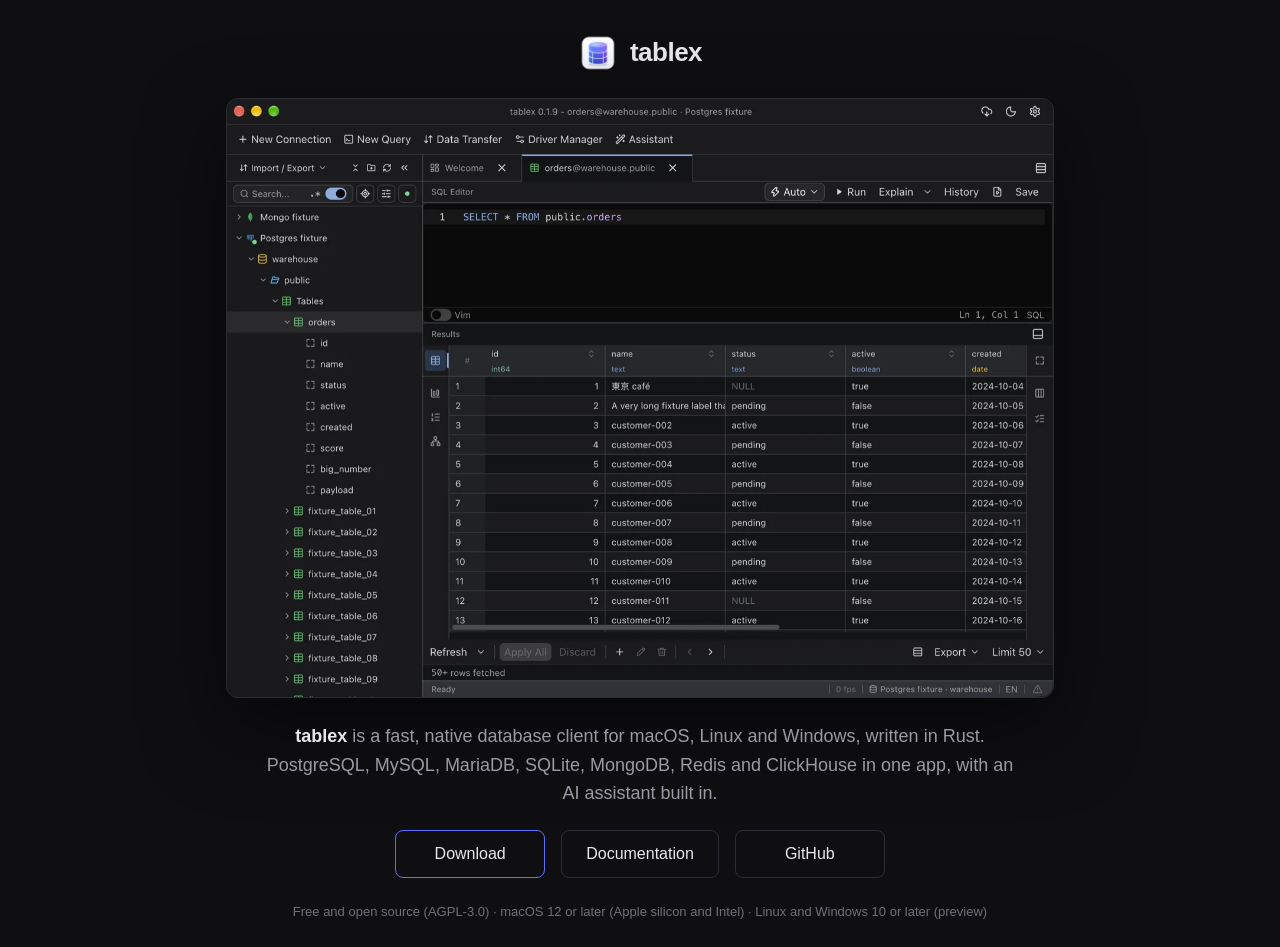
<file: index.html>
<!doctype html>
<html lang="en">
<head>
<meta charset="utf-8">
<meta name="viewport" content="width=device-width, initial-scale=1">
<title>tablex — a fast, native database client for macOS, Linux and Windows</title>
<meta name="description" content="tablex is a fast, native database client for macOS, Linux and Windows, written in Rust. PostgreSQL, MySQL, MariaDB, SQLite, MongoDB, Redis and ClickHouse in one app, with an AI assistant. Free and open source.">
<meta name="color-scheme" content="dark">
<meta name="theme-color" content="#0f0f12">
<link rel="icon" type="image/png" href="assets/favicon.png">
<link rel="apple-touch-icon" href="assets/apple-touch-icon.png">
<meta property="og:type" content="website">
<meta property="og:site_name" content="tablex">
<meta property="og:title" content="tablex — a fast, native database client for macOS, Linux and Windows">
<meta property="og:description" content="PostgreSQL, MySQL, MariaDB, SQLite, MongoDB, Redis and ClickHouse in one native app for macOS, Linux and Windows. Written in Rust. Free and open source.">
<link rel="canonical" href="https://tablex-org.github.io/">
<meta property="og:url" content="https://tablex-org.github.io/">
<meta property="og:image" content="https://tablex-org.github.io/assets/og.png?v=0.1.11">
<meta property="og:image:width" content="1280">
<meta property="og:image:height" content="640">
<meta name="twitter:card" content="summary_large_image">
<script type="application/ld+json">
{
  "@context": "https://schema.org",
  "@type": "SoftwareApplication",
  "name": "tablex",
  "description": "A fast, native database client for macOS, Linux and Windows, written in Rust. PostgreSQL, MySQL, MariaDB, SQLite, MongoDB, Redis and ClickHouse in one app, with an AI assistant.",
  "applicationCategory": "DeveloperApplication",
  "operatingSystem": "macOS 12 or later, Linux, Windows 10 or later",
  "license": "https://www.gnu.org/licenses/agpl-3.0.html",
  "offers": { "@type": "Offer", "price": "0", "priceCurrency": "USD" },
  "downloadUrl": "https://github.com/tablex-org/tablex/releases/latest",
  "codeRepository": "https://github.com/tablex-org/tablex"
}
</script>
<style>
  :root {
    --bg: #0f0f12;
    --text: #e8e8ec;
    --muted: #9a9aa6;
    --line: #2c2c34;
    --accent: #5b6cff;
  }
  * { box-sizing: border-box; }
  html, body { margin: 0; }
  body {
    min-height: 100vh;
    background: var(--bg);
    color: var(--text);
    font: 16px/1.6 -apple-system, BlinkMacSystemFont, "Inter", "Segoe UI", Roboto, sans-serif;
    -webkit-font-smoothing: antialiased;
    display: flex;
    flex-direction: column;
    align-items: center;
    justify-content: center;
    padding: 32px 16px 24px;
  }
  main {
    width: 100%;
    max-width: 980px;
    display: flex;
    flex-direction: column;
    align-items: center;
    text-align: center;
  }
  .brand {
    display: flex;
    align-items: center;
    gap: 12px;
    margin: 0 0 24px;
    font-size: 26px;
    font-weight: 700;
    letter-spacing: -0.02em;
  }
  .brand img { width: 40px; height: 40px; }
  .shot {
    /* The whole page fits one screen, as on a laptop: the window shrinks with the height. */
    width: min(100%, max(320px, calc((100vh - 300px) * 1.38)));
    border: 1px solid var(--line);
    border-radius: 12px;
    overflow: hidden;
    box-shadow: 0 30px 80px rgba(0, 0, 0, 0.55);
    background: #16161a;
  }
  .shot img { display: block; width: 100%; height: auto; }
  h1 {
    margin: 24px 0 0;
    max-width: 760px;
    font-size: 18px;
    font-weight: 400;
    color: var(--muted);
  }
  h1 strong { color: var(--text); font-weight: 600; }
  .actions {
    display: flex;
    flex-wrap: wrap;
    justify-content: center;
    gap: 16px;
    margin-top: 22px;
  }
  .btn {
    min-width: 150px;
    padding: 10px 24px;
    border: 1px solid var(--line);
    border-radius: 8px;
    color: var(--text);
    text-decoration: none;
    font-size: 16px;
    transition: border-color .15s, background .15s;
  }
  .btn:hover { border-color: #4a4a56; background: #18181d; }
  .btn.primary { border-color: var(--accent); }
  .btn.primary:hover { background: rgba(91, 108, 255, 0.12); }
  .btn:focus-visible { outline: 2px solid var(--accent); outline-offset: 2px; }
  footer {
    margin-top: 24px;
    font-size: 13px;
    color: #6f6f7a;
  }
  footer a { color: inherit; }
  @media (max-width: 600px) {
    .brand { font-size: 24px; }
    h1 { font-size: 16px; }
    .btn { min-width: 0; flex: 1; }
  }
</style>
</head>
<body>
<main>
  <div class="brand"><img src="assets/apple-touch-icon.png" alt="" width="44" height="44">tablex</div>
  <div class="shot">
    <img src="assets/app.webp" width="1400" height="1014" alt="tablex with the connection tree expanded down to the columns of a PostgreSQL table, the SQL editor and the result grid">
  </div>
  <h1><strong>tablex</strong> is a fast, native database client for macOS, Linux and Windows, written in Rust. PostgreSQL, MySQL, MariaDB, SQLite, MongoDB, Redis and ClickHouse in one app, with an AI assistant built in.</h1>
  <div class="actions">
    <a class="btn primary" href="https://github.com/tablex-org/tablex/releases/latest">Download</a>
    <a class="btn" href="docs/">Documentation</a>
    <a class="btn" href="https://github.com/tablex-org/tablex">GitHub</a>
  </div>
  <footer>Free and open source (AGPL-3.0) · macOS 12 or later (Apple silicon and Intel) · Linux and Windows 10 or later (preview)</footer>
</main>
</body>
</html>
</file>
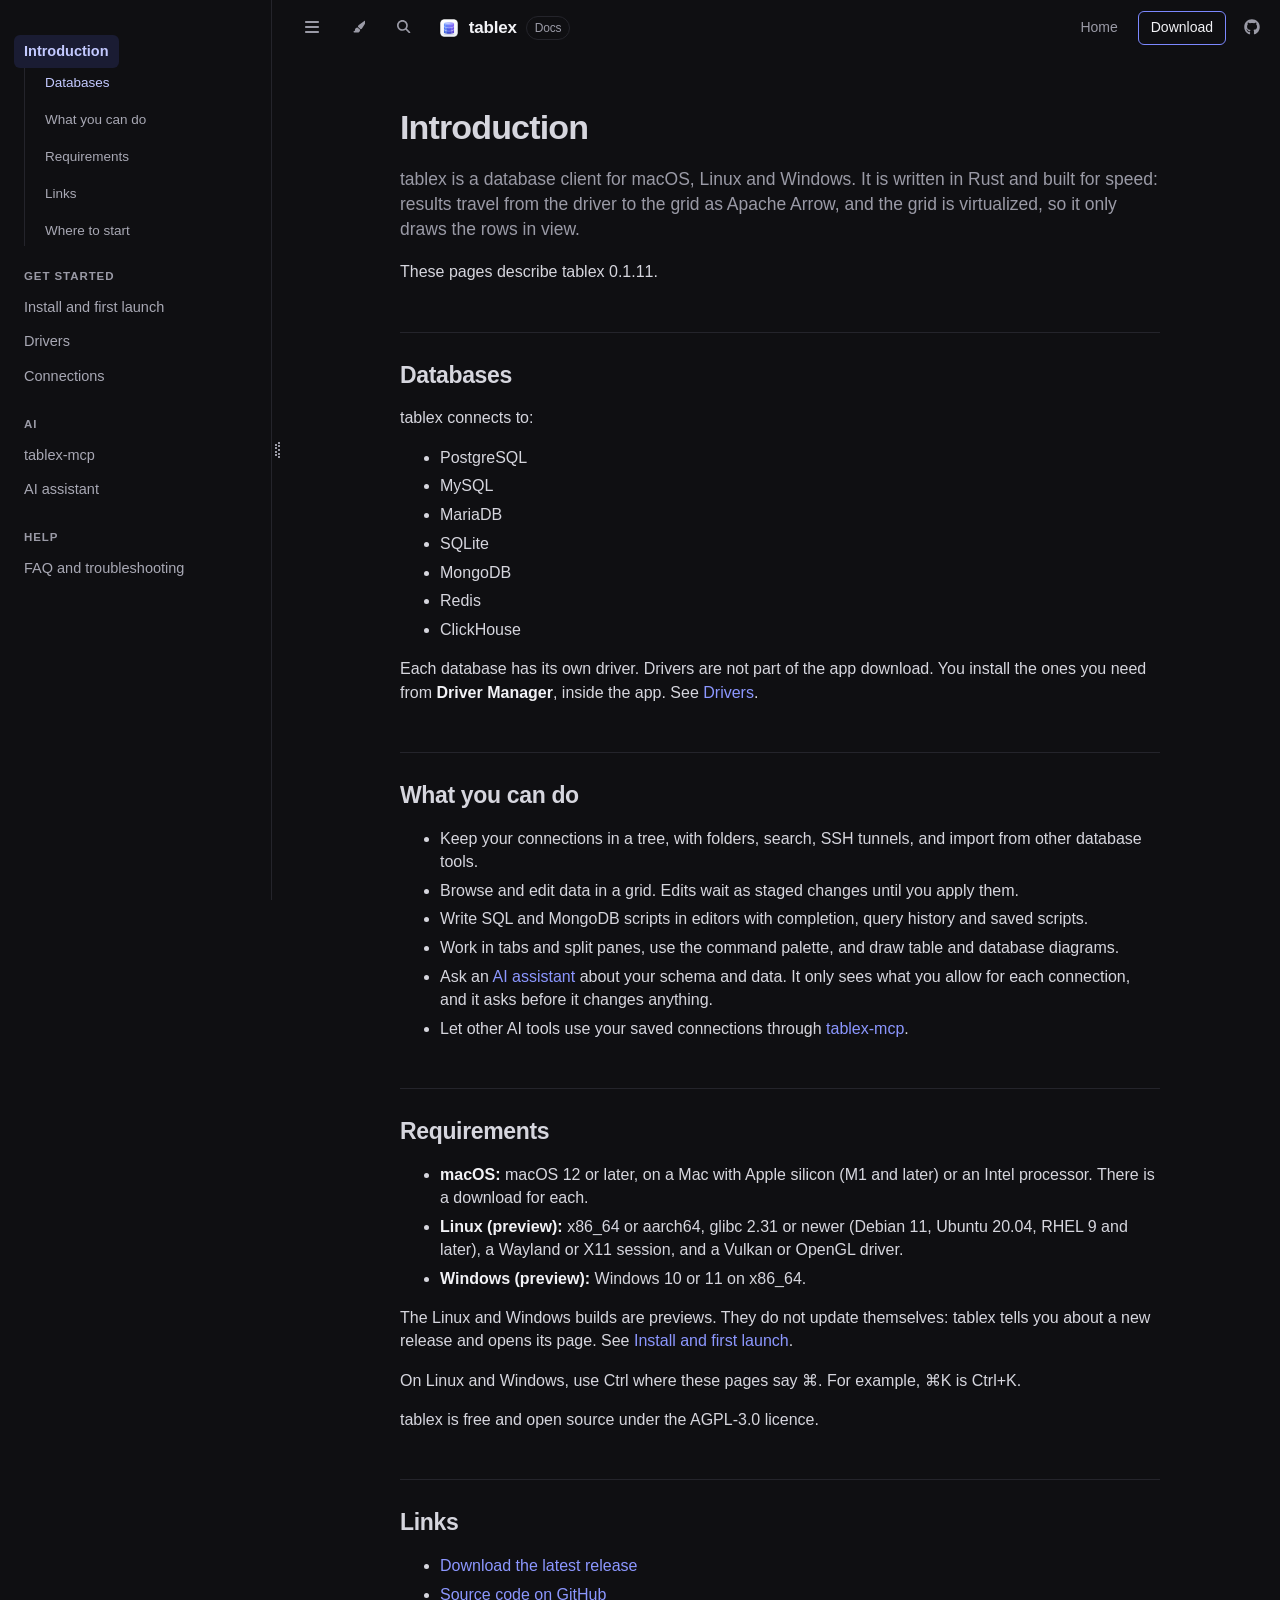
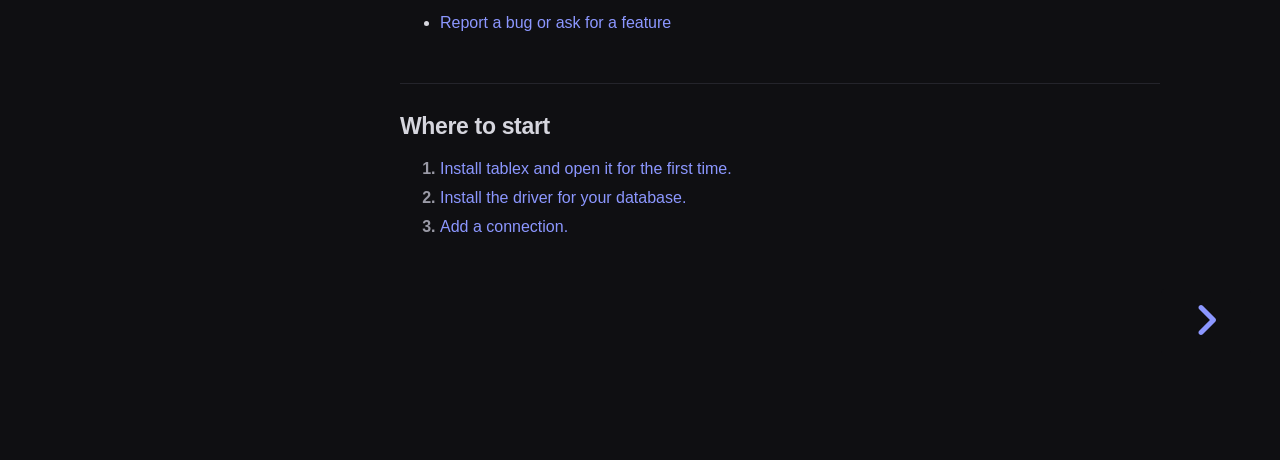
<file: docs/index.html>
<!DOCTYPE HTML>
<html lang="en" class="coal sidebar-visible" dir="ltr">
    <head>
        <!-- Book generated using mdBook -->
        <meta charset="UTF-8">
        <title>Introduction - tablex documentation</title>


        <!-- Custom HTML head -->

        <meta name="description" content="How to install and use tablex, a fast native database client for macOS, Linux and Windows.">
        <meta name="viewport" content="width=device-width, initial-scale=1">
        <meta name="theme-color" content="#0f0f12">

        <link rel="icon" href="favicon-dd0cc40a.svg">
        <link rel="shortcut icon" href="favicon-4f516183.png">
        <link rel="stylesheet" href="css/variables-8adf115d.css">
        <link rel="stylesheet" href="css/general-e96d0476.css">
        <link rel="stylesheet" href="css/chrome-d279d366.css">

        <!-- Fonts -->
        <link rel="stylesheet" href="fonts/fonts-9644e21d.css">

        <!-- Highlight.js Stylesheets -->
        <link rel="stylesheet" id="mdbook-highlight-css" href="highlight-493f70e1.css">
        <link rel="stylesheet" id="mdbook-tomorrow-night-css" href="tomorrow-night-4c0ae647.css">
        <link rel="stylesheet" id="mdbook-ayu-highlight-css" href="ayu-highlight-3fdfc3ac.css">

        <!-- Custom theme stylesheets -->
        <link rel="stylesheet" href="theme/tablex-7b77ac2c.css">


        <!-- Provide site root and default themes to javascript -->
        <script>
            const path_to_root = "";
            const default_light_theme = "coal";
            const default_dark_theme = "coal";
            window.path_to_searchindex_js = "searchindex-7d2ff1ca.js";
        </script>
        <!-- Start loading toc.js asap -->
        <script src="toc-79bf3eb2.js"></script>
    </head>
    <body>
    <div id="mdbook-help-container">
        <div id="mdbook-help-popup">
            <h2 class="mdbook-help-title">Keyboard shortcuts</h2>
            <div>
                <p>Press <kbd>←</kbd> or <kbd>→</kbd> to navigate between chapters</p>
                <p>Press <kbd>S</kbd> or <kbd>/</kbd> to search in the book</p>
                <p>Press <kbd>?</kbd> to show this help</p>
                <p>Press <kbd>Esc</kbd> to hide this help</p>
            </div>
        </div>
    </div>
    <div id="mdbook-body-container">
        <!-- Work around some values being stored in localStorage wrapped in quotes -->
        <script>
            try {
                let theme = localStorage.getItem('mdbook-theme');
                let sidebar = localStorage.getItem('mdbook-sidebar');

                if (theme.startsWith('"') && theme.endsWith('"')) {
                    localStorage.setItem('mdbook-theme', theme.slice(1, theme.length - 1));
                }

                if (sidebar.startsWith('"') && sidebar.endsWith('"')) {
                    localStorage.setItem('mdbook-sidebar', sidebar.slice(1, sidebar.length - 1));
                }
            } catch (e) { }
        </script>

        <!-- Set the theme before any content is loaded, prevents flash -->
        <script>
            const default_theme = window.matchMedia("(prefers-color-scheme: dark)").matches ? default_dark_theme : default_light_theme;
            let theme;
            try { theme = localStorage.getItem('mdbook-theme'); } catch(e) { }
            if (theme === null || theme === undefined) { theme = default_theme; }
            const html = document.documentElement;
            html.classList.remove('coal')
            html.classList.add(theme);
            html.classList.add("js");
        </script>

        <input type="checkbox" id="mdbook-sidebar-toggle-anchor" class="hidden">

        <!-- Hide / unhide sidebar before it is displayed -->
        <script>
            let sidebar = null;
            const sidebar_toggle = document.getElementById("mdbook-sidebar-toggle-anchor");
            if (document.body.clientWidth >= 1080) {
                try { sidebar = localStorage.getItem('mdbook-sidebar'); } catch(e) { }
                sidebar = sidebar || 'visible';
            } else {
                sidebar = 'hidden';
                sidebar_toggle.checked = false;
            }
            if (sidebar === 'visible') {
                sidebar_toggle.checked = true;
            } else {
                html.classList.remove('sidebar-visible');
            }
        </script>

        <nav id="mdbook-sidebar" class="sidebar" aria-label="Table of contents">
            <!-- populated by js -->
            <mdbook-sidebar-scrollbox class="sidebar-scrollbox"></mdbook-sidebar-scrollbox>
            <noscript>
                <iframe class="sidebar-iframe-outer" src="toc.html"></iframe>
            </noscript>
            <div id="mdbook-sidebar-resize-handle" class="sidebar-resize-handle">
                <div class="sidebar-resize-indicator"></div>
            </div>
        </nav>

        <div id="mdbook-page-wrapper" class="page-wrapper">

            <div class="page">
                <div id="mdbook-menu-bar-hover-placeholder"></div>
                <div id="mdbook-menu-bar" class="menu-bar sticky">
                    <div class="left-buttons">
                        <label id="mdbook-sidebar-toggle" class="icon-button" for="mdbook-sidebar-toggle-anchor" title="Toggle Table of Contents" aria-label="Toggle Table of Contents" aria-controls="mdbook-sidebar">
                            <span class=fa-svg><svg xmlns="http://www.w3.org/2000/svg" viewBox="0 0 448 512"><!--! Font Awesome Free 6.2.0 by @fontawesome - https://fontawesome.com License - https://fontawesome.com/license/free (Icons: CC BY 4.0, Fonts: SIL OFL 1.1, Code: MIT License) Copyright 2022 Fonticons, Inc. --><path d="M0 96C0 78.3 14.3 64 32 64H416c17.7 0 32 14.3 32 32s-14.3 32-32 32H32C14.3 128 0 113.7 0 96zM0 256c0-17.7 14.3-32 32-32H416c17.7 0 32 14.3 32 32s-14.3 32-32 32H32c-17.7 0-32-14.3-32-32zM448 416c0 17.7-14.3 32-32 32H32c-17.7 0-32-14.3-32-32s14.3-32 32-32H416c17.7 0 32 14.3 32 32z"/></svg></span>
                        </label>
                        <button id="mdbook-theme-toggle" class="icon-button" type="button" title="Change theme" aria-label="Change theme" aria-haspopup="true" aria-expanded="false" aria-controls="mdbook-theme-list">
                            <span class=fa-svg><svg xmlns="http://www.w3.org/2000/svg" viewBox="0 0 576 512"><!--! Font Awesome Free 6.2.0 by @fontawesome - https://fontawesome.com License - https://fontawesome.com/license/free (Icons: CC BY 4.0, Fonts: SIL OFL 1.1, Code: MIT License) Copyright 2022 Fonticons, Inc. --><path d="M371.3 367.1c27.3-3.9 51.9-19.4 67.2-42.9L600.2 74.1c12.6-19.5 9.4-45.3-7.6-61.2S549.7-4.4 531.1 9.6L294.4 187.2c-24 18-38.2 46.1-38.4 76.1L371.3 367.1zm-19.6 25.4l-116-104.4C175.9 290.3 128 339.6 128 400c0 3.9 .2 7.8 .6 11.6c1.8 17.5-10.2 36.4-27.8 36.4H96c-17.7 0-32 14.3-32 32s14.3 32 32 32H240c61.9 0 112-50.1 112-112c0-2.5-.1-5-.2-7.5z"/></svg></span>
                        </button>
                        <ul id="mdbook-theme-list" class="theme-popup" aria-label="Themes" role="menu">
                            <li role="none"><button role="menuitem" class="theme" id="mdbook-theme-default_theme">Auto</button></li>
                            <li role="none"><button role="menuitem" class="theme" id="mdbook-theme-light">Light</button></li>
                            <li role="none"><button role="menuitem" class="theme" id="mdbook-theme-coal">Dark</button></li>
                            </ul>
                        <button id="mdbook-search-toggle" class="icon-button" type="button" title="Search (`/`)" aria-label="Toggle Searchbar" aria-expanded="false" aria-keyshortcuts="/ s" aria-controls="mdbook-searchbar">
                            <span class=fa-svg><svg xmlns="http://www.w3.org/2000/svg" viewBox="0 0 512 512"><!--! Font Awesome Free 6.2.0 by @fontawesome - https://fontawesome.com License - https://fontawesome.com/license/free (Icons: CC BY 4.0, Fonts: SIL OFL 1.1, Code: MIT License) Copyright 2022 Fonticons, Inc. --><path d="M416 208c0 45.9-14.9 88.3-40 122.7L502.6 457.4c12.5 12.5 12.5 32.8 0 45.3s-32.8 12.5-45.3 0L330.7 376c-34.4 25.2-76.8 40-122.7 40C93.1 416 0 322.9 0 208S93.1 0 208 0S416 93.1 416 208zM208 352c79.5 0 144-64.5 144-144s-64.5-144-144-144S64 128.5 64 208s64.5 144 144 144z"/></svg></span>
                        </button>
                    </div>

                    <a class="brand" href="index.html"><img src="logo.png" alt="" width="22" height="22"><span>tablex</span><span class="brand-docs">Docs</span></a>
                    <div class="menu-spacer"></div>

                    <div class="right-buttons">
                        <a class="site-link" href="../">Home</a>
                        <a class="site-link download" href="https://github.com/tablex-org/tablex/releases/latest">Download</a>
                        <a href="https://github.com/tablex-org/tablex" title="Git repository" aria-label="Git repository">
                            <span class=fa-svg><svg xmlns="http://www.w3.org/2000/svg" viewBox="0 0 496 512"><!--! Font Awesome Free 6.2.0 by @fontawesome - https://fontawesome.com License - https://fontawesome.com/license/free (Icons: CC BY 4.0, Fonts: SIL OFL 1.1, Code: MIT License) Copyright 2022 Fonticons, Inc. --><path d="M165.9 397.4c0 2-2.3 3.6-5.2 3.6-3.3.3-5.6-1.3-5.6-3.6 0-2 2.3-3.6 5.2-3.6 3-.3 5.6 1.3 5.6 3.6zm-31.1-4.5c-.7 2 1.3 4.3 4.3 4.9 2.6 1 5.6 0 6.2-2s-1.3-4.3-4.3-5.2c-2.6-.7-5.5.3-6.2 2.3zm44.2-1.7c-2.9.7-4.9 2.6-4.6 4.9.3 2 2.9 3.3 5.9 2.6 2.9-.7 4.9-2.6 4.6-4.6-.3-1.9-3-3.2-5.9-2.9zM244.8 8C106.1 8 0 113.3 0 252c0 110.9 69.8 205.8 169.5 239.2 12.8 2.3 17.3-5.6 17.3-12.1 0-6.2-.3-40.4-.3-61.4 0 0-70 15-84.7-29.8 0 0-11.4-29.1-27.8-36.6 0 0-22.9-15.7 1.6-15.4 0 0 24.9 2 38.6 25.8 21.9 38.6 58.6 27.5 72.9 20.9 2.3-16 8.8-27.1 16-33.7-55.9-6.2-112.3-14.3-112.3-110.5 0-27.5 7.6-41.3 23.6-58.9-2.6-6.5-11.1-33.3 2.6-67.9 20.9-6.5 69 27 69 27 20-5.6 41.5-8.5 62.8-8.5s42.8 2.9 62.8 8.5c0 0 48.1-33.6 69-27 13.7 34.7 5.2 61.4 2.6 67.9 16 17.7 25.8 31.5 25.8 58.9 0 96.5-58.9 104.2-114.8 110.5 9.2 7.9 17 22.9 17 46.4 0 33.7-.3 75.4-.3 83.6 0 6.5 4.6 14.4 17.3 12.1C428.2 457.8 496 362.9 496 252 496 113.3 383.5 8 244.8 8zM97.2 352.9c-1.3 1-1 3.3.7 5.2 1.6 1.6 3.9 2.3 5.2 1 1.3-1 1-3.3-.7-5.2-1.6-1.6-3.9-2.3-5.2-1zm-10.8-8.1c-.7 1.3.3 2.9 2.3 3.9 1.6 1 3.6.7 4.3-.7.7-1.3-.3-2.9-2.3-3.9-2-.6-3.6-.3-4.3.7zm32.4 35.6c-1.6 1.3-1 4.3 1.3 6.2 2.3 2.3 5.2 2.6 6.5 1 1.3-1.3.7-4.3-1.3-6.2-2.2-2.3-5.2-2.6-6.5-1zm-11.4-14.7c-1.6 1-1.6 3.6 0 5.9 1.6 2.3 4.3 3.3 5.6 2.3 1.6-1.3 1.6-3.9 0-6.2-1.4-2.3-4-3.3-5.6-2z"/></svg></span>
                        </a>

                    </div>
                </div>

                <div id="mdbook-search-wrapper" class="hidden">
                    <form id="mdbook-searchbar-outer" class="searchbar-outer">
                        <div class="search-wrapper">
                            <input type="search" id="mdbook-searchbar" name="searchbar" placeholder="Search this book ..." aria-controls="mdbook-searchresults-outer" aria-describedby="searchresults-header">
                            <div class="spinner-wrapper">
                                <span class=fa-svg id="fa-spin"><svg xmlns="http://www.w3.org/2000/svg" viewBox="0 0 512 512"><!--! Font Awesome Free 6.2.0 by @fontawesome - https://fontawesome.com License - https://fontawesome.com/license/free (Icons: CC BY 4.0, Fonts: SIL OFL 1.1, Code: MIT License) Copyright 2022 Fonticons, Inc. --><path d="M304 48c0-26.5-21.5-48-48-48s-48 21.5-48 48s21.5 48 48 48s48-21.5 48-48zm0 416c0-26.5-21.5-48-48-48s-48 21.5-48 48s21.5 48 48 48s48-21.5 48-48zM48 304c26.5 0 48-21.5 48-48s-21.5-48-48-48s-48 21.5-48 48s21.5 48 48 48zm464-48c0-26.5-21.5-48-48-48s-48 21.5-48 48s21.5 48 48 48s48-21.5 48-48zM142.9 437c18.7-18.7 18.7-49.1 0-67.9s-49.1-18.7-67.9 0s-18.7 49.1 0 67.9s49.1 18.7 67.9 0zm0-294.2c18.7-18.7 18.7-49.1 0-67.9S93.7 56.2 75 75s-18.7 49.1 0 67.9s49.1 18.7 67.9 0zM369.1 437c18.7 18.7 49.1 18.7 67.9 0s18.7-49.1 0-67.9s-49.1-18.7-67.9 0s-18.7 49.1 0 67.9z"/></svg></span>
                            </div>
                        </div>
                    </form>
                    <div id="mdbook-searchresults-outer" class="searchresults-outer hidden">
                        <div id="mdbook-searchresults-header" class="searchresults-header"></div>
                        <ul id="mdbook-searchresults">
                        </ul>
                    </div>
                </div>

                <!-- Apply ARIA attributes after the sidebar and the sidebar toggle button are added to the DOM -->
                <script>
                    document.getElementById('mdbook-sidebar-toggle').setAttribute('aria-expanded', sidebar === 'visible');
                    document.getElementById('mdbook-sidebar').setAttribute('aria-hidden', sidebar !== 'visible');
                    Array.from(document.querySelectorAll('#mdbook-sidebar a')).forEach(function(link) {
                        link.setAttribute('tabIndex', sidebar === 'visible' ? 0 : -1);
                    });
                </script>

                <div id="mdbook-content" class="content">
                    <main>
                        <h1 id="introduction"><a class="header" href="#introduction">Introduction</a></h1>
<p>tablex is a database client for macOS, Linux and Windows. It is written in Rust and built for speed: results travel from the driver to the grid as Apache Arrow, and the grid is virtualized, so it only draws the rows in view.</p>
<p>These pages describe tablex 0.1.11.</p>
<h2 id="databases"><a class="header" href="#databases">Databases</a></h2>
<p>tablex connects to:</p>
<ul>
<li>PostgreSQL</li>
<li>MySQL</li>
<li>MariaDB</li>
<li>SQLite</li>
<li>MongoDB</li>
<li>Redis</li>
<li>ClickHouse</li>
</ul>
<p>Each database has its own driver. Drivers are not part of the app download. You install the ones you need from <strong>Driver Manager</strong>, inside the app. See <a href="drivers.html">Drivers</a>.</p>
<h2 id="what-you-can-do"><a class="header" href="#what-you-can-do">What you can do</a></h2>
<ul>
<li>Keep your connections in a tree, with folders, search, SSH tunnels, and import from other database tools.</li>
<li>Browse and edit data in a grid. Edits wait as staged changes until you apply them.</li>
<li>Write SQL and MongoDB scripts in editors with completion, query history and saved scripts.</li>
<li>Work in tabs and split panes, use the command palette, and draw table and database diagrams.</li>
<li>Ask an <a href="assistant.html">AI assistant</a> about your schema and data. It only sees what you allow for each connection, and it asks before it changes anything.</li>
<li>Let other AI tools use your saved connections through <a href="tablex-mcp.html">tablex-mcp</a>.</li>
</ul>
<h2 id="requirements"><a class="header" href="#requirements">Requirements</a></h2>
<ul>
<li><strong>macOS:</strong> macOS 12 or later, on a Mac with Apple silicon (M1 and later) or an Intel processor. There is a download for each.</li>
<li><strong>Linux (preview):</strong> x86_64 or aarch64, glibc 2.31 or newer (Debian 11, Ubuntu 20.04, RHEL 9 and later), a Wayland or X11 session, and a Vulkan or OpenGL driver.</li>
<li><strong>Windows (preview):</strong> Windows 10 or 11 on x86_64.</li>
</ul>
<p>The Linux and Windows builds are previews. They do not update themselves: tablex tells you about a new release and opens its page. See <a href="install.html">Install and first launch</a>.</p>
<p>On Linux and Windows, use Ctrl where these pages say ⌘. For example, ⌘K is Ctrl+K.</p>
<p>tablex is free and open source under the AGPL-3.0 licence.</p>
<h2 id="links"><a class="header" href="#links">Links</a></h2>
<ul>
<li><a href="https://github.com/tablex-org/tablex/releases/latest">Download the latest release</a></li>
<li><a href="https://github.com/tablex-org/tablex">Source code on GitHub</a></li>
<li><a href="https://github.com/tablex-org/tablex/issues">Report a bug or ask for a feature</a></li>
</ul>
<h2 id="where-to-start"><a class="header" href="#where-to-start">Where to start</a></h2>
<ol>
<li><a href="install.html">Install tablex and open it for the first time.</a></li>
<li><a href="drivers.html">Install the driver for your database.</a></li>
<li><a href="connections.html">Add a connection.</a></li>
</ol>

                    </main>

                    <nav class="nav-wrapper" aria-label="Page navigation">
                        <!-- Mobile navigation buttons -->

                            <a rel="next prefetch" href="install.html" class="mobile-nav-chapters next" title="Next chapter" aria-label="Next chapter" aria-keyshortcuts="Right">
                                <span class=fa-svg><svg xmlns="http://www.w3.org/2000/svg" viewBox="0 0 320 512"><!--! Font Awesome Free 6.2.0 by @fontawesome - https://fontawesome.com License - https://fontawesome.com/license/free (Icons: CC BY 4.0, Fonts: SIL OFL 1.1, Code: MIT License) Copyright 2022 Fonticons, Inc. --><path d="M278.6 233.4c12.5 12.5 12.5 32.8 0 45.3l-160 160c-12.5 12.5-32.8 12.5-45.3 0s-12.5-32.8 0-45.3L210.7 256 73.4 118.6c-12.5-12.5-12.5-32.8 0-45.3s32.8-12.5 45.3 0l160 160z"/></svg></span>
                            </a>

                        <div style="clear: both"></div>
                    </nav>
                </div>
            </div>

            <nav class="nav-wide-wrapper" aria-label="Page navigation">

                    <a rel="next prefetch" href="install.html" class="nav-chapters next" title="Next chapter" aria-label="Next chapter" aria-keyshortcuts="Right">
                        <span class=fa-svg><svg xmlns="http://www.w3.org/2000/svg" viewBox="0 0 320 512"><!--! Font Awesome Free 6.2.0 by @fontawesome - https://fontawesome.com License - https://fontawesome.com/license/free (Icons: CC BY 4.0, Fonts: SIL OFL 1.1, Code: MIT License) Copyright 2022 Fonticons, Inc. --><path d="M278.6 233.4c12.5 12.5 12.5 32.8 0 45.3l-160 160c-12.5 12.5-32.8 12.5-45.3 0s-12.5-32.8 0-45.3L210.7 256 73.4 118.6c-12.5-12.5-12.5-32.8 0-45.3s32.8-12.5 45.3 0l160 160z"/></svg></span>
                    </a>
            </nav>

        </div>

        <template id=fa-eye><span class=fa-svg><svg xmlns="http://www.w3.org/2000/svg" viewBox="0 0 576 512"><!--! Font Awesome Free 6.2.0 by @fontawesome - https://fontawesome.com License - https://fontawesome.com/license/free (Icons: CC BY 4.0, Fonts: SIL OFL 1.1, Code: MIT License) Copyright 2022 Fonticons, Inc. --><path d="M288 32c-80.8 0-145.5 36.8-192.6 80.6C48.6 156 17.3 208 2.5 243.7c-3.3 7.9-3.3 16.7 0 24.6C17.3 304 48.6 356 95.4 399.4C142.5 443.2 207.2 480 288 480s145.5-36.8 192.6-80.6c46.8-43.5 78.1-95.4 93-131.1c3.3-7.9 3.3-16.7 0-24.6c-14.9-35.7-46.2-87.7-93-131.1C433.5 68.8 368.8 32 288 32zM432 256c0 79.5-64.5 144-144 144s-144-64.5-144-144s64.5-144 144-144s144 64.5 144 144zM288 192c0 35.3-28.7 64-64 64c-11.5 0-22.3-3-31.6-8.4c-.2 2.8-.4 5.5-.4 8.4c0 53 43 96 96 96s96-43 96-96s-43-96-96-96c-2.8 0-5.6 .1-8.4 .4c5.3 9.3 8.4 20.1 8.4 31.6z"/></svg></span></template>
        <template id=fa-eye-slash><span class=fa-svg><svg xmlns="http://www.w3.org/2000/svg" viewBox="0 0 640 512"><!--! Font Awesome Free 6.2.0 by @fontawesome - https://fontawesome.com License - https://fontawesome.com/license/free (Icons: CC BY 4.0, Fonts: SIL OFL 1.1, Code: MIT License) Copyright 2022 Fonticons, Inc. --><path d="M38.8 5.1C28.4-3.1 13.3-1.2 5.1 9.2S-1.2 34.7 9.2 42.9l592 464c10.4 8.2 25.5 6.3 33.7-4.1s6.3-25.5-4.1-33.7L525.6 386.7c39.6-40.6 66.4-86.1 79.9-118.4c3.3-7.9 3.3-16.7 0-24.6c-14.9-35.7-46.2-87.7-93-131.1C465.5 68.8 400.8 32 320 32c-68.2 0-125 26.3-169.3 60.8L38.8 5.1zM223.1 149.5C248.6 126.2 282.7 112 320 112c79.5 0 144 64.5 144 144c0 24.9-6.3 48.3-17.4 68.7L408 294.5c5.2-11.8 8-24.8 8-38.5c0-53-43-96-96-96c-2.8 0-5.6 .1-8.4 .4c5.3 9.3 8.4 20.1 8.4 31.6c0 10.2-2.4 19.8-6.6 28.3l-90.3-70.8zm223.1 298L373 389.9c-16.4 6.5-34.3 10.1-53 10.1c-79.5 0-144-64.5-144-144c0-6.9 .5-13.6 1.4-20.2L83.1 161.5C60.3 191.2 44 220.8 34.5 243.7c-3.3 7.9-3.3 16.7 0 24.6c14.9 35.7 46.2 87.7 93 131.1C174.5 443.2 239.2 480 320 480c47.8 0 89.9-12.9 126.2-32.5z"/></svg></span></template>
        <template id=fa-copy><span class=fa-svg><svg xmlns="http://www.w3.org/2000/svg" viewBox="0 0 512 512"><!--! Font Awesome Free 6.2.0 by @fontawesome - https://fontawesome.com License - https://fontawesome.com/license/free (Icons: CC BY 4.0, Fonts: SIL OFL 1.1, Code: MIT License) Copyright 2022 Fonticons, Inc. --><path d="M502.6 70.63l-61.25-61.25C435.4 3.371 427.2 0 418.7 0H255.1c-35.35 0-64 28.66-64 64l.0195 256C192 355.4 220.7 384 256 384h192c35.2 0 64-28.8 64-64V93.25C512 84.77 508.6 76.63 502.6 70.63zM464 320c0 8.836-7.164 16-16 16H255.1c-8.838 0-16-7.164-16-16L239.1 64.13c0-8.836 7.164-16 16-16h128L384 96c0 17.67 14.33 32 32 32h47.1V320zM272 448c0 8.836-7.164 16-16 16H63.1c-8.838 0-16-7.164-16-16L47.98 192.1c0-8.836 7.164-16 16-16H160V128H63.99c-35.35 0-64 28.65-64 64l.0098 256C.002 483.3 28.66 512 64 512h192c35.2 0 64-28.8 64-64v-32h-47.1L272 448z"/></svg></span></template>
        <template id=fa-play><span class=fa-svg><svg xmlns="http://www.w3.org/2000/svg" viewBox="0 0 384 512"><!--! Font Awesome Free 6.2.0 by @fontawesome - https://fontawesome.com License - https://fontawesome.com/license/free (Icons: CC BY 4.0, Fonts: SIL OFL 1.1, Code: MIT License) Copyright 2022 Fonticons, Inc. --><path d="M73 39c-14.8-9.1-33.4-9.4-48.5-.9S0 62.6 0 80V432c0 17.4 9.4 33.4 24.5 41.9s33.7 8.1 48.5-.9L361 297c14.3-8.7 23-24.2 23-41s-8.7-32.2-23-41L73 39z"/></svg></span></template>
        <template id=fa-clock-rotate-left><span class=fa-svg><svg xmlns="http://www.w3.org/2000/svg" viewBox="0 0 512 512"><!--! Font Awesome Free 6.2.0 by @fontawesome - https://fontawesome.com License - https://fontawesome.com/license/free (Icons: CC BY 4.0, Fonts: SIL OFL 1.1, Code: MIT License) Copyright 2022 Fonticons, Inc. --><path d="M75 75L41 41C25.9 25.9 0 36.6 0 57.9V168c0 13.3 10.7 24 24 24H134.1c21.4 0 32.1-25.9 17-41l-30.8-30.8C155 85.5 203 64 256 64c106 0 192 86 192 192s-86 192-192 192c-40.8 0-78.6-12.7-109.7-34.4c-14.5-10.1-34.4-6.6-44.6 7.9s-6.6 34.4 7.9 44.6C151.2 495 201.7 512 256 512c141.4 0 256-114.6 256-256S397.4 0 256 0C185.3 0 121.3 28.7 75 75zm181 53c-13.3 0-24 10.7-24 24V256c0 6.4 2.5 12.5 7 17l72 72c9.4 9.4 24.6 9.4 33.9 0s9.4-24.6 0-33.9l-65-65V152c0-13.3-10.7-24-24-24z"/></svg></span></template>



        <script>
            window.playground_copyable = true;
        </script>


        <script src="elasticlunr-ef4e11c1.min.js"></script>
        <script src="mark-09e88c2c.min.js"></script>
        <script src="searcher-09f2665d.js"></script>

        <script src="clipboard-1626706a.min.js"></script>
        <script src="highlight-abc7f01d.js"></script>
        <script src="book-609e4cb8.js"></script>

        <!-- Custom JS scripts -->



    </div>
    </body>
</html>
</file>
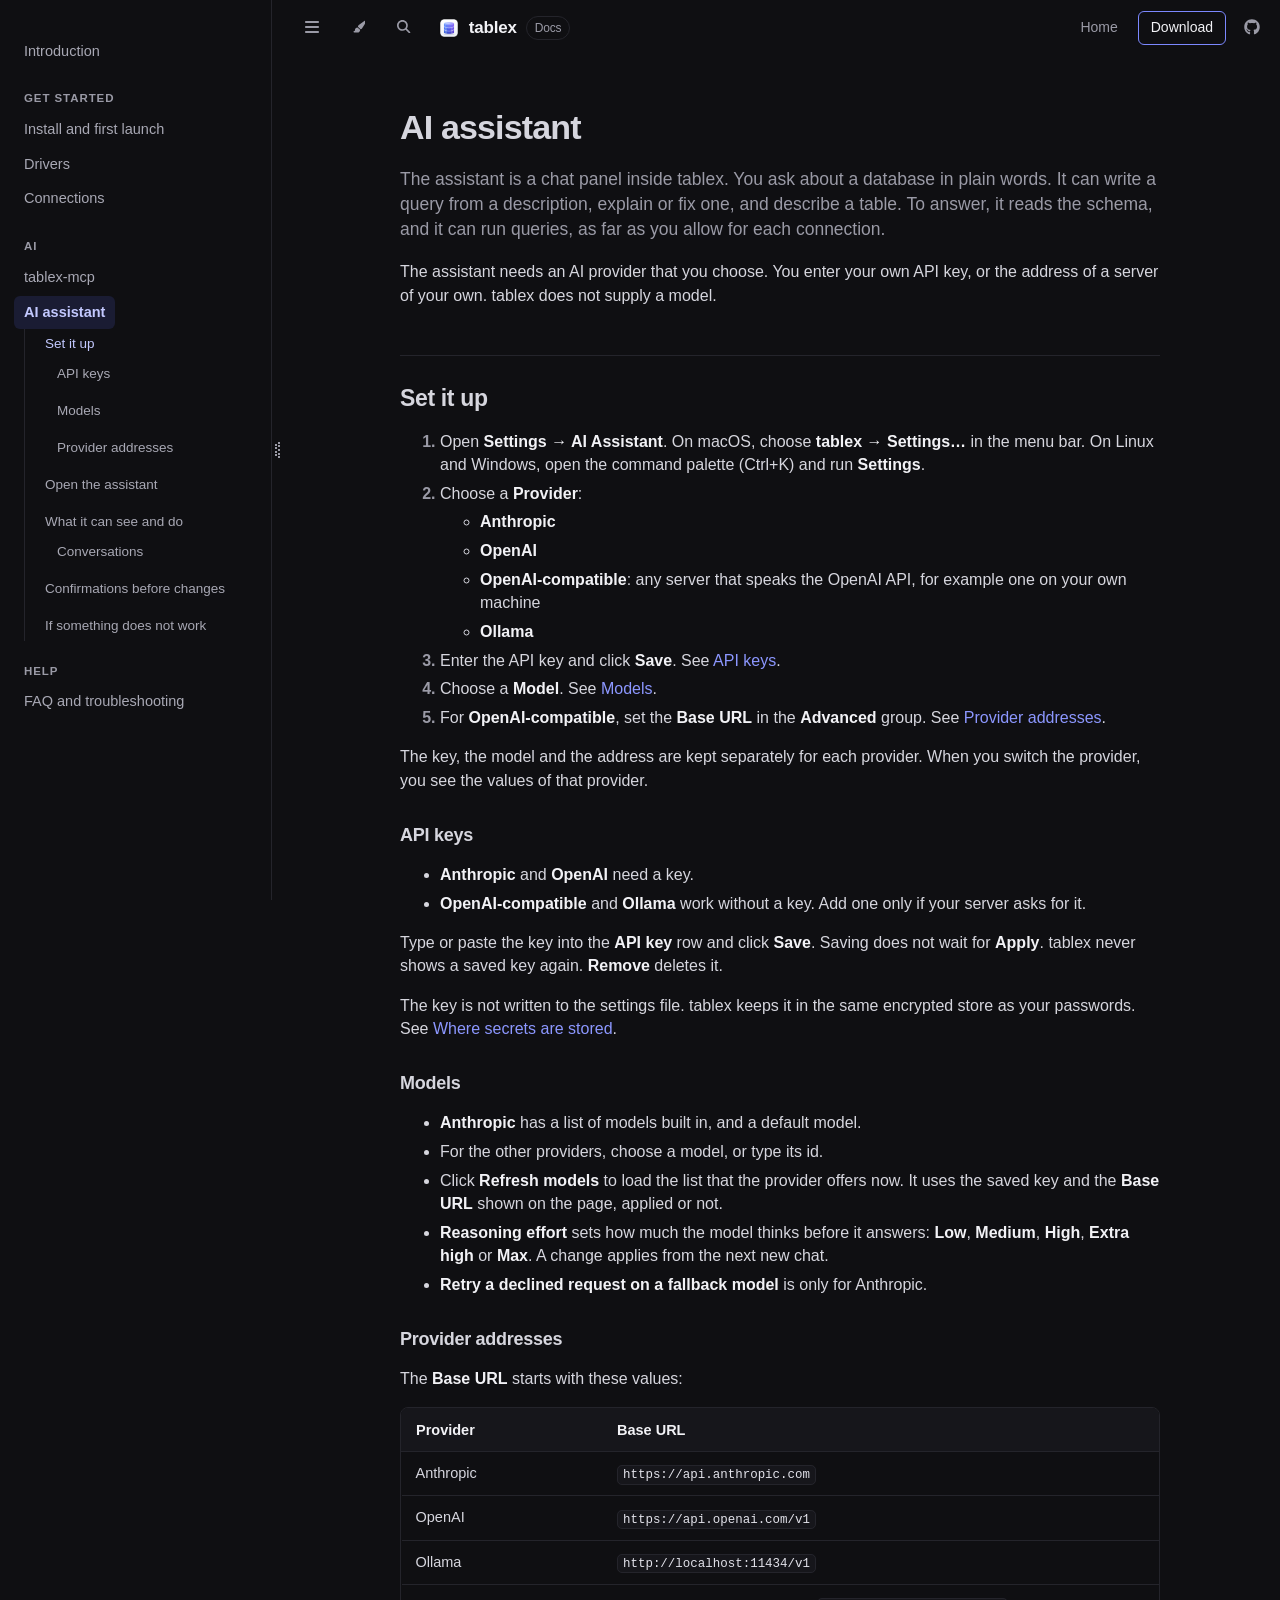
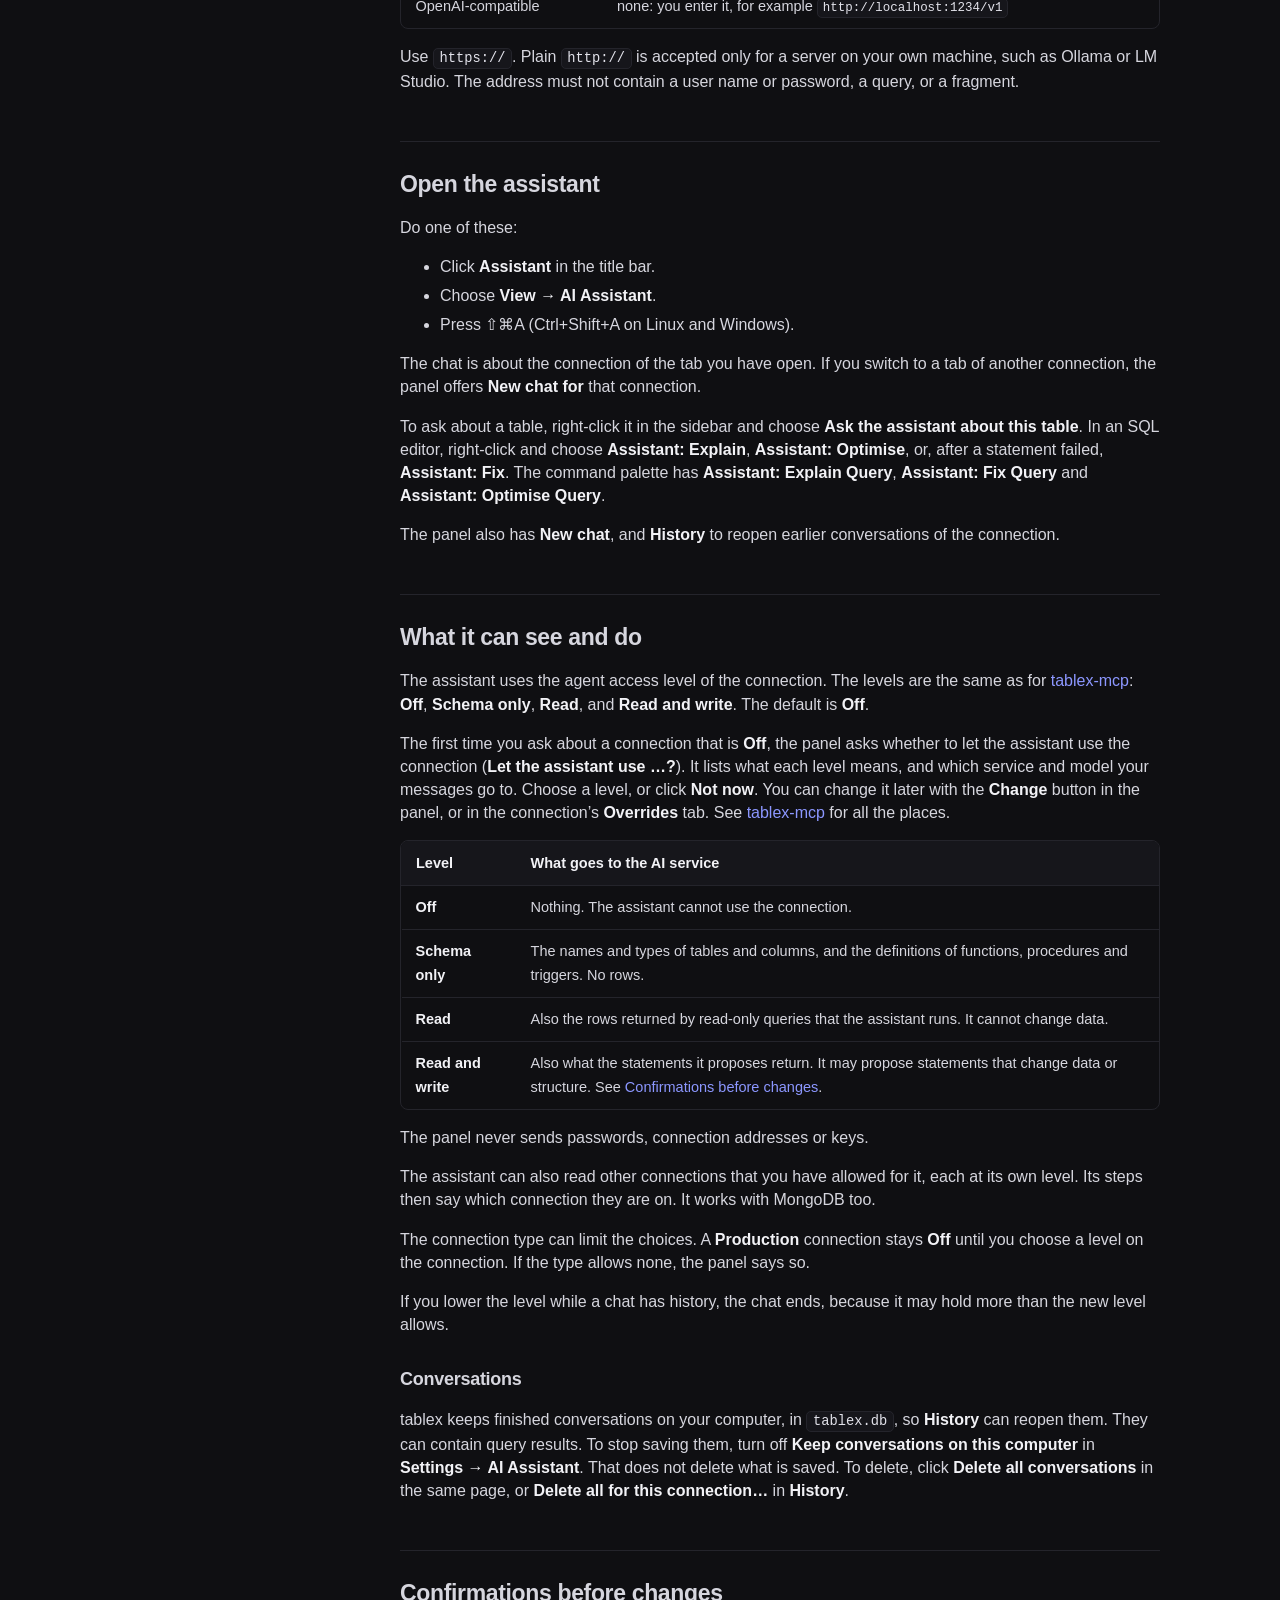
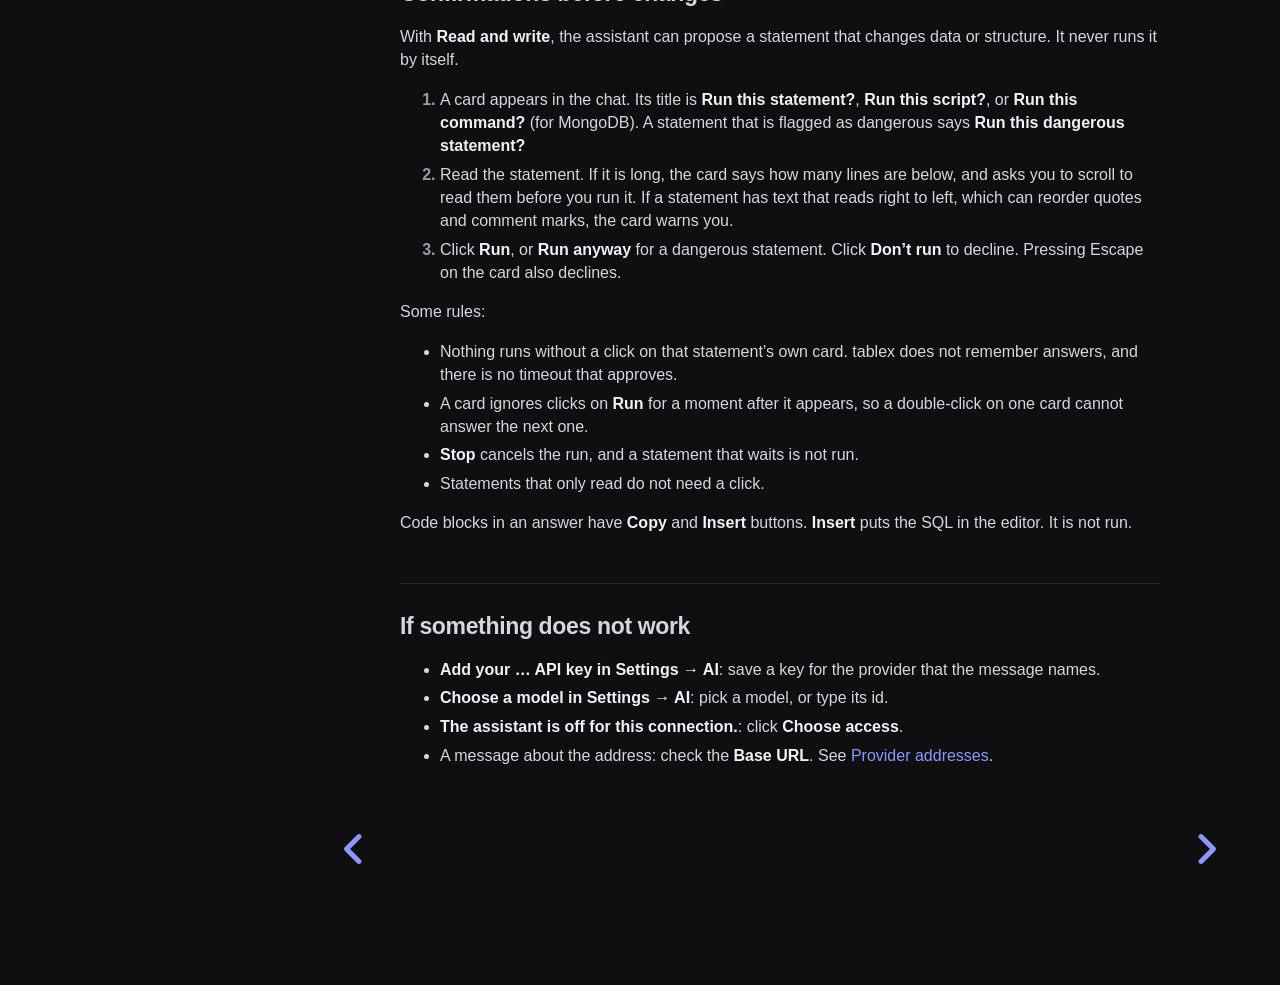
<file: docs/assistant.html>
<!DOCTYPE HTML>
<html lang="en" class="coal sidebar-visible" dir="ltr">
    <head>
        <!-- Book generated using mdBook -->
        <meta charset="UTF-8">
        <title>AI assistant - tablex documentation</title>


        <!-- Custom HTML head -->

        <meta name="description" content="How to install and use tablex, a fast native database client for macOS, Linux and Windows.">
        <meta name="viewport" content="width=device-width, initial-scale=1">
        <meta name="theme-color" content="#0f0f12">

        <link rel="icon" href="favicon-dd0cc40a.svg">
        <link rel="shortcut icon" href="favicon-4f516183.png">
        <link rel="stylesheet" href="css/variables-8adf115d.css">
        <link rel="stylesheet" href="css/general-e96d0476.css">
        <link rel="stylesheet" href="css/chrome-d279d366.css">

        <!-- Fonts -->
        <link rel="stylesheet" href="fonts/fonts-9644e21d.css">

        <!-- Highlight.js Stylesheets -->
        <link rel="stylesheet" id="mdbook-highlight-css" href="highlight-493f70e1.css">
        <link rel="stylesheet" id="mdbook-tomorrow-night-css" href="tomorrow-night-4c0ae647.css">
        <link rel="stylesheet" id="mdbook-ayu-highlight-css" href="ayu-highlight-3fdfc3ac.css">

        <!-- Custom theme stylesheets -->
        <link rel="stylesheet" href="theme/tablex-7b77ac2c.css">


        <!-- Provide site root and default themes to javascript -->
        <script>
            const path_to_root = "";
            const default_light_theme = "coal";
            const default_dark_theme = "coal";
            window.path_to_searchindex_js = "searchindex-7d2ff1ca.js";
        </script>
        <!-- Start loading toc.js asap -->
        <script src="toc-79bf3eb2.js"></script>
    </head>
    <body>
    <div id="mdbook-help-container">
        <div id="mdbook-help-popup">
            <h2 class="mdbook-help-title">Keyboard shortcuts</h2>
            <div>
                <p>Press <kbd>←</kbd> or <kbd>→</kbd> to navigate between chapters</p>
                <p>Press <kbd>S</kbd> or <kbd>/</kbd> to search in the book</p>
                <p>Press <kbd>?</kbd> to show this help</p>
                <p>Press <kbd>Esc</kbd> to hide this help</p>
            </div>
        </div>
    </div>
    <div id="mdbook-body-container">
        <!-- Work around some values being stored in localStorage wrapped in quotes -->
        <script>
            try {
                let theme = localStorage.getItem('mdbook-theme');
                let sidebar = localStorage.getItem('mdbook-sidebar');

                if (theme.startsWith('"') && theme.endsWith('"')) {
                    localStorage.setItem('mdbook-theme', theme.slice(1, theme.length - 1));
                }

                if (sidebar.startsWith('"') && sidebar.endsWith('"')) {
                    localStorage.setItem('mdbook-sidebar', sidebar.slice(1, sidebar.length - 1));
                }
            } catch (e) { }
        </script>

        <!-- Set the theme before any content is loaded, prevents flash -->
        <script>
            const default_theme = window.matchMedia("(prefers-color-scheme: dark)").matches ? default_dark_theme : default_light_theme;
            let theme;
            try { theme = localStorage.getItem('mdbook-theme'); } catch(e) { }
            if (theme === null || theme === undefined) { theme = default_theme; }
            const html = document.documentElement;
            html.classList.remove('coal')
            html.classList.add(theme);
            html.classList.add("js");
        </script>

        <input type="checkbox" id="mdbook-sidebar-toggle-anchor" class="hidden">

        <!-- Hide / unhide sidebar before it is displayed -->
        <script>
            let sidebar = null;
            const sidebar_toggle = document.getElementById("mdbook-sidebar-toggle-anchor");
            if (document.body.clientWidth >= 1080) {
                try { sidebar = localStorage.getItem('mdbook-sidebar'); } catch(e) { }
                sidebar = sidebar || 'visible';
            } else {
                sidebar = 'hidden';
                sidebar_toggle.checked = false;
            }
            if (sidebar === 'visible') {
                sidebar_toggle.checked = true;
            } else {
                html.classList.remove('sidebar-visible');
            }
        </script>

        <nav id="mdbook-sidebar" class="sidebar" aria-label="Table of contents">
            <!-- populated by js -->
            <mdbook-sidebar-scrollbox class="sidebar-scrollbox"></mdbook-sidebar-scrollbox>
            <noscript>
                <iframe class="sidebar-iframe-outer" src="toc.html"></iframe>
            </noscript>
            <div id="mdbook-sidebar-resize-handle" class="sidebar-resize-handle">
                <div class="sidebar-resize-indicator"></div>
            </div>
        </nav>

        <div id="mdbook-page-wrapper" class="page-wrapper">

            <div class="page">
                <div id="mdbook-menu-bar-hover-placeholder"></div>
                <div id="mdbook-menu-bar" class="menu-bar sticky">
                    <div class="left-buttons">
                        <label id="mdbook-sidebar-toggle" class="icon-button" for="mdbook-sidebar-toggle-anchor" title="Toggle Table of Contents" aria-label="Toggle Table of Contents" aria-controls="mdbook-sidebar">
                            <span class=fa-svg><svg xmlns="http://www.w3.org/2000/svg" viewBox="0 0 448 512"><!--! Font Awesome Free 6.2.0 by @fontawesome - https://fontawesome.com License - https://fontawesome.com/license/free (Icons: CC BY 4.0, Fonts: SIL OFL 1.1, Code: MIT License) Copyright 2022 Fonticons, Inc. --><path d="M0 96C0 78.3 14.3 64 32 64H416c17.7 0 32 14.3 32 32s-14.3 32-32 32H32C14.3 128 0 113.7 0 96zM0 256c0-17.7 14.3-32 32-32H416c17.7 0 32 14.3 32 32s-14.3 32-32 32H32c-17.7 0-32-14.3-32-32zM448 416c0 17.7-14.3 32-32 32H32c-17.7 0-32-14.3-32-32s14.3-32 32-32H416c17.7 0 32 14.3 32 32z"/></svg></span>
                        </label>
                        <button id="mdbook-theme-toggle" class="icon-button" type="button" title="Change theme" aria-label="Change theme" aria-haspopup="true" aria-expanded="false" aria-controls="mdbook-theme-list">
                            <span class=fa-svg><svg xmlns="http://www.w3.org/2000/svg" viewBox="0 0 576 512"><!--! Font Awesome Free 6.2.0 by @fontawesome - https://fontawesome.com License - https://fontawesome.com/license/free (Icons: CC BY 4.0, Fonts: SIL OFL 1.1, Code: MIT License) Copyright 2022 Fonticons, Inc. --><path d="M371.3 367.1c27.3-3.9 51.9-19.4 67.2-42.9L600.2 74.1c12.6-19.5 9.4-45.3-7.6-61.2S549.7-4.4 531.1 9.6L294.4 187.2c-24 18-38.2 46.1-38.4 76.1L371.3 367.1zm-19.6 25.4l-116-104.4C175.9 290.3 128 339.6 128 400c0 3.9 .2 7.8 .6 11.6c1.8 17.5-10.2 36.4-27.8 36.4H96c-17.7 0-32 14.3-32 32s14.3 32 32 32H240c61.9 0 112-50.1 112-112c0-2.5-.1-5-.2-7.5z"/></svg></span>
                        </button>
                        <ul id="mdbook-theme-list" class="theme-popup" aria-label="Themes" role="menu">
                            <li role="none"><button role="menuitem" class="theme" id="mdbook-theme-default_theme">Auto</button></li>
                            <li role="none"><button role="menuitem" class="theme" id="mdbook-theme-light">Light</button></li>
                            <li role="none"><button role="menuitem" class="theme" id="mdbook-theme-coal">Dark</button></li>
                            </ul>
                        <button id="mdbook-search-toggle" class="icon-button" type="button" title="Search (`/`)" aria-label="Toggle Searchbar" aria-expanded="false" aria-keyshortcuts="/ s" aria-controls="mdbook-searchbar">
                            <span class=fa-svg><svg xmlns="http://www.w3.org/2000/svg" viewBox="0 0 512 512"><!--! Font Awesome Free 6.2.0 by @fontawesome - https://fontawesome.com License - https://fontawesome.com/license/free (Icons: CC BY 4.0, Fonts: SIL OFL 1.1, Code: MIT License) Copyright 2022 Fonticons, Inc. --><path d="M416 208c0 45.9-14.9 88.3-40 122.7L502.6 457.4c12.5 12.5 12.5 32.8 0 45.3s-32.8 12.5-45.3 0L330.7 376c-34.4 25.2-76.8 40-122.7 40C93.1 416 0 322.9 0 208S93.1 0 208 0S416 93.1 416 208zM208 352c79.5 0 144-64.5 144-144s-64.5-144-144-144S64 128.5 64 208s64.5 144 144 144z"/></svg></span>
                        </button>
                    </div>

                    <a class="brand" href="index.html"><img src="logo.png" alt="" width="22" height="22"><span>tablex</span><span class="brand-docs">Docs</span></a>
                    <div class="menu-spacer"></div>

                    <div class="right-buttons">
                        <a class="site-link" href="../">Home</a>
                        <a class="site-link download" href="https://github.com/tablex-org/tablex/releases/latest">Download</a>
                        <a href="https://github.com/tablex-org/tablex" title="Git repository" aria-label="Git repository">
                            <span class=fa-svg><svg xmlns="http://www.w3.org/2000/svg" viewBox="0 0 496 512"><!--! Font Awesome Free 6.2.0 by @fontawesome - https://fontawesome.com License - https://fontawesome.com/license/free (Icons: CC BY 4.0, Fonts: SIL OFL 1.1, Code: MIT License) Copyright 2022 Fonticons, Inc. --><path d="M165.9 397.4c0 2-2.3 3.6-5.2 3.6-3.3.3-5.6-1.3-5.6-3.6 0-2 2.3-3.6 5.2-3.6 3-.3 5.6 1.3 5.6 3.6zm-31.1-4.5c-.7 2 1.3 4.3 4.3 4.9 2.6 1 5.6 0 6.2-2s-1.3-4.3-4.3-5.2c-2.6-.7-5.5.3-6.2 2.3zm44.2-1.7c-2.9.7-4.9 2.6-4.6 4.9.3 2 2.9 3.3 5.9 2.6 2.9-.7 4.9-2.6 4.6-4.6-.3-1.9-3-3.2-5.9-2.9zM244.8 8C106.1 8 0 113.3 0 252c0 110.9 69.8 205.8 169.5 239.2 12.8 2.3 17.3-5.6 17.3-12.1 0-6.2-.3-40.4-.3-61.4 0 0-70 15-84.7-29.8 0 0-11.4-29.1-27.8-36.6 0 0-22.9-15.7 1.6-15.4 0 0 24.9 2 38.6 25.8 21.9 38.6 58.6 27.5 72.9 20.9 2.3-16 8.8-27.1 16-33.7-55.9-6.2-112.3-14.3-112.3-110.5 0-27.5 7.6-41.3 23.6-58.9-2.6-6.5-11.1-33.3 2.6-67.9 20.9-6.5 69 27 69 27 20-5.6 41.5-8.5 62.8-8.5s42.8 2.9 62.8 8.5c0 0 48.1-33.6 69-27 13.7 34.7 5.2 61.4 2.6 67.9 16 17.7 25.8 31.5 25.8 58.9 0 96.5-58.9 104.2-114.8 110.5 9.2 7.9 17 22.9 17 46.4 0 33.7-.3 75.4-.3 83.6 0 6.5 4.6 14.4 17.3 12.1C428.2 457.8 496 362.9 496 252 496 113.3 383.5 8 244.8 8zM97.2 352.9c-1.3 1-1 3.3.7 5.2 1.6 1.6 3.9 2.3 5.2 1 1.3-1 1-3.3-.7-5.2-1.6-1.6-3.9-2.3-5.2-1zm-10.8-8.1c-.7 1.3.3 2.9 2.3 3.9 1.6 1 3.6.7 4.3-.7.7-1.3-.3-2.9-2.3-3.9-2-.6-3.6-.3-4.3.7zm32.4 35.6c-1.6 1.3-1 4.3 1.3 6.2 2.3 2.3 5.2 2.6 6.5 1 1.3-1.3.7-4.3-1.3-6.2-2.2-2.3-5.2-2.6-6.5-1zm-11.4-14.7c-1.6 1-1.6 3.6 0 5.9 1.6 2.3 4.3 3.3 5.6 2.3 1.6-1.3 1.6-3.9 0-6.2-1.4-2.3-4-3.3-5.6-2z"/></svg></span>
                        </a>

                    </div>
                </div>

                <div id="mdbook-search-wrapper" class="hidden">
                    <form id="mdbook-searchbar-outer" class="searchbar-outer">
                        <div class="search-wrapper">
                            <input type="search" id="mdbook-searchbar" name="searchbar" placeholder="Search this book ..." aria-controls="mdbook-searchresults-outer" aria-describedby="searchresults-header">
                            <div class="spinner-wrapper">
                                <span class=fa-svg id="fa-spin"><svg xmlns="http://www.w3.org/2000/svg" viewBox="0 0 512 512"><!--! Font Awesome Free 6.2.0 by @fontawesome - https://fontawesome.com License - https://fontawesome.com/license/free (Icons: CC BY 4.0, Fonts: SIL OFL 1.1, Code: MIT License) Copyright 2022 Fonticons, Inc. --><path d="M304 48c0-26.5-21.5-48-48-48s-48 21.5-48 48s21.5 48 48 48s48-21.5 48-48zm0 416c0-26.5-21.5-48-48-48s-48 21.5-48 48s21.5 48 48 48s48-21.5 48-48zM48 304c26.5 0 48-21.5 48-48s-21.5-48-48-48s-48 21.5-48 48s21.5 48 48 48zm464-48c0-26.5-21.5-48-48-48s-48 21.5-48 48s21.5 48 48 48s48-21.5 48-48zM142.9 437c18.7-18.7 18.7-49.1 0-67.9s-49.1-18.7-67.9 0s-18.7 49.1 0 67.9s49.1 18.7 67.9 0zm0-294.2c18.7-18.7 18.7-49.1 0-67.9S93.7 56.2 75 75s-18.7 49.1 0 67.9s49.1 18.7 67.9 0zM369.1 437c18.7 18.7 49.1 18.7 67.9 0s18.7-49.1 0-67.9s-49.1-18.7-67.9 0s-18.7 49.1 0 67.9z"/></svg></span>
                            </div>
                        </div>
                    </form>
                    <div id="mdbook-searchresults-outer" class="searchresults-outer hidden">
                        <div id="mdbook-searchresults-header" class="searchresults-header"></div>
                        <ul id="mdbook-searchresults">
                        </ul>
                    </div>
                </div>

                <!-- Apply ARIA attributes after the sidebar and the sidebar toggle button are added to the DOM -->
                <script>
                    document.getElementById('mdbook-sidebar-toggle').setAttribute('aria-expanded', sidebar === 'visible');
                    document.getElementById('mdbook-sidebar').setAttribute('aria-hidden', sidebar !== 'visible');
                    Array.from(document.querySelectorAll('#mdbook-sidebar a')).forEach(function(link) {
                        link.setAttribute('tabIndex', sidebar === 'visible' ? 0 : -1);
                    });
                </script>

                <div id="mdbook-content" class="content">
                    <main>
                        <h1 id="ai-assistant"><a class="header" href="#ai-assistant">AI assistant</a></h1>
<p>The assistant is a chat panel inside tablex. You ask about a database in plain words. It can write a query from a description, explain or fix one, and describe a table. To answer, it reads the schema, and it can run queries, as far as you allow for each connection.</p>
<p>The assistant needs an AI provider that you choose. You enter your own API key, or the address of a server of your own. tablex does not supply a model.</p>
<h2 id="set-it-up"><a class="header" href="#set-it-up">Set it up</a></h2>
<ol>
<li>Open <strong>Settings → AI Assistant</strong>. On macOS, choose <strong>tablex → Settings…</strong> in the menu bar. On Linux and Windows, open the command palette (Ctrl+K) and run <strong>Settings</strong>.</li>
<li>Choose a <strong>Provider</strong>:
<ul>
<li><strong>Anthropic</strong></li>
<li><strong>OpenAI</strong></li>
<li><strong>OpenAI-compatible</strong>: any server that speaks the OpenAI API, for example one on your own machine</li>
<li><strong>Ollama</strong></li>
</ul>
</li>
<li>Enter the API key and click <strong>Save</strong>. See <a href="#api-keys">API keys</a>.</li>
<li>Choose a <strong>Model</strong>. See <a href="#models">Models</a>.</li>
<li>For <strong>OpenAI-compatible</strong>, set the <strong>Base URL</strong> in the <strong>Advanced</strong> group. See <a href="#provider-addresses">Provider addresses</a>.</li>
</ol>
<p>The key, the model and the address are kept separately for each provider. When you switch the provider, you see the values of that provider.</p>
<!-- screenshot: Settings > AI Assistant with the provider, key and model -->
<h3 id="api-keys"><a class="header" href="#api-keys">API keys</a></h3>
<ul>
<li><strong>Anthropic</strong> and <strong>OpenAI</strong> need a key.</li>
<li><strong>OpenAI-compatible</strong> and <strong>Ollama</strong> work without a key. Add one only if your server asks for it.</li>
</ul>
<p>Type or paste the key into the <strong>API key</strong> row and click <strong>Save</strong>. Saving does not wait for <strong>Apply</strong>. tablex never shows a saved key again. <strong>Remove</strong> deletes it.</p>
<p>The key is not written to the settings file. tablex keeps it in the same encrypted store as your passwords. See <a href="connections.html#where-secrets-are-stored">Where secrets are stored</a>.</p>
<h3 id="models"><a class="header" href="#models">Models</a></h3>
<ul>
<li><strong>Anthropic</strong> has a list of models built in, and a default model.</li>
<li>For the other providers, choose a model, or type its id.</li>
<li>Click <strong>Refresh models</strong> to load the list that the provider offers now. It uses the saved key and the <strong>Base URL</strong> shown on the page, applied or not.</li>
<li><strong>Reasoning effort</strong> sets how much the model thinks before it answers: <strong>Low</strong>, <strong>Medium</strong>, <strong>High</strong>, <strong>Extra high</strong> or <strong>Max</strong>. A change applies from the next new chat.</li>
<li><strong>Retry a declined request on a fallback model</strong> is only for Anthropic.</li>
</ul>
<h3 id="provider-addresses"><a class="header" href="#provider-addresses">Provider addresses</a></h3>
<p>The <strong>Base URL</strong> starts with these values:</p>
<div class="table-wrapper">
<table>
<thead>
<tr><th>Provider</th><th>Base URL</th></tr>
</thead>
<tbody>
<tr><td>Anthropic</td><td><code>https://api.anthropic.com</code></td></tr>
<tr><td>OpenAI</td><td><code>https://api.openai.com/v1</code></td></tr>
<tr><td>Ollama</td><td><code>http://localhost:11434/v1</code></td></tr>
<tr><td>OpenAI-compatible</td><td>none: you enter it, for example <code>http://localhost:1234/v1</code></td></tr>
</tbody>
</table>
</div>
<p>Use <code>https://</code>. Plain <code>http://</code> is accepted only for a server on your own machine, such as Ollama or LM Studio. The address must not contain a user name or password, a query, or a fragment.</p>
<h2 id="open-the-assistant"><a class="header" href="#open-the-assistant">Open the assistant</a></h2>
<p>Do one of these:</p>
<ul>
<li>Click <strong>Assistant</strong> in the title bar.</li>
<li>Choose <strong>View → AI Assistant</strong>.</li>
<li>Press ⇧⌘A (Ctrl+Shift+A on Linux and Windows).</li>
</ul>
<p>The chat is about the connection of the tab you have open. If you switch to a tab of another connection, the panel offers <strong>New chat for</strong> that connection.</p>
<p>To ask about a table, right-click it in the sidebar and choose <strong>Ask the assistant about this table</strong>. In an SQL editor, right-click and choose <strong>Assistant: Explain</strong>, <strong>Assistant: Optimise</strong>, or, after a statement failed, <strong>Assistant: Fix</strong>. The command palette has <strong>Assistant: Explain Query</strong>, <strong>Assistant: Fix Query</strong> and <strong>Assistant: Optimise Query</strong>.</p>
<p>The panel also has <strong>New chat</strong>, and <strong>History</strong> to reopen earlier conversations of the connection.</p>
<h2 id="what-it-can-see-and-do"><a class="header" href="#what-it-can-see-and-do">What it can see and do</a></h2>
<p>The assistant uses the agent access level of the connection. The levels are the same as for <a href="tablex-mcp.html#agent-access-levels">tablex-mcp</a>: <strong>Off</strong>, <strong>Schema only</strong>, <strong>Read</strong>, and <strong>Read and write</strong>. The default is <strong>Off</strong>.</p>
<p>The first time you ask about a connection that is <strong>Off</strong>, the panel asks whether to let the assistant use the connection (<strong>Let the assistant use …?</strong>). It lists what each level means, and which service and model your messages go to. Choose a level, or click <strong>Not now</strong>. You can change it later with the <strong>Change</strong> button in the panel, or in the connection’s <strong>Overrides</strong> tab. See <a href="tablex-mcp.html#where-to-set-the-level">tablex-mcp</a> for all the places.</p>
<div class="table-wrapper">
<table>
<thead>
<tr><th>Level</th><th>What goes to the AI service</th></tr>
</thead>
<tbody>
<tr><td><strong>Off</strong></td><td>Nothing. The assistant cannot use the connection.</td></tr>
<tr><td><strong>Schema only</strong></td><td>The names and types of tables and columns, and the definitions of functions, procedures and triggers. No rows.</td></tr>
<tr><td><strong>Read</strong></td><td>Also the rows returned by read-only queries that the assistant runs. It cannot change data.</td></tr>
<tr><td><strong>Read and write</strong></td><td>Also what the statements it proposes return. It may propose statements that change data or structure. See <a href="#confirmations-before-changes">Confirmations before changes</a>.</td></tr>
</tbody>
</table>
</div>
<p>The panel never sends passwords, connection addresses or keys.</p>
<p>The assistant can also read other connections that you have allowed for it, each at its own level. Its steps then say which connection they are on. It works with MongoDB too.</p>
<p>The connection type can limit the choices. A <strong>Production</strong> connection stays <strong>Off</strong> until you choose a level on the connection. If the type allows none, the panel says so.</p>
<p>If you lower the level while a chat has history, the chat ends, because it may hold more than the new level allows.</p>
<h3 id="conversations"><a class="header" href="#conversations">Conversations</a></h3>
<p>tablex keeps finished conversations on your computer, in <code>tablex.db</code>, so <strong>History</strong> can reopen them. They can contain query results. To stop saving them, turn off <strong>Keep conversations on this computer</strong> in <strong>Settings → AI Assistant</strong>. That does not delete what is saved. To delete, click <strong>Delete all conversations</strong> in the same page, or <strong>Delete all for this connection…</strong> in <strong>History</strong>.</p>
<h2 id="confirmations-before-changes"><a class="header" href="#confirmations-before-changes">Confirmations before changes</a></h2>
<p>With <strong>Read and write</strong>, the assistant can propose a statement that changes data or structure. It never runs it by itself.</p>
<ol>
<li>A card appears in the chat. Its title is <strong>Run this statement?</strong>, <strong>Run this script?</strong>, or <strong>Run this command?</strong> (for MongoDB). A statement that is flagged as dangerous says <strong>Run this dangerous statement?</strong></li>
<li>Read the statement. If it is long, the card says how many lines are below, and asks you to scroll to read them before you run it. If a statement has text that reads right to left, which can reorder quotes and comment marks, the card warns you.</li>
<li>Click <strong>Run</strong>, or <strong>Run anyway</strong> for a dangerous statement. Click <strong>Don’t run</strong> to decline. Pressing Escape on the card also declines.</li>
</ol>
<p>Some rules:</p>
<ul>
<li>Nothing runs without a click on that statement’s own card. tablex does not remember answers, and there is no timeout that approves.</li>
<li>A card ignores clicks on <strong>Run</strong> for a moment after it appears, so a double-click on one card cannot answer the next one.</li>
<li><strong>Stop</strong> cancels the run, and a statement that waits is not run.</li>
<li>Statements that only read do not need a click.</li>
</ul>
<p>Code blocks in an answer have <strong>Copy</strong> and <strong>Insert</strong> buttons. <strong>Insert</strong> puts the SQL in the editor. It is not run.</p>
<h2 id="if-something-does-not-work"><a class="header" href="#if-something-does-not-work">If something does not work</a></h2>
<ul>
<li><strong>Add your … API key in Settings → AI</strong>: save a key for the provider that the message names.</li>
<li><strong>Choose a model in Settings → AI</strong>: pick a model, or type its id.</li>
<li><strong>The assistant is off for this connection.</strong>: click <strong>Choose access</strong>.</li>
<li>A message about the address: check the <strong>Base URL</strong>. See <a href="#provider-addresses">Provider addresses</a>.</li>
</ul>

                    </main>

                    <nav class="nav-wrapper" aria-label="Page navigation">
                        <!-- Mobile navigation buttons -->
                            <a rel="prev" href="tablex-mcp.html" class="mobile-nav-chapters previous" title="Previous chapter" aria-label="Previous chapter" aria-keyshortcuts="Left">
                                <span class=fa-svg><svg xmlns="http://www.w3.org/2000/svg" viewBox="0 0 320 512"><!--! Font Awesome Free 6.2.0 by @fontawesome - https://fontawesome.com License - https://fontawesome.com/license/free (Icons: CC BY 4.0, Fonts: SIL OFL 1.1, Code: MIT License) Copyright 2022 Fonticons, Inc. --><path d="M41.4 233.4c-12.5 12.5-12.5 32.8 0 45.3l160 160c12.5 12.5 32.8 12.5 45.3 0s12.5-32.8 0-45.3L109.3 256 246.6 118.6c12.5-12.5 12.5-32.8 0-45.3s-32.8-12.5-45.3 0l-160 160z"/></svg></span>
                            </a>

                            <a rel="next prefetch" href="faq.html" class="mobile-nav-chapters next" title="Next chapter" aria-label="Next chapter" aria-keyshortcuts="Right">
                                <span class=fa-svg><svg xmlns="http://www.w3.org/2000/svg" viewBox="0 0 320 512"><!--! Font Awesome Free 6.2.0 by @fontawesome - https://fontawesome.com License - https://fontawesome.com/license/free (Icons: CC BY 4.0, Fonts: SIL OFL 1.1, Code: MIT License) Copyright 2022 Fonticons, Inc. --><path d="M278.6 233.4c12.5 12.5 12.5 32.8 0 45.3l-160 160c-12.5 12.5-32.8 12.5-45.3 0s-12.5-32.8 0-45.3L210.7 256 73.4 118.6c-12.5-12.5-12.5-32.8 0-45.3s32.8-12.5 45.3 0l160 160z"/></svg></span>
                            </a>

                        <div style="clear: both"></div>
                    </nav>
                </div>
            </div>

            <nav class="nav-wide-wrapper" aria-label="Page navigation">
                    <a rel="prev" href="tablex-mcp.html" class="nav-chapters previous" title="Previous chapter" aria-label="Previous chapter" aria-keyshortcuts="Left">
                        <span class=fa-svg><svg xmlns="http://www.w3.org/2000/svg" viewBox="0 0 320 512"><!--! Font Awesome Free 6.2.0 by @fontawesome - https://fontawesome.com License - https://fontawesome.com/license/free (Icons: CC BY 4.0, Fonts: SIL OFL 1.1, Code: MIT License) Copyright 2022 Fonticons, Inc. --><path d="M41.4 233.4c-12.5 12.5-12.5 32.8 0 45.3l160 160c12.5 12.5 32.8 12.5 45.3 0s12.5-32.8 0-45.3L109.3 256 246.6 118.6c12.5-12.5 12.5-32.8 0-45.3s-32.8-12.5-45.3 0l-160 160z"/></svg></span>
                    </a>

                    <a rel="next prefetch" href="faq.html" class="nav-chapters next" title="Next chapter" aria-label="Next chapter" aria-keyshortcuts="Right">
                        <span class=fa-svg><svg xmlns="http://www.w3.org/2000/svg" viewBox="0 0 320 512"><!--! Font Awesome Free 6.2.0 by @fontawesome - https://fontawesome.com License - https://fontawesome.com/license/free (Icons: CC BY 4.0, Fonts: SIL OFL 1.1, Code: MIT License) Copyright 2022 Fonticons, Inc. --><path d="M278.6 233.4c12.5 12.5 12.5 32.8 0 45.3l-160 160c-12.5 12.5-32.8 12.5-45.3 0s-12.5-32.8 0-45.3L210.7 256 73.4 118.6c-12.5-12.5-12.5-32.8 0-45.3s32.8-12.5 45.3 0l160 160z"/></svg></span>
                    </a>
            </nav>

        </div>

        <template id=fa-eye><span class=fa-svg><svg xmlns="http://www.w3.org/2000/svg" viewBox="0 0 576 512"><!--! Font Awesome Free 6.2.0 by @fontawesome - https://fontawesome.com License - https://fontawesome.com/license/free (Icons: CC BY 4.0, Fonts: SIL OFL 1.1, Code: MIT License) Copyright 2022 Fonticons, Inc. --><path d="M288 32c-80.8 0-145.5 36.8-192.6 80.6C48.6 156 17.3 208 2.5 243.7c-3.3 7.9-3.3 16.7 0 24.6C17.3 304 48.6 356 95.4 399.4C142.5 443.2 207.2 480 288 480s145.5-36.8 192.6-80.6c46.8-43.5 78.1-95.4 93-131.1c3.3-7.9 3.3-16.7 0-24.6c-14.9-35.7-46.2-87.7-93-131.1C433.5 68.8 368.8 32 288 32zM432 256c0 79.5-64.5 144-144 144s-144-64.5-144-144s64.5-144 144-144s144 64.5 144 144zM288 192c0 35.3-28.7 64-64 64c-11.5 0-22.3-3-31.6-8.4c-.2 2.8-.4 5.5-.4 8.4c0 53 43 96 96 96s96-43 96-96s-43-96-96-96c-2.8 0-5.6 .1-8.4 .4c5.3 9.3 8.4 20.1 8.4 31.6z"/></svg></span></template>
        <template id=fa-eye-slash><span class=fa-svg><svg xmlns="http://www.w3.org/2000/svg" viewBox="0 0 640 512"><!--! Font Awesome Free 6.2.0 by @fontawesome - https://fontawesome.com License - https://fontawesome.com/license/free (Icons: CC BY 4.0, Fonts: SIL OFL 1.1, Code: MIT License) Copyright 2022 Fonticons, Inc. --><path d="M38.8 5.1C28.4-3.1 13.3-1.2 5.1 9.2S-1.2 34.7 9.2 42.9l592 464c10.4 8.2 25.5 6.3 33.7-4.1s6.3-25.5-4.1-33.7L525.6 386.7c39.6-40.6 66.4-86.1 79.9-118.4c3.3-7.9 3.3-16.7 0-24.6c-14.9-35.7-46.2-87.7-93-131.1C465.5 68.8 400.8 32 320 32c-68.2 0-125 26.3-169.3 60.8L38.8 5.1zM223.1 149.5C248.6 126.2 282.7 112 320 112c79.5 0 144 64.5 144 144c0 24.9-6.3 48.3-17.4 68.7L408 294.5c5.2-11.8 8-24.8 8-38.5c0-53-43-96-96-96c-2.8 0-5.6 .1-8.4 .4c5.3 9.3 8.4 20.1 8.4 31.6c0 10.2-2.4 19.8-6.6 28.3l-90.3-70.8zm223.1 298L373 389.9c-16.4 6.5-34.3 10.1-53 10.1c-79.5 0-144-64.5-144-144c0-6.9 .5-13.6 1.4-20.2L83.1 161.5C60.3 191.2 44 220.8 34.5 243.7c-3.3 7.9-3.3 16.7 0 24.6c14.9 35.7 46.2 87.7 93 131.1C174.5 443.2 239.2 480 320 480c47.8 0 89.9-12.9 126.2-32.5z"/></svg></span></template>
        <template id=fa-copy><span class=fa-svg><svg xmlns="http://www.w3.org/2000/svg" viewBox="0 0 512 512"><!--! Font Awesome Free 6.2.0 by @fontawesome - https://fontawesome.com License - https://fontawesome.com/license/free (Icons: CC BY 4.0, Fonts: SIL OFL 1.1, Code: MIT License) Copyright 2022 Fonticons, Inc. --><path d="M502.6 70.63l-61.25-61.25C435.4 3.371 427.2 0 418.7 0H255.1c-35.35 0-64 28.66-64 64l.0195 256C192 355.4 220.7 384 256 384h192c35.2 0 64-28.8 64-64V93.25C512 84.77 508.6 76.63 502.6 70.63zM464 320c0 8.836-7.164 16-16 16H255.1c-8.838 0-16-7.164-16-16L239.1 64.13c0-8.836 7.164-16 16-16h128L384 96c0 17.67 14.33 32 32 32h47.1V320zM272 448c0 8.836-7.164 16-16 16H63.1c-8.838 0-16-7.164-16-16L47.98 192.1c0-8.836 7.164-16 16-16H160V128H63.99c-35.35 0-64 28.65-64 64l.0098 256C.002 483.3 28.66 512 64 512h192c35.2 0 64-28.8 64-64v-32h-47.1L272 448z"/></svg></span></template>
        <template id=fa-play><span class=fa-svg><svg xmlns="http://www.w3.org/2000/svg" viewBox="0 0 384 512"><!--! Font Awesome Free 6.2.0 by @fontawesome - https://fontawesome.com License - https://fontawesome.com/license/free (Icons: CC BY 4.0, Fonts: SIL OFL 1.1, Code: MIT License) Copyright 2022 Fonticons, Inc. --><path d="M73 39c-14.8-9.1-33.4-9.4-48.5-.9S0 62.6 0 80V432c0 17.4 9.4 33.4 24.5 41.9s33.7 8.1 48.5-.9L361 297c14.3-8.7 23-24.2 23-41s-8.7-32.2-23-41L73 39z"/></svg></span></template>
        <template id=fa-clock-rotate-left><span class=fa-svg><svg xmlns="http://www.w3.org/2000/svg" viewBox="0 0 512 512"><!--! Font Awesome Free 6.2.0 by @fontawesome - https://fontawesome.com License - https://fontawesome.com/license/free (Icons: CC BY 4.0, Fonts: SIL OFL 1.1, Code: MIT License) Copyright 2022 Fonticons, Inc. --><path d="M75 75L41 41C25.9 25.9 0 36.6 0 57.9V168c0 13.3 10.7 24 24 24H134.1c21.4 0 32.1-25.9 17-41l-30.8-30.8C155 85.5 203 64 256 64c106 0 192 86 192 192s-86 192-192 192c-40.8 0-78.6-12.7-109.7-34.4c-14.5-10.1-34.4-6.6-44.6 7.9s-6.6 34.4 7.9 44.6C151.2 495 201.7 512 256 512c141.4 0 256-114.6 256-256S397.4 0 256 0C185.3 0 121.3 28.7 75 75zm181 53c-13.3 0-24 10.7-24 24V256c0 6.4 2.5 12.5 7 17l72 72c9.4 9.4 24.6 9.4 33.9 0s9.4-24.6 0-33.9l-65-65V152c0-13.3-10.7-24-24-24z"/></svg></span></template>



        <script>
            window.playground_copyable = true;
        </script>


        <script src="elasticlunr-ef4e11c1.min.js"></script>
        <script src="mark-09e88c2c.min.js"></script>
        <script src="searcher-09f2665d.js"></script>

        <script src="clipboard-1626706a.min.js"></script>
        <script src="highlight-abc7f01d.js"></script>
        <script src="book-609e4cb8.js"></script>

        <!-- Custom JS scripts -->



    </div>
    </body>
</html>
</file>
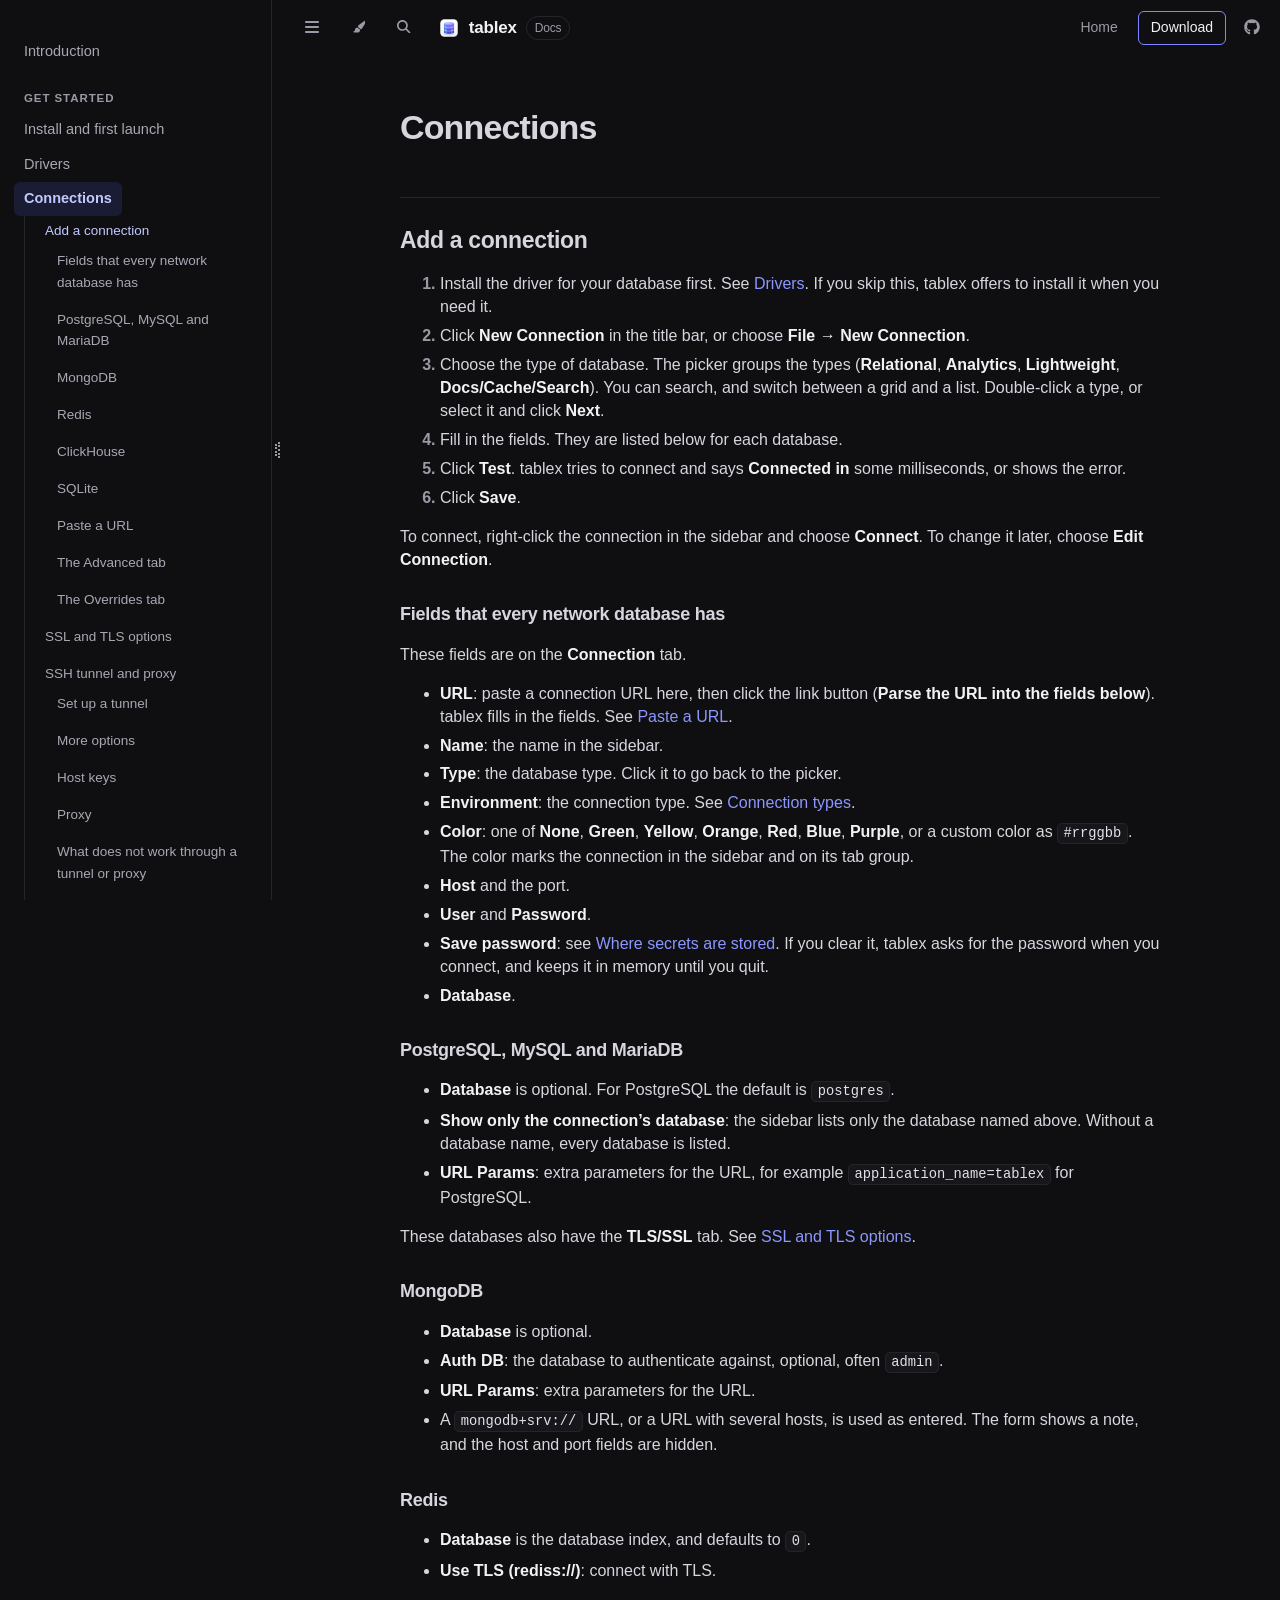
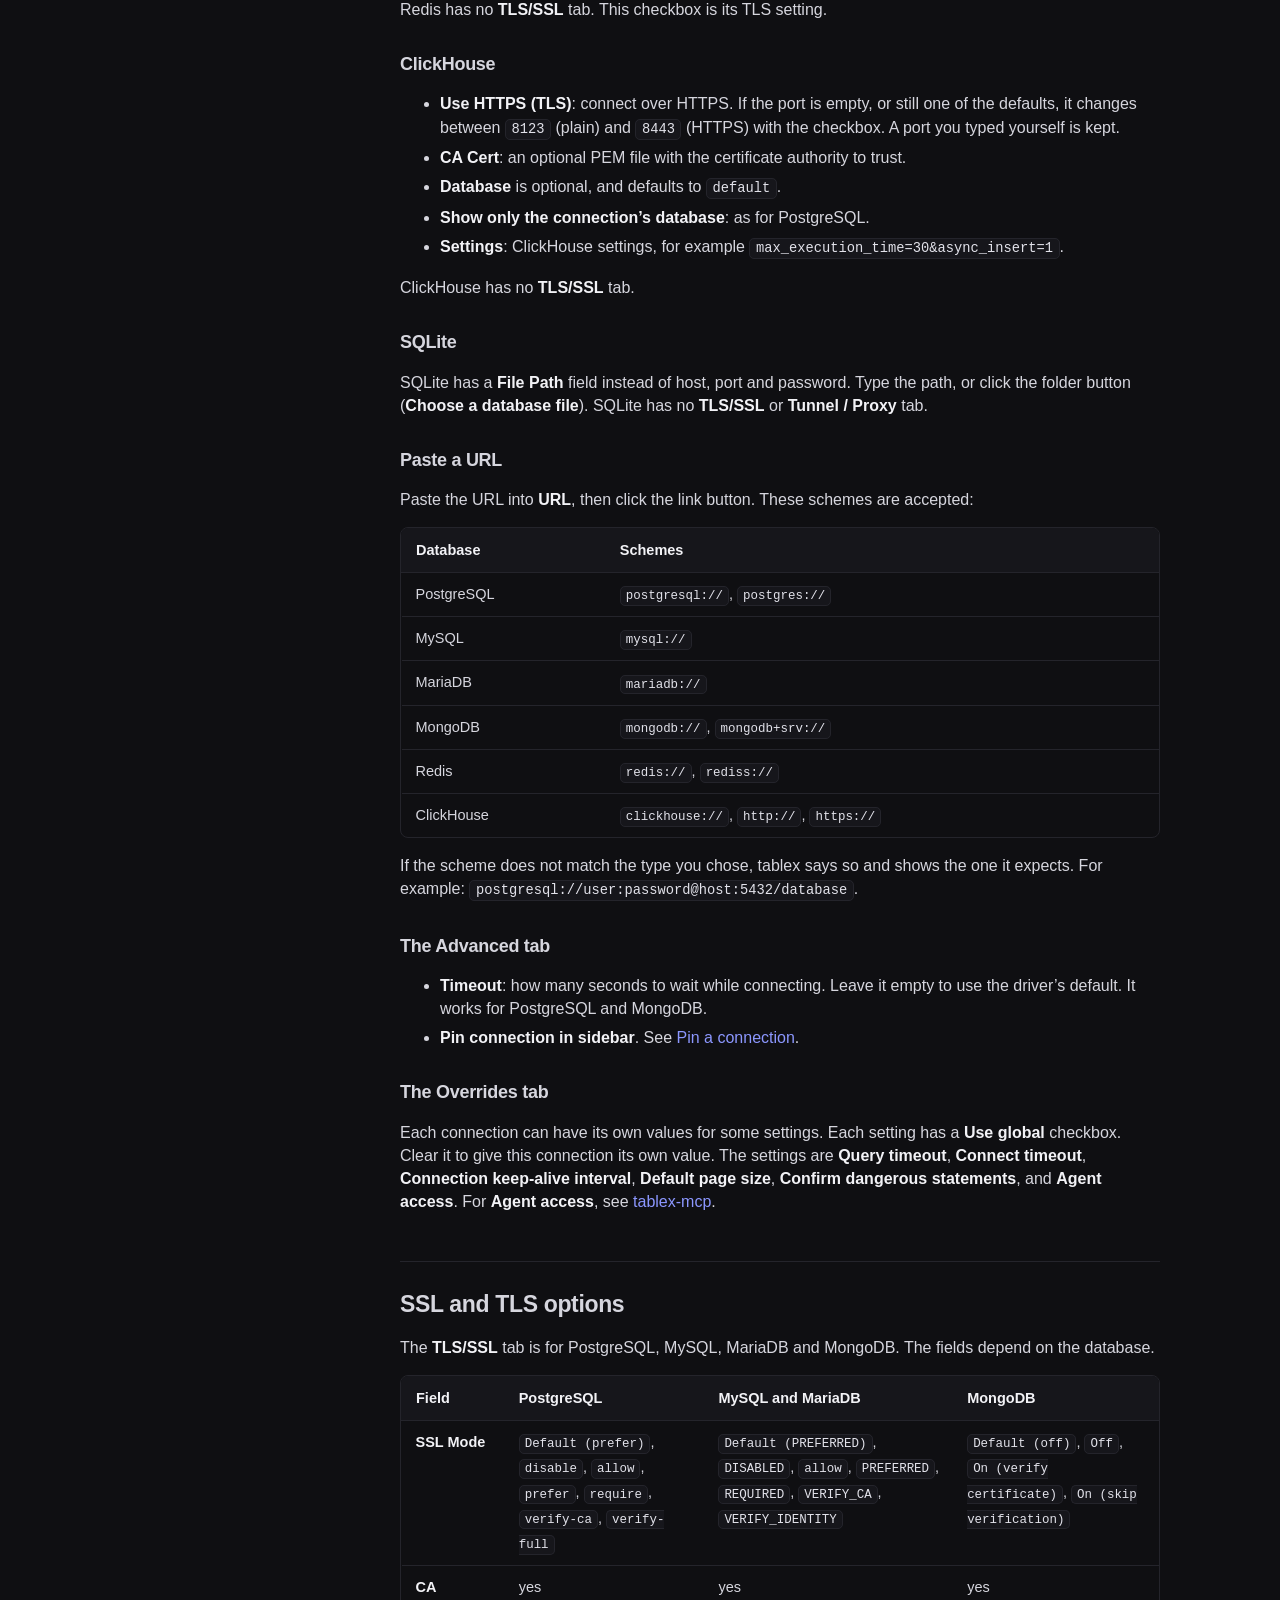
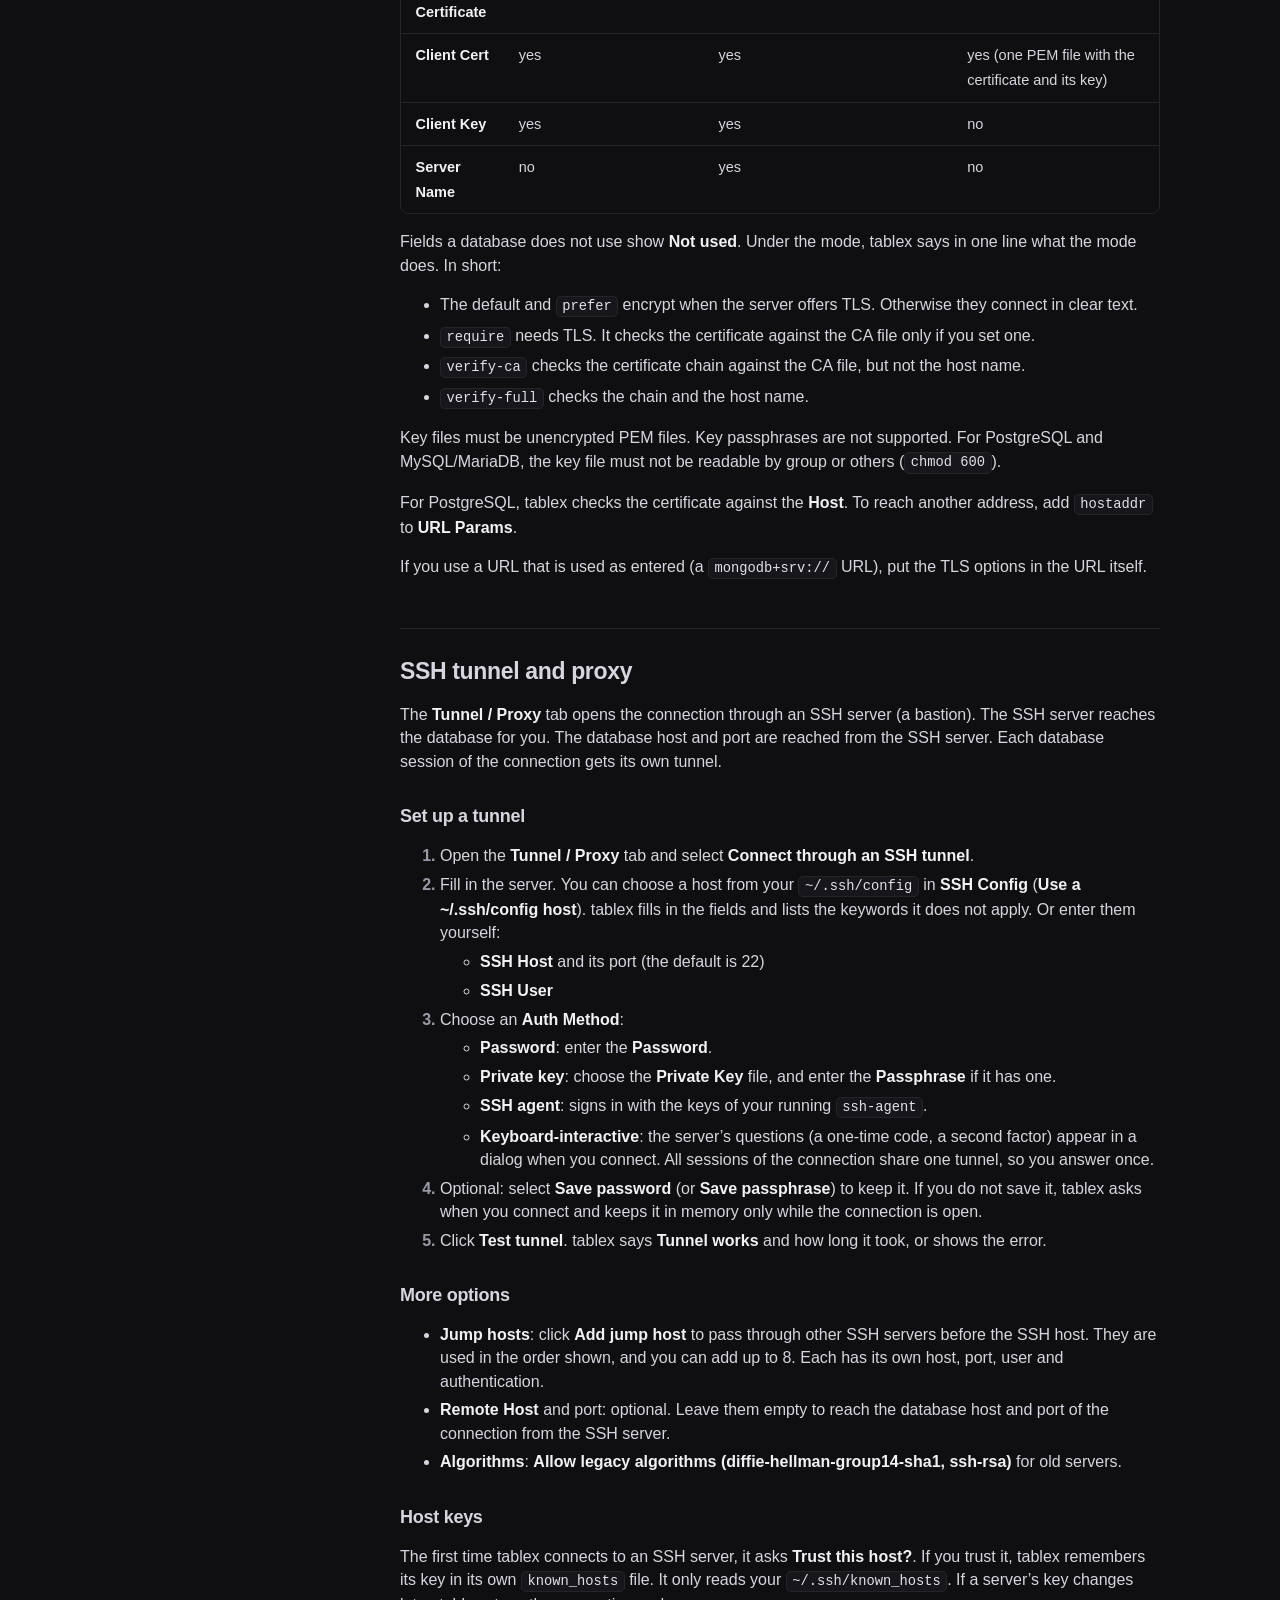
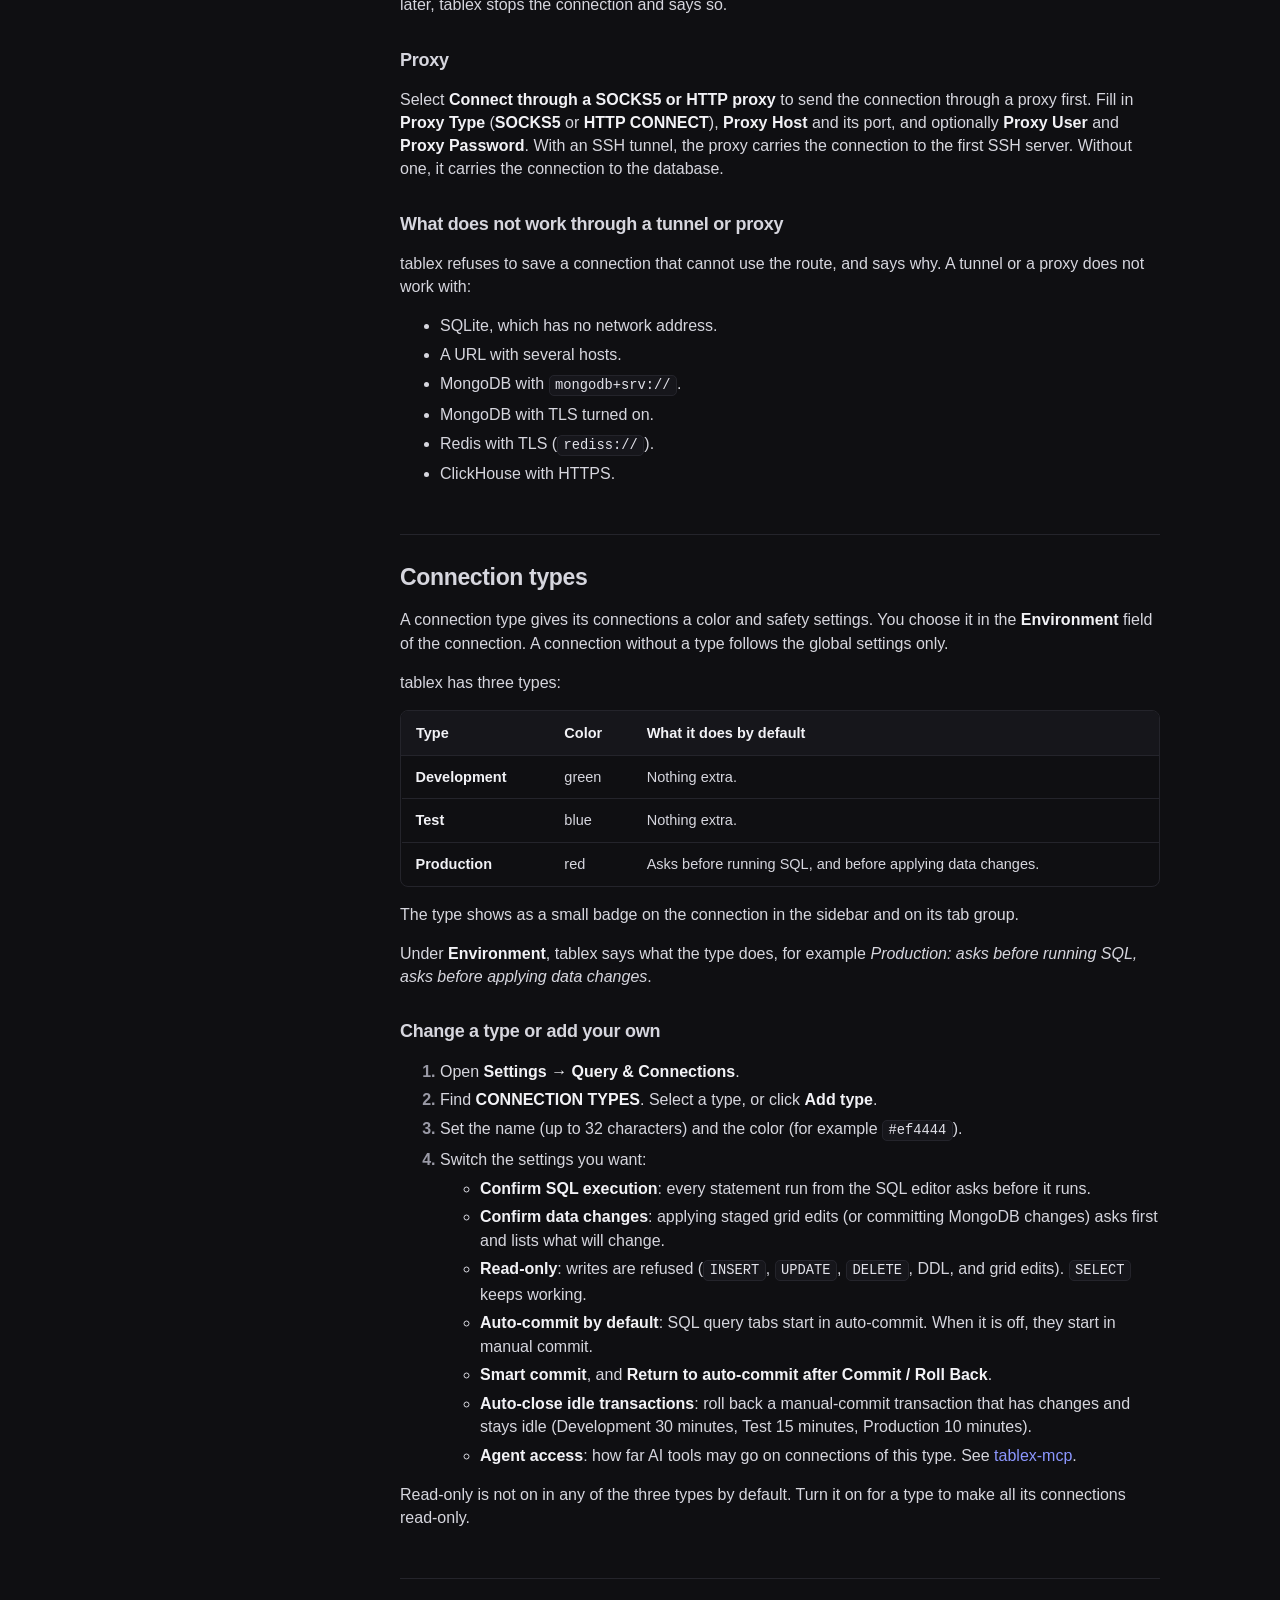
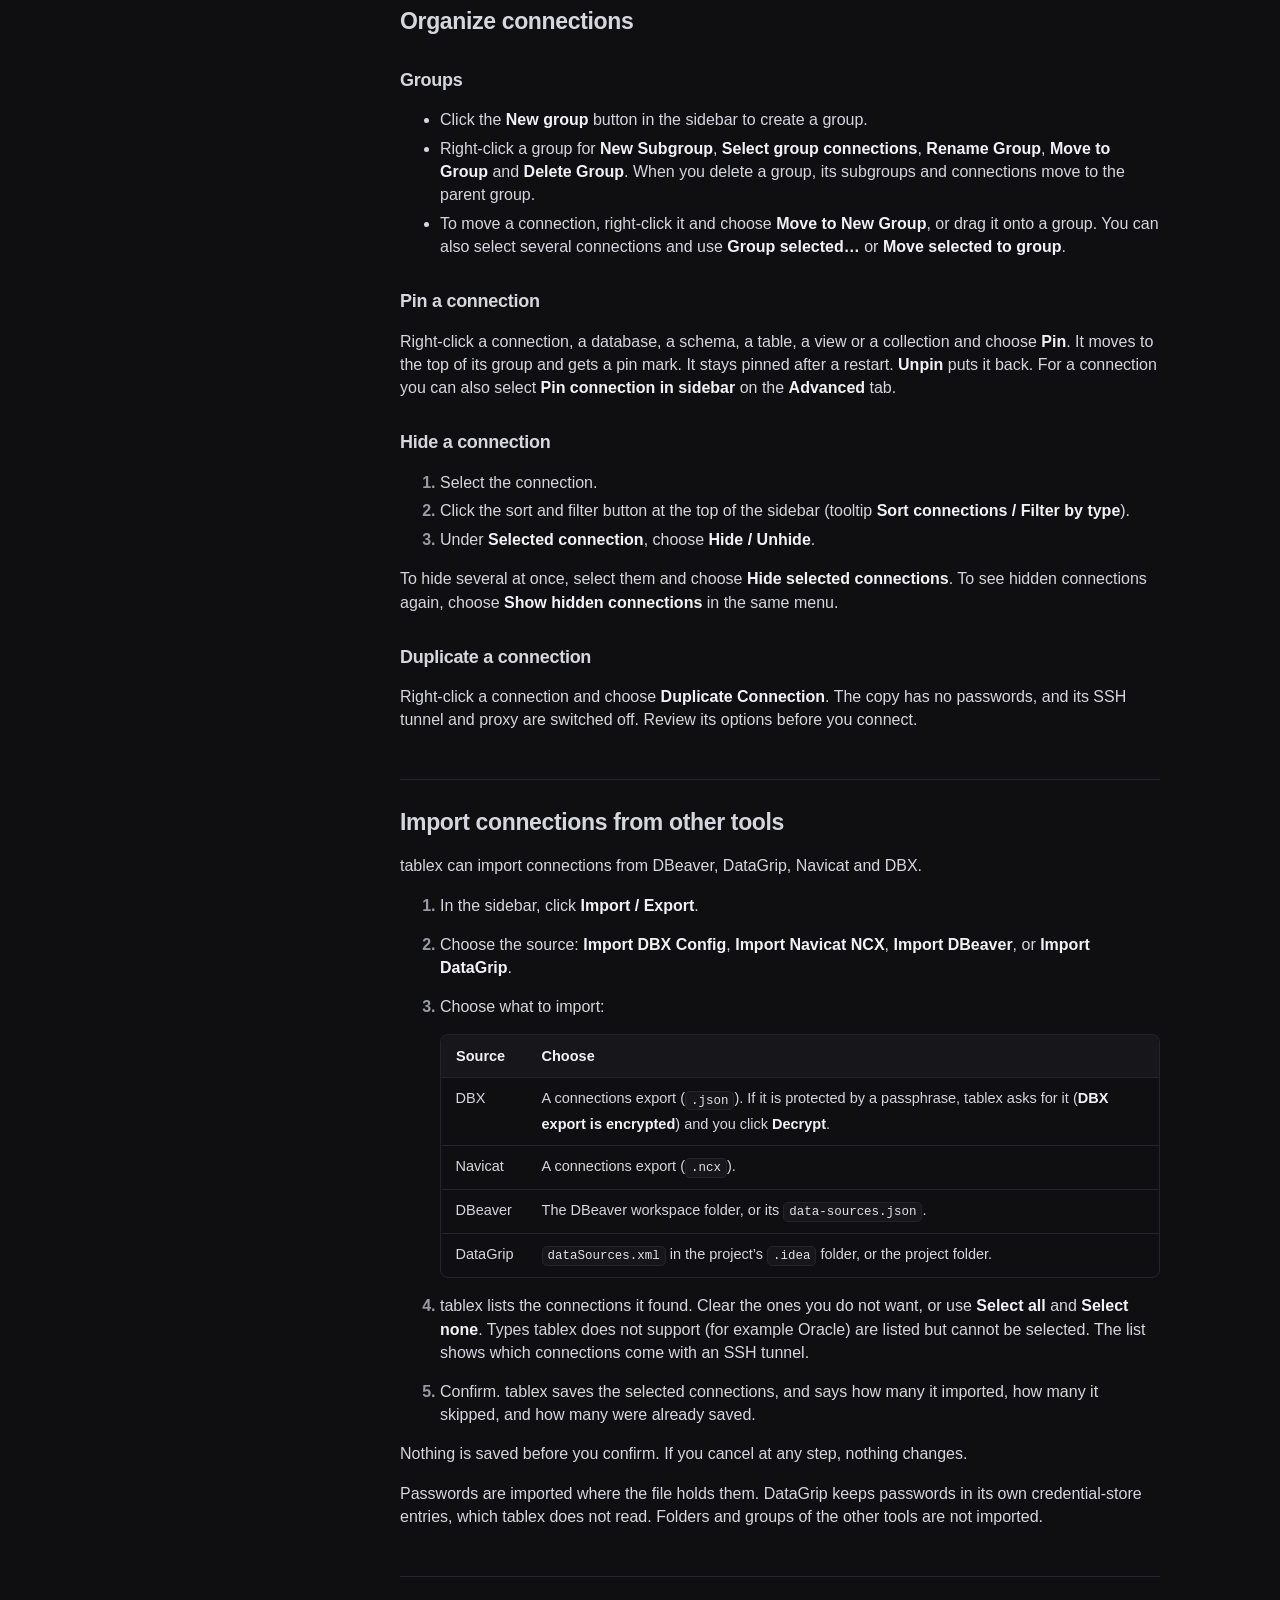
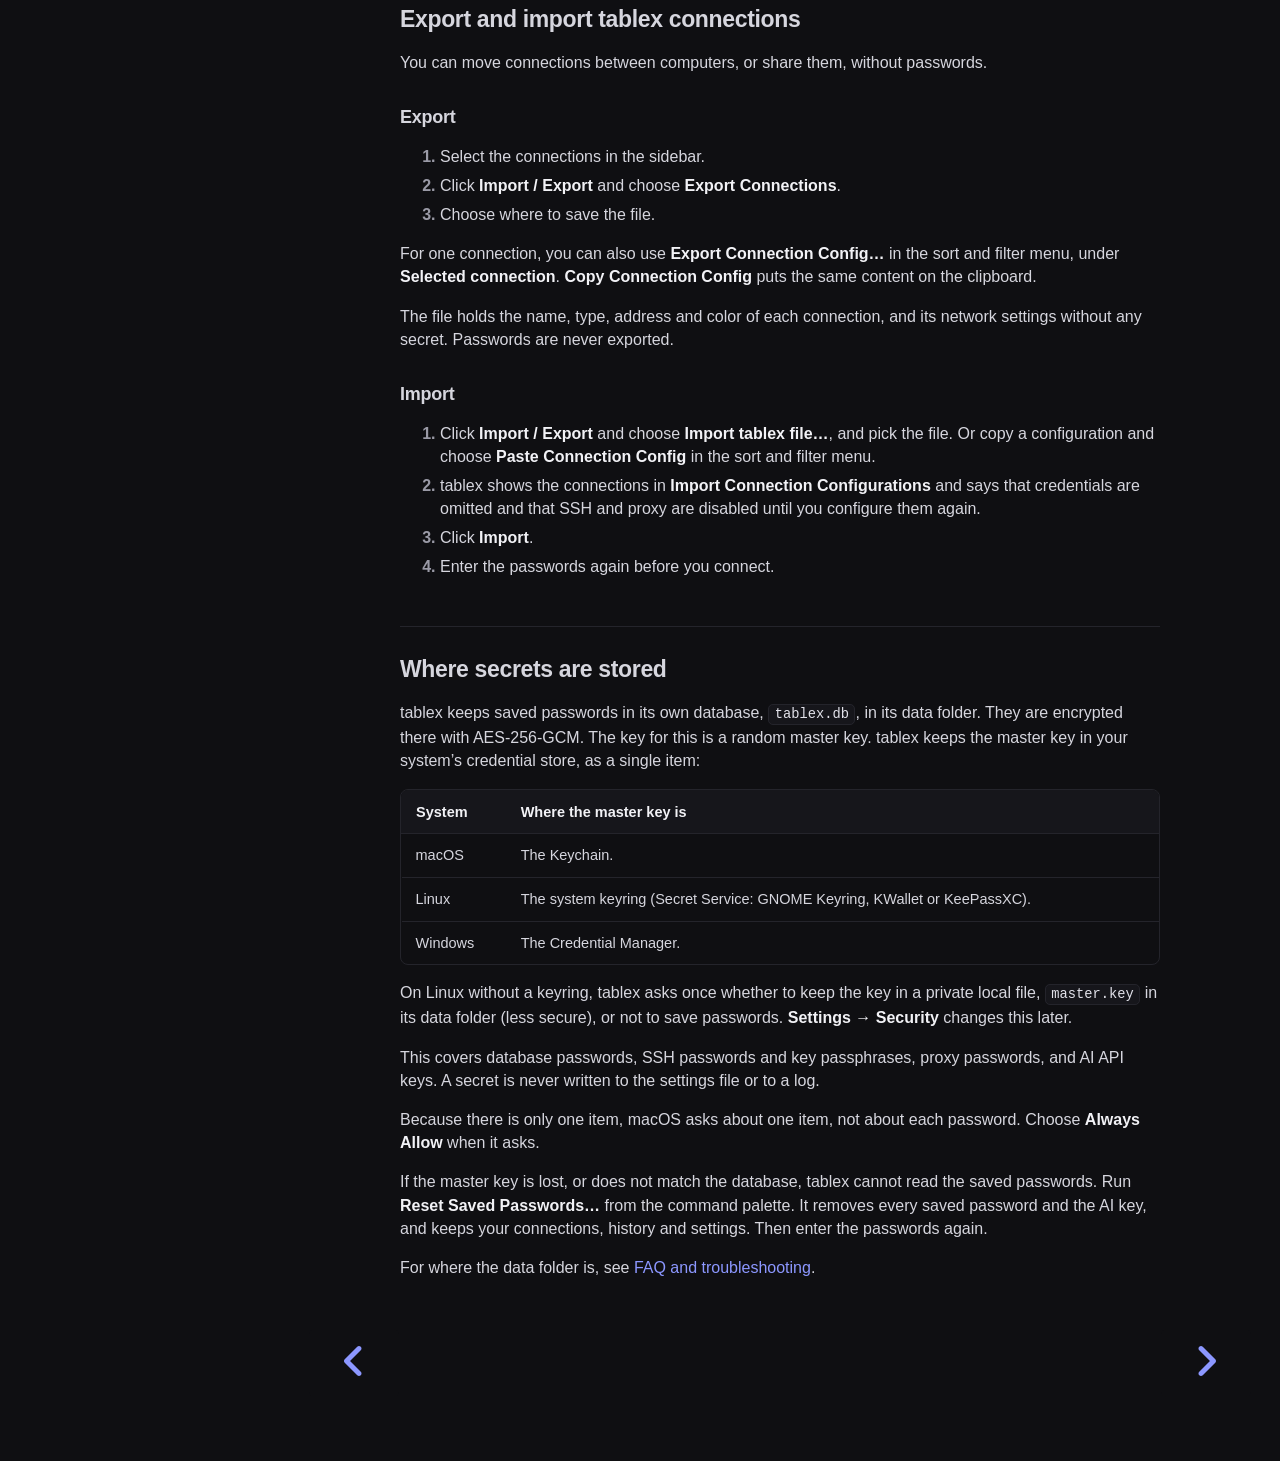
<file: docs/connections.html>
<!DOCTYPE HTML>
<html lang="en" class="coal sidebar-visible" dir="ltr">
    <head>
        <!-- Book generated using mdBook -->
        <meta charset="UTF-8">
        <title>Connections - tablex documentation</title>


        <!-- Custom HTML head -->

        <meta name="description" content="How to install and use tablex, a fast native database client for macOS, Linux and Windows.">
        <meta name="viewport" content="width=device-width, initial-scale=1">
        <meta name="theme-color" content="#0f0f12">

        <link rel="icon" href="favicon-dd0cc40a.svg">
        <link rel="shortcut icon" href="favicon-4f516183.png">
        <link rel="stylesheet" href="css/variables-8adf115d.css">
        <link rel="stylesheet" href="css/general-e96d0476.css">
        <link rel="stylesheet" href="css/chrome-d279d366.css">

        <!-- Fonts -->
        <link rel="stylesheet" href="fonts/fonts-9644e21d.css">

        <!-- Highlight.js Stylesheets -->
        <link rel="stylesheet" id="mdbook-highlight-css" href="highlight-493f70e1.css">
        <link rel="stylesheet" id="mdbook-tomorrow-night-css" href="tomorrow-night-4c0ae647.css">
        <link rel="stylesheet" id="mdbook-ayu-highlight-css" href="ayu-highlight-3fdfc3ac.css">

        <!-- Custom theme stylesheets -->
        <link rel="stylesheet" href="theme/tablex-7b77ac2c.css">


        <!-- Provide site root and default themes to javascript -->
        <script>
            const path_to_root = "";
            const default_light_theme = "coal";
            const default_dark_theme = "coal";
            window.path_to_searchindex_js = "searchindex-7d2ff1ca.js";
        </script>
        <!-- Start loading toc.js asap -->
        <script src="toc-79bf3eb2.js"></script>
    </head>
    <body>
    <div id="mdbook-help-container">
        <div id="mdbook-help-popup">
            <h2 class="mdbook-help-title">Keyboard shortcuts</h2>
            <div>
                <p>Press <kbd>←</kbd> or <kbd>→</kbd> to navigate between chapters</p>
                <p>Press <kbd>S</kbd> or <kbd>/</kbd> to search in the book</p>
                <p>Press <kbd>?</kbd> to show this help</p>
                <p>Press <kbd>Esc</kbd> to hide this help</p>
            </div>
        </div>
    </div>
    <div id="mdbook-body-container">
        <!-- Work around some values being stored in localStorage wrapped in quotes -->
        <script>
            try {
                let theme = localStorage.getItem('mdbook-theme');
                let sidebar = localStorage.getItem('mdbook-sidebar');

                if (theme.startsWith('"') && theme.endsWith('"')) {
                    localStorage.setItem('mdbook-theme', theme.slice(1, theme.length - 1));
                }

                if (sidebar.startsWith('"') && sidebar.endsWith('"')) {
                    localStorage.setItem('mdbook-sidebar', sidebar.slice(1, sidebar.length - 1));
                }
            } catch (e) { }
        </script>

        <!-- Set the theme before any content is loaded, prevents flash -->
        <script>
            const default_theme = window.matchMedia("(prefers-color-scheme: dark)").matches ? default_dark_theme : default_light_theme;
            let theme;
            try { theme = localStorage.getItem('mdbook-theme'); } catch(e) { }
            if (theme === null || theme === undefined) { theme = default_theme; }
            const html = document.documentElement;
            html.classList.remove('coal')
            html.classList.add(theme);
            html.classList.add("js");
        </script>

        <input type="checkbox" id="mdbook-sidebar-toggle-anchor" class="hidden">

        <!-- Hide / unhide sidebar before it is displayed -->
        <script>
            let sidebar = null;
            const sidebar_toggle = document.getElementById("mdbook-sidebar-toggle-anchor");
            if (document.body.clientWidth >= 1080) {
                try { sidebar = localStorage.getItem('mdbook-sidebar'); } catch(e) { }
                sidebar = sidebar || 'visible';
            } else {
                sidebar = 'hidden';
                sidebar_toggle.checked = false;
            }
            if (sidebar === 'visible') {
                sidebar_toggle.checked = true;
            } else {
                html.classList.remove('sidebar-visible');
            }
        </script>

        <nav id="mdbook-sidebar" class="sidebar" aria-label="Table of contents">
            <!-- populated by js -->
            <mdbook-sidebar-scrollbox class="sidebar-scrollbox"></mdbook-sidebar-scrollbox>
            <noscript>
                <iframe class="sidebar-iframe-outer" src="toc.html"></iframe>
            </noscript>
            <div id="mdbook-sidebar-resize-handle" class="sidebar-resize-handle">
                <div class="sidebar-resize-indicator"></div>
            </div>
        </nav>

        <div id="mdbook-page-wrapper" class="page-wrapper">

            <div class="page">
                <div id="mdbook-menu-bar-hover-placeholder"></div>
                <div id="mdbook-menu-bar" class="menu-bar sticky">
                    <div class="left-buttons">
                        <label id="mdbook-sidebar-toggle" class="icon-button" for="mdbook-sidebar-toggle-anchor" title="Toggle Table of Contents" aria-label="Toggle Table of Contents" aria-controls="mdbook-sidebar">
                            <span class=fa-svg><svg xmlns="http://www.w3.org/2000/svg" viewBox="0 0 448 512"><!--! Font Awesome Free 6.2.0 by @fontawesome - https://fontawesome.com License - https://fontawesome.com/license/free (Icons: CC BY 4.0, Fonts: SIL OFL 1.1, Code: MIT License) Copyright 2022 Fonticons, Inc. --><path d="M0 96C0 78.3 14.3 64 32 64H416c17.7 0 32 14.3 32 32s-14.3 32-32 32H32C14.3 128 0 113.7 0 96zM0 256c0-17.7 14.3-32 32-32H416c17.7 0 32 14.3 32 32s-14.3 32-32 32H32c-17.7 0-32-14.3-32-32zM448 416c0 17.7-14.3 32-32 32H32c-17.7 0-32-14.3-32-32s14.3-32 32-32H416c17.7 0 32 14.3 32 32z"/></svg></span>
                        </label>
                        <button id="mdbook-theme-toggle" class="icon-button" type="button" title="Change theme" aria-label="Change theme" aria-haspopup="true" aria-expanded="false" aria-controls="mdbook-theme-list">
                            <span class=fa-svg><svg xmlns="http://www.w3.org/2000/svg" viewBox="0 0 576 512"><!--! Font Awesome Free 6.2.0 by @fontawesome - https://fontawesome.com License - https://fontawesome.com/license/free (Icons: CC BY 4.0, Fonts: SIL OFL 1.1, Code: MIT License) Copyright 2022 Fonticons, Inc. --><path d="M371.3 367.1c27.3-3.9 51.9-19.4 67.2-42.9L600.2 74.1c12.6-19.5 9.4-45.3-7.6-61.2S549.7-4.4 531.1 9.6L294.4 187.2c-24 18-38.2 46.1-38.4 76.1L371.3 367.1zm-19.6 25.4l-116-104.4C175.9 290.3 128 339.6 128 400c0 3.9 .2 7.8 .6 11.6c1.8 17.5-10.2 36.4-27.8 36.4H96c-17.7 0-32 14.3-32 32s14.3 32 32 32H240c61.9 0 112-50.1 112-112c0-2.5-.1-5-.2-7.5z"/></svg></span>
                        </button>
                        <ul id="mdbook-theme-list" class="theme-popup" aria-label="Themes" role="menu">
                            <li role="none"><button role="menuitem" class="theme" id="mdbook-theme-default_theme">Auto</button></li>
                            <li role="none"><button role="menuitem" class="theme" id="mdbook-theme-light">Light</button></li>
                            <li role="none"><button role="menuitem" class="theme" id="mdbook-theme-coal">Dark</button></li>
                            </ul>
                        <button id="mdbook-search-toggle" class="icon-button" type="button" title="Search (`/`)" aria-label="Toggle Searchbar" aria-expanded="false" aria-keyshortcuts="/ s" aria-controls="mdbook-searchbar">
                            <span class=fa-svg><svg xmlns="http://www.w3.org/2000/svg" viewBox="0 0 512 512"><!--! Font Awesome Free 6.2.0 by @fontawesome - https://fontawesome.com License - https://fontawesome.com/license/free (Icons: CC BY 4.0, Fonts: SIL OFL 1.1, Code: MIT License) Copyright 2022 Fonticons, Inc. --><path d="M416 208c0 45.9-14.9 88.3-40 122.7L502.6 457.4c12.5 12.5 12.5 32.8 0 45.3s-32.8 12.5-45.3 0L330.7 376c-34.4 25.2-76.8 40-122.7 40C93.1 416 0 322.9 0 208S93.1 0 208 0S416 93.1 416 208zM208 352c79.5 0 144-64.5 144-144s-64.5-144-144-144S64 128.5 64 208s64.5 144 144 144z"/></svg></span>
                        </button>
                    </div>

                    <a class="brand" href="index.html"><img src="logo.png" alt="" width="22" height="22"><span>tablex</span><span class="brand-docs">Docs</span></a>
                    <div class="menu-spacer"></div>

                    <div class="right-buttons">
                        <a class="site-link" href="../">Home</a>
                        <a class="site-link download" href="https://github.com/tablex-org/tablex/releases/latest">Download</a>
                        <a href="https://github.com/tablex-org/tablex" title="Git repository" aria-label="Git repository">
                            <span class=fa-svg><svg xmlns="http://www.w3.org/2000/svg" viewBox="0 0 496 512"><!--! Font Awesome Free 6.2.0 by @fontawesome - https://fontawesome.com License - https://fontawesome.com/license/free (Icons: CC BY 4.0, Fonts: SIL OFL 1.1, Code: MIT License) Copyright 2022 Fonticons, Inc. --><path d="M165.9 397.4c0 2-2.3 3.6-5.2 3.6-3.3.3-5.6-1.3-5.6-3.6 0-2 2.3-3.6 5.2-3.6 3-.3 5.6 1.3 5.6 3.6zm-31.1-4.5c-.7 2 1.3 4.3 4.3 4.9 2.6 1 5.6 0 6.2-2s-1.3-4.3-4.3-5.2c-2.6-.7-5.5.3-6.2 2.3zm44.2-1.7c-2.9.7-4.9 2.6-4.6 4.9.3 2 2.9 3.3 5.9 2.6 2.9-.7 4.9-2.6 4.6-4.6-.3-1.9-3-3.2-5.9-2.9zM244.8 8C106.1 8 0 113.3 0 252c0 110.9 69.8 205.8 169.5 239.2 12.8 2.3 17.3-5.6 17.3-12.1 0-6.2-.3-40.4-.3-61.4 0 0-70 15-84.7-29.8 0 0-11.4-29.1-27.8-36.6 0 0-22.9-15.7 1.6-15.4 0 0 24.9 2 38.6 25.8 21.9 38.6 58.6 27.5 72.9 20.9 2.3-16 8.8-27.1 16-33.7-55.9-6.2-112.3-14.3-112.3-110.5 0-27.5 7.6-41.3 23.6-58.9-2.6-6.5-11.1-33.3 2.6-67.9 20.9-6.5 69 27 69 27 20-5.6 41.5-8.5 62.8-8.5s42.8 2.9 62.8 8.5c0 0 48.1-33.6 69-27 13.7 34.7 5.2 61.4 2.6 67.9 16 17.7 25.8 31.5 25.8 58.9 0 96.5-58.9 104.2-114.8 110.5 9.2 7.9 17 22.9 17 46.4 0 33.7-.3 75.4-.3 83.6 0 6.5 4.6 14.4 17.3 12.1C428.2 457.8 496 362.9 496 252 496 113.3 383.5 8 244.8 8zM97.2 352.9c-1.3 1-1 3.3.7 5.2 1.6 1.6 3.9 2.3 5.2 1 1.3-1 1-3.3-.7-5.2-1.6-1.6-3.9-2.3-5.2-1zm-10.8-8.1c-.7 1.3.3 2.9 2.3 3.9 1.6 1 3.6.7 4.3-.7.7-1.3-.3-2.9-2.3-3.9-2-.6-3.6-.3-4.3.7zm32.4 35.6c-1.6 1.3-1 4.3 1.3 6.2 2.3 2.3 5.2 2.6 6.5 1 1.3-1.3.7-4.3-1.3-6.2-2.2-2.3-5.2-2.6-6.5-1zm-11.4-14.7c-1.6 1-1.6 3.6 0 5.9 1.6 2.3 4.3 3.3 5.6 2.3 1.6-1.3 1.6-3.9 0-6.2-1.4-2.3-4-3.3-5.6-2z"/></svg></span>
                        </a>

                    </div>
                </div>

                <div id="mdbook-search-wrapper" class="hidden">
                    <form id="mdbook-searchbar-outer" class="searchbar-outer">
                        <div class="search-wrapper">
                            <input type="search" id="mdbook-searchbar" name="searchbar" placeholder="Search this book ..." aria-controls="mdbook-searchresults-outer" aria-describedby="searchresults-header">
                            <div class="spinner-wrapper">
                                <span class=fa-svg id="fa-spin"><svg xmlns="http://www.w3.org/2000/svg" viewBox="0 0 512 512"><!--! Font Awesome Free 6.2.0 by @fontawesome - https://fontawesome.com License - https://fontawesome.com/license/free (Icons: CC BY 4.0, Fonts: SIL OFL 1.1, Code: MIT License) Copyright 2022 Fonticons, Inc. --><path d="M304 48c0-26.5-21.5-48-48-48s-48 21.5-48 48s21.5 48 48 48s48-21.5 48-48zm0 416c0-26.5-21.5-48-48-48s-48 21.5-48 48s21.5 48 48 48s48-21.5 48-48zM48 304c26.5 0 48-21.5 48-48s-21.5-48-48-48s-48 21.5-48 48s21.5 48 48 48zm464-48c0-26.5-21.5-48-48-48s-48 21.5-48 48s21.5 48 48 48s48-21.5 48-48zM142.9 437c18.7-18.7 18.7-49.1 0-67.9s-49.1-18.7-67.9 0s-18.7 49.1 0 67.9s49.1 18.7 67.9 0zm0-294.2c18.7-18.7 18.7-49.1 0-67.9S93.7 56.2 75 75s-18.7 49.1 0 67.9s49.1 18.7 67.9 0zM369.1 437c18.7 18.7 49.1 18.7 67.9 0s18.7-49.1 0-67.9s-49.1-18.7-67.9 0s-18.7 49.1 0 67.9z"/></svg></span>
                            </div>
                        </div>
                    </form>
                    <div id="mdbook-searchresults-outer" class="searchresults-outer hidden">
                        <div id="mdbook-searchresults-header" class="searchresults-header"></div>
                        <ul id="mdbook-searchresults">
                        </ul>
                    </div>
                </div>

                <!-- Apply ARIA attributes after the sidebar and the sidebar toggle button are added to the DOM -->
                <script>
                    document.getElementById('mdbook-sidebar-toggle').setAttribute('aria-expanded', sidebar === 'visible');
                    document.getElementById('mdbook-sidebar').setAttribute('aria-hidden', sidebar !== 'visible');
                    Array.from(document.querySelectorAll('#mdbook-sidebar a')).forEach(function(link) {
                        link.setAttribute('tabIndex', sidebar === 'visible' ? 0 : -1);
                    });
                </script>

                <div id="mdbook-content" class="content">
                    <main>
                        <h1 id="connections"><a class="header" href="#connections">Connections</a></h1>
<h2 id="add-a-connection"><a class="header" href="#add-a-connection">Add a connection</a></h2>
<ol>
<li>Install the driver for your database first. See <a href="drivers.html">Drivers</a>. If you skip this, tablex offers to install it when you need it.</li>
<li>Click <strong>New Connection</strong> in the title bar, or choose <strong>File → New Connection</strong>.</li>
<li>Choose the type of database. The picker groups the types (<strong>Relational</strong>, <strong>Analytics</strong>, <strong>Lightweight</strong>, <strong>Docs/Cache/Search</strong>). You can search, and switch between a grid and a list. Double-click a type, or select it and click <strong>Next</strong>.</li>
<li>Fill in the fields. They are listed below for each database.</li>
<li>Click <strong>Test</strong>. tablex tries to connect and says <strong>Connected in</strong> some milliseconds, or shows the error.</li>
<li>Click <strong>Save</strong>.</li>
</ol>
<!-- screenshot: the New Connection dialog, Connection tab, for PostgreSQL -->
<p>To connect, right-click the connection in the sidebar and choose <strong>Connect</strong>. To change it later, choose <strong>Edit Connection</strong>.</p>
<h3 id="fields-that-every-network-database-has"><a class="header" href="#fields-that-every-network-database-has">Fields that every network database has</a></h3>
<p>These fields are on the <strong>Connection</strong> tab.</p>
<ul>
<li><strong>URL</strong>: paste a connection URL here, then click the link button (<strong>Parse the URL into the fields below</strong>). tablex fills in the fields. See <a href="#paste-a-url">Paste a URL</a>.</li>
<li><strong>Name</strong>: the name in the sidebar.</li>
<li><strong>Type</strong>: the database type. Click it to go back to the picker.</li>
<li><strong>Environment</strong>: the connection type. See <a href="#connection-types">Connection types</a>.</li>
<li><strong>Color</strong>: one of <strong>None</strong>, <strong>Green</strong>, <strong>Yellow</strong>, <strong>Orange</strong>, <strong>Red</strong>, <strong>Blue</strong>, <strong>Purple</strong>, or a custom color as <code>#rrggbb</code>. The color marks the connection in the sidebar and on its tab group.</li>
<li><strong>Host</strong> and the port.</li>
<li><strong>User</strong> and <strong>Password</strong>.</li>
<li><strong>Save password</strong>: see <a href="#where-secrets-are-stored">Where secrets are stored</a>. If you clear it, tablex asks for the password when you connect, and keeps it in memory until you quit.</li>
<li><strong>Database</strong>.</li>
</ul>
<h3 id="postgresql-mysql-and-mariadb"><a class="header" href="#postgresql-mysql-and-mariadb">PostgreSQL, MySQL and MariaDB</a></h3>
<ul>
<li><strong>Database</strong> is optional. For PostgreSQL the default is <code>postgres</code>.</li>
<li><strong>Show only the connection’s database</strong>: the sidebar lists only the database named above. Without a database name, every database is listed.</li>
<li><strong>URL Params</strong>: extra parameters for the URL, for example <code>application_name=tablex</code> for PostgreSQL.</li>
</ul>
<p>These databases also have the <strong>TLS/SSL</strong> tab. See <a href="#ssl-and-tls-options">SSL and TLS options</a>.</p>
<h3 id="mongodb"><a class="header" href="#mongodb">MongoDB</a></h3>
<ul>
<li><strong>Database</strong> is optional.</li>
<li><strong>Auth DB</strong>: the database to authenticate against, optional, often <code>admin</code>.</li>
<li><strong>URL Params</strong>: extra parameters for the URL.</li>
<li>A <code>mongodb+srv://</code> URL, or a URL with several hosts, is used as entered. The form shows a note, and the host and port fields are hidden.</li>
</ul>
<h3 id="redis"><a class="header" href="#redis">Redis</a></h3>
<ul>
<li><strong>Database</strong> is the database index, and defaults to <code>0</code>.</li>
<li><strong>Use TLS (rediss://)</strong>: connect with TLS.</li>
</ul>
<p>Redis has no <strong>TLS/SSL</strong> tab. This checkbox is its TLS setting.</p>
<h3 id="clickhouse"><a class="header" href="#clickhouse">ClickHouse</a></h3>
<ul>
<li><strong>Use HTTPS (TLS)</strong>: connect over HTTPS. If the port is empty, or still one of the defaults, it changes between <code>8123</code> (plain) and <code>8443</code> (HTTPS) with the checkbox. A port you typed yourself is kept.</li>
<li><strong>CA Cert</strong>: an optional PEM file with the certificate authority to trust.</li>
<li><strong>Database</strong> is optional, and defaults to <code>default</code>.</li>
<li><strong>Show only the connection’s database</strong>: as for PostgreSQL.</li>
<li><strong>Settings</strong>: ClickHouse settings, for example <code>max_execution_time=30&amp;async_insert=1</code>.</li>
</ul>
<p>ClickHouse has no <strong>TLS/SSL</strong> tab.</p>
<h3 id="sqlite"><a class="header" href="#sqlite">SQLite</a></h3>
<p>SQLite has a <strong>File Path</strong> field instead of host, port and password. Type the path, or click the folder button (<strong>Choose a database file</strong>). SQLite has no <strong>TLS/SSL</strong> or <strong>Tunnel / Proxy</strong> tab.</p>
<h3 id="paste-a-url"><a class="header" href="#paste-a-url">Paste a URL</a></h3>
<p>Paste the URL into <strong>URL</strong>, then click the link button. These schemes are accepted:</p>
<div class="table-wrapper">
<table>
<thead>
<tr><th>Database</th><th>Schemes</th></tr>
</thead>
<tbody>
<tr><td>PostgreSQL</td><td><code>postgresql://</code>, <code>postgres://</code></td></tr>
<tr><td>MySQL</td><td><code>mysql://</code></td></tr>
<tr><td>MariaDB</td><td><code>mariadb://</code></td></tr>
<tr><td>MongoDB</td><td><code>mongodb://</code>, <code>mongodb+srv://</code></td></tr>
<tr><td>Redis</td><td><code>redis://</code>, <code>rediss://</code></td></tr>
<tr><td>ClickHouse</td><td><code>clickhouse://</code>, <code>http://</code>, <code>https://</code></td></tr>
</tbody>
</table>
</div>
<p>If the scheme does not match the type you chose, tablex says so and shows the one it expects. For example: <code>postgresql://user:password@host:5432/database</code>.</p>
<h3 id="the-advanced-tab"><a class="header" href="#the-advanced-tab">The Advanced tab</a></h3>
<ul>
<li><strong>Timeout</strong>: how many seconds to wait while connecting. Leave it empty to use the driver’s default. It works for PostgreSQL and MongoDB.</li>
<li><strong>Pin connection in sidebar</strong>. See <a href="#pin-a-connection">Pin a connection</a>.</li>
</ul>
<h3 id="the-overrides-tab"><a class="header" href="#the-overrides-tab">The Overrides tab</a></h3>
<p>Each connection can have its own values for some settings. Each setting has a <strong>Use global</strong> checkbox. Clear it to give this connection its own value. The settings are <strong>Query timeout</strong>, <strong>Connect timeout</strong>, <strong>Connection keep-alive interval</strong>, <strong>Default page size</strong>, <strong>Confirm dangerous statements</strong>, and <strong>Agent access</strong>. For <strong>Agent access</strong>, see <a href="tablex-mcp.html#agent-access-levels">tablex-mcp</a>.</p>
<h2 id="ssl-and-tls-options"><a class="header" href="#ssl-and-tls-options">SSL and TLS options</a></h2>
<p>The <strong>TLS/SSL</strong> tab is for PostgreSQL, MySQL, MariaDB and MongoDB. The fields depend on the database.</p>
<div class="table-wrapper">
<table>
<thead>
<tr><th>Field</th><th>PostgreSQL</th><th>MySQL and MariaDB</th><th>MongoDB</th></tr>
</thead>
<tbody>
<tr><td><strong>SSL Mode</strong></td><td><code>Default (prefer)</code>, <code>disable</code>, <code>allow</code>, <code>prefer</code>, <code>require</code>, <code>verify-ca</code>, <code>verify-full</code></td><td><code>Default (PREFERRED)</code>, <code>DISABLED</code>, <code>allow</code>, <code>PREFERRED</code>, <code>REQUIRED</code>, <code>VERIFY_CA</code>, <code>VERIFY_IDENTITY</code></td><td><code>Default (off)</code>, <code>Off</code>, <code>On (verify certificate)</code>, <code>On (skip verification)</code></td></tr>
<tr><td><strong>CA Certificate</strong></td><td>yes</td><td>yes</td><td>yes</td></tr>
<tr><td><strong>Client Cert</strong></td><td>yes</td><td>yes</td><td>yes (one PEM file with the certificate and its key)</td></tr>
<tr><td><strong>Client Key</strong></td><td>yes</td><td>yes</td><td>no</td></tr>
<tr><td><strong>Server Name</strong></td><td>no</td><td>yes</td><td>no</td></tr>
</tbody>
</table>
</div>
<p>Fields a database does not use show <strong>Not used</strong>. Under the mode, tablex says in one line what the mode does. In short:</p>
<ul>
<li>The default and <code>prefer</code> encrypt when the server offers TLS. Otherwise they connect in clear text.</li>
<li><code>require</code> needs TLS. It checks the certificate against the CA file only if you set one.</li>
<li><code>verify-ca</code> checks the certificate chain against the CA file, but not the host name.</li>
<li><code>verify-full</code> checks the chain and the host name.</li>
</ul>
<p>Key files must be unencrypted PEM files. Key passphrases are not supported. For PostgreSQL and MySQL/MariaDB, the key file must not be readable by group or others (<code>chmod 600</code>).</p>
<p>For PostgreSQL, tablex checks the certificate against the <strong>Host</strong>. To reach another address, add <code>hostaddr</code> to <strong>URL Params</strong>.</p>
<p>If you use a URL that is used as entered (a <code>mongodb+srv://</code> URL), put the TLS options in the URL itself.</p>
<h2 id="ssh-tunnel-and-proxy"><a class="header" href="#ssh-tunnel-and-proxy">SSH tunnel and proxy</a></h2>
<p>The <strong>Tunnel / Proxy</strong> tab opens the connection through an SSH server (a bastion). The SSH server reaches the database for you. The database host and port are reached from the SSH server. Each database session of the connection gets its own tunnel.</p>
<h3 id="set-up-a-tunnel"><a class="header" href="#set-up-a-tunnel">Set up a tunnel</a></h3>
<ol>
<li>Open the <strong>Tunnel / Proxy</strong> tab and select <strong>Connect through an SSH tunnel</strong>.</li>
<li>Fill in the server. You can choose a host from your <code>~/.ssh/config</code> in <strong>SSH Config</strong> (<strong>Use a ~/.ssh/config host</strong>). tablex fills in the fields and lists the keywords it does not apply. Or enter them yourself:
<ul>
<li><strong>SSH Host</strong> and its port (the default is 22)</li>
<li><strong>SSH User</strong></li>
</ul>
</li>
<li>Choose an <strong>Auth Method</strong>:
<ul>
<li><strong>Password</strong>: enter the <strong>Password</strong>.</li>
<li><strong>Private key</strong>: choose the <strong>Private Key</strong> file, and enter the <strong>Passphrase</strong> if it has one.</li>
<li><strong>SSH agent</strong>: signs in with the keys of your running <code>ssh-agent</code>.</li>
<li><strong>Keyboard-interactive</strong>: the server’s questions (a one-time code, a second factor) appear in a dialog when you connect. All sessions of the connection share one tunnel, so you answer once.</li>
</ul>
</li>
<li>Optional: select <strong>Save password</strong> (or <strong>Save passphrase</strong>) to keep it. If you do not save it, tablex asks when you connect and keeps it in memory only while the connection is open.</li>
<li>Click <strong>Test tunnel</strong>. tablex says <strong>Tunnel works</strong> and how long it took, or shows the error.</li>
</ol>
<h3 id="more-options"><a class="header" href="#more-options">More options</a></h3>
<ul>
<li><strong>Jump hosts</strong>: click <strong>Add jump host</strong> to pass through other SSH servers before the SSH host. They are used in the order shown, and you can add up to 8. Each has its own host, port, user and authentication.</li>
<li><strong>Remote Host</strong> and port: optional. Leave them empty to reach the database host and port of the connection from the SSH server.</li>
<li><strong>Algorithms</strong>: <strong>Allow legacy algorithms (diffie-hellman-group14-sha1, ssh-rsa)</strong> for old servers.</li>
</ul>
<h3 id="host-keys"><a class="header" href="#host-keys">Host keys</a></h3>
<p>The first time tablex connects to an SSH server, it asks <strong>Trust this host?</strong>. If you trust it, tablex remembers its key in its own <code>known_hosts</code> file. It only reads your <code>~/.ssh/known_hosts</code>. If a server’s key changes later, tablex stops the connection and says so.</p>
<h3 id="proxy"><a class="header" href="#proxy">Proxy</a></h3>
<p>Select <strong>Connect through a SOCKS5 or HTTP proxy</strong> to send the connection through a proxy first. Fill in <strong>Proxy Type</strong> (<strong>SOCKS5</strong> or <strong>HTTP CONNECT</strong>), <strong>Proxy Host</strong> and its port, and optionally <strong>Proxy User</strong> and <strong>Proxy Password</strong>. With an SSH tunnel, the proxy carries the connection to the first SSH server. Without one, it carries the connection to the database.</p>
<h3 id="what-does-not-work-through-a-tunnel-or-proxy"><a class="header" href="#what-does-not-work-through-a-tunnel-or-proxy">What does not work through a tunnel or proxy</a></h3>
<p>tablex refuses to save a connection that cannot use the route, and says why. A tunnel or a proxy does not work with:</p>
<ul>
<li>SQLite, which has no network address.</li>
<li>A URL with several hosts.</li>
<li>MongoDB with <code>mongodb+srv://</code>.</li>
<li>MongoDB with TLS turned on.</li>
<li>Redis with TLS (<code>rediss://</code>).</li>
<li>ClickHouse with HTTPS.</li>
</ul>
<h2 id="connection-types"><a class="header" href="#connection-types">Connection types</a></h2>
<p>A connection type gives its connections a color and safety settings. You choose it in the <strong>Environment</strong> field of the connection. A connection without a type follows the global settings only.</p>
<p>tablex has three types:</p>
<div class="table-wrapper">
<table>
<thead>
<tr><th>Type</th><th>Color</th><th>What it does by default</th></tr>
</thead>
<tbody>
<tr><td><strong>Development</strong></td><td>green</td><td>Nothing extra.</td></tr>
<tr><td><strong>Test</strong></td><td>blue</td><td>Nothing extra.</td></tr>
<tr><td><strong>Production</strong></td><td>red</td><td>Asks before running SQL, and before applying data changes.</td></tr>
</tbody>
</table>
</div>
<p>The type shows as a small badge on the connection in the sidebar and on its tab group.</p>
<p>Under <strong>Environment</strong>, tablex says what the type does, for example <em>Production: asks before running SQL, asks before applying data changes</em>.</p>
<h3 id="change-a-type-or-add-your-own"><a class="header" href="#change-a-type-or-add-your-own">Change a type or add your own</a></h3>
<ol>
<li>Open <strong>Settings → Query &amp; Connections</strong>.</li>
<li>Find <strong>CONNECTION TYPES</strong>. Select a type, or click <strong>Add type</strong>.</li>
<li>Set the name (up to 32 characters) and the color (for example <code>#ef4444</code>).</li>
<li>Switch the settings you want:
<ul>
<li><strong>Confirm SQL execution</strong>: every statement run from the SQL editor asks before it runs.</li>
<li><strong>Confirm data changes</strong>: applying staged grid edits (or committing MongoDB changes) asks first and lists what will change.</li>
<li><strong>Read-only</strong>: writes are refused (<code>INSERT</code>, <code>UPDATE</code>, <code>DELETE</code>, DDL, and grid edits). <code>SELECT</code> keeps working.</li>
<li><strong>Auto-commit by default</strong>: SQL query tabs start in auto-commit. When it is off, they start in manual commit.</li>
<li><strong>Smart commit</strong>, and <strong>Return to auto-commit after Commit / Roll Back</strong>.</li>
<li><strong>Auto-close idle transactions</strong>: roll back a manual-commit transaction that has changes and stays idle (Development 30 minutes, Test 15 minutes, Production 10 minutes).</li>
<li><strong>Agent access</strong>: how far AI tools may go on connections of this type. See <a href="tablex-mcp.html#agent-access-levels">tablex-mcp</a>.</li>
</ul>
</li>
</ol>
<p>Read-only is not on in any of the three types by default. Turn it on for a type to make all its connections read-only.</p>
<h2 id="organize-connections"><a class="header" href="#organize-connections">Organize connections</a></h2>
<h3 id="groups"><a class="header" href="#groups">Groups</a></h3>
<ul>
<li>Click the <strong>New group</strong> button in the sidebar to create a group.</li>
<li>Right-click a group for <strong>New Subgroup</strong>, <strong>Select group connections</strong>, <strong>Rename Group</strong>, <strong>Move to Group</strong> and <strong>Delete Group</strong>. When you delete a group, its subgroups and connections move to the parent group.</li>
<li>To move a connection, right-click it and choose <strong>Move to New Group</strong>, or drag it onto a group. You can also select several connections and use <strong>Group selected…</strong> or <strong>Move selected to group</strong>.</li>
</ul>
<h3 id="pin-a-connection"><a class="header" href="#pin-a-connection">Pin a connection</a></h3>
<p>Right-click a connection, a database, a schema, a table, a view or a collection and choose <strong>Pin</strong>. It moves to the top of its group and gets a pin mark. It stays pinned after a restart. <strong>Unpin</strong> puts it back. For a connection you can also select <strong>Pin connection in sidebar</strong> on the <strong>Advanced</strong> tab.</p>
<h3 id="hide-a-connection"><a class="header" href="#hide-a-connection">Hide a connection</a></h3>
<ol>
<li>Select the connection.</li>
<li>Click the sort and filter button at the top of the sidebar (tooltip <strong>Sort connections / Filter by type</strong>).</li>
<li>Under <strong>Selected connection</strong>, choose <strong>Hide / Unhide</strong>.</li>
</ol>
<p>To hide several at once, select them and choose <strong>Hide selected connections</strong>. To see hidden connections again, choose <strong>Show hidden connections</strong> in the same menu.</p>
<h3 id="duplicate-a-connection"><a class="header" href="#duplicate-a-connection">Duplicate a connection</a></h3>
<p>Right-click a connection and choose <strong>Duplicate Connection</strong>. The copy has no passwords, and its SSH tunnel and proxy are switched off. Review its options before you connect.</p>
<h2 id="import-connections-from-other-tools"><a class="header" href="#import-connections-from-other-tools">Import connections from other tools</a></h2>
<p>tablex can import connections from DBeaver, DataGrip, Navicat and DBX.</p>
<ol>
<li>
<p>In the sidebar, click <strong>Import / Export</strong>.</p>
</li>
<li>
<p>Choose the source: <strong>Import DBX Config</strong>, <strong>Import Navicat NCX</strong>, <strong>Import DBeaver</strong>, or <strong>Import DataGrip</strong>.</p>
</li>
<li>
<p>Choose what to import:</p>
<div class="table-wrapper">
<table>
<thead>
<tr><th>Source</th><th>Choose</th></tr>
</thead>
<tbody>
<tr><td>DBX</td><td>A connections export (<code>.json</code>). If it is protected by a passphrase, tablex asks for it (<strong>DBX export is encrypted</strong>) and you click <strong>Decrypt</strong>.</td></tr>
<tr><td>Navicat</td><td>A connections export (<code>.ncx</code>).</td></tr>
<tr><td>DBeaver</td><td>The DBeaver workspace folder, or its <code>data-sources.json</code>.</td></tr>
<tr><td>DataGrip</td><td><code>dataSources.xml</code> in the project’s <code>.idea</code> folder, or the project folder.</td></tr>
</tbody>
</table>
</div>
</li>
<li>
<p>tablex lists the connections it found. Clear the ones you do not want, or use <strong>Select all</strong> and <strong>Select none</strong>. Types tablex does not support (for example Oracle) are listed but cannot be selected. The list shows which connections come with an SSH tunnel.</p>
</li>
<li>
<p>Confirm. tablex saves the selected connections, and says how many it imported, how many it skipped, and how many were already saved.</p>
</li>
</ol>
<p>Nothing is saved before you confirm. If you cancel at any step, nothing changes.</p>
<p>Passwords are imported where the file holds them. DataGrip keeps passwords in its own credential-store entries, which tablex does not read. Folders and groups of the other tools are not imported.</p>
<h2 id="export-and-import-tablex-connections"><a class="header" href="#export-and-import-tablex-connections">Export and import tablex connections</a></h2>
<p>You can move connections between computers, or share them, without passwords.</p>
<h3 id="export"><a class="header" href="#export">Export</a></h3>
<ol>
<li>Select the connections in the sidebar.</li>
<li>Click <strong>Import / Export</strong> and choose <strong>Export Connections</strong>.</li>
<li>Choose where to save the file.</li>
</ol>
<p>For one connection, you can also use <strong>Export Connection Config…</strong> in the sort and filter menu, under <strong>Selected connection</strong>. <strong>Copy Connection Config</strong> puts the same content on the clipboard.</p>
<p>The file holds the name, type, address and color of each connection, and its network settings without any secret. Passwords are never exported.</p>
<h3 id="import"><a class="header" href="#import">Import</a></h3>
<ol>
<li>Click <strong>Import / Export</strong> and choose <strong>Import tablex file…</strong>, and pick the file. Or copy a configuration and choose <strong>Paste Connection Config</strong> in the sort and filter menu.</li>
<li>tablex shows the connections in <strong>Import Connection Configurations</strong> and says that credentials are omitted and that SSH and proxy are disabled until you configure them again.</li>
<li>Click <strong>Import</strong>.</li>
<li>Enter the passwords again before you connect.</li>
</ol>
<h2 id="where-secrets-are-stored"><a class="header" href="#where-secrets-are-stored">Where secrets are stored</a></h2>
<p>tablex keeps saved passwords in its own database, <code>tablex.db</code>, in its data folder. They are encrypted there with AES-256-GCM. The key for this is a random master key. tablex keeps the master key in your system’s credential store, as a single item:</p>
<div class="table-wrapper">
<table>
<thead>
<tr><th>System</th><th>Where the master key is</th></tr>
</thead>
<tbody>
<tr><td>macOS</td><td>The Keychain.</td></tr>
<tr><td>Linux</td><td>The system keyring (Secret Service: GNOME Keyring, KWallet or KeePassXC).</td></tr>
<tr><td>Windows</td><td>The Credential Manager.</td></tr>
</tbody>
</table>
</div>
<p>On Linux without a keyring, tablex asks once whether to keep the key in a private local file, <code>master.key</code> in its data folder (less secure), or not to save passwords. <strong>Settings → Security</strong> changes this later.</p>
<p>This covers database passwords, SSH passwords and key passphrases, proxy passwords, and AI API keys. A secret is never written to the settings file or to a log.</p>
<p>Because there is only one item, macOS asks about one item, not about each password. Choose <strong>Always Allow</strong> when it asks.</p>
<p>If the master key is lost, or does not match the database, tablex cannot read the saved passwords. Run <strong>Reset Saved Passwords…</strong> from the command palette. It removes every saved password and the AI key, and keeps your connections, history and settings. Then enter the passwords again.</p>
<p>For where the data folder is, see <a href="faq.html#where-tablex-keeps-its-data">FAQ and troubleshooting</a>.</p>

                    </main>

                    <nav class="nav-wrapper" aria-label="Page navigation">
                        <!-- Mobile navigation buttons -->
                            <a rel="prev" href="drivers.html" class="mobile-nav-chapters previous" title="Previous chapter" aria-label="Previous chapter" aria-keyshortcuts="Left">
                                <span class=fa-svg><svg xmlns="http://www.w3.org/2000/svg" viewBox="0 0 320 512"><!--! Font Awesome Free 6.2.0 by @fontawesome - https://fontawesome.com License - https://fontawesome.com/license/free (Icons: CC BY 4.0, Fonts: SIL OFL 1.1, Code: MIT License) Copyright 2022 Fonticons, Inc. --><path d="M41.4 233.4c-12.5 12.5-12.5 32.8 0 45.3l160 160c12.5 12.5 32.8 12.5 45.3 0s12.5-32.8 0-45.3L109.3 256 246.6 118.6c12.5-12.5 12.5-32.8 0-45.3s-32.8-12.5-45.3 0l-160 160z"/></svg></span>
                            </a>

                            <a rel="next prefetch" href="tablex-mcp.html" class="mobile-nav-chapters next" title="Next chapter" aria-label="Next chapter" aria-keyshortcuts="Right">
                                <span class=fa-svg><svg xmlns="http://www.w3.org/2000/svg" viewBox="0 0 320 512"><!--! Font Awesome Free 6.2.0 by @fontawesome - https://fontawesome.com License - https://fontawesome.com/license/free (Icons: CC BY 4.0, Fonts: SIL OFL 1.1, Code: MIT License) Copyright 2022 Fonticons, Inc. --><path d="M278.6 233.4c12.5 12.5 12.5 32.8 0 45.3l-160 160c-12.5 12.5-32.8 12.5-45.3 0s-12.5-32.8 0-45.3L210.7 256 73.4 118.6c-12.5-12.5-12.5-32.8 0-45.3s32.8-12.5 45.3 0l160 160z"/></svg></span>
                            </a>

                        <div style="clear: both"></div>
                    </nav>
                </div>
            </div>

            <nav class="nav-wide-wrapper" aria-label="Page navigation">
                    <a rel="prev" href="drivers.html" class="nav-chapters previous" title="Previous chapter" aria-label="Previous chapter" aria-keyshortcuts="Left">
                        <span class=fa-svg><svg xmlns="http://www.w3.org/2000/svg" viewBox="0 0 320 512"><!--! Font Awesome Free 6.2.0 by @fontawesome - https://fontawesome.com License - https://fontawesome.com/license/free (Icons: CC BY 4.0, Fonts: SIL OFL 1.1, Code: MIT License) Copyright 2022 Fonticons, Inc. --><path d="M41.4 233.4c-12.5 12.5-12.5 32.8 0 45.3l160 160c12.5 12.5 32.8 12.5 45.3 0s12.5-32.8 0-45.3L109.3 256 246.6 118.6c12.5-12.5 12.5-32.8 0-45.3s-32.8-12.5-45.3 0l-160 160z"/></svg></span>
                    </a>

                    <a rel="next prefetch" href="tablex-mcp.html" class="nav-chapters next" title="Next chapter" aria-label="Next chapter" aria-keyshortcuts="Right">
                        <span class=fa-svg><svg xmlns="http://www.w3.org/2000/svg" viewBox="0 0 320 512"><!--! Font Awesome Free 6.2.0 by @fontawesome - https://fontawesome.com License - https://fontawesome.com/license/free (Icons: CC BY 4.0, Fonts: SIL OFL 1.1, Code: MIT License) Copyright 2022 Fonticons, Inc. --><path d="M278.6 233.4c12.5 12.5 12.5 32.8 0 45.3l-160 160c-12.5 12.5-32.8 12.5-45.3 0s-12.5-32.8 0-45.3L210.7 256 73.4 118.6c-12.5-12.5-12.5-32.8 0-45.3s32.8-12.5 45.3 0l160 160z"/></svg></span>
                    </a>
            </nav>

        </div>

        <template id=fa-eye><span class=fa-svg><svg xmlns="http://www.w3.org/2000/svg" viewBox="0 0 576 512"><!--! Font Awesome Free 6.2.0 by @fontawesome - https://fontawesome.com License - https://fontawesome.com/license/free (Icons: CC BY 4.0, Fonts: SIL OFL 1.1, Code: MIT License) Copyright 2022 Fonticons, Inc. --><path d="M288 32c-80.8 0-145.5 36.8-192.6 80.6C48.6 156 17.3 208 2.5 243.7c-3.3 7.9-3.3 16.7 0 24.6C17.3 304 48.6 356 95.4 399.4C142.5 443.2 207.2 480 288 480s145.5-36.8 192.6-80.6c46.8-43.5 78.1-95.4 93-131.1c3.3-7.9 3.3-16.7 0-24.6c-14.9-35.7-46.2-87.7-93-131.1C433.5 68.8 368.8 32 288 32zM432 256c0 79.5-64.5 144-144 144s-144-64.5-144-144s64.5-144 144-144s144 64.5 144 144zM288 192c0 35.3-28.7 64-64 64c-11.5 0-22.3-3-31.6-8.4c-.2 2.8-.4 5.5-.4 8.4c0 53 43 96 96 96s96-43 96-96s-43-96-96-96c-2.8 0-5.6 .1-8.4 .4c5.3 9.3 8.4 20.1 8.4 31.6z"/></svg></span></template>
        <template id=fa-eye-slash><span class=fa-svg><svg xmlns="http://www.w3.org/2000/svg" viewBox="0 0 640 512"><!--! Font Awesome Free 6.2.0 by @fontawesome - https://fontawesome.com License - https://fontawesome.com/license/free (Icons: CC BY 4.0, Fonts: SIL OFL 1.1, Code: MIT License) Copyright 2022 Fonticons, Inc. --><path d="M38.8 5.1C28.4-3.1 13.3-1.2 5.1 9.2S-1.2 34.7 9.2 42.9l592 464c10.4 8.2 25.5 6.3 33.7-4.1s6.3-25.5-4.1-33.7L525.6 386.7c39.6-40.6 66.4-86.1 79.9-118.4c3.3-7.9 3.3-16.7 0-24.6c-14.9-35.7-46.2-87.7-93-131.1C465.5 68.8 400.8 32 320 32c-68.2 0-125 26.3-169.3 60.8L38.8 5.1zM223.1 149.5C248.6 126.2 282.7 112 320 112c79.5 0 144 64.5 144 144c0 24.9-6.3 48.3-17.4 68.7L408 294.5c5.2-11.8 8-24.8 8-38.5c0-53-43-96-96-96c-2.8 0-5.6 .1-8.4 .4c5.3 9.3 8.4 20.1 8.4 31.6c0 10.2-2.4 19.8-6.6 28.3l-90.3-70.8zm223.1 298L373 389.9c-16.4 6.5-34.3 10.1-53 10.1c-79.5 0-144-64.5-144-144c0-6.9 .5-13.6 1.4-20.2L83.1 161.5C60.3 191.2 44 220.8 34.5 243.7c-3.3 7.9-3.3 16.7 0 24.6c14.9 35.7 46.2 87.7 93 131.1C174.5 443.2 239.2 480 320 480c47.8 0 89.9-12.9 126.2-32.5z"/></svg></span></template>
        <template id=fa-copy><span class=fa-svg><svg xmlns="http://www.w3.org/2000/svg" viewBox="0 0 512 512"><!--! Font Awesome Free 6.2.0 by @fontawesome - https://fontawesome.com License - https://fontawesome.com/license/free (Icons: CC BY 4.0, Fonts: SIL OFL 1.1, Code: MIT License) Copyright 2022 Fonticons, Inc. --><path d="M502.6 70.63l-61.25-61.25C435.4 3.371 427.2 0 418.7 0H255.1c-35.35 0-64 28.66-64 64l.0195 256C192 355.4 220.7 384 256 384h192c35.2 0 64-28.8 64-64V93.25C512 84.77 508.6 76.63 502.6 70.63zM464 320c0 8.836-7.164 16-16 16H255.1c-8.838 0-16-7.164-16-16L239.1 64.13c0-8.836 7.164-16 16-16h128L384 96c0 17.67 14.33 32 32 32h47.1V320zM272 448c0 8.836-7.164 16-16 16H63.1c-8.838 0-16-7.164-16-16L47.98 192.1c0-8.836 7.164-16 16-16H160V128H63.99c-35.35 0-64 28.65-64 64l.0098 256C.002 483.3 28.66 512 64 512h192c35.2 0 64-28.8 64-64v-32h-47.1L272 448z"/></svg></span></template>
        <template id=fa-play><span class=fa-svg><svg xmlns="http://www.w3.org/2000/svg" viewBox="0 0 384 512"><!--! Font Awesome Free 6.2.0 by @fontawesome - https://fontawesome.com License - https://fontawesome.com/license/free (Icons: CC BY 4.0, Fonts: SIL OFL 1.1, Code: MIT License) Copyright 2022 Fonticons, Inc. --><path d="M73 39c-14.8-9.1-33.4-9.4-48.5-.9S0 62.6 0 80V432c0 17.4 9.4 33.4 24.5 41.9s33.7 8.1 48.5-.9L361 297c14.3-8.7 23-24.2 23-41s-8.7-32.2-23-41L73 39z"/></svg></span></template>
        <template id=fa-clock-rotate-left><span class=fa-svg><svg xmlns="http://www.w3.org/2000/svg" viewBox="0 0 512 512"><!--! Font Awesome Free 6.2.0 by @fontawesome - https://fontawesome.com License - https://fontawesome.com/license/free (Icons: CC BY 4.0, Fonts: SIL OFL 1.1, Code: MIT License) Copyright 2022 Fonticons, Inc. --><path d="M75 75L41 41C25.9 25.9 0 36.6 0 57.9V168c0 13.3 10.7 24 24 24H134.1c21.4 0 32.1-25.9 17-41l-30.8-30.8C155 85.5 203 64 256 64c106 0 192 86 192 192s-86 192-192 192c-40.8 0-78.6-12.7-109.7-34.4c-14.5-10.1-34.4-6.6-44.6 7.9s-6.6 34.4 7.9 44.6C151.2 495 201.7 512 256 512c141.4 0 256-114.6 256-256S397.4 0 256 0C185.3 0 121.3 28.7 75 75zm181 53c-13.3 0-24 10.7-24 24V256c0 6.4 2.5 12.5 7 17l72 72c9.4 9.4 24.6 9.4 33.9 0s9.4-24.6 0-33.9l-65-65V152c0-13.3-10.7-24-24-24z"/></svg></span></template>



        <script>
            window.playground_copyable = true;
        </script>


        <script src="elasticlunr-ef4e11c1.min.js"></script>
        <script src="mark-09e88c2c.min.js"></script>
        <script src="searcher-09f2665d.js"></script>

        <script src="clipboard-1626706a.min.js"></script>
        <script src="highlight-abc7f01d.js"></script>
        <script src="book-609e4cb8.js"></script>

        <!-- Custom JS scripts -->



    </div>
    </body>
</html>
</file>
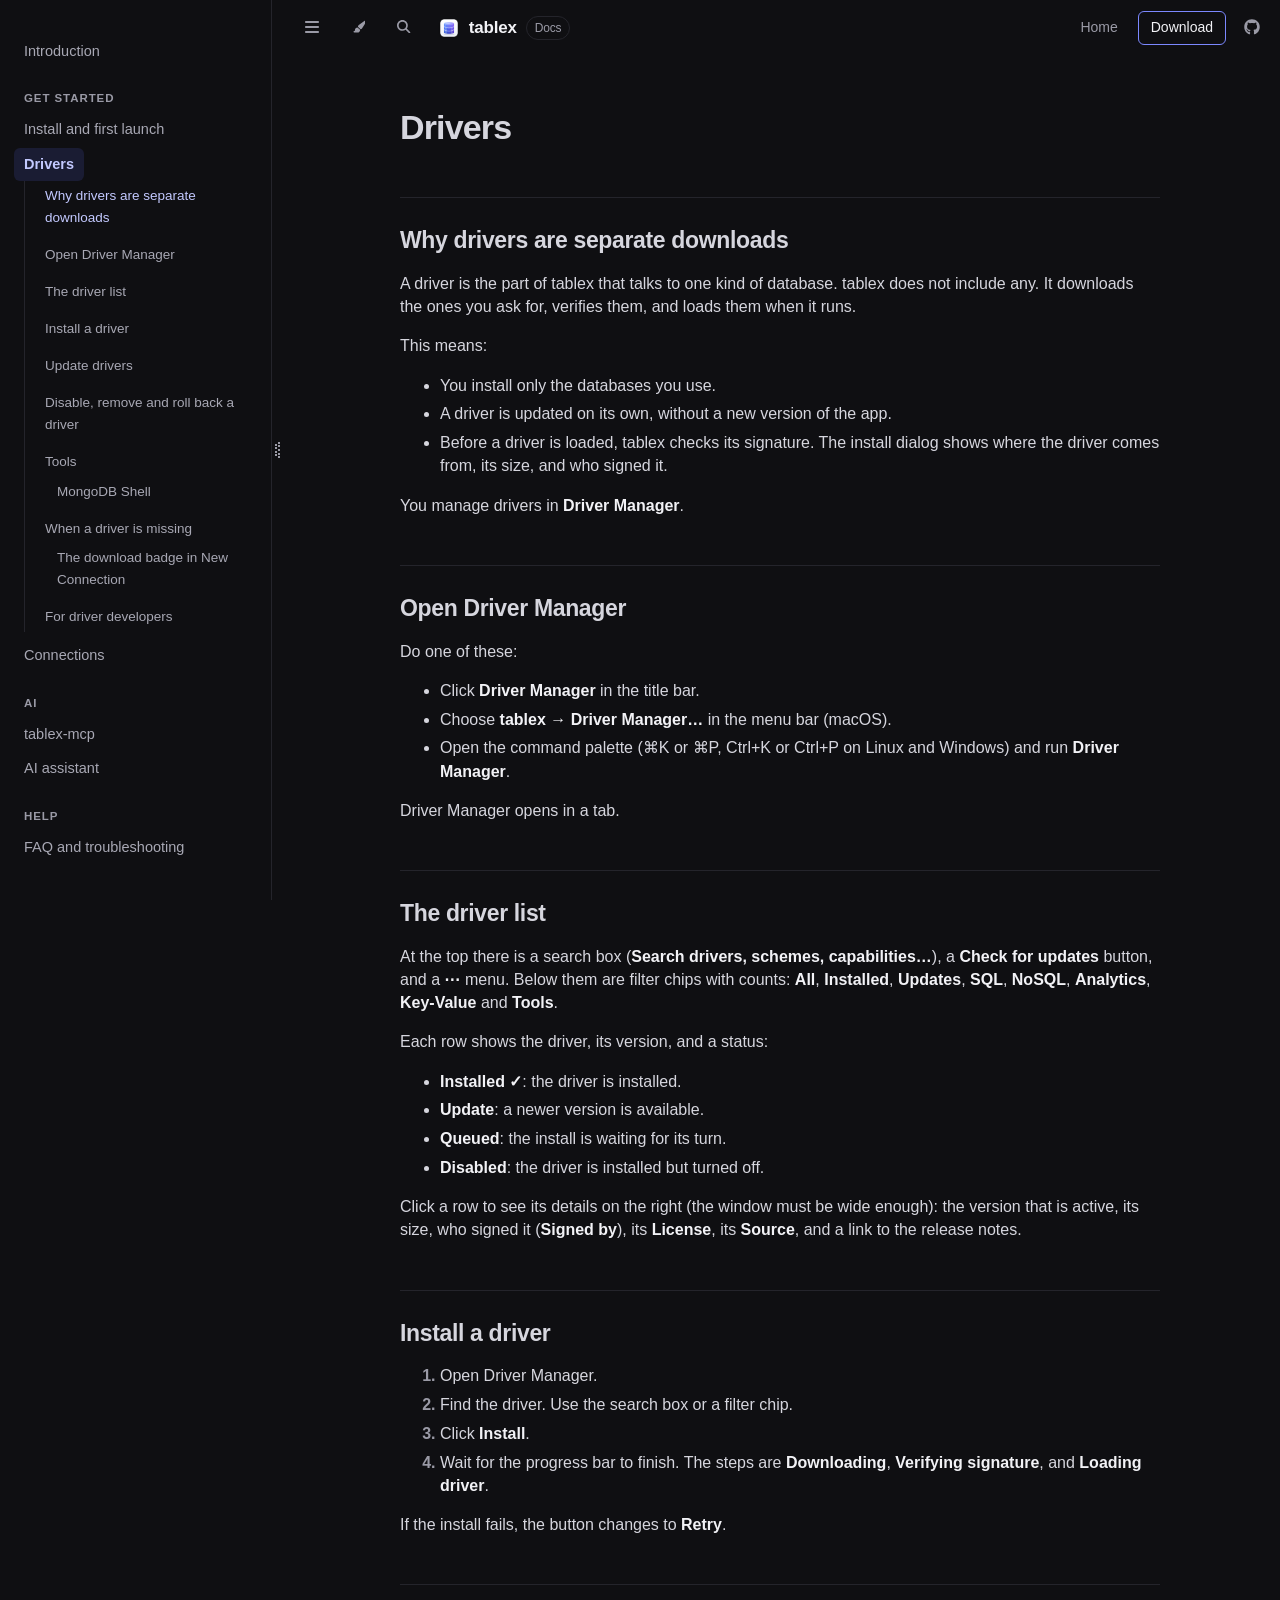
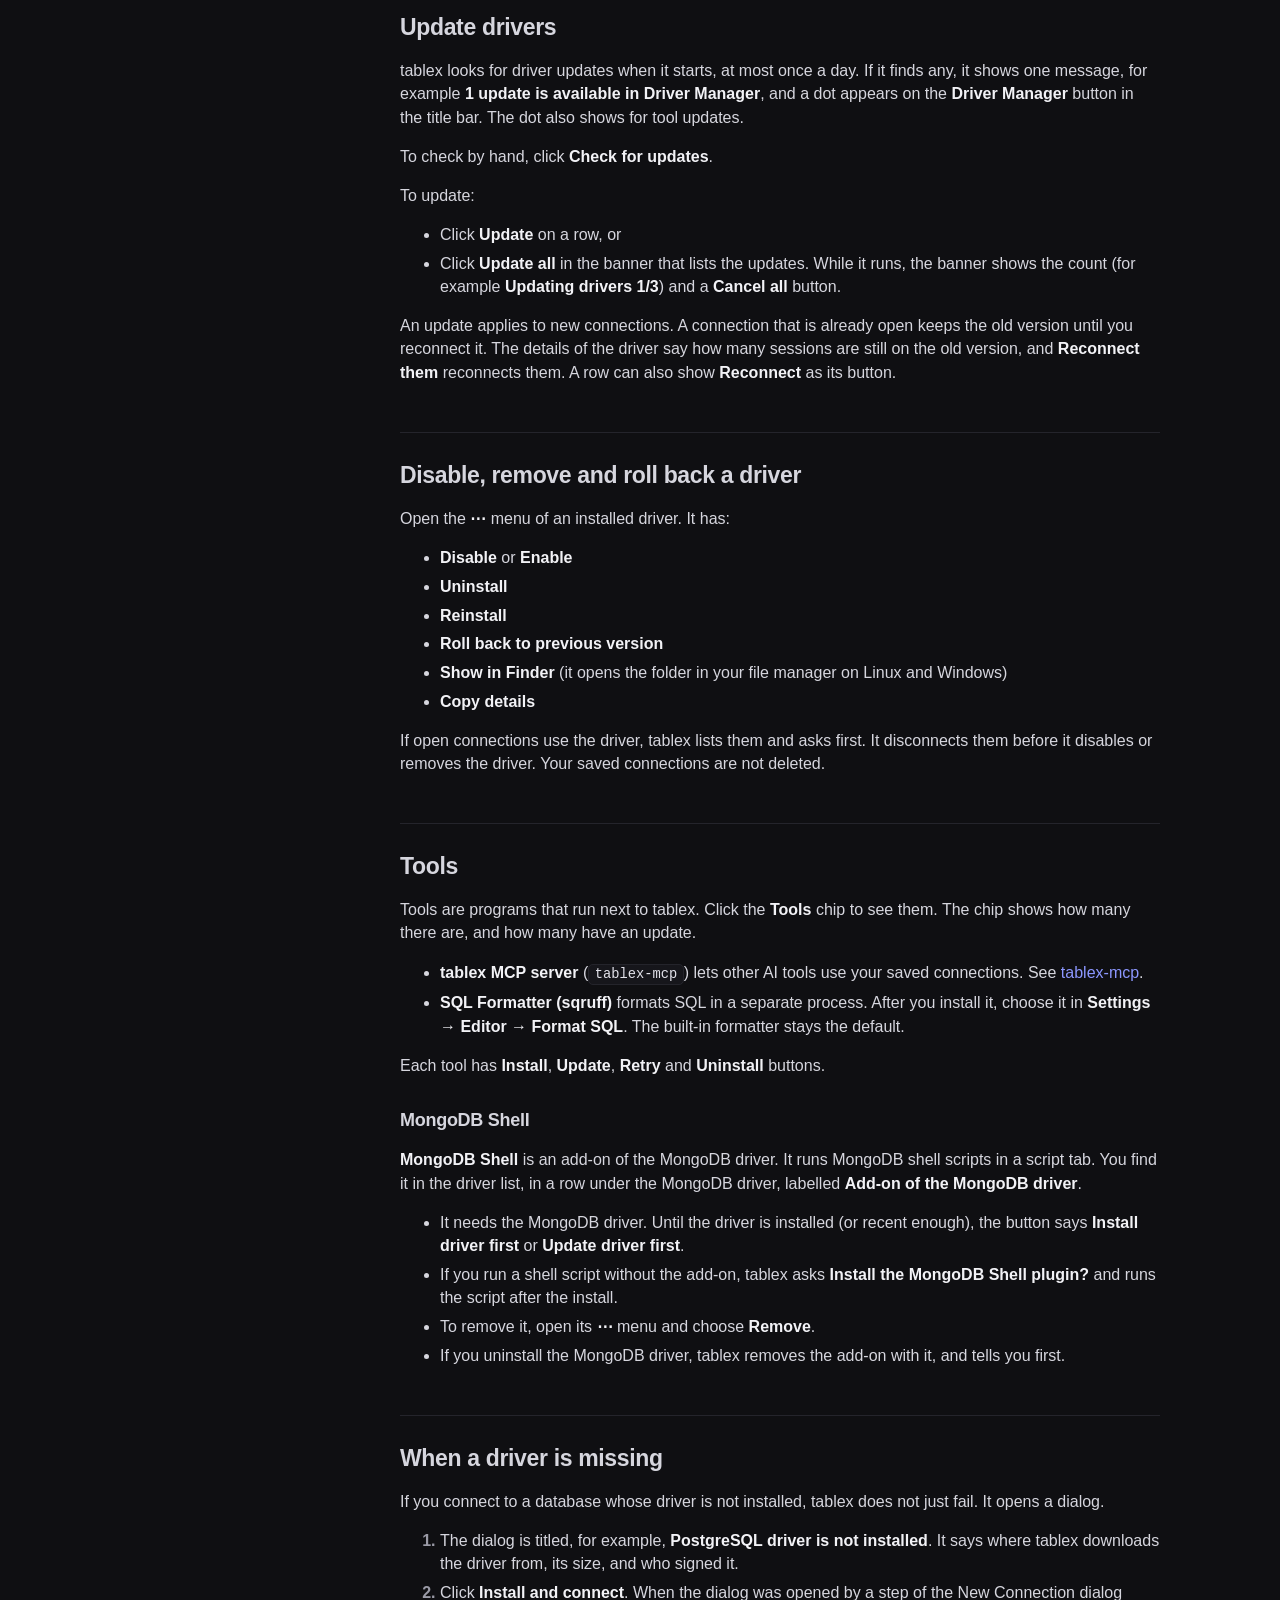
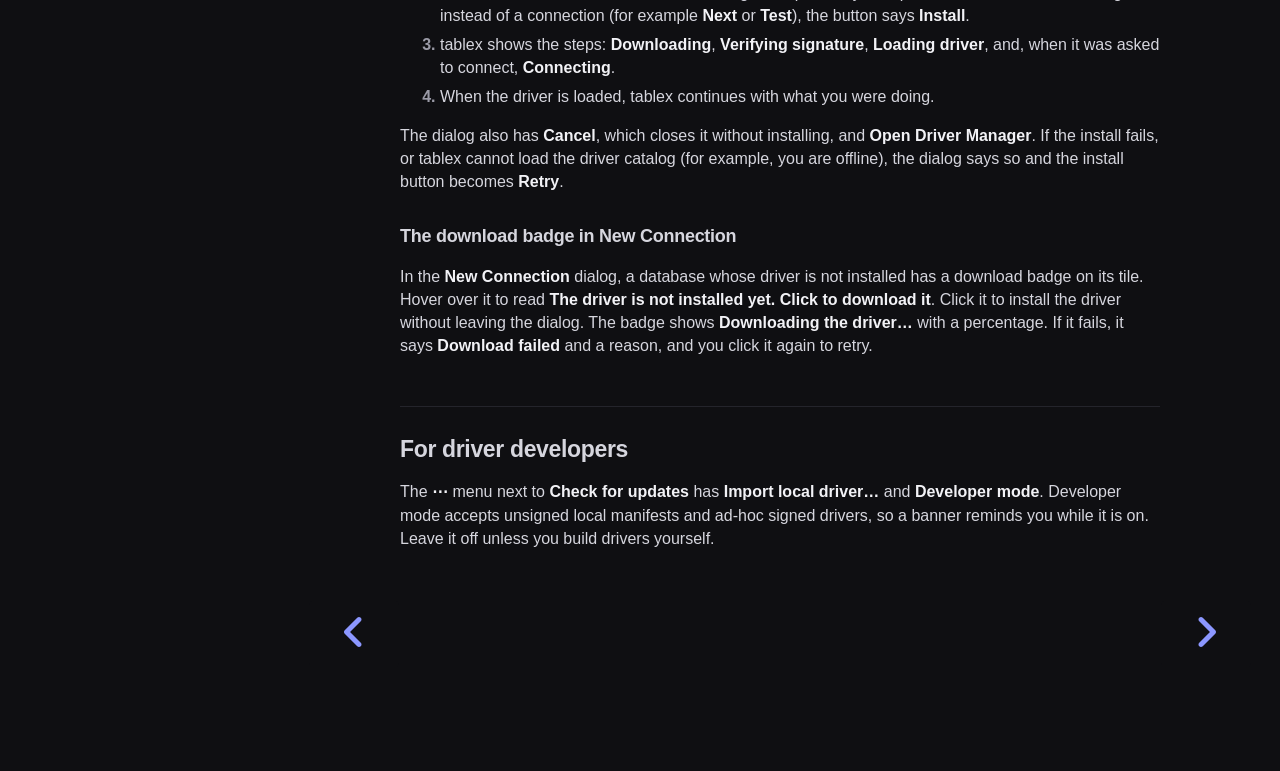
<file: docs/drivers.html>
<!DOCTYPE HTML>
<html lang="en" class="coal sidebar-visible" dir="ltr">
    <head>
        <!-- Book generated using mdBook -->
        <meta charset="UTF-8">
        <title>Drivers - tablex documentation</title>


        <!-- Custom HTML head -->

        <meta name="description" content="How to install and use tablex, a fast native database client for macOS, Linux and Windows.">
        <meta name="viewport" content="width=device-width, initial-scale=1">
        <meta name="theme-color" content="#0f0f12">

        <link rel="icon" href="favicon-dd0cc40a.svg">
        <link rel="shortcut icon" href="favicon-4f516183.png">
        <link rel="stylesheet" href="css/variables-8adf115d.css">
        <link rel="stylesheet" href="css/general-e96d0476.css">
        <link rel="stylesheet" href="css/chrome-d279d366.css">

        <!-- Fonts -->
        <link rel="stylesheet" href="fonts/fonts-9644e21d.css">

        <!-- Highlight.js Stylesheets -->
        <link rel="stylesheet" id="mdbook-highlight-css" href="highlight-493f70e1.css">
        <link rel="stylesheet" id="mdbook-tomorrow-night-css" href="tomorrow-night-4c0ae647.css">
        <link rel="stylesheet" id="mdbook-ayu-highlight-css" href="ayu-highlight-3fdfc3ac.css">

        <!-- Custom theme stylesheets -->
        <link rel="stylesheet" href="theme/tablex-7b77ac2c.css">


        <!-- Provide site root and default themes to javascript -->
        <script>
            const path_to_root = "";
            const default_light_theme = "coal";
            const default_dark_theme = "coal";
            window.path_to_searchindex_js = "searchindex-7d2ff1ca.js";
        </script>
        <!-- Start loading toc.js asap -->
        <script src="toc-79bf3eb2.js"></script>
    </head>
    <body>
    <div id="mdbook-help-container">
        <div id="mdbook-help-popup">
            <h2 class="mdbook-help-title">Keyboard shortcuts</h2>
            <div>
                <p>Press <kbd>←</kbd> or <kbd>→</kbd> to navigate between chapters</p>
                <p>Press <kbd>S</kbd> or <kbd>/</kbd> to search in the book</p>
                <p>Press <kbd>?</kbd> to show this help</p>
                <p>Press <kbd>Esc</kbd> to hide this help</p>
            </div>
        </div>
    </div>
    <div id="mdbook-body-container">
        <!-- Work around some values being stored in localStorage wrapped in quotes -->
        <script>
            try {
                let theme = localStorage.getItem('mdbook-theme');
                let sidebar = localStorage.getItem('mdbook-sidebar');

                if (theme.startsWith('"') && theme.endsWith('"')) {
                    localStorage.setItem('mdbook-theme', theme.slice(1, theme.length - 1));
                }

                if (sidebar.startsWith('"') && sidebar.endsWith('"')) {
                    localStorage.setItem('mdbook-sidebar', sidebar.slice(1, sidebar.length - 1));
                }
            } catch (e) { }
        </script>

        <!-- Set the theme before any content is loaded, prevents flash -->
        <script>
            const default_theme = window.matchMedia("(prefers-color-scheme: dark)").matches ? default_dark_theme : default_light_theme;
            let theme;
            try { theme = localStorage.getItem('mdbook-theme'); } catch(e) { }
            if (theme === null || theme === undefined) { theme = default_theme; }
            const html = document.documentElement;
            html.classList.remove('coal')
            html.classList.add(theme);
            html.classList.add("js");
        </script>

        <input type="checkbox" id="mdbook-sidebar-toggle-anchor" class="hidden">

        <!-- Hide / unhide sidebar before it is displayed -->
        <script>
            let sidebar = null;
            const sidebar_toggle = document.getElementById("mdbook-sidebar-toggle-anchor");
            if (document.body.clientWidth >= 1080) {
                try { sidebar = localStorage.getItem('mdbook-sidebar'); } catch(e) { }
                sidebar = sidebar || 'visible';
            } else {
                sidebar = 'hidden';
                sidebar_toggle.checked = false;
            }
            if (sidebar === 'visible') {
                sidebar_toggle.checked = true;
            } else {
                html.classList.remove('sidebar-visible');
            }
        </script>

        <nav id="mdbook-sidebar" class="sidebar" aria-label="Table of contents">
            <!-- populated by js -->
            <mdbook-sidebar-scrollbox class="sidebar-scrollbox"></mdbook-sidebar-scrollbox>
            <noscript>
                <iframe class="sidebar-iframe-outer" src="toc.html"></iframe>
            </noscript>
            <div id="mdbook-sidebar-resize-handle" class="sidebar-resize-handle">
                <div class="sidebar-resize-indicator"></div>
            </div>
        </nav>

        <div id="mdbook-page-wrapper" class="page-wrapper">

            <div class="page">
                <div id="mdbook-menu-bar-hover-placeholder"></div>
                <div id="mdbook-menu-bar" class="menu-bar sticky">
                    <div class="left-buttons">
                        <label id="mdbook-sidebar-toggle" class="icon-button" for="mdbook-sidebar-toggle-anchor" title="Toggle Table of Contents" aria-label="Toggle Table of Contents" aria-controls="mdbook-sidebar">
                            <span class=fa-svg><svg xmlns="http://www.w3.org/2000/svg" viewBox="0 0 448 512"><!--! Font Awesome Free 6.2.0 by @fontawesome - https://fontawesome.com License - https://fontawesome.com/license/free (Icons: CC BY 4.0, Fonts: SIL OFL 1.1, Code: MIT License) Copyright 2022 Fonticons, Inc. --><path d="M0 96C0 78.3 14.3 64 32 64H416c17.7 0 32 14.3 32 32s-14.3 32-32 32H32C14.3 128 0 113.7 0 96zM0 256c0-17.7 14.3-32 32-32H416c17.7 0 32 14.3 32 32s-14.3 32-32 32H32c-17.7 0-32-14.3-32-32zM448 416c0 17.7-14.3 32-32 32H32c-17.7 0-32-14.3-32-32s14.3-32 32-32H416c17.7 0 32 14.3 32 32z"/></svg></span>
                        </label>
                        <button id="mdbook-theme-toggle" class="icon-button" type="button" title="Change theme" aria-label="Change theme" aria-haspopup="true" aria-expanded="false" aria-controls="mdbook-theme-list">
                            <span class=fa-svg><svg xmlns="http://www.w3.org/2000/svg" viewBox="0 0 576 512"><!--! Font Awesome Free 6.2.0 by @fontawesome - https://fontawesome.com License - https://fontawesome.com/license/free (Icons: CC BY 4.0, Fonts: SIL OFL 1.1, Code: MIT License) Copyright 2022 Fonticons, Inc. --><path d="M371.3 367.1c27.3-3.9 51.9-19.4 67.2-42.9L600.2 74.1c12.6-19.5 9.4-45.3-7.6-61.2S549.7-4.4 531.1 9.6L294.4 187.2c-24 18-38.2 46.1-38.4 76.1L371.3 367.1zm-19.6 25.4l-116-104.4C175.9 290.3 128 339.6 128 400c0 3.9 .2 7.8 .6 11.6c1.8 17.5-10.2 36.4-27.8 36.4H96c-17.7 0-32 14.3-32 32s14.3 32 32 32H240c61.9 0 112-50.1 112-112c0-2.5-.1-5-.2-7.5z"/></svg></span>
                        </button>
                        <ul id="mdbook-theme-list" class="theme-popup" aria-label="Themes" role="menu">
                            <li role="none"><button role="menuitem" class="theme" id="mdbook-theme-default_theme">Auto</button></li>
                            <li role="none"><button role="menuitem" class="theme" id="mdbook-theme-light">Light</button></li>
                            <li role="none"><button role="menuitem" class="theme" id="mdbook-theme-coal">Dark</button></li>
                            </ul>
                        <button id="mdbook-search-toggle" class="icon-button" type="button" title="Search (`/`)" aria-label="Toggle Searchbar" aria-expanded="false" aria-keyshortcuts="/ s" aria-controls="mdbook-searchbar">
                            <span class=fa-svg><svg xmlns="http://www.w3.org/2000/svg" viewBox="0 0 512 512"><!--! Font Awesome Free 6.2.0 by @fontawesome - https://fontawesome.com License - https://fontawesome.com/license/free (Icons: CC BY 4.0, Fonts: SIL OFL 1.1, Code: MIT License) Copyright 2022 Fonticons, Inc. --><path d="M416 208c0 45.9-14.9 88.3-40 122.7L502.6 457.4c12.5 12.5 12.5 32.8 0 45.3s-32.8 12.5-45.3 0L330.7 376c-34.4 25.2-76.8 40-122.7 40C93.1 416 0 322.9 0 208S93.1 0 208 0S416 93.1 416 208zM208 352c79.5 0 144-64.5 144-144s-64.5-144-144-144S64 128.5 64 208s64.5 144 144 144z"/></svg></span>
                        </button>
                    </div>

                    <a class="brand" href="index.html"><img src="logo.png" alt="" width="22" height="22"><span>tablex</span><span class="brand-docs">Docs</span></a>
                    <div class="menu-spacer"></div>

                    <div class="right-buttons">
                        <a class="site-link" href="../">Home</a>
                        <a class="site-link download" href="https://github.com/tablex-org/tablex/releases/latest">Download</a>
                        <a href="https://github.com/tablex-org/tablex" title="Git repository" aria-label="Git repository">
                            <span class=fa-svg><svg xmlns="http://www.w3.org/2000/svg" viewBox="0 0 496 512"><!--! Font Awesome Free 6.2.0 by @fontawesome - https://fontawesome.com License - https://fontawesome.com/license/free (Icons: CC BY 4.0, Fonts: SIL OFL 1.1, Code: MIT License) Copyright 2022 Fonticons, Inc. --><path d="M165.9 397.4c0 2-2.3 3.6-5.2 3.6-3.3.3-5.6-1.3-5.6-3.6 0-2 2.3-3.6 5.2-3.6 3-.3 5.6 1.3 5.6 3.6zm-31.1-4.5c-.7 2 1.3 4.3 4.3 4.9 2.6 1 5.6 0 6.2-2s-1.3-4.3-4.3-5.2c-2.6-.7-5.5.3-6.2 2.3zm44.2-1.7c-2.9.7-4.9 2.6-4.6 4.9.3 2 2.9 3.3 5.9 2.6 2.9-.7 4.9-2.6 4.6-4.6-.3-1.9-3-3.2-5.9-2.9zM244.8 8C106.1 8 0 113.3 0 252c0 110.9 69.8 205.8 169.5 239.2 12.8 2.3 17.3-5.6 17.3-12.1 0-6.2-.3-40.4-.3-61.4 0 0-70 15-84.7-29.8 0 0-11.4-29.1-27.8-36.6 0 0-22.9-15.7 1.6-15.4 0 0 24.9 2 38.6 25.8 21.9 38.6 58.6 27.5 72.9 20.9 2.3-16 8.8-27.1 16-33.7-55.9-6.2-112.3-14.3-112.3-110.5 0-27.5 7.6-41.3 23.6-58.9-2.6-6.5-11.1-33.3 2.6-67.9 20.9-6.5 69 27 69 27 20-5.6 41.5-8.5 62.8-8.5s42.8 2.9 62.8 8.5c0 0 48.1-33.6 69-27 13.7 34.7 5.2 61.4 2.6 67.9 16 17.7 25.8 31.5 25.8 58.9 0 96.5-58.9 104.2-114.8 110.5 9.2 7.9 17 22.9 17 46.4 0 33.7-.3 75.4-.3 83.6 0 6.5 4.6 14.4 17.3 12.1C428.2 457.8 496 362.9 496 252 496 113.3 383.5 8 244.8 8zM97.2 352.9c-1.3 1-1 3.3.7 5.2 1.6 1.6 3.9 2.3 5.2 1 1.3-1 1-3.3-.7-5.2-1.6-1.6-3.9-2.3-5.2-1zm-10.8-8.1c-.7 1.3.3 2.9 2.3 3.9 1.6 1 3.6.7 4.3-.7.7-1.3-.3-2.9-2.3-3.9-2-.6-3.6-.3-4.3.7zm32.4 35.6c-1.6 1.3-1 4.3 1.3 6.2 2.3 2.3 5.2 2.6 6.5 1 1.3-1.3.7-4.3-1.3-6.2-2.2-2.3-5.2-2.6-6.5-1zm-11.4-14.7c-1.6 1-1.6 3.6 0 5.9 1.6 2.3 4.3 3.3 5.6 2.3 1.6-1.3 1.6-3.9 0-6.2-1.4-2.3-4-3.3-5.6-2z"/></svg></span>
                        </a>

                    </div>
                </div>

                <div id="mdbook-search-wrapper" class="hidden">
                    <form id="mdbook-searchbar-outer" class="searchbar-outer">
                        <div class="search-wrapper">
                            <input type="search" id="mdbook-searchbar" name="searchbar" placeholder="Search this book ..." aria-controls="mdbook-searchresults-outer" aria-describedby="searchresults-header">
                            <div class="spinner-wrapper">
                                <span class=fa-svg id="fa-spin"><svg xmlns="http://www.w3.org/2000/svg" viewBox="0 0 512 512"><!--! Font Awesome Free 6.2.0 by @fontawesome - https://fontawesome.com License - https://fontawesome.com/license/free (Icons: CC BY 4.0, Fonts: SIL OFL 1.1, Code: MIT License) Copyright 2022 Fonticons, Inc. --><path d="M304 48c0-26.5-21.5-48-48-48s-48 21.5-48 48s21.5 48 48 48s48-21.5 48-48zm0 416c0-26.5-21.5-48-48-48s-48 21.5-48 48s21.5 48 48 48s48-21.5 48-48zM48 304c26.5 0 48-21.5 48-48s-21.5-48-48-48s-48 21.5-48 48s21.5 48 48 48zm464-48c0-26.5-21.5-48-48-48s-48 21.5-48 48s21.5 48 48 48s48-21.5 48-48zM142.9 437c18.7-18.7 18.7-49.1 0-67.9s-49.1-18.7-67.9 0s-18.7 49.1 0 67.9s49.1 18.7 67.9 0zm0-294.2c18.7-18.7 18.7-49.1 0-67.9S93.7 56.2 75 75s-18.7 49.1 0 67.9s49.1 18.7 67.9 0zM369.1 437c18.7 18.7 49.1 18.7 67.9 0s18.7-49.1 0-67.9s-49.1-18.7-67.9 0s-18.7 49.1 0 67.9z"/></svg></span>
                            </div>
                        </div>
                    </form>
                    <div id="mdbook-searchresults-outer" class="searchresults-outer hidden">
                        <div id="mdbook-searchresults-header" class="searchresults-header"></div>
                        <ul id="mdbook-searchresults">
                        </ul>
                    </div>
                </div>

                <!-- Apply ARIA attributes after the sidebar and the sidebar toggle button are added to the DOM -->
                <script>
                    document.getElementById('mdbook-sidebar-toggle').setAttribute('aria-expanded', sidebar === 'visible');
                    document.getElementById('mdbook-sidebar').setAttribute('aria-hidden', sidebar !== 'visible');
                    Array.from(document.querySelectorAll('#mdbook-sidebar a')).forEach(function(link) {
                        link.setAttribute('tabIndex', sidebar === 'visible' ? 0 : -1);
                    });
                </script>

                <div id="mdbook-content" class="content">
                    <main>
                        <h1 id="drivers"><a class="header" href="#drivers">Drivers</a></h1>
<h2 id="why-drivers-are-separate-downloads"><a class="header" href="#why-drivers-are-separate-downloads">Why drivers are separate downloads</a></h2>
<p>A driver is the part of tablex that talks to one kind of database. tablex does not include any. It downloads the ones you ask for, verifies them, and loads them when it runs.</p>
<p>This means:</p>
<ul>
<li>You install only the databases you use.</li>
<li>A driver is updated on its own, without a new version of the app.</li>
<li>Before a driver is loaded, tablex checks its signature. The install dialog shows where the driver comes from, its size, and who signed it.</li>
</ul>
<p>You manage drivers in <strong>Driver Manager</strong>.</p>
<h2 id="open-driver-manager"><a class="header" href="#open-driver-manager">Open Driver Manager</a></h2>
<p>Do one of these:</p>
<ul>
<li>Click <strong>Driver Manager</strong> in the title bar.</li>
<li>Choose <strong>tablex → Driver Manager…</strong> in the menu bar (macOS).</li>
<li>Open the command palette (⌘K or ⌘P, Ctrl+K or Ctrl+P on Linux and Windows) and run <strong>Driver Manager</strong>.</li>
</ul>
<p>Driver Manager opens in a tab.</p>
<!-- screenshot: the Driver Manager tab with the filter chips and the driver list -->
<h2 id="the-driver-list"><a class="header" href="#the-driver-list">The driver list</a></h2>
<p>At the top there is a search box (<strong>Search drivers, schemes, capabilities…</strong>), a <strong>Check for updates</strong> button, and a <strong>⋯</strong> menu. Below them are filter chips with counts: <strong>All</strong>, <strong>Installed</strong>, <strong>Updates</strong>, <strong>SQL</strong>, <strong>NoSQL</strong>, <strong>Analytics</strong>, <strong>Key-Value</strong> and <strong>Tools</strong>.</p>
<p>Each row shows the driver, its version, and a status:</p>
<ul>
<li><strong>Installed ✓</strong>: the driver is installed.</li>
<li><strong>Update</strong>: a newer version is available.</li>
<li><strong>Queued</strong>: the install is waiting for its turn.</li>
<li><strong>Disabled</strong>: the driver is installed but turned off.</li>
</ul>
<p>Click a row to see its details on the right (the window must be wide enough): the version that is active, its size, who signed it (<strong>Signed by</strong>), its <strong>License</strong>, its <strong>Source</strong>, and a link to the release notes.</p>
<h2 id="install-a-driver"><a class="header" href="#install-a-driver">Install a driver</a></h2>
<ol>
<li>Open Driver Manager.</li>
<li>Find the driver. Use the search box or a filter chip.</li>
<li>Click <strong>Install</strong>.</li>
<li>Wait for the progress bar to finish. The steps are <strong>Downloading</strong>, <strong>Verifying signature</strong>, and <strong>Loading driver</strong>.</li>
</ol>
<p>If the install fails, the button changes to <strong>Retry</strong>.</p>
<h2 id="update-drivers"><a class="header" href="#update-drivers">Update drivers</a></h2>
<p>tablex looks for driver updates when it starts, at most once a day. If it finds any, it shows one message, for example <strong>1 update is available in Driver Manager</strong>, and a dot appears on the <strong>Driver Manager</strong> button in the title bar. The dot also shows for tool updates.</p>
<p>To check by hand, click <strong>Check for updates</strong>.</p>
<p>To update:</p>
<ul>
<li>Click <strong>Update</strong> on a row, or</li>
<li>Click <strong>Update all</strong> in the banner that lists the updates. While it runs, the banner shows the count (for example <strong>Updating drivers 1/3</strong>) and a <strong>Cancel all</strong> button.</li>
</ul>
<p>An update applies to new connections. A connection that is already open keeps the old version until you reconnect it. The details of the driver say how many sessions are still on the old version, and <strong>Reconnect them</strong> reconnects them. A row can also show <strong>Reconnect</strong> as its button.</p>
<h2 id="disable-remove-and-roll-back-a-driver"><a class="header" href="#disable-remove-and-roll-back-a-driver">Disable, remove and roll back a driver</a></h2>
<p>Open the <strong>⋯</strong> menu of an installed driver. It has:</p>
<ul>
<li><strong>Disable</strong> or <strong>Enable</strong></li>
<li><strong>Uninstall</strong></li>
<li><strong>Reinstall</strong></li>
<li><strong>Roll back to previous version</strong></li>
<li><strong>Show in Finder</strong> (it opens the folder in your file manager on Linux and Windows)</li>
<li><strong>Copy details</strong></li>
</ul>
<p>If open connections use the driver, tablex lists them and asks first. It disconnects them before it disables or removes the driver. Your saved connections are not deleted.</p>
<h2 id="tools"><a class="header" href="#tools">Tools</a></h2>
<p>Tools are programs that run next to tablex. Click the <strong>Tools</strong> chip to see them. The chip shows how many there are, and how many have an update.</p>
<ul>
<li><strong>tablex MCP server</strong> (<code>tablex-mcp</code>) lets other AI tools use your saved connections. See <a href="tablex-mcp.html">tablex-mcp</a>.</li>
<li><strong>SQL Formatter (sqruff)</strong> formats SQL in a separate process. After you install it, choose it in <strong>Settings → Editor → Format SQL</strong>. The built-in formatter stays the default.</li>
</ul>
<p>Each tool has <strong>Install</strong>, <strong>Update</strong>, <strong>Retry</strong> and <strong>Uninstall</strong> buttons.</p>
<h3 id="mongodb-shell"><a class="header" href="#mongodb-shell">MongoDB Shell</a></h3>
<p><strong>MongoDB Shell</strong> is an add-on of the MongoDB driver. It runs MongoDB shell scripts in a script tab. You find it in the driver list, in a row under the MongoDB driver, labelled <strong>Add-on of the MongoDB driver</strong>.</p>
<ul>
<li>It needs the MongoDB driver. Until the driver is installed (or recent enough), the button says <strong>Install driver first</strong> or <strong>Update driver first</strong>.</li>
<li>If you run a shell script without the add-on, tablex asks <strong>Install the MongoDB Shell plugin?</strong> and runs the script after the install.</li>
<li>To remove it, open its <strong>⋯</strong> menu and choose <strong>Remove</strong>.</li>
<li>If you uninstall the MongoDB driver, tablex removes the add-on with it, and tells you first.</li>
</ul>
<h2 id="when-a-driver-is-missing"><a class="header" href="#when-a-driver-is-missing">When a driver is missing</a></h2>
<p>If you connect to a database whose driver is not installed, tablex does not just fail. It opens a dialog.</p>
<ol>
<li>The dialog is titled, for example, <strong>PostgreSQL driver is not installed</strong>. It says where tablex downloads the driver from, its size, and who signed it.</li>
<li>Click <strong>Install and connect</strong>. When the dialog was opened by a step of the New Connection dialog instead of a connection (for example <strong>Next</strong> or <strong>Test</strong>), the button says <strong>Install</strong>.</li>
<li>tablex shows the steps: <strong>Downloading</strong>, <strong>Verifying signature</strong>, <strong>Loading driver</strong>, and, when it was asked to connect, <strong>Connecting</strong>.</li>
<li>When the driver is loaded, tablex continues with what you were doing.</li>
</ol>
<p>The dialog also has <strong>Cancel</strong>, which closes it without installing, and <strong>Open Driver Manager</strong>. If the install fails, or tablex cannot load the driver catalog (for example, you are offline), the dialog says so and the install button becomes <strong>Retry</strong>.</p>
<h3 id="the-download-badge-in-new-connection"><a class="header" href="#the-download-badge-in-new-connection">The download badge in New Connection</a></h3>
<p>In the <strong>New Connection</strong> dialog, a database whose driver is not installed has a download badge on its tile. Hover over it to read <strong>The driver is not installed yet. Click to download it</strong>. Click it to install the driver without leaving the dialog. The badge shows <strong>Downloading the driver…</strong> with a percentage. If it fails, it says <strong>Download failed</strong> and a reason, and you click it again to retry.</p>
<!-- screenshot: the New Connection picker with a download badge on a tile -->
<h2 id="for-driver-developers"><a class="header" href="#for-driver-developers">For driver developers</a></h2>
<p>The <strong>⋯</strong> menu next to <strong>Check for updates</strong> has <strong>Import local driver…</strong> and <strong>Developer mode</strong>. Developer mode accepts unsigned local manifests and ad-hoc signed drivers, so a banner reminds you while it is on. Leave it off unless you build drivers yourself.</p>

                    </main>

                    <nav class="nav-wrapper" aria-label="Page navigation">
                        <!-- Mobile navigation buttons -->
                            <a rel="prev" href="install.html" class="mobile-nav-chapters previous" title="Previous chapter" aria-label="Previous chapter" aria-keyshortcuts="Left">
                                <span class=fa-svg><svg xmlns="http://www.w3.org/2000/svg" viewBox="0 0 320 512"><!--! Font Awesome Free 6.2.0 by @fontawesome - https://fontawesome.com License - https://fontawesome.com/license/free (Icons: CC BY 4.0, Fonts: SIL OFL 1.1, Code: MIT License) Copyright 2022 Fonticons, Inc. --><path d="M41.4 233.4c-12.5 12.5-12.5 32.8 0 45.3l160 160c12.5 12.5 32.8 12.5 45.3 0s12.5-32.8 0-45.3L109.3 256 246.6 118.6c12.5-12.5 12.5-32.8 0-45.3s-32.8-12.5-45.3 0l-160 160z"/></svg></span>
                            </a>

                            <a rel="next prefetch" href="connections.html" class="mobile-nav-chapters next" title="Next chapter" aria-label="Next chapter" aria-keyshortcuts="Right">
                                <span class=fa-svg><svg xmlns="http://www.w3.org/2000/svg" viewBox="0 0 320 512"><!--! Font Awesome Free 6.2.0 by @fontawesome - https://fontawesome.com License - https://fontawesome.com/license/free (Icons: CC BY 4.0, Fonts: SIL OFL 1.1, Code: MIT License) Copyright 2022 Fonticons, Inc. --><path d="M278.6 233.4c12.5 12.5 12.5 32.8 0 45.3l-160 160c-12.5 12.5-32.8 12.5-45.3 0s-12.5-32.8 0-45.3L210.7 256 73.4 118.6c-12.5-12.5-12.5-32.8 0-45.3s32.8-12.5 45.3 0l160 160z"/></svg></span>
                            </a>

                        <div style="clear: both"></div>
                    </nav>
                </div>
            </div>

            <nav class="nav-wide-wrapper" aria-label="Page navigation">
                    <a rel="prev" href="install.html" class="nav-chapters previous" title="Previous chapter" aria-label="Previous chapter" aria-keyshortcuts="Left">
                        <span class=fa-svg><svg xmlns="http://www.w3.org/2000/svg" viewBox="0 0 320 512"><!--! Font Awesome Free 6.2.0 by @fontawesome - https://fontawesome.com License - https://fontawesome.com/license/free (Icons: CC BY 4.0, Fonts: SIL OFL 1.1, Code: MIT License) Copyright 2022 Fonticons, Inc. --><path d="M41.4 233.4c-12.5 12.5-12.5 32.8 0 45.3l160 160c12.5 12.5 32.8 12.5 45.3 0s12.5-32.8 0-45.3L109.3 256 246.6 118.6c12.5-12.5 12.5-32.8 0-45.3s-32.8-12.5-45.3 0l-160 160z"/></svg></span>
                    </a>

                    <a rel="next prefetch" href="connections.html" class="nav-chapters next" title="Next chapter" aria-label="Next chapter" aria-keyshortcuts="Right">
                        <span class=fa-svg><svg xmlns="http://www.w3.org/2000/svg" viewBox="0 0 320 512"><!--! Font Awesome Free 6.2.0 by @fontawesome - https://fontawesome.com License - https://fontawesome.com/license/free (Icons: CC BY 4.0, Fonts: SIL OFL 1.1, Code: MIT License) Copyright 2022 Fonticons, Inc. --><path d="M278.6 233.4c12.5 12.5 12.5 32.8 0 45.3l-160 160c-12.5 12.5-32.8 12.5-45.3 0s-12.5-32.8 0-45.3L210.7 256 73.4 118.6c-12.5-12.5-12.5-32.8 0-45.3s32.8-12.5 45.3 0l160 160z"/></svg></span>
                    </a>
            </nav>

        </div>

        <template id=fa-eye><span class=fa-svg><svg xmlns="http://www.w3.org/2000/svg" viewBox="0 0 576 512"><!--! Font Awesome Free 6.2.0 by @fontawesome - https://fontawesome.com License - https://fontawesome.com/license/free (Icons: CC BY 4.0, Fonts: SIL OFL 1.1, Code: MIT License) Copyright 2022 Fonticons, Inc. --><path d="M288 32c-80.8 0-145.5 36.8-192.6 80.6C48.6 156 17.3 208 2.5 243.7c-3.3 7.9-3.3 16.7 0 24.6C17.3 304 48.6 356 95.4 399.4C142.5 443.2 207.2 480 288 480s145.5-36.8 192.6-80.6c46.8-43.5 78.1-95.4 93-131.1c3.3-7.9 3.3-16.7 0-24.6c-14.9-35.7-46.2-87.7-93-131.1C433.5 68.8 368.8 32 288 32zM432 256c0 79.5-64.5 144-144 144s-144-64.5-144-144s64.5-144 144-144s144 64.5 144 144zM288 192c0 35.3-28.7 64-64 64c-11.5 0-22.3-3-31.6-8.4c-.2 2.8-.4 5.5-.4 8.4c0 53 43 96 96 96s96-43 96-96s-43-96-96-96c-2.8 0-5.6 .1-8.4 .4c5.3 9.3 8.4 20.1 8.4 31.6z"/></svg></span></template>
        <template id=fa-eye-slash><span class=fa-svg><svg xmlns="http://www.w3.org/2000/svg" viewBox="0 0 640 512"><!--! Font Awesome Free 6.2.0 by @fontawesome - https://fontawesome.com License - https://fontawesome.com/license/free (Icons: CC BY 4.0, Fonts: SIL OFL 1.1, Code: MIT License) Copyright 2022 Fonticons, Inc. --><path d="M38.8 5.1C28.4-3.1 13.3-1.2 5.1 9.2S-1.2 34.7 9.2 42.9l592 464c10.4 8.2 25.5 6.3 33.7-4.1s6.3-25.5-4.1-33.7L525.6 386.7c39.6-40.6 66.4-86.1 79.9-118.4c3.3-7.9 3.3-16.7 0-24.6c-14.9-35.7-46.2-87.7-93-131.1C465.5 68.8 400.8 32 320 32c-68.2 0-125 26.3-169.3 60.8L38.8 5.1zM223.1 149.5C248.6 126.2 282.7 112 320 112c79.5 0 144 64.5 144 144c0 24.9-6.3 48.3-17.4 68.7L408 294.5c5.2-11.8 8-24.8 8-38.5c0-53-43-96-96-96c-2.8 0-5.6 .1-8.4 .4c5.3 9.3 8.4 20.1 8.4 31.6c0 10.2-2.4 19.8-6.6 28.3l-90.3-70.8zm223.1 298L373 389.9c-16.4 6.5-34.3 10.1-53 10.1c-79.5 0-144-64.5-144-144c0-6.9 .5-13.6 1.4-20.2L83.1 161.5C60.3 191.2 44 220.8 34.5 243.7c-3.3 7.9-3.3 16.7 0 24.6c14.9 35.7 46.2 87.7 93 131.1C174.5 443.2 239.2 480 320 480c47.8 0 89.9-12.9 126.2-32.5z"/></svg></span></template>
        <template id=fa-copy><span class=fa-svg><svg xmlns="http://www.w3.org/2000/svg" viewBox="0 0 512 512"><!--! Font Awesome Free 6.2.0 by @fontawesome - https://fontawesome.com License - https://fontawesome.com/license/free (Icons: CC BY 4.0, Fonts: SIL OFL 1.1, Code: MIT License) Copyright 2022 Fonticons, Inc. --><path d="M502.6 70.63l-61.25-61.25C435.4 3.371 427.2 0 418.7 0H255.1c-35.35 0-64 28.66-64 64l.0195 256C192 355.4 220.7 384 256 384h192c35.2 0 64-28.8 64-64V93.25C512 84.77 508.6 76.63 502.6 70.63zM464 320c0 8.836-7.164 16-16 16H255.1c-8.838 0-16-7.164-16-16L239.1 64.13c0-8.836 7.164-16 16-16h128L384 96c0 17.67 14.33 32 32 32h47.1V320zM272 448c0 8.836-7.164 16-16 16H63.1c-8.838 0-16-7.164-16-16L47.98 192.1c0-8.836 7.164-16 16-16H160V128H63.99c-35.35 0-64 28.65-64 64l.0098 256C.002 483.3 28.66 512 64 512h192c35.2 0 64-28.8 64-64v-32h-47.1L272 448z"/></svg></span></template>
        <template id=fa-play><span class=fa-svg><svg xmlns="http://www.w3.org/2000/svg" viewBox="0 0 384 512"><!--! Font Awesome Free 6.2.0 by @fontawesome - https://fontawesome.com License - https://fontawesome.com/license/free (Icons: CC BY 4.0, Fonts: SIL OFL 1.1, Code: MIT License) Copyright 2022 Fonticons, Inc. --><path d="M73 39c-14.8-9.1-33.4-9.4-48.5-.9S0 62.6 0 80V432c0 17.4 9.4 33.4 24.5 41.9s33.7 8.1 48.5-.9L361 297c14.3-8.7 23-24.2 23-41s-8.7-32.2-23-41L73 39z"/></svg></span></template>
        <template id=fa-clock-rotate-left><span class=fa-svg><svg xmlns="http://www.w3.org/2000/svg" viewBox="0 0 512 512"><!--! Font Awesome Free 6.2.0 by @fontawesome - https://fontawesome.com License - https://fontawesome.com/license/free (Icons: CC BY 4.0, Fonts: SIL OFL 1.1, Code: MIT License) Copyright 2022 Fonticons, Inc. --><path d="M75 75L41 41C25.9 25.9 0 36.6 0 57.9V168c0 13.3 10.7 24 24 24H134.1c21.4 0 32.1-25.9 17-41l-30.8-30.8C155 85.5 203 64 256 64c106 0 192 86 192 192s-86 192-192 192c-40.8 0-78.6-12.7-109.7-34.4c-14.5-10.1-34.4-6.6-44.6 7.9s-6.6 34.4 7.9 44.6C151.2 495 201.7 512 256 512c141.4 0 256-114.6 256-256S397.4 0 256 0C185.3 0 121.3 28.7 75 75zm181 53c-13.3 0-24 10.7-24 24V256c0 6.4 2.5 12.5 7 17l72 72c9.4 9.4 24.6 9.4 33.9 0s9.4-24.6 0-33.9l-65-65V152c0-13.3-10.7-24-24-24z"/></svg></span></template>



        <script>
            window.playground_copyable = true;
        </script>


        <script src="elasticlunr-ef4e11c1.min.js"></script>
        <script src="mark-09e88c2c.min.js"></script>
        <script src="searcher-09f2665d.js"></script>

        <script src="clipboard-1626706a.min.js"></script>
        <script src="highlight-abc7f01d.js"></script>
        <script src="book-609e4cb8.js"></script>

        <!-- Custom JS scripts -->



    </div>
    </body>
</html>
</file>
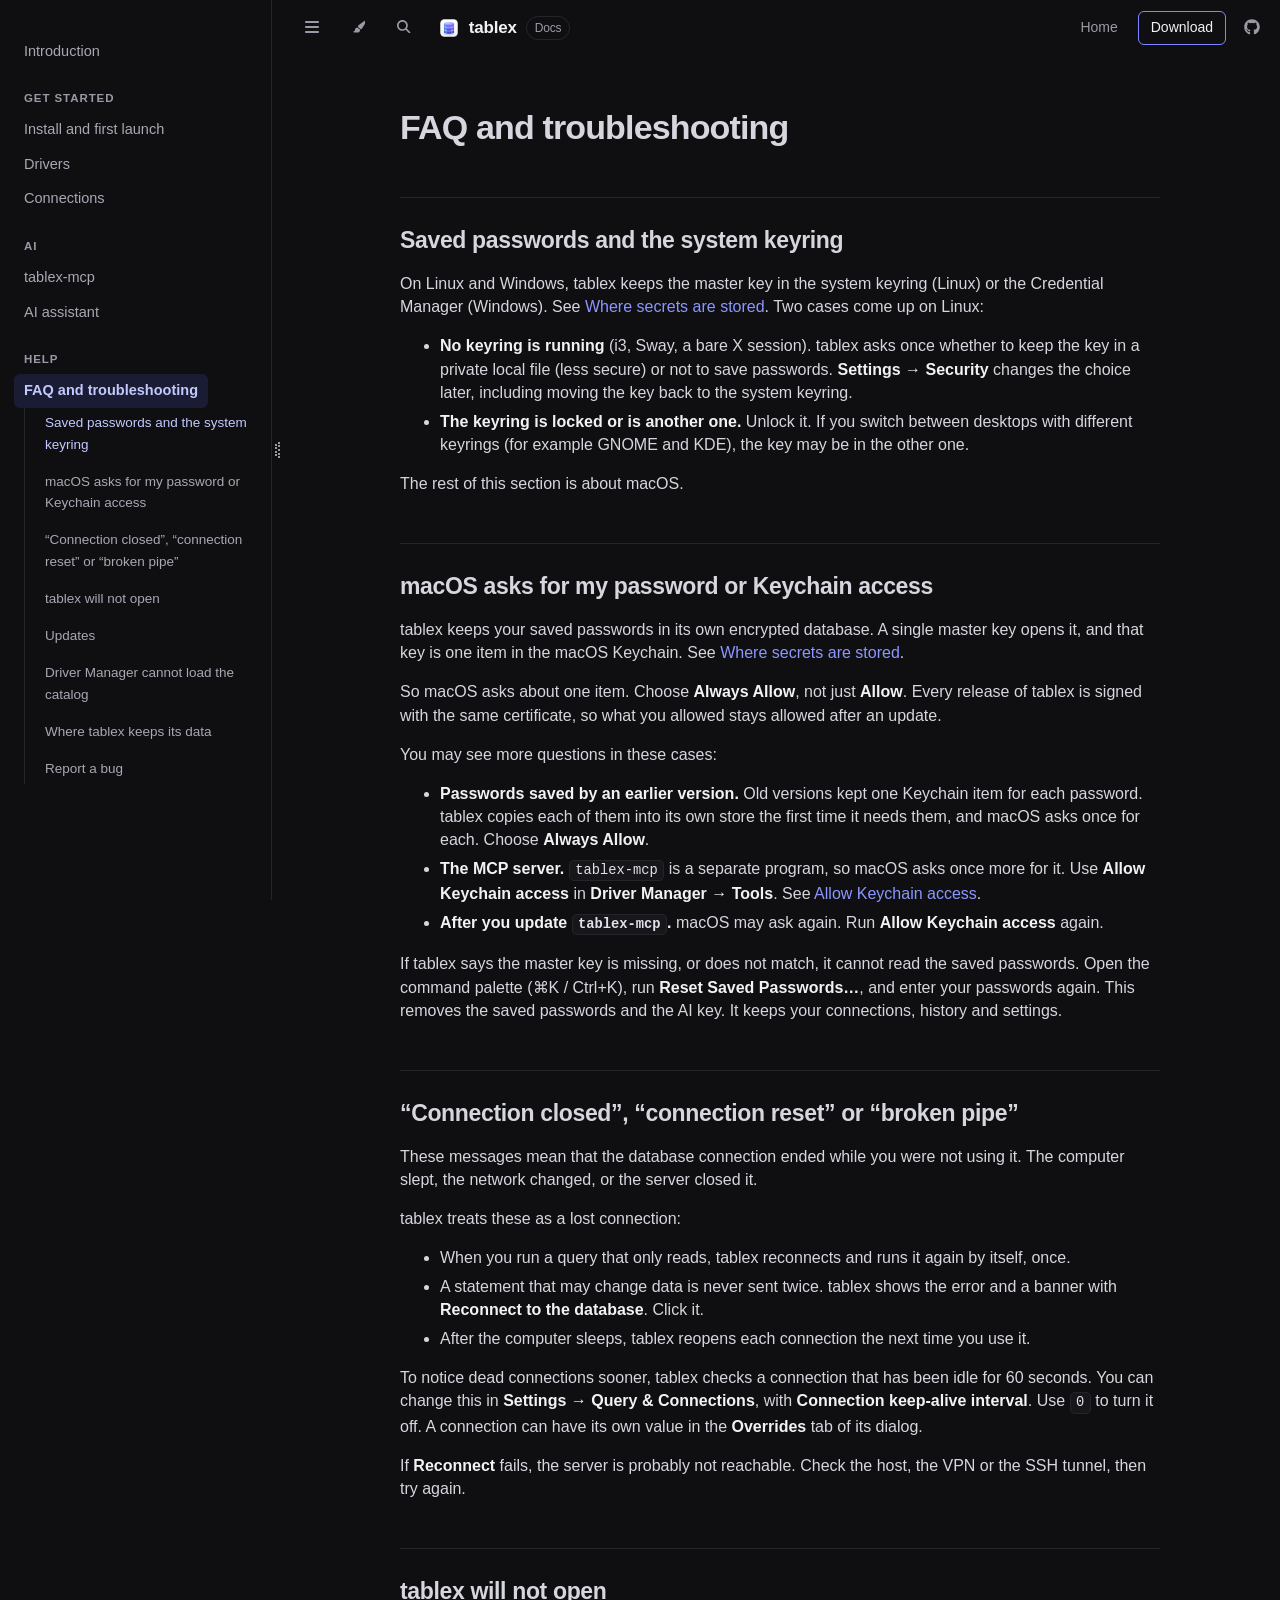
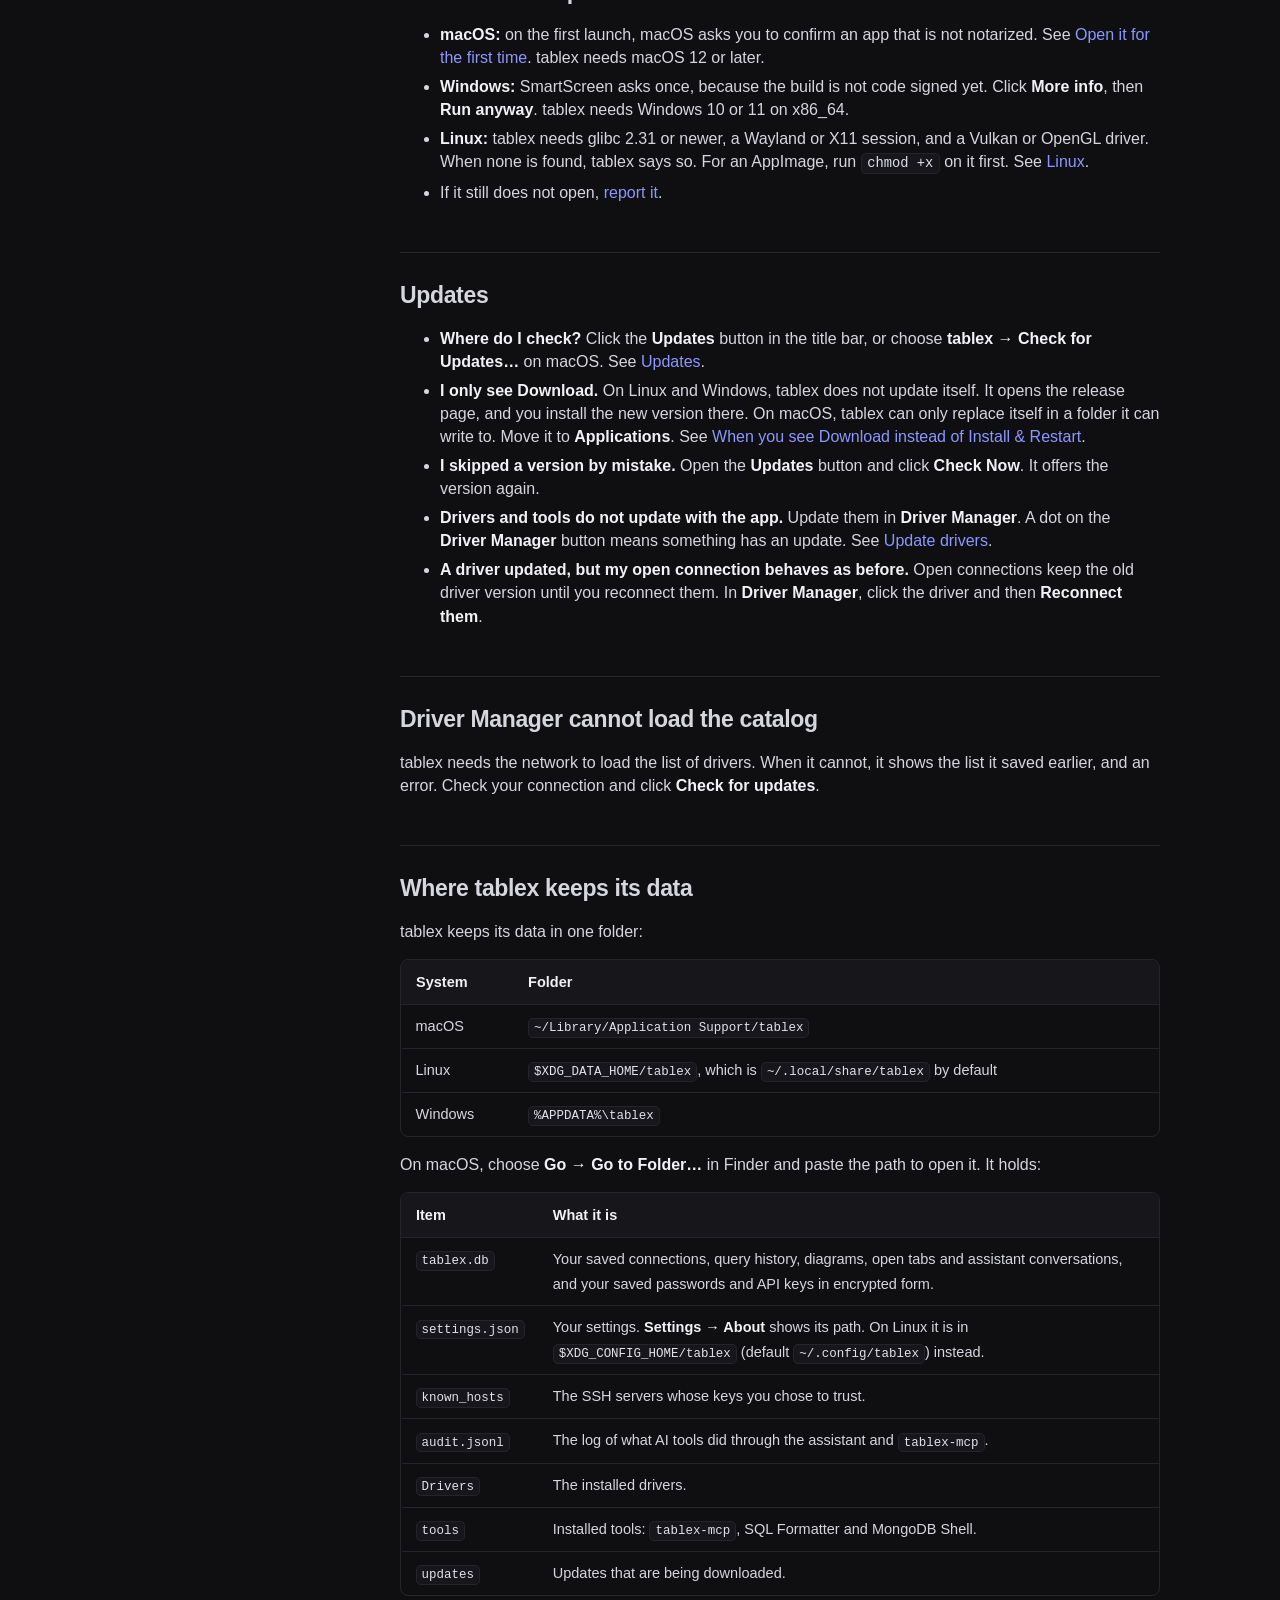
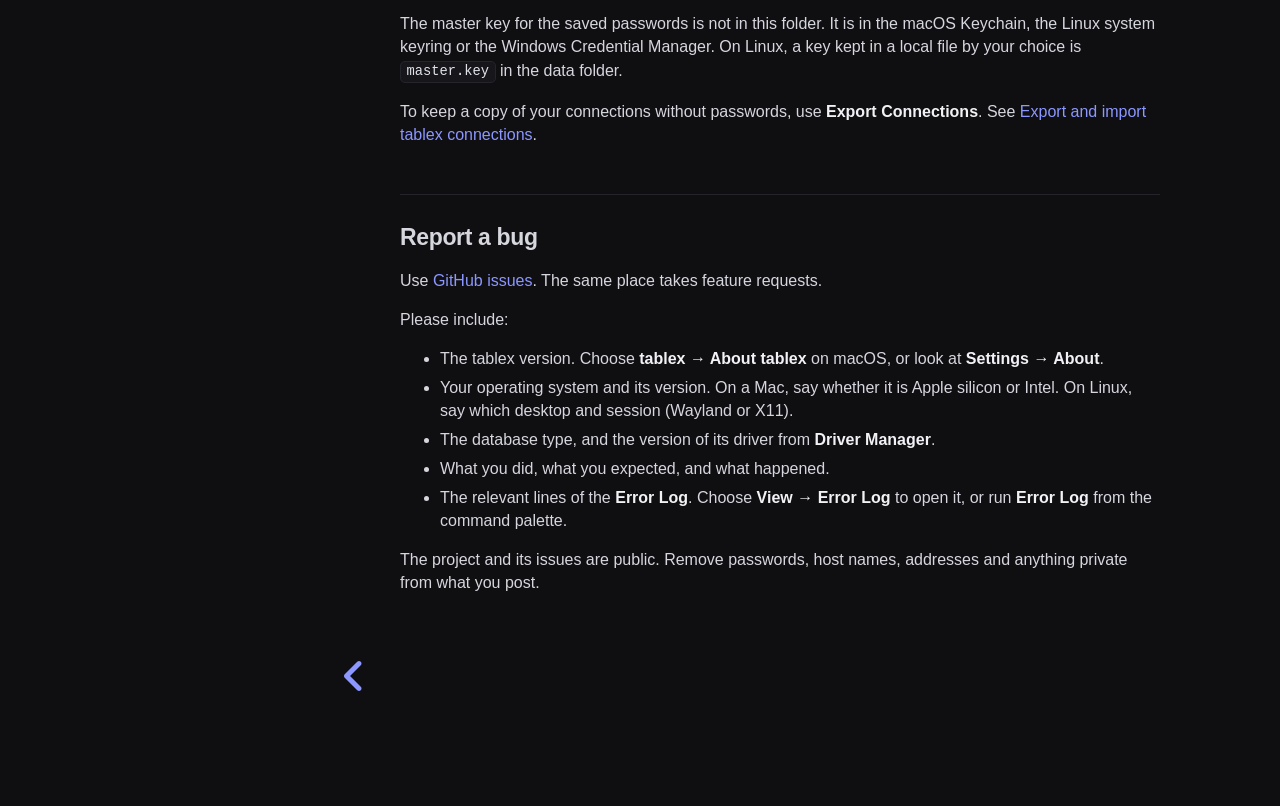
<file: docs/faq.html>
<!DOCTYPE HTML>
<html lang="en" class="coal sidebar-visible" dir="ltr">
    <head>
        <!-- Book generated using mdBook -->
        <meta charset="UTF-8">
        <title>FAQ and troubleshooting - tablex documentation</title>


        <!-- Custom HTML head -->

        <meta name="description" content="How to install and use tablex, a fast native database client for macOS, Linux and Windows.">
        <meta name="viewport" content="width=device-width, initial-scale=1">
        <meta name="theme-color" content="#0f0f12">

        <link rel="icon" href="favicon-dd0cc40a.svg">
        <link rel="shortcut icon" href="favicon-4f516183.png">
        <link rel="stylesheet" href="css/variables-8adf115d.css">
        <link rel="stylesheet" href="css/general-e96d0476.css">
        <link rel="stylesheet" href="css/chrome-d279d366.css">

        <!-- Fonts -->
        <link rel="stylesheet" href="fonts/fonts-9644e21d.css">

        <!-- Highlight.js Stylesheets -->
        <link rel="stylesheet" id="mdbook-highlight-css" href="highlight-493f70e1.css">
        <link rel="stylesheet" id="mdbook-tomorrow-night-css" href="tomorrow-night-4c0ae647.css">
        <link rel="stylesheet" id="mdbook-ayu-highlight-css" href="ayu-highlight-3fdfc3ac.css">

        <!-- Custom theme stylesheets -->
        <link rel="stylesheet" href="theme/tablex-7b77ac2c.css">


        <!-- Provide site root and default themes to javascript -->
        <script>
            const path_to_root = "";
            const default_light_theme = "coal";
            const default_dark_theme = "coal";
            window.path_to_searchindex_js = "searchindex-7d2ff1ca.js";
        </script>
        <!-- Start loading toc.js asap -->
        <script src="toc-79bf3eb2.js"></script>
    </head>
    <body>
    <div id="mdbook-help-container">
        <div id="mdbook-help-popup">
            <h2 class="mdbook-help-title">Keyboard shortcuts</h2>
            <div>
                <p>Press <kbd>←</kbd> or <kbd>→</kbd> to navigate between chapters</p>
                <p>Press <kbd>S</kbd> or <kbd>/</kbd> to search in the book</p>
                <p>Press <kbd>?</kbd> to show this help</p>
                <p>Press <kbd>Esc</kbd> to hide this help</p>
            </div>
        </div>
    </div>
    <div id="mdbook-body-container">
        <!-- Work around some values being stored in localStorage wrapped in quotes -->
        <script>
            try {
                let theme = localStorage.getItem('mdbook-theme');
                let sidebar = localStorage.getItem('mdbook-sidebar');

                if (theme.startsWith('"') && theme.endsWith('"')) {
                    localStorage.setItem('mdbook-theme', theme.slice(1, theme.length - 1));
                }

                if (sidebar.startsWith('"') && sidebar.endsWith('"')) {
                    localStorage.setItem('mdbook-sidebar', sidebar.slice(1, sidebar.length - 1));
                }
            } catch (e) { }
        </script>

        <!-- Set the theme before any content is loaded, prevents flash -->
        <script>
            const default_theme = window.matchMedia("(prefers-color-scheme: dark)").matches ? default_dark_theme : default_light_theme;
            let theme;
            try { theme = localStorage.getItem('mdbook-theme'); } catch(e) { }
            if (theme === null || theme === undefined) { theme = default_theme; }
            const html = document.documentElement;
            html.classList.remove('coal')
            html.classList.add(theme);
            html.classList.add("js");
        </script>

        <input type="checkbox" id="mdbook-sidebar-toggle-anchor" class="hidden">

        <!-- Hide / unhide sidebar before it is displayed -->
        <script>
            let sidebar = null;
            const sidebar_toggle = document.getElementById("mdbook-sidebar-toggle-anchor");
            if (document.body.clientWidth >= 1080) {
                try { sidebar = localStorage.getItem('mdbook-sidebar'); } catch(e) { }
                sidebar = sidebar || 'visible';
            } else {
                sidebar = 'hidden';
                sidebar_toggle.checked = false;
            }
            if (sidebar === 'visible') {
                sidebar_toggle.checked = true;
            } else {
                html.classList.remove('sidebar-visible');
            }
        </script>

        <nav id="mdbook-sidebar" class="sidebar" aria-label="Table of contents">
            <!-- populated by js -->
            <mdbook-sidebar-scrollbox class="sidebar-scrollbox"></mdbook-sidebar-scrollbox>
            <noscript>
                <iframe class="sidebar-iframe-outer" src="toc.html"></iframe>
            </noscript>
            <div id="mdbook-sidebar-resize-handle" class="sidebar-resize-handle">
                <div class="sidebar-resize-indicator"></div>
            </div>
        </nav>

        <div id="mdbook-page-wrapper" class="page-wrapper">

            <div class="page">
                <div id="mdbook-menu-bar-hover-placeholder"></div>
                <div id="mdbook-menu-bar" class="menu-bar sticky">
                    <div class="left-buttons">
                        <label id="mdbook-sidebar-toggle" class="icon-button" for="mdbook-sidebar-toggle-anchor" title="Toggle Table of Contents" aria-label="Toggle Table of Contents" aria-controls="mdbook-sidebar">
                            <span class=fa-svg><svg xmlns="http://www.w3.org/2000/svg" viewBox="0 0 448 512"><!--! Font Awesome Free 6.2.0 by @fontawesome - https://fontawesome.com License - https://fontawesome.com/license/free (Icons: CC BY 4.0, Fonts: SIL OFL 1.1, Code: MIT License) Copyright 2022 Fonticons, Inc. --><path d="M0 96C0 78.3 14.3 64 32 64H416c17.7 0 32 14.3 32 32s-14.3 32-32 32H32C14.3 128 0 113.7 0 96zM0 256c0-17.7 14.3-32 32-32H416c17.7 0 32 14.3 32 32s-14.3 32-32 32H32c-17.7 0-32-14.3-32-32zM448 416c0 17.7-14.3 32-32 32H32c-17.7 0-32-14.3-32-32s14.3-32 32-32H416c17.7 0 32 14.3 32 32z"/></svg></span>
                        </label>
                        <button id="mdbook-theme-toggle" class="icon-button" type="button" title="Change theme" aria-label="Change theme" aria-haspopup="true" aria-expanded="false" aria-controls="mdbook-theme-list">
                            <span class=fa-svg><svg xmlns="http://www.w3.org/2000/svg" viewBox="0 0 576 512"><!--! Font Awesome Free 6.2.0 by @fontawesome - https://fontawesome.com License - https://fontawesome.com/license/free (Icons: CC BY 4.0, Fonts: SIL OFL 1.1, Code: MIT License) Copyright 2022 Fonticons, Inc. --><path d="M371.3 367.1c27.3-3.9 51.9-19.4 67.2-42.9L600.2 74.1c12.6-19.5 9.4-45.3-7.6-61.2S549.7-4.4 531.1 9.6L294.4 187.2c-24 18-38.2 46.1-38.4 76.1L371.3 367.1zm-19.6 25.4l-116-104.4C175.9 290.3 128 339.6 128 400c0 3.9 .2 7.8 .6 11.6c1.8 17.5-10.2 36.4-27.8 36.4H96c-17.7 0-32 14.3-32 32s14.3 32 32 32H240c61.9 0 112-50.1 112-112c0-2.5-.1-5-.2-7.5z"/></svg></span>
                        </button>
                        <ul id="mdbook-theme-list" class="theme-popup" aria-label="Themes" role="menu">
                            <li role="none"><button role="menuitem" class="theme" id="mdbook-theme-default_theme">Auto</button></li>
                            <li role="none"><button role="menuitem" class="theme" id="mdbook-theme-light">Light</button></li>
                            <li role="none"><button role="menuitem" class="theme" id="mdbook-theme-coal">Dark</button></li>
                            </ul>
                        <button id="mdbook-search-toggle" class="icon-button" type="button" title="Search (`/`)" aria-label="Toggle Searchbar" aria-expanded="false" aria-keyshortcuts="/ s" aria-controls="mdbook-searchbar">
                            <span class=fa-svg><svg xmlns="http://www.w3.org/2000/svg" viewBox="0 0 512 512"><!--! Font Awesome Free 6.2.0 by @fontawesome - https://fontawesome.com License - https://fontawesome.com/license/free (Icons: CC BY 4.0, Fonts: SIL OFL 1.1, Code: MIT License) Copyright 2022 Fonticons, Inc. --><path d="M416 208c0 45.9-14.9 88.3-40 122.7L502.6 457.4c12.5 12.5 12.5 32.8 0 45.3s-32.8 12.5-45.3 0L330.7 376c-34.4 25.2-76.8 40-122.7 40C93.1 416 0 322.9 0 208S93.1 0 208 0S416 93.1 416 208zM208 352c79.5 0 144-64.5 144-144s-64.5-144-144-144S64 128.5 64 208s64.5 144 144 144z"/></svg></span>
                        </button>
                    </div>

                    <a class="brand" href="index.html"><img src="logo.png" alt="" width="22" height="22"><span>tablex</span><span class="brand-docs">Docs</span></a>
                    <div class="menu-spacer"></div>

                    <div class="right-buttons">
                        <a class="site-link" href="../">Home</a>
                        <a class="site-link download" href="https://github.com/tablex-org/tablex/releases/latest">Download</a>
                        <a href="https://github.com/tablex-org/tablex" title="Git repository" aria-label="Git repository">
                            <span class=fa-svg><svg xmlns="http://www.w3.org/2000/svg" viewBox="0 0 496 512"><!--! Font Awesome Free 6.2.0 by @fontawesome - https://fontawesome.com License - https://fontawesome.com/license/free (Icons: CC BY 4.0, Fonts: SIL OFL 1.1, Code: MIT License) Copyright 2022 Fonticons, Inc. --><path d="M165.9 397.4c0 2-2.3 3.6-5.2 3.6-3.3.3-5.6-1.3-5.6-3.6 0-2 2.3-3.6 5.2-3.6 3-.3 5.6 1.3 5.6 3.6zm-31.1-4.5c-.7 2 1.3 4.3 4.3 4.9 2.6 1 5.6 0 6.2-2s-1.3-4.3-4.3-5.2c-2.6-.7-5.5.3-6.2 2.3zm44.2-1.7c-2.9.7-4.9 2.6-4.6 4.9.3 2 2.9 3.3 5.9 2.6 2.9-.7 4.9-2.6 4.6-4.6-.3-1.9-3-3.2-5.9-2.9zM244.8 8C106.1 8 0 113.3 0 252c0 110.9 69.8 205.8 169.5 239.2 12.8 2.3 17.3-5.6 17.3-12.1 0-6.2-.3-40.4-.3-61.4 0 0-70 15-84.7-29.8 0 0-11.4-29.1-27.8-36.6 0 0-22.9-15.7 1.6-15.4 0 0 24.9 2 38.6 25.8 21.9 38.6 58.6 27.5 72.9 20.9 2.3-16 8.8-27.1 16-33.7-55.9-6.2-112.3-14.3-112.3-110.5 0-27.5 7.6-41.3 23.6-58.9-2.6-6.5-11.1-33.3 2.6-67.9 20.9-6.5 69 27 69 27 20-5.6 41.5-8.5 62.8-8.5s42.8 2.9 62.8 8.5c0 0 48.1-33.6 69-27 13.7 34.7 5.2 61.4 2.6 67.9 16 17.7 25.8 31.5 25.8 58.9 0 96.5-58.9 104.2-114.8 110.5 9.2 7.9 17 22.9 17 46.4 0 33.7-.3 75.4-.3 83.6 0 6.5 4.6 14.4 17.3 12.1C428.2 457.8 496 362.9 496 252 496 113.3 383.5 8 244.8 8zM97.2 352.9c-1.3 1-1 3.3.7 5.2 1.6 1.6 3.9 2.3 5.2 1 1.3-1 1-3.3-.7-5.2-1.6-1.6-3.9-2.3-5.2-1zm-10.8-8.1c-.7 1.3.3 2.9 2.3 3.9 1.6 1 3.6.7 4.3-.7.7-1.3-.3-2.9-2.3-3.9-2-.6-3.6-.3-4.3.7zm32.4 35.6c-1.6 1.3-1 4.3 1.3 6.2 2.3 2.3 5.2 2.6 6.5 1 1.3-1.3.7-4.3-1.3-6.2-2.2-2.3-5.2-2.6-6.5-1zm-11.4-14.7c-1.6 1-1.6 3.6 0 5.9 1.6 2.3 4.3 3.3 5.6 2.3 1.6-1.3 1.6-3.9 0-6.2-1.4-2.3-4-3.3-5.6-2z"/></svg></span>
                        </a>

                    </div>
                </div>

                <div id="mdbook-search-wrapper" class="hidden">
                    <form id="mdbook-searchbar-outer" class="searchbar-outer">
                        <div class="search-wrapper">
                            <input type="search" id="mdbook-searchbar" name="searchbar" placeholder="Search this book ..." aria-controls="mdbook-searchresults-outer" aria-describedby="searchresults-header">
                            <div class="spinner-wrapper">
                                <span class=fa-svg id="fa-spin"><svg xmlns="http://www.w3.org/2000/svg" viewBox="0 0 512 512"><!--! Font Awesome Free 6.2.0 by @fontawesome - https://fontawesome.com License - https://fontawesome.com/license/free (Icons: CC BY 4.0, Fonts: SIL OFL 1.1, Code: MIT License) Copyright 2022 Fonticons, Inc. --><path d="M304 48c0-26.5-21.5-48-48-48s-48 21.5-48 48s21.5 48 48 48s48-21.5 48-48zm0 416c0-26.5-21.5-48-48-48s-48 21.5-48 48s21.5 48 48 48s48-21.5 48-48zM48 304c26.5 0 48-21.5 48-48s-21.5-48-48-48s-48 21.5-48 48s21.5 48 48 48zm464-48c0-26.5-21.5-48-48-48s-48 21.5-48 48s21.5 48 48 48s48-21.5 48-48zM142.9 437c18.7-18.7 18.7-49.1 0-67.9s-49.1-18.7-67.9 0s-18.7 49.1 0 67.9s49.1 18.7 67.9 0zm0-294.2c18.7-18.7 18.7-49.1 0-67.9S93.7 56.2 75 75s-18.7 49.1 0 67.9s49.1 18.7 67.9 0zM369.1 437c18.7 18.7 49.1 18.7 67.9 0s18.7-49.1 0-67.9s-49.1-18.7-67.9 0s-18.7 49.1 0 67.9z"/></svg></span>
                            </div>
                        </div>
                    </form>
                    <div id="mdbook-searchresults-outer" class="searchresults-outer hidden">
                        <div id="mdbook-searchresults-header" class="searchresults-header"></div>
                        <ul id="mdbook-searchresults">
                        </ul>
                    </div>
                </div>

                <!-- Apply ARIA attributes after the sidebar and the sidebar toggle button are added to the DOM -->
                <script>
                    document.getElementById('mdbook-sidebar-toggle').setAttribute('aria-expanded', sidebar === 'visible');
                    document.getElementById('mdbook-sidebar').setAttribute('aria-hidden', sidebar !== 'visible');
                    Array.from(document.querySelectorAll('#mdbook-sidebar a')).forEach(function(link) {
                        link.setAttribute('tabIndex', sidebar === 'visible' ? 0 : -1);
                    });
                </script>

                <div id="mdbook-content" class="content">
                    <main>
                        <h1 id="faq-and-troubleshooting"><a class="header" href="#faq-and-troubleshooting">FAQ and troubleshooting</a></h1>
<h2 id="saved-passwords-and-the-system-keyring"><a class="header" href="#saved-passwords-and-the-system-keyring">Saved passwords and the system keyring</a></h2>
<p>On Linux and Windows, tablex keeps the master key in the system keyring (Linux) or the Credential Manager (Windows). See <a href="connections.html#where-secrets-are-stored">Where secrets are stored</a>. Two cases come up on Linux:</p>
<ul>
<li><strong>No keyring is running</strong> (i3, Sway, a bare X session). tablex asks once whether to keep the key in a private local file (less secure) or not to save passwords. <strong>Settings → Security</strong> changes the choice later, including moving the key back to the system keyring.</li>
<li><strong>The keyring is locked or is another one.</strong> Unlock it. If you switch between desktops with different keyrings (for example GNOME and KDE), the key may be in the other one.</li>
</ul>
<p>The rest of this section is about macOS.</p>
<h2 id="macos-asks-for-my-password-or-keychain-access"><a class="header" href="#macos-asks-for-my-password-or-keychain-access">macOS asks for my password or Keychain access</a></h2>
<p>tablex keeps your saved passwords in its own encrypted database. A single master key opens it, and that key is one item in the macOS Keychain. See <a href="connections.html#where-secrets-are-stored">Where secrets are stored</a>.</p>
<p>So macOS asks about one item. Choose <strong>Always Allow</strong>, not just <strong>Allow</strong>. Every release of tablex is signed with the same certificate, so what you allowed stays allowed after an update.</p>
<p>You may see more questions in these cases:</p>
<ul>
<li><strong>Passwords saved by an earlier version.</strong> Old versions kept one Keychain item for each password. tablex copies each of them into its own store the first time it needs them, and macOS asks once for each. Choose <strong>Always Allow</strong>.</li>
<li><strong>The MCP server.</strong> <code>tablex-mcp</code> is a separate program, so macOS asks once more for it. Use <strong>Allow Keychain access</strong> in <strong>Driver Manager → Tools</strong>. See <a href="tablex-mcp.html#allow-keychain-access">Allow Keychain access</a>.</li>
<li><strong>After you update <code>tablex-mcp</code>.</strong> macOS may ask again. Run <strong>Allow Keychain access</strong> again.</li>
</ul>
<p>If tablex says the master key is missing, or does not match, it cannot read the saved passwords. Open the command palette (⌘K / Ctrl+K), run <strong>Reset Saved Passwords…</strong>, and enter your passwords again. This removes the saved passwords and the AI key. It keeps your connections, history and settings.</p>
<h2 id="connection-closed-connection-reset-or-broken-pipe"><a class="header" href="#connection-closed-connection-reset-or-broken-pipe">“Connection closed”, “connection reset” or “broken pipe”</a></h2>
<p>These messages mean that the database connection ended while you were not using it. The computer slept, the network changed, or the server closed it.</p>
<p>tablex treats these as a lost connection:</p>
<ul>
<li>When you run a query that only reads, tablex reconnects and runs it again by itself, once.</li>
<li>A statement that may change data is never sent twice. tablex shows the error and a banner with <strong>Reconnect to the database</strong>. Click it.</li>
<li>After the computer sleeps, tablex reopens each connection the next time you use it.</li>
</ul>
<p>To notice dead connections sooner, tablex checks a connection that has been idle for 60 seconds. You can change this in <strong>Settings → Query &amp; Connections</strong>, with <strong>Connection keep-alive interval</strong>. Use <code>0</code> to turn it off. A connection can have its own value in the <strong>Overrides</strong> tab of its dialog.</p>
<p>If <strong>Reconnect</strong> fails, the server is probably not reachable. Check the host, the VPN or the SSH tunnel, then try again.</p>
<h2 id="tablex-will-not-open"><a class="header" href="#tablex-will-not-open">tablex will not open</a></h2>
<ul>
<li><strong>macOS:</strong> on the first launch, macOS asks you to confirm an app that is not notarized. See <a href="install.html#open-it-for-the-first-time">Open it for the first time</a>. tablex needs macOS 12 or later.</li>
<li><strong>Windows:</strong> SmartScreen asks once, because the build is not code signed yet. Click <strong>More info</strong>, then <strong>Run anyway</strong>. tablex needs Windows 10 or 11 on x86_64.</li>
<li><strong>Linux:</strong> tablex needs glibc 2.31 or newer, a Wayland or X11 session, and a Vulkan or OpenGL driver. When none is found, tablex says so. For an AppImage, run <code>chmod +x</code> on it first. See <a href="install.html#linux-preview">Linux</a>.</li>
<li>If it still does not open, <a href="#report-a-bug">report it</a>.</li>
</ul>
<h2 id="updates"><a class="header" href="#updates">Updates</a></h2>
<ul>
<li><strong>Where do I check?</strong> Click the <strong>Updates</strong> button in the title bar, or choose <strong>tablex → Check for Updates…</strong> on macOS. See <a href="install.html#updates">Updates</a>.</li>
<li><strong>I only see Download.</strong> On Linux and Windows, tablex does not update itself. It opens the release page, and you install the new version there. On macOS, tablex can only replace itself in a folder it can write to. Move it to <strong>Applications</strong>. See <a href="install.html#when-you-see-download-instead-of-install--restart">When you see Download instead of Install &amp; Restart</a>.</li>
<li><strong>I skipped a version by mistake.</strong> Open the <strong>Updates</strong> button and click <strong>Check Now</strong>. It offers the version again.</li>
<li><strong>Drivers and tools do not update with the app.</strong> Update them in <strong>Driver Manager</strong>. A dot on the <strong>Driver Manager</strong> button means something has an update. See <a href="drivers.html#update-drivers">Update drivers</a>.</li>
<li><strong>A driver updated, but my open connection behaves as before.</strong> Open connections keep the old driver version until you reconnect them. In <strong>Driver Manager</strong>, click the driver and then <strong>Reconnect them</strong>.</li>
</ul>
<h2 id="driver-manager-cannot-load-the-catalog"><a class="header" href="#driver-manager-cannot-load-the-catalog">Driver Manager cannot load the catalog</a></h2>
<p>tablex needs the network to load the list of drivers. When it cannot, it shows the list it saved earlier, and an error. Check your connection and click <strong>Check for updates</strong>.</p>
<h2 id="where-tablex-keeps-its-data"><a class="header" href="#where-tablex-keeps-its-data">Where tablex keeps its data</a></h2>
<p>tablex keeps its data in one folder:</p>
<div class="table-wrapper">
<table>
<thead>
<tr><th>System</th><th>Folder</th></tr>
</thead>
<tbody>
<tr><td>macOS</td><td><code>~/Library/Application Support/tablex</code></td></tr>
<tr><td>Linux</td><td><code>$XDG_DATA_HOME/tablex</code>, which is <code>~/.local/share/tablex</code> by default</td></tr>
<tr><td>Windows</td><td><code>%APPDATA%\tablex</code></td></tr>
</tbody>
</table>
</div>
<p>On macOS, choose <strong>Go → Go to Folder…</strong> in Finder and paste the path to open it. It holds:</p>
<div class="table-wrapper">
<table>
<thead>
<tr><th>Item</th><th>What it is</th></tr>
</thead>
<tbody>
<tr><td><code>tablex.db</code></td><td>Your saved connections, query history, diagrams, open tabs and assistant conversations, and your saved passwords and API keys in encrypted form.</td></tr>
<tr><td><code>settings.json</code></td><td>Your settings. <strong>Settings → About</strong> shows its path. On Linux it is in <code>$XDG_CONFIG_HOME/tablex</code> (default <code>~/.config/tablex</code>) instead.</td></tr>
<tr><td><code>known_hosts</code></td><td>The SSH servers whose keys you chose to trust.</td></tr>
<tr><td><code>audit.jsonl</code></td><td>The log of what AI tools did through the assistant and <code>tablex-mcp</code>.</td></tr>
<tr><td><code>Drivers</code></td><td>The installed drivers.</td></tr>
<tr><td><code>tools</code></td><td>Installed tools: <code>tablex-mcp</code>, SQL Formatter and MongoDB Shell.</td></tr>
<tr><td><code>updates</code></td><td>Updates that are being downloaded.</td></tr>
</tbody>
</table>
</div>
<p>The master key for the saved passwords is not in this folder. It is in the macOS Keychain, the Linux system keyring or the Windows Credential Manager. On Linux, a key kept in a local file by your choice is <code>master.key</code> in the data folder.</p>
<p>To keep a copy of your connections without passwords, use <strong>Export Connections</strong>. See <a href="connections.html#export-and-import-tablex-connections">Export and import tablex connections</a>.</p>
<h2 id="report-a-bug"><a class="header" href="#report-a-bug">Report a bug</a></h2>
<p>Use <a href="https://github.com/tablex-org/tablex/issues">GitHub issues</a>. The same place takes feature requests.</p>
<p>Please include:</p>
<ul>
<li>The tablex version. Choose <strong>tablex → About tablex</strong> on macOS, or look at <strong>Settings → About</strong>.</li>
<li>Your operating system and its version. On a Mac, say whether it is Apple silicon or Intel. On Linux, say which desktop and session (Wayland or X11).</li>
<li>The database type, and the version of its driver from <strong>Driver Manager</strong>.</li>
<li>What you did, what you expected, and what happened.</li>
<li>The relevant lines of the <strong>Error Log</strong>. Choose <strong>View → Error Log</strong> to open it, or run <strong>Error Log</strong> from the command palette.</li>
</ul>
<p>The project and its issues are public. Remove passwords, host names, addresses and anything private from what you post.</p>

                    </main>

                    <nav class="nav-wrapper" aria-label="Page navigation">
                        <!-- Mobile navigation buttons -->
                            <a rel="prev" href="assistant.html" class="mobile-nav-chapters previous" title="Previous chapter" aria-label="Previous chapter" aria-keyshortcuts="Left">
                                <span class=fa-svg><svg xmlns="http://www.w3.org/2000/svg" viewBox="0 0 320 512"><!--! Font Awesome Free 6.2.0 by @fontawesome - https://fontawesome.com License - https://fontawesome.com/license/free (Icons: CC BY 4.0, Fonts: SIL OFL 1.1, Code: MIT License) Copyright 2022 Fonticons, Inc. --><path d="M41.4 233.4c-12.5 12.5-12.5 32.8 0 45.3l160 160c12.5 12.5 32.8 12.5 45.3 0s12.5-32.8 0-45.3L109.3 256 246.6 118.6c12.5-12.5 12.5-32.8 0-45.3s-32.8-12.5-45.3 0l-160 160z"/></svg></span>
                            </a>


                        <div style="clear: both"></div>
                    </nav>
                </div>
            </div>

            <nav class="nav-wide-wrapper" aria-label="Page navigation">
                    <a rel="prev" href="assistant.html" class="nav-chapters previous" title="Previous chapter" aria-label="Previous chapter" aria-keyshortcuts="Left">
                        <span class=fa-svg><svg xmlns="http://www.w3.org/2000/svg" viewBox="0 0 320 512"><!--! Font Awesome Free 6.2.0 by @fontawesome - https://fontawesome.com License - https://fontawesome.com/license/free (Icons: CC BY 4.0, Fonts: SIL OFL 1.1, Code: MIT License) Copyright 2022 Fonticons, Inc. --><path d="M41.4 233.4c-12.5 12.5-12.5 32.8 0 45.3l160 160c12.5 12.5 32.8 12.5 45.3 0s12.5-32.8 0-45.3L109.3 256 246.6 118.6c12.5-12.5 12.5-32.8 0-45.3s-32.8-12.5-45.3 0l-160 160z"/></svg></span>
                    </a>

            </nav>

        </div>

        <template id=fa-eye><span class=fa-svg><svg xmlns="http://www.w3.org/2000/svg" viewBox="0 0 576 512"><!--! Font Awesome Free 6.2.0 by @fontawesome - https://fontawesome.com License - https://fontawesome.com/license/free (Icons: CC BY 4.0, Fonts: SIL OFL 1.1, Code: MIT License) Copyright 2022 Fonticons, Inc. --><path d="M288 32c-80.8 0-145.5 36.8-192.6 80.6C48.6 156 17.3 208 2.5 243.7c-3.3 7.9-3.3 16.7 0 24.6C17.3 304 48.6 356 95.4 399.4C142.5 443.2 207.2 480 288 480s145.5-36.8 192.6-80.6c46.8-43.5 78.1-95.4 93-131.1c3.3-7.9 3.3-16.7 0-24.6c-14.9-35.7-46.2-87.7-93-131.1C433.5 68.8 368.8 32 288 32zM432 256c0 79.5-64.5 144-144 144s-144-64.5-144-144s64.5-144 144-144s144 64.5 144 144zM288 192c0 35.3-28.7 64-64 64c-11.5 0-22.3-3-31.6-8.4c-.2 2.8-.4 5.5-.4 8.4c0 53 43 96 96 96s96-43 96-96s-43-96-96-96c-2.8 0-5.6 .1-8.4 .4c5.3 9.3 8.4 20.1 8.4 31.6z"/></svg></span></template>
        <template id=fa-eye-slash><span class=fa-svg><svg xmlns="http://www.w3.org/2000/svg" viewBox="0 0 640 512"><!--! Font Awesome Free 6.2.0 by @fontawesome - https://fontawesome.com License - https://fontawesome.com/license/free (Icons: CC BY 4.0, Fonts: SIL OFL 1.1, Code: MIT License) Copyright 2022 Fonticons, Inc. --><path d="M38.8 5.1C28.4-3.1 13.3-1.2 5.1 9.2S-1.2 34.7 9.2 42.9l592 464c10.4 8.2 25.5 6.3 33.7-4.1s6.3-25.5-4.1-33.7L525.6 386.7c39.6-40.6 66.4-86.1 79.9-118.4c3.3-7.9 3.3-16.7 0-24.6c-14.9-35.7-46.2-87.7-93-131.1C465.5 68.8 400.8 32 320 32c-68.2 0-125 26.3-169.3 60.8L38.8 5.1zM223.1 149.5C248.6 126.2 282.7 112 320 112c79.5 0 144 64.5 144 144c0 24.9-6.3 48.3-17.4 68.7L408 294.5c5.2-11.8 8-24.8 8-38.5c0-53-43-96-96-96c-2.8 0-5.6 .1-8.4 .4c5.3 9.3 8.4 20.1 8.4 31.6c0 10.2-2.4 19.8-6.6 28.3l-90.3-70.8zm223.1 298L373 389.9c-16.4 6.5-34.3 10.1-53 10.1c-79.5 0-144-64.5-144-144c0-6.9 .5-13.6 1.4-20.2L83.1 161.5C60.3 191.2 44 220.8 34.5 243.7c-3.3 7.9-3.3 16.7 0 24.6c14.9 35.7 46.2 87.7 93 131.1C174.5 443.2 239.2 480 320 480c47.8 0 89.9-12.9 126.2-32.5z"/></svg></span></template>
        <template id=fa-copy><span class=fa-svg><svg xmlns="http://www.w3.org/2000/svg" viewBox="0 0 512 512"><!--! Font Awesome Free 6.2.0 by @fontawesome - https://fontawesome.com License - https://fontawesome.com/license/free (Icons: CC BY 4.0, Fonts: SIL OFL 1.1, Code: MIT License) Copyright 2022 Fonticons, Inc. --><path d="M502.6 70.63l-61.25-61.25C435.4 3.371 427.2 0 418.7 0H255.1c-35.35 0-64 28.66-64 64l.0195 256C192 355.4 220.7 384 256 384h192c35.2 0 64-28.8 64-64V93.25C512 84.77 508.6 76.63 502.6 70.63zM464 320c0 8.836-7.164 16-16 16H255.1c-8.838 0-16-7.164-16-16L239.1 64.13c0-8.836 7.164-16 16-16h128L384 96c0 17.67 14.33 32 32 32h47.1V320zM272 448c0 8.836-7.164 16-16 16H63.1c-8.838 0-16-7.164-16-16L47.98 192.1c0-8.836 7.164-16 16-16H160V128H63.99c-35.35 0-64 28.65-64 64l.0098 256C.002 483.3 28.66 512 64 512h192c35.2 0 64-28.8 64-64v-32h-47.1L272 448z"/></svg></span></template>
        <template id=fa-play><span class=fa-svg><svg xmlns="http://www.w3.org/2000/svg" viewBox="0 0 384 512"><!--! Font Awesome Free 6.2.0 by @fontawesome - https://fontawesome.com License - https://fontawesome.com/license/free (Icons: CC BY 4.0, Fonts: SIL OFL 1.1, Code: MIT License) Copyright 2022 Fonticons, Inc. --><path d="M73 39c-14.8-9.1-33.4-9.4-48.5-.9S0 62.6 0 80V432c0 17.4 9.4 33.4 24.5 41.9s33.7 8.1 48.5-.9L361 297c14.3-8.7 23-24.2 23-41s-8.7-32.2-23-41L73 39z"/></svg></span></template>
        <template id=fa-clock-rotate-left><span class=fa-svg><svg xmlns="http://www.w3.org/2000/svg" viewBox="0 0 512 512"><!--! Font Awesome Free 6.2.0 by @fontawesome - https://fontawesome.com License - https://fontawesome.com/license/free (Icons: CC BY 4.0, Fonts: SIL OFL 1.1, Code: MIT License) Copyright 2022 Fonticons, Inc. --><path d="M75 75L41 41C25.9 25.9 0 36.6 0 57.9V168c0 13.3 10.7 24 24 24H134.1c21.4 0 32.1-25.9 17-41l-30.8-30.8C155 85.5 203 64 256 64c106 0 192 86 192 192s-86 192-192 192c-40.8 0-78.6-12.7-109.7-34.4c-14.5-10.1-34.4-6.6-44.6 7.9s-6.6 34.4 7.9 44.6C151.2 495 201.7 512 256 512c141.4 0 256-114.6 256-256S397.4 0 256 0C185.3 0 121.3 28.7 75 75zm181 53c-13.3 0-24 10.7-24 24V256c0 6.4 2.5 12.5 7 17l72 72c9.4 9.4 24.6 9.4 33.9 0s9.4-24.6 0-33.9l-65-65V152c0-13.3-10.7-24-24-24z"/></svg></span></template>



        <script>
            window.playground_copyable = true;
        </script>


        <script src="elasticlunr-ef4e11c1.min.js"></script>
        <script src="mark-09e88c2c.min.js"></script>
        <script src="searcher-09f2665d.js"></script>

        <script src="clipboard-1626706a.min.js"></script>
        <script src="highlight-abc7f01d.js"></script>
        <script src="book-609e4cb8.js"></script>

        <!-- Custom JS scripts -->



    </div>
    </body>
</html>
</file>
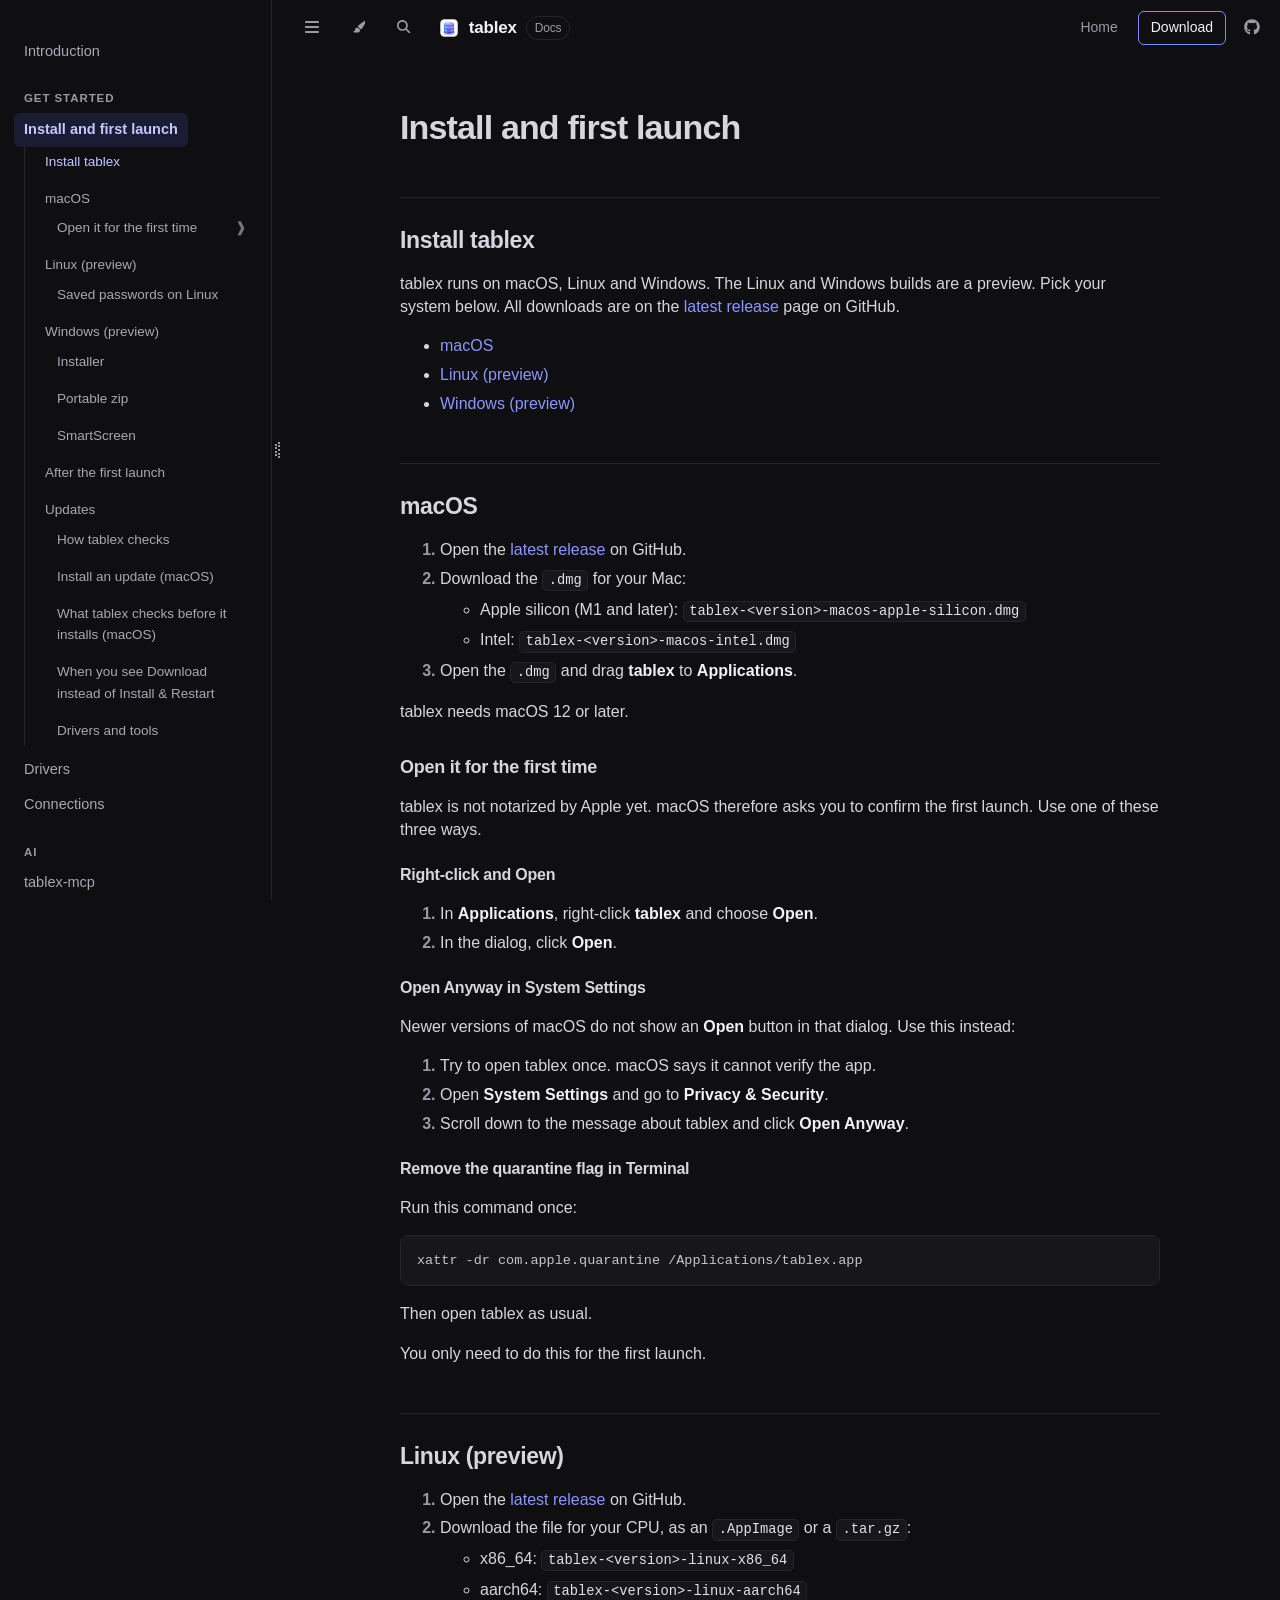
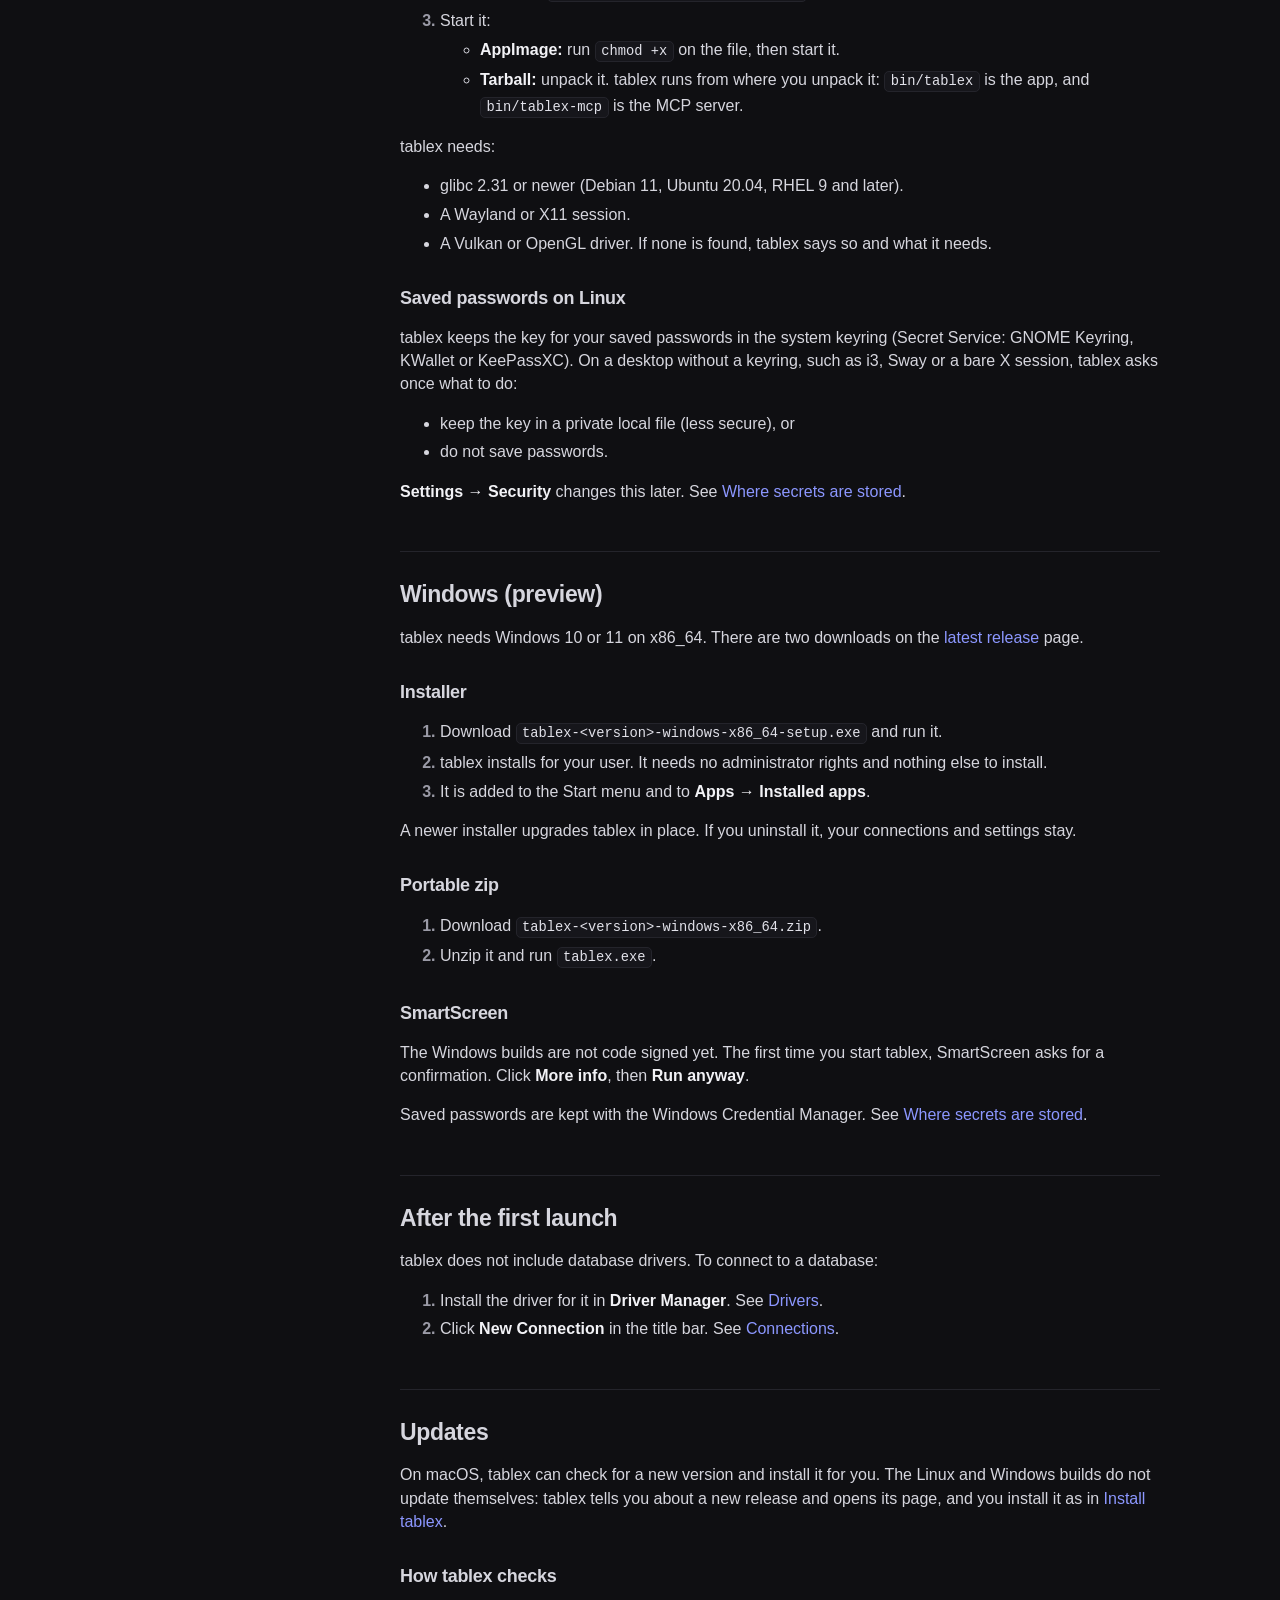
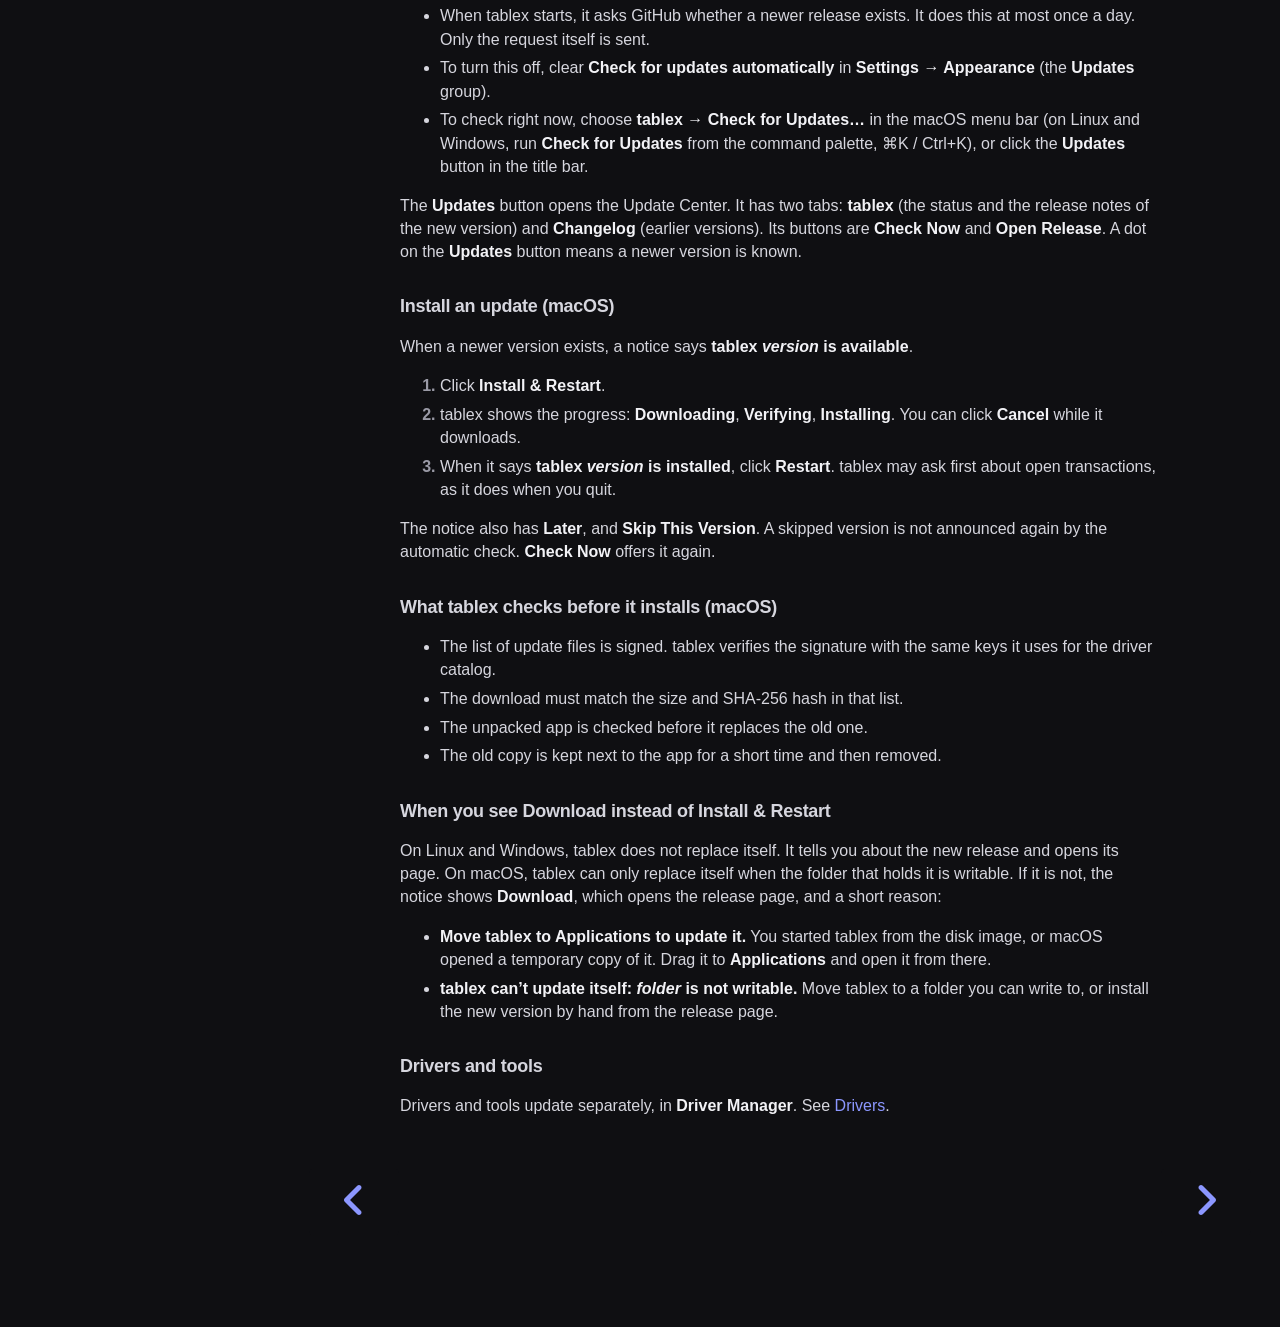
<file: docs/install.html>
<!DOCTYPE HTML>
<html lang="en" class="coal sidebar-visible" dir="ltr">
    <head>
        <!-- Book generated using mdBook -->
        <meta charset="UTF-8">
        <title>Install and first launch - tablex documentation</title>


        <!-- Custom HTML head -->

        <meta name="description" content="How to install and use tablex, a fast native database client for macOS, Linux and Windows.">
        <meta name="viewport" content="width=device-width, initial-scale=1">
        <meta name="theme-color" content="#0f0f12">

        <link rel="icon" href="favicon-dd0cc40a.svg">
        <link rel="shortcut icon" href="favicon-4f516183.png">
        <link rel="stylesheet" href="css/variables-8adf115d.css">
        <link rel="stylesheet" href="css/general-e96d0476.css">
        <link rel="stylesheet" href="css/chrome-d279d366.css">

        <!-- Fonts -->
        <link rel="stylesheet" href="fonts/fonts-9644e21d.css">

        <!-- Highlight.js Stylesheets -->
        <link rel="stylesheet" id="mdbook-highlight-css" href="highlight-493f70e1.css">
        <link rel="stylesheet" id="mdbook-tomorrow-night-css" href="tomorrow-night-4c0ae647.css">
        <link rel="stylesheet" id="mdbook-ayu-highlight-css" href="ayu-highlight-3fdfc3ac.css">

        <!-- Custom theme stylesheets -->
        <link rel="stylesheet" href="theme/tablex-7b77ac2c.css">


        <!-- Provide site root and default themes to javascript -->
        <script>
            const path_to_root = "";
            const default_light_theme = "coal";
            const default_dark_theme = "coal";
            window.path_to_searchindex_js = "searchindex-7d2ff1ca.js";
        </script>
        <!-- Start loading toc.js asap -->
        <script src="toc-79bf3eb2.js"></script>
    </head>
    <body>
    <div id="mdbook-help-container">
        <div id="mdbook-help-popup">
            <h2 class="mdbook-help-title">Keyboard shortcuts</h2>
            <div>
                <p>Press <kbd>←</kbd> or <kbd>→</kbd> to navigate between chapters</p>
                <p>Press <kbd>S</kbd> or <kbd>/</kbd> to search in the book</p>
                <p>Press <kbd>?</kbd> to show this help</p>
                <p>Press <kbd>Esc</kbd> to hide this help</p>
            </div>
        </div>
    </div>
    <div id="mdbook-body-container">
        <!-- Work around some values being stored in localStorage wrapped in quotes -->
        <script>
            try {
                let theme = localStorage.getItem('mdbook-theme');
                let sidebar = localStorage.getItem('mdbook-sidebar');

                if (theme.startsWith('"') && theme.endsWith('"')) {
                    localStorage.setItem('mdbook-theme', theme.slice(1, theme.length - 1));
                }

                if (sidebar.startsWith('"') && sidebar.endsWith('"')) {
                    localStorage.setItem('mdbook-sidebar', sidebar.slice(1, sidebar.length - 1));
                }
            } catch (e) { }
        </script>

        <!-- Set the theme before any content is loaded, prevents flash -->
        <script>
            const default_theme = window.matchMedia("(prefers-color-scheme: dark)").matches ? default_dark_theme : default_light_theme;
            let theme;
            try { theme = localStorage.getItem('mdbook-theme'); } catch(e) { }
            if (theme === null || theme === undefined) { theme = default_theme; }
            const html = document.documentElement;
            html.classList.remove('coal')
            html.classList.add(theme);
            html.classList.add("js");
        </script>

        <input type="checkbox" id="mdbook-sidebar-toggle-anchor" class="hidden">

        <!-- Hide / unhide sidebar before it is displayed -->
        <script>
            let sidebar = null;
            const sidebar_toggle = document.getElementById("mdbook-sidebar-toggle-anchor");
            if (document.body.clientWidth >= 1080) {
                try { sidebar = localStorage.getItem('mdbook-sidebar'); } catch(e) { }
                sidebar = sidebar || 'visible';
            } else {
                sidebar = 'hidden';
                sidebar_toggle.checked = false;
            }
            if (sidebar === 'visible') {
                sidebar_toggle.checked = true;
            } else {
                html.classList.remove('sidebar-visible');
            }
        </script>

        <nav id="mdbook-sidebar" class="sidebar" aria-label="Table of contents">
            <!-- populated by js -->
            <mdbook-sidebar-scrollbox class="sidebar-scrollbox"></mdbook-sidebar-scrollbox>
            <noscript>
                <iframe class="sidebar-iframe-outer" src="toc.html"></iframe>
            </noscript>
            <div id="mdbook-sidebar-resize-handle" class="sidebar-resize-handle">
                <div class="sidebar-resize-indicator"></div>
            </div>
        </nav>

        <div id="mdbook-page-wrapper" class="page-wrapper">

            <div class="page">
                <div id="mdbook-menu-bar-hover-placeholder"></div>
                <div id="mdbook-menu-bar" class="menu-bar sticky">
                    <div class="left-buttons">
                        <label id="mdbook-sidebar-toggle" class="icon-button" for="mdbook-sidebar-toggle-anchor" title="Toggle Table of Contents" aria-label="Toggle Table of Contents" aria-controls="mdbook-sidebar">
                            <span class=fa-svg><svg xmlns="http://www.w3.org/2000/svg" viewBox="0 0 448 512"><!--! Font Awesome Free 6.2.0 by @fontawesome - https://fontawesome.com License - https://fontawesome.com/license/free (Icons: CC BY 4.0, Fonts: SIL OFL 1.1, Code: MIT License) Copyright 2022 Fonticons, Inc. --><path d="M0 96C0 78.3 14.3 64 32 64H416c17.7 0 32 14.3 32 32s-14.3 32-32 32H32C14.3 128 0 113.7 0 96zM0 256c0-17.7 14.3-32 32-32H416c17.7 0 32 14.3 32 32s-14.3 32-32 32H32c-17.7 0-32-14.3-32-32zM448 416c0 17.7-14.3 32-32 32H32c-17.7 0-32-14.3-32-32s14.3-32 32-32H416c17.7 0 32 14.3 32 32z"/></svg></span>
                        </label>
                        <button id="mdbook-theme-toggle" class="icon-button" type="button" title="Change theme" aria-label="Change theme" aria-haspopup="true" aria-expanded="false" aria-controls="mdbook-theme-list">
                            <span class=fa-svg><svg xmlns="http://www.w3.org/2000/svg" viewBox="0 0 576 512"><!--! Font Awesome Free 6.2.0 by @fontawesome - https://fontawesome.com License - https://fontawesome.com/license/free (Icons: CC BY 4.0, Fonts: SIL OFL 1.1, Code: MIT License) Copyright 2022 Fonticons, Inc. --><path d="M371.3 367.1c27.3-3.9 51.9-19.4 67.2-42.9L600.2 74.1c12.6-19.5 9.4-45.3-7.6-61.2S549.7-4.4 531.1 9.6L294.4 187.2c-24 18-38.2 46.1-38.4 76.1L371.3 367.1zm-19.6 25.4l-116-104.4C175.9 290.3 128 339.6 128 400c0 3.9 .2 7.8 .6 11.6c1.8 17.5-10.2 36.4-27.8 36.4H96c-17.7 0-32 14.3-32 32s14.3 32 32 32H240c61.9 0 112-50.1 112-112c0-2.5-.1-5-.2-7.5z"/></svg></span>
                        </button>
                        <ul id="mdbook-theme-list" class="theme-popup" aria-label="Themes" role="menu">
                            <li role="none"><button role="menuitem" class="theme" id="mdbook-theme-default_theme">Auto</button></li>
                            <li role="none"><button role="menuitem" class="theme" id="mdbook-theme-light">Light</button></li>
                            <li role="none"><button role="menuitem" class="theme" id="mdbook-theme-coal">Dark</button></li>
                            </ul>
                        <button id="mdbook-search-toggle" class="icon-button" type="button" title="Search (`/`)" aria-label="Toggle Searchbar" aria-expanded="false" aria-keyshortcuts="/ s" aria-controls="mdbook-searchbar">
                            <span class=fa-svg><svg xmlns="http://www.w3.org/2000/svg" viewBox="0 0 512 512"><!--! Font Awesome Free 6.2.0 by @fontawesome - https://fontawesome.com License - https://fontawesome.com/license/free (Icons: CC BY 4.0, Fonts: SIL OFL 1.1, Code: MIT License) Copyright 2022 Fonticons, Inc. --><path d="M416 208c0 45.9-14.9 88.3-40 122.7L502.6 457.4c12.5 12.5 12.5 32.8 0 45.3s-32.8 12.5-45.3 0L330.7 376c-34.4 25.2-76.8 40-122.7 40C93.1 416 0 322.9 0 208S93.1 0 208 0S416 93.1 416 208zM208 352c79.5 0 144-64.5 144-144s-64.5-144-144-144S64 128.5 64 208s64.5 144 144 144z"/></svg></span>
                        </button>
                    </div>

                    <a class="brand" href="index.html"><img src="logo.png" alt="" width="22" height="22"><span>tablex</span><span class="brand-docs">Docs</span></a>
                    <div class="menu-spacer"></div>

                    <div class="right-buttons">
                        <a class="site-link" href="../">Home</a>
                        <a class="site-link download" href="https://github.com/tablex-org/tablex/releases/latest">Download</a>
                        <a href="https://github.com/tablex-org/tablex" title="Git repository" aria-label="Git repository">
                            <span class=fa-svg><svg xmlns="http://www.w3.org/2000/svg" viewBox="0 0 496 512"><!--! Font Awesome Free 6.2.0 by @fontawesome - https://fontawesome.com License - https://fontawesome.com/license/free (Icons: CC BY 4.0, Fonts: SIL OFL 1.1, Code: MIT License) Copyright 2022 Fonticons, Inc. --><path d="M165.9 397.4c0 2-2.3 3.6-5.2 3.6-3.3.3-5.6-1.3-5.6-3.6 0-2 2.3-3.6 5.2-3.6 3-.3 5.6 1.3 5.6 3.6zm-31.1-4.5c-.7 2 1.3 4.3 4.3 4.9 2.6 1 5.6 0 6.2-2s-1.3-4.3-4.3-5.2c-2.6-.7-5.5.3-6.2 2.3zm44.2-1.7c-2.9.7-4.9 2.6-4.6 4.9.3 2 2.9 3.3 5.9 2.6 2.9-.7 4.9-2.6 4.6-4.6-.3-1.9-3-3.2-5.9-2.9zM244.8 8C106.1 8 0 113.3 0 252c0 110.9 69.8 205.8 169.5 239.2 12.8 2.3 17.3-5.6 17.3-12.1 0-6.2-.3-40.4-.3-61.4 0 0-70 15-84.7-29.8 0 0-11.4-29.1-27.8-36.6 0 0-22.9-15.7 1.6-15.4 0 0 24.9 2 38.6 25.8 21.9 38.6 58.6 27.5 72.9 20.9 2.3-16 8.8-27.1 16-33.7-55.9-6.2-112.3-14.3-112.3-110.5 0-27.5 7.6-41.3 23.6-58.9-2.6-6.5-11.1-33.3 2.6-67.9 20.9-6.5 69 27 69 27 20-5.6 41.5-8.5 62.8-8.5s42.8 2.9 62.8 8.5c0 0 48.1-33.6 69-27 13.7 34.7 5.2 61.4 2.6 67.9 16 17.7 25.8 31.5 25.8 58.9 0 96.5-58.9 104.2-114.8 110.5 9.2 7.9 17 22.9 17 46.4 0 33.7-.3 75.4-.3 83.6 0 6.5 4.6 14.4 17.3 12.1C428.2 457.8 496 362.9 496 252 496 113.3 383.5 8 244.8 8zM97.2 352.9c-1.3 1-1 3.3.7 5.2 1.6 1.6 3.9 2.3 5.2 1 1.3-1 1-3.3-.7-5.2-1.6-1.6-3.9-2.3-5.2-1zm-10.8-8.1c-.7 1.3.3 2.9 2.3 3.9 1.6 1 3.6.7 4.3-.7.7-1.3-.3-2.9-2.3-3.9-2-.6-3.6-.3-4.3.7zm32.4 35.6c-1.6 1.3-1 4.3 1.3 6.2 2.3 2.3 5.2 2.6 6.5 1 1.3-1.3.7-4.3-1.3-6.2-2.2-2.3-5.2-2.6-6.5-1zm-11.4-14.7c-1.6 1-1.6 3.6 0 5.9 1.6 2.3 4.3 3.3 5.6 2.3 1.6-1.3 1.6-3.9 0-6.2-1.4-2.3-4-3.3-5.6-2z"/></svg></span>
                        </a>

                    </div>
                </div>

                <div id="mdbook-search-wrapper" class="hidden">
                    <form id="mdbook-searchbar-outer" class="searchbar-outer">
                        <div class="search-wrapper">
                            <input type="search" id="mdbook-searchbar" name="searchbar" placeholder="Search this book ..." aria-controls="mdbook-searchresults-outer" aria-describedby="searchresults-header">
                            <div class="spinner-wrapper">
                                <span class=fa-svg id="fa-spin"><svg xmlns="http://www.w3.org/2000/svg" viewBox="0 0 512 512"><!--! Font Awesome Free 6.2.0 by @fontawesome - https://fontawesome.com License - https://fontawesome.com/license/free (Icons: CC BY 4.0, Fonts: SIL OFL 1.1, Code: MIT License) Copyright 2022 Fonticons, Inc. --><path d="M304 48c0-26.5-21.5-48-48-48s-48 21.5-48 48s21.5 48 48 48s48-21.5 48-48zm0 416c0-26.5-21.5-48-48-48s-48 21.5-48 48s21.5 48 48 48s48-21.5 48-48zM48 304c26.5 0 48-21.5 48-48s-21.5-48-48-48s-48 21.5-48 48s21.5 48 48 48zm464-48c0-26.5-21.5-48-48-48s-48 21.5-48 48s21.5 48 48 48s48-21.5 48-48zM142.9 437c18.7-18.7 18.7-49.1 0-67.9s-49.1-18.7-67.9 0s-18.7 49.1 0 67.9s49.1 18.7 67.9 0zm0-294.2c18.7-18.7 18.7-49.1 0-67.9S93.7 56.2 75 75s-18.7 49.1 0 67.9s49.1 18.7 67.9 0zM369.1 437c18.7 18.7 49.1 18.7 67.9 0s18.7-49.1 0-67.9s-49.1-18.7-67.9 0s-18.7 49.1 0 67.9z"/></svg></span>
                            </div>
                        </div>
                    </form>
                    <div id="mdbook-searchresults-outer" class="searchresults-outer hidden">
                        <div id="mdbook-searchresults-header" class="searchresults-header"></div>
                        <ul id="mdbook-searchresults">
                        </ul>
                    </div>
                </div>

                <!-- Apply ARIA attributes after the sidebar and the sidebar toggle button are added to the DOM -->
                <script>
                    document.getElementById('mdbook-sidebar-toggle').setAttribute('aria-expanded', sidebar === 'visible');
                    document.getElementById('mdbook-sidebar').setAttribute('aria-hidden', sidebar !== 'visible');
                    Array.from(document.querySelectorAll('#mdbook-sidebar a')).forEach(function(link) {
                        link.setAttribute('tabIndex', sidebar === 'visible' ? 0 : -1);
                    });
                </script>

                <div id="mdbook-content" class="content">
                    <main>
                        <h1 id="install-and-first-launch"><a class="header" href="#install-and-first-launch">Install and first launch</a></h1>
<h2 id="install-tablex"><a class="header" href="#install-tablex">Install tablex</a></h2>
<p>tablex runs on macOS, Linux and Windows. The Linux and Windows builds are a preview. Pick your system below. All downloads are on the <a href="https://github.com/tablex-org/tablex/releases/latest">latest release</a> page on GitHub.</p>
<ul>
<li><a href="#macos">macOS</a></li>
<li><a href="#linux-preview">Linux (preview)</a></li>
<li><a href="#windows-preview">Windows (preview)</a></li>
</ul>
<h2 id="macos"><a class="header" href="#macos">macOS</a></h2>
<ol>
<li>Open the <a href="https://github.com/tablex-org/tablex/releases/latest">latest release</a> on GitHub.</li>
<li>Download the <code>.dmg</code> for your Mac:
<ul>
<li>Apple silicon (M1 and later): <code>tablex-&lt;version&gt;-macos-apple-silicon.dmg</code></li>
<li>Intel: <code>tablex-&lt;version&gt;-macos-intel.dmg</code></li>
</ul>
</li>
<li>Open the <code>.dmg</code> and drag <strong>tablex</strong> to <strong>Applications</strong>.</li>
</ol>
<p>tablex needs macOS 12 or later.</p>
<!-- screenshot: the disk image window with tablex and the Applications folder -->
<h3 id="open-it-for-the-first-time"><a class="header" href="#open-it-for-the-first-time">Open it for the first time</a></h3>
<p>tablex is not notarized by Apple yet. macOS therefore asks you to confirm the first launch. Use one of these three ways.</p>
<h4 id="right-click-and-open"><a class="header" href="#right-click-and-open">Right-click and Open</a></h4>
<ol>
<li>In <strong>Applications</strong>, right-click <strong>tablex</strong> and choose <strong>Open</strong>.</li>
<li>In the dialog, click <strong>Open</strong>.</li>
</ol>
<h4 id="open-anyway-in-system-settings"><a class="header" href="#open-anyway-in-system-settings">Open Anyway in System Settings</a></h4>
<p>Newer versions of macOS do not show an <strong>Open</strong> button in that dialog. Use this instead:</p>
<ol>
<li>Try to open tablex once. macOS says it cannot verify the app.</li>
<li>Open <strong>System Settings</strong> and go to <strong>Privacy &amp; Security</strong>.</li>
<li>Scroll down to the message about tablex and click <strong>Open Anyway</strong>.</li>
</ol>
<h4 id="remove-the-quarantine-flag-in-terminal"><a class="header" href="#remove-the-quarantine-flag-in-terminal">Remove the quarantine flag in Terminal</a></h4>
<p>Run this command once:</p>
<pre><code class="language-sh">xattr -dr com.apple.quarantine /Applications/tablex.app
</code></pre>
<p>Then open tablex as usual.</p>
<p>You only need to do this for the first launch.</p>
<h2 id="linux-preview"><a class="header" href="#linux-preview">Linux (preview)</a></h2>
<ol>
<li>Open the <a href="https://github.com/tablex-org/tablex/releases/latest">latest release</a> on GitHub.</li>
<li>Download the file for your CPU, as an <code>.AppImage</code> or a <code>.tar.gz</code>:
<ul>
<li>x86_64: <code>tablex-&lt;version&gt;-linux-x86_64</code></li>
<li>aarch64: <code>tablex-&lt;version&gt;-linux-aarch64</code></li>
</ul>
</li>
<li>Start it:
<ul>
<li><strong>AppImage:</strong> run <code>chmod +x</code> on the file, then start it.</li>
<li><strong>Tarball:</strong> unpack it. tablex runs from where you unpack it: <code>bin/tablex</code> is the app, and <code>bin/tablex-mcp</code> is the MCP server.</li>
</ul>
</li>
</ol>
<p>tablex needs:</p>
<ul>
<li>glibc 2.31 or newer (Debian 11, Ubuntu 20.04, RHEL 9 and later).</li>
<li>A Wayland or X11 session.</li>
<li>A Vulkan or OpenGL driver. If none is found, tablex says so and what it needs.</li>
</ul>
<h3 id="saved-passwords-on-linux"><a class="header" href="#saved-passwords-on-linux">Saved passwords on Linux</a></h3>
<p>tablex keeps the key for your saved passwords in the system keyring (Secret Service: GNOME Keyring, KWallet or KeePassXC). On a desktop without a keyring, such as i3, Sway or a bare X session, tablex asks once what to do:</p>
<ul>
<li>keep the key in a private local file (less secure), or</li>
<li>do not save passwords.</li>
</ul>
<p><strong>Settings → Security</strong> changes this later. See <a href="connections.html#where-secrets-are-stored">Where secrets are stored</a>.</p>
<h2 id="windows-preview"><a class="header" href="#windows-preview">Windows (preview)</a></h2>
<p>tablex needs Windows 10 or 11 on x86_64. There are two downloads on the <a href="https://github.com/tablex-org/tablex/releases/latest">latest release</a> page.</p>
<h3 id="installer"><a class="header" href="#installer">Installer</a></h3>
<ol>
<li>Download <code>tablex-&lt;version&gt;-windows-x86_64-setup.exe</code> and run it.</li>
<li>tablex installs for your user. It needs no administrator rights and nothing else to install.</li>
<li>It is added to the Start menu and to <strong>Apps → Installed apps</strong>.</li>
</ol>
<p>A newer installer upgrades tablex in place. If you uninstall it, your connections and settings stay.</p>
<h3 id="portable-zip"><a class="header" href="#portable-zip">Portable zip</a></h3>
<ol>
<li>Download <code>tablex-&lt;version&gt;-windows-x86_64.zip</code>.</li>
<li>Unzip it and run <code>tablex.exe</code>.</li>
</ol>
<h3 id="smartscreen"><a class="header" href="#smartscreen">SmartScreen</a></h3>
<p>The Windows builds are not code signed yet. The first time you start tablex, SmartScreen asks for a confirmation. Click <strong>More info</strong>, then <strong>Run anyway</strong>.</p>
<p>Saved passwords are kept with the Windows Credential Manager. See <a href="connections.html#where-secrets-are-stored">Where secrets are stored</a>.</p>
<h2 id="after-the-first-launch"><a class="header" href="#after-the-first-launch">After the first launch</a></h2>
<p>tablex does not include database drivers. To connect to a database:</p>
<ol>
<li>Install the driver for it in <strong>Driver Manager</strong>. See <a href="drivers.html">Drivers</a>.</li>
<li>Click <strong>New Connection</strong> in the title bar. See <a href="connections.html">Connections</a>.</li>
</ol>
<h2 id="updates"><a class="header" href="#updates">Updates</a></h2>
<p>On macOS, tablex can check for a new version and install it for you. The Linux and Windows builds do not update themselves: tablex tells you about a new release and opens its page, and you install it as in <a href="#install-tablex">Install tablex</a>.</p>
<h3 id="how-tablex-checks"><a class="header" href="#how-tablex-checks">How tablex checks</a></h3>
<ul>
<li>When tablex starts, it asks GitHub whether a newer release exists. It does this at most once a day. Only the request itself is sent.</li>
<li>To turn this off, clear <strong>Check for updates automatically</strong> in <strong>Settings → Appearance</strong> (the <strong>Updates</strong> group).</li>
<li>To check right now, choose <strong>tablex → Check for Updates…</strong> in the macOS menu bar (on Linux and Windows, run <strong>Check for Updates</strong> from the command palette, ⌘K / Ctrl+K), or click the <strong>Updates</strong> button in the title bar.</li>
</ul>
<p>The <strong>Updates</strong> button opens the Update Center. It has two tabs: <strong>tablex</strong> (the status and the release notes of the new version) and <strong>Changelog</strong> (earlier versions). Its buttons are <strong>Check Now</strong> and <strong>Open Release</strong>. A dot on the <strong>Updates</strong> button means a newer version is known.</p>
<h3 id="install-an-update-macos"><a class="header" href="#install-an-update-macos">Install an update (macOS)</a></h3>
<p>When a newer version exists, a notice says <strong>tablex <em>version</em> is available</strong>.</p>
<ol>
<li>Click <strong>Install &amp; Restart</strong>.</li>
<li>tablex shows the progress: <strong>Downloading</strong>, <strong>Verifying</strong>, <strong>Installing</strong>. You can click <strong>Cancel</strong> while it downloads.</li>
<li>When it says <strong>tablex <em>version</em> is installed</strong>, click <strong>Restart</strong>. tablex may ask first about open transactions, as it does when you quit.</li>
</ol>
<p>The notice also has <strong>Later</strong>, and <strong>Skip This Version</strong>. A skipped version is not announced again by the automatic check. <strong>Check Now</strong> offers it again.</p>
<h3 id="what-tablex-checks-before-it-installs-macos"><a class="header" href="#what-tablex-checks-before-it-installs-macos">What tablex checks before it installs (macOS)</a></h3>
<ul>
<li>The list of update files is signed. tablex verifies the signature with the same keys it uses for the driver catalog.</li>
<li>The download must match the size and SHA-256 hash in that list.</li>
<li>The unpacked app is checked before it replaces the old one.</li>
<li>The old copy is kept next to the app for a short time and then removed.</li>
</ul>
<h3 id="when-you-see-download-instead-of-install--restart"><a class="header" href="#when-you-see-download-instead-of-install--restart">When you see Download instead of Install &amp; Restart</a></h3>
<p>On Linux and Windows, tablex does not replace itself. It tells you about the new release and opens its page. On macOS, tablex can only replace itself when the folder that holds it is writable. If it is not, the notice shows <strong>Download</strong>, which opens the release page, and a short reason:</p>
<ul>
<li><strong>Move tablex to Applications to update it.</strong> You started tablex from the disk image, or macOS opened a temporary copy of it. Drag it to <strong>Applications</strong> and open it from there.</li>
<li><strong>tablex can’t update itself: <em>folder</em> is not writable.</strong> Move tablex to a folder you can write to, or install the new version by hand from the release page.</li>
</ul>
<h3 id="drivers-and-tools"><a class="header" href="#drivers-and-tools">Drivers and tools</a></h3>
<p>Drivers and tools update separately, in <strong>Driver Manager</strong>. See <a href="drivers.html">Drivers</a>.</p>

                    </main>

                    <nav class="nav-wrapper" aria-label="Page navigation">
                        <!-- Mobile navigation buttons -->
                            <a rel="prev" href="introduction.html" class="mobile-nav-chapters previous" title="Previous chapter" aria-label="Previous chapter" aria-keyshortcuts="Left">
                                <span class=fa-svg><svg xmlns="http://www.w3.org/2000/svg" viewBox="0 0 320 512"><!--! Font Awesome Free 6.2.0 by @fontawesome - https://fontawesome.com License - https://fontawesome.com/license/free (Icons: CC BY 4.0, Fonts: SIL OFL 1.1, Code: MIT License) Copyright 2022 Fonticons, Inc. --><path d="M41.4 233.4c-12.5 12.5-12.5 32.8 0 45.3l160 160c12.5 12.5 32.8 12.5 45.3 0s12.5-32.8 0-45.3L109.3 256 246.6 118.6c12.5-12.5 12.5-32.8 0-45.3s-32.8-12.5-45.3 0l-160 160z"/></svg></span>
                            </a>

                            <a rel="next prefetch" href="drivers.html" class="mobile-nav-chapters next" title="Next chapter" aria-label="Next chapter" aria-keyshortcuts="Right">
                                <span class=fa-svg><svg xmlns="http://www.w3.org/2000/svg" viewBox="0 0 320 512"><!--! Font Awesome Free 6.2.0 by @fontawesome - https://fontawesome.com License - https://fontawesome.com/license/free (Icons: CC BY 4.0, Fonts: SIL OFL 1.1, Code: MIT License) Copyright 2022 Fonticons, Inc. --><path d="M278.6 233.4c12.5 12.5 12.5 32.8 0 45.3l-160 160c-12.5 12.5-32.8 12.5-45.3 0s-12.5-32.8 0-45.3L210.7 256 73.4 118.6c-12.5-12.5-12.5-32.8 0-45.3s32.8-12.5 45.3 0l160 160z"/></svg></span>
                            </a>

                        <div style="clear: both"></div>
                    </nav>
                </div>
            </div>

            <nav class="nav-wide-wrapper" aria-label="Page navigation">
                    <a rel="prev" href="introduction.html" class="nav-chapters previous" title="Previous chapter" aria-label="Previous chapter" aria-keyshortcuts="Left">
                        <span class=fa-svg><svg xmlns="http://www.w3.org/2000/svg" viewBox="0 0 320 512"><!--! Font Awesome Free 6.2.0 by @fontawesome - https://fontawesome.com License - https://fontawesome.com/license/free (Icons: CC BY 4.0, Fonts: SIL OFL 1.1, Code: MIT License) Copyright 2022 Fonticons, Inc. --><path d="M41.4 233.4c-12.5 12.5-12.5 32.8 0 45.3l160 160c12.5 12.5 32.8 12.5 45.3 0s12.5-32.8 0-45.3L109.3 256 246.6 118.6c12.5-12.5 12.5-32.8 0-45.3s-32.8-12.5-45.3 0l-160 160z"/></svg></span>
                    </a>

                    <a rel="next prefetch" href="drivers.html" class="nav-chapters next" title="Next chapter" aria-label="Next chapter" aria-keyshortcuts="Right">
                        <span class=fa-svg><svg xmlns="http://www.w3.org/2000/svg" viewBox="0 0 320 512"><!--! Font Awesome Free 6.2.0 by @fontawesome - https://fontawesome.com License - https://fontawesome.com/license/free (Icons: CC BY 4.0, Fonts: SIL OFL 1.1, Code: MIT License) Copyright 2022 Fonticons, Inc. --><path d="M278.6 233.4c12.5 12.5 12.5 32.8 0 45.3l-160 160c-12.5 12.5-32.8 12.5-45.3 0s-12.5-32.8 0-45.3L210.7 256 73.4 118.6c-12.5-12.5-12.5-32.8 0-45.3s32.8-12.5 45.3 0l160 160z"/></svg></span>
                    </a>
            </nav>

        </div>

        <template id=fa-eye><span class=fa-svg><svg xmlns="http://www.w3.org/2000/svg" viewBox="0 0 576 512"><!--! Font Awesome Free 6.2.0 by @fontawesome - https://fontawesome.com License - https://fontawesome.com/license/free (Icons: CC BY 4.0, Fonts: SIL OFL 1.1, Code: MIT License) Copyright 2022 Fonticons, Inc. --><path d="M288 32c-80.8 0-145.5 36.8-192.6 80.6C48.6 156 17.3 208 2.5 243.7c-3.3 7.9-3.3 16.7 0 24.6C17.3 304 48.6 356 95.4 399.4C142.5 443.2 207.2 480 288 480s145.5-36.8 192.6-80.6c46.8-43.5 78.1-95.4 93-131.1c3.3-7.9 3.3-16.7 0-24.6c-14.9-35.7-46.2-87.7-93-131.1C433.5 68.8 368.8 32 288 32zM432 256c0 79.5-64.5 144-144 144s-144-64.5-144-144s64.5-144 144-144s144 64.5 144 144zM288 192c0 35.3-28.7 64-64 64c-11.5 0-22.3-3-31.6-8.4c-.2 2.8-.4 5.5-.4 8.4c0 53 43 96 96 96s96-43 96-96s-43-96-96-96c-2.8 0-5.6 .1-8.4 .4c5.3 9.3 8.4 20.1 8.4 31.6z"/></svg></span></template>
        <template id=fa-eye-slash><span class=fa-svg><svg xmlns="http://www.w3.org/2000/svg" viewBox="0 0 640 512"><!--! Font Awesome Free 6.2.0 by @fontawesome - https://fontawesome.com License - https://fontawesome.com/license/free (Icons: CC BY 4.0, Fonts: SIL OFL 1.1, Code: MIT License) Copyright 2022 Fonticons, Inc. --><path d="M38.8 5.1C28.4-3.1 13.3-1.2 5.1 9.2S-1.2 34.7 9.2 42.9l592 464c10.4 8.2 25.5 6.3 33.7-4.1s6.3-25.5-4.1-33.7L525.6 386.7c39.6-40.6 66.4-86.1 79.9-118.4c3.3-7.9 3.3-16.7 0-24.6c-14.9-35.7-46.2-87.7-93-131.1C465.5 68.8 400.8 32 320 32c-68.2 0-125 26.3-169.3 60.8L38.8 5.1zM223.1 149.5C248.6 126.2 282.7 112 320 112c79.5 0 144 64.5 144 144c0 24.9-6.3 48.3-17.4 68.7L408 294.5c5.2-11.8 8-24.8 8-38.5c0-53-43-96-96-96c-2.8 0-5.6 .1-8.4 .4c5.3 9.3 8.4 20.1 8.4 31.6c0 10.2-2.4 19.8-6.6 28.3l-90.3-70.8zm223.1 298L373 389.9c-16.4 6.5-34.3 10.1-53 10.1c-79.5 0-144-64.5-144-144c0-6.9 .5-13.6 1.4-20.2L83.1 161.5C60.3 191.2 44 220.8 34.5 243.7c-3.3 7.9-3.3 16.7 0 24.6c14.9 35.7 46.2 87.7 93 131.1C174.5 443.2 239.2 480 320 480c47.8 0 89.9-12.9 126.2-32.5z"/></svg></span></template>
        <template id=fa-copy><span class=fa-svg><svg xmlns="http://www.w3.org/2000/svg" viewBox="0 0 512 512"><!--! Font Awesome Free 6.2.0 by @fontawesome - https://fontawesome.com License - https://fontawesome.com/license/free (Icons: CC BY 4.0, Fonts: SIL OFL 1.1, Code: MIT License) Copyright 2022 Fonticons, Inc. --><path d="M502.6 70.63l-61.25-61.25C435.4 3.371 427.2 0 418.7 0H255.1c-35.35 0-64 28.66-64 64l.0195 256C192 355.4 220.7 384 256 384h192c35.2 0 64-28.8 64-64V93.25C512 84.77 508.6 76.63 502.6 70.63zM464 320c0 8.836-7.164 16-16 16H255.1c-8.838 0-16-7.164-16-16L239.1 64.13c0-8.836 7.164-16 16-16h128L384 96c0 17.67 14.33 32 32 32h47.1V320zM272 448c0 8.836-7.164 16-16 16H63.1c-8.838 0-16-7.164-16-16L47.98 192.1c0-8.836 7.164-16 16-16H160V128H63.99c-35.35 0-64 28.65-64 64l.0098 256C.002 483.3 28.66 512 64 512h192c35.2 0 64-28.8 64-64v-32h-47.1L272 448z"/></svg></span></template>
        <template id=fa-play><span class=fa-svg><svg xmlns="http://www.w3.org/2000/svg" viewBox="0 0 384 512"><!--! Font Awesome Free 6.2.0 by @fontawesome - https://fontawesome.com License - https://fontawesome.com/license/free (Icons: CC BY 4.0, Fonts: SIL OFL 1.1, Code: MIT License) Copyright 2022 Fonticons, Inc. --><path d="M73 39c-14.8-9.1-33.4-9.4-48.5-.9S0 62.6 0 80V432c0 17.4 9.4 33.4 24.5 41.9s33.7 8.1 48.5-.9L361 297c14.3-8.7 23-24.2 23-41s-8.7-32.2-23-41L73 39z"/></svg></span></template>
        <template id=fa-clock-rotate-left><span class=fa-svg><svg xmlns="http://www.w3.org/2000/svg" viewBox="0 0 512 512"><!--! Font Awesome Free 6.2.0 by @fontawesome - https://fontawesome.com License - https://fontawesome.com/license/free (Icons: CC BY 4.0, Fonts: SIL OFL 1.1, Code: MIT License) Copyright 2022 Fonticons, Inc. --><path d="M75 75L41 41C25.9 25.9 0 36.6 0 57.9V168c0 13.3 10.7 24 24 24H134.1c21.4 0 32.1-25.9 17-41l-30.8-30.8C155 85.5 203 64 256 64c106 0 192 86 192 192s-86 192-192 192c-40.8 0-78.6-12.7-109.7-34.4c-14.5-10.1-34.4-6.6-44.6 7.9s-6.6 34.4 7.9 44.6C151.2 495 201.7 512 256 512c141.4 0 256-114.6 256-256S397.4 0 256 0C185.3 0 121.3 28.7 75 75zm181 53c-13.3 0-24 10.7-24 24V256c0 6.4 2.5 12.5 7 17l72 72c9.4 9.4 24.6 9.4 33.9 0s9.4-24.6 0-33.9l-65-65V152c0-13.3-10.7-24-24-24z"/></svg></span></template>



        <script>
            window.playground_copyable = true;
        </script>


        <script src="elasticlunr-ef4e11c1.min.js"></script>
        <script src="mark-09e88c2c.min.js"></script>
        <script src="searcher-09f2665d.js"></script>

        <script src="clipboard-1626706a.min.js"></script>
        <script src="highlight-abc7f01d.js"></script>
        <script src="book-609e4cb8.js"></script>

        <!-- Custom JS scripts -->



    </div>
    </body>
</html>
</file>
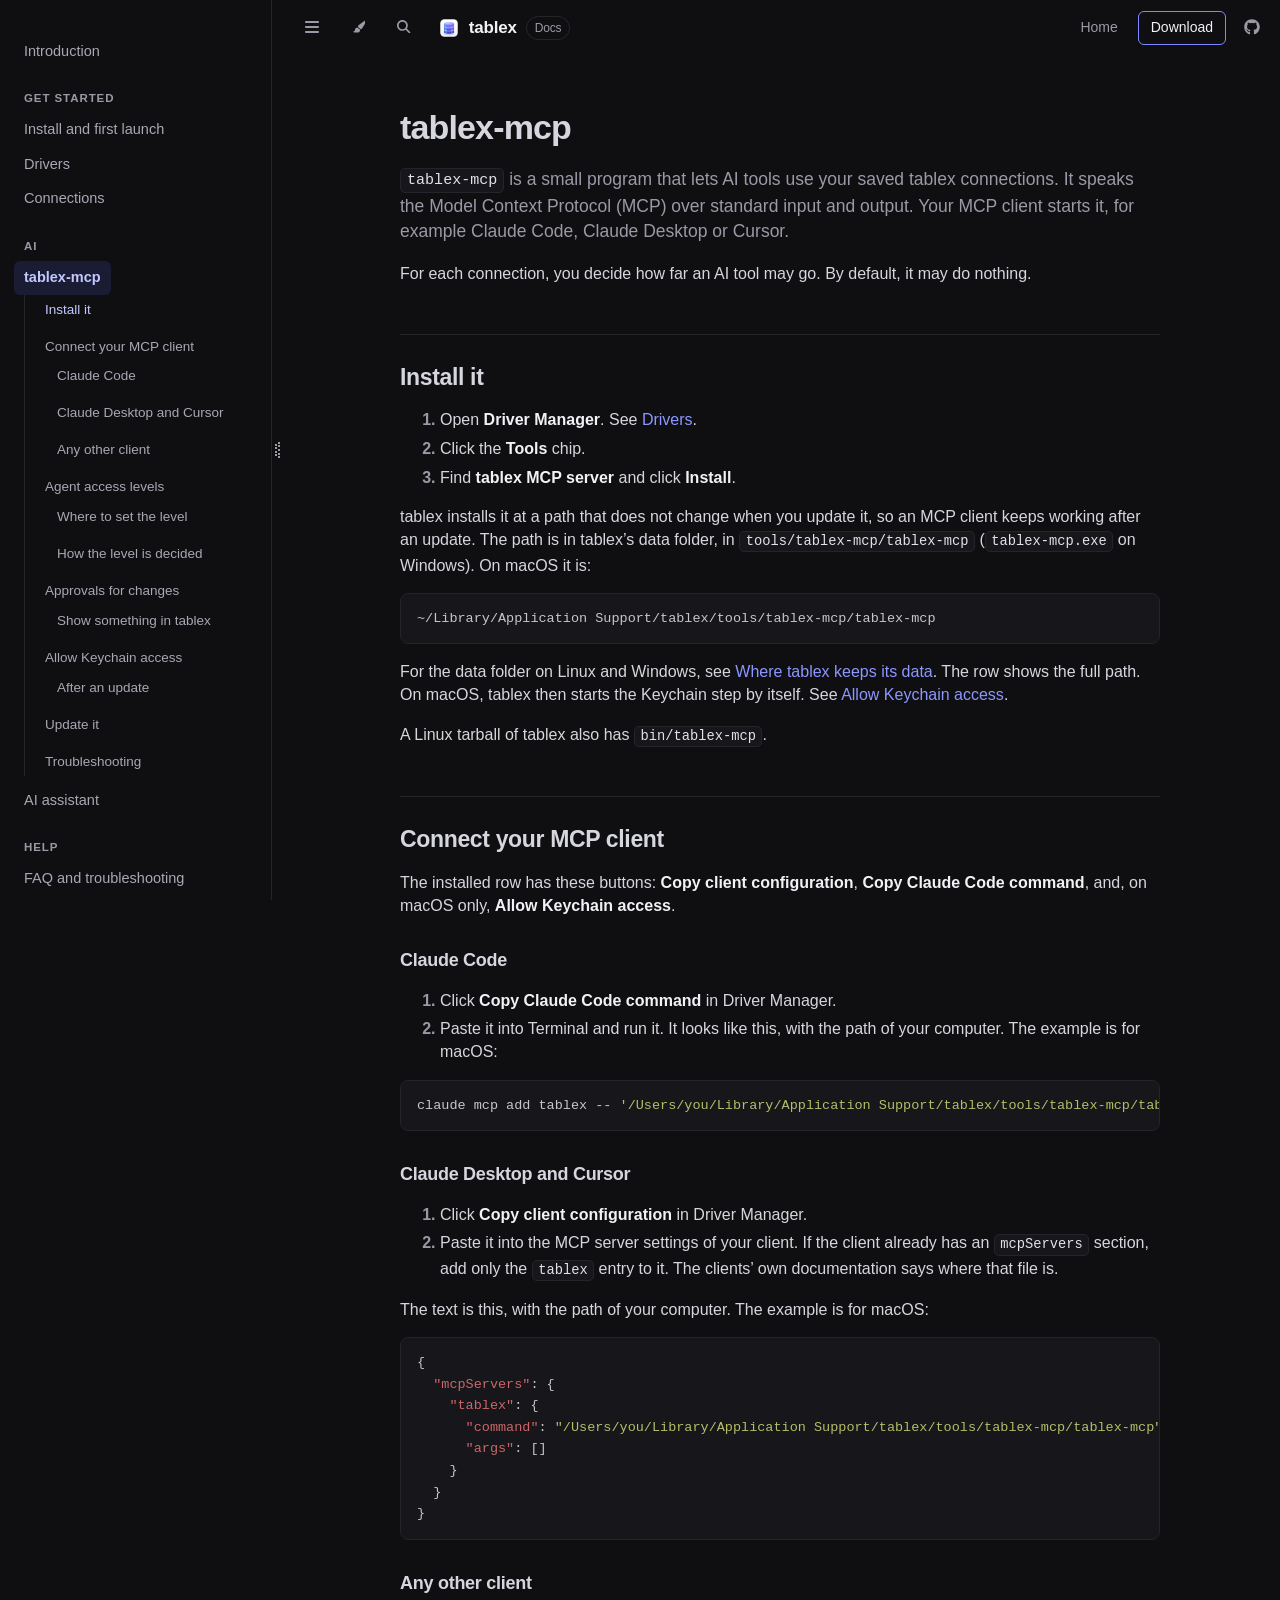
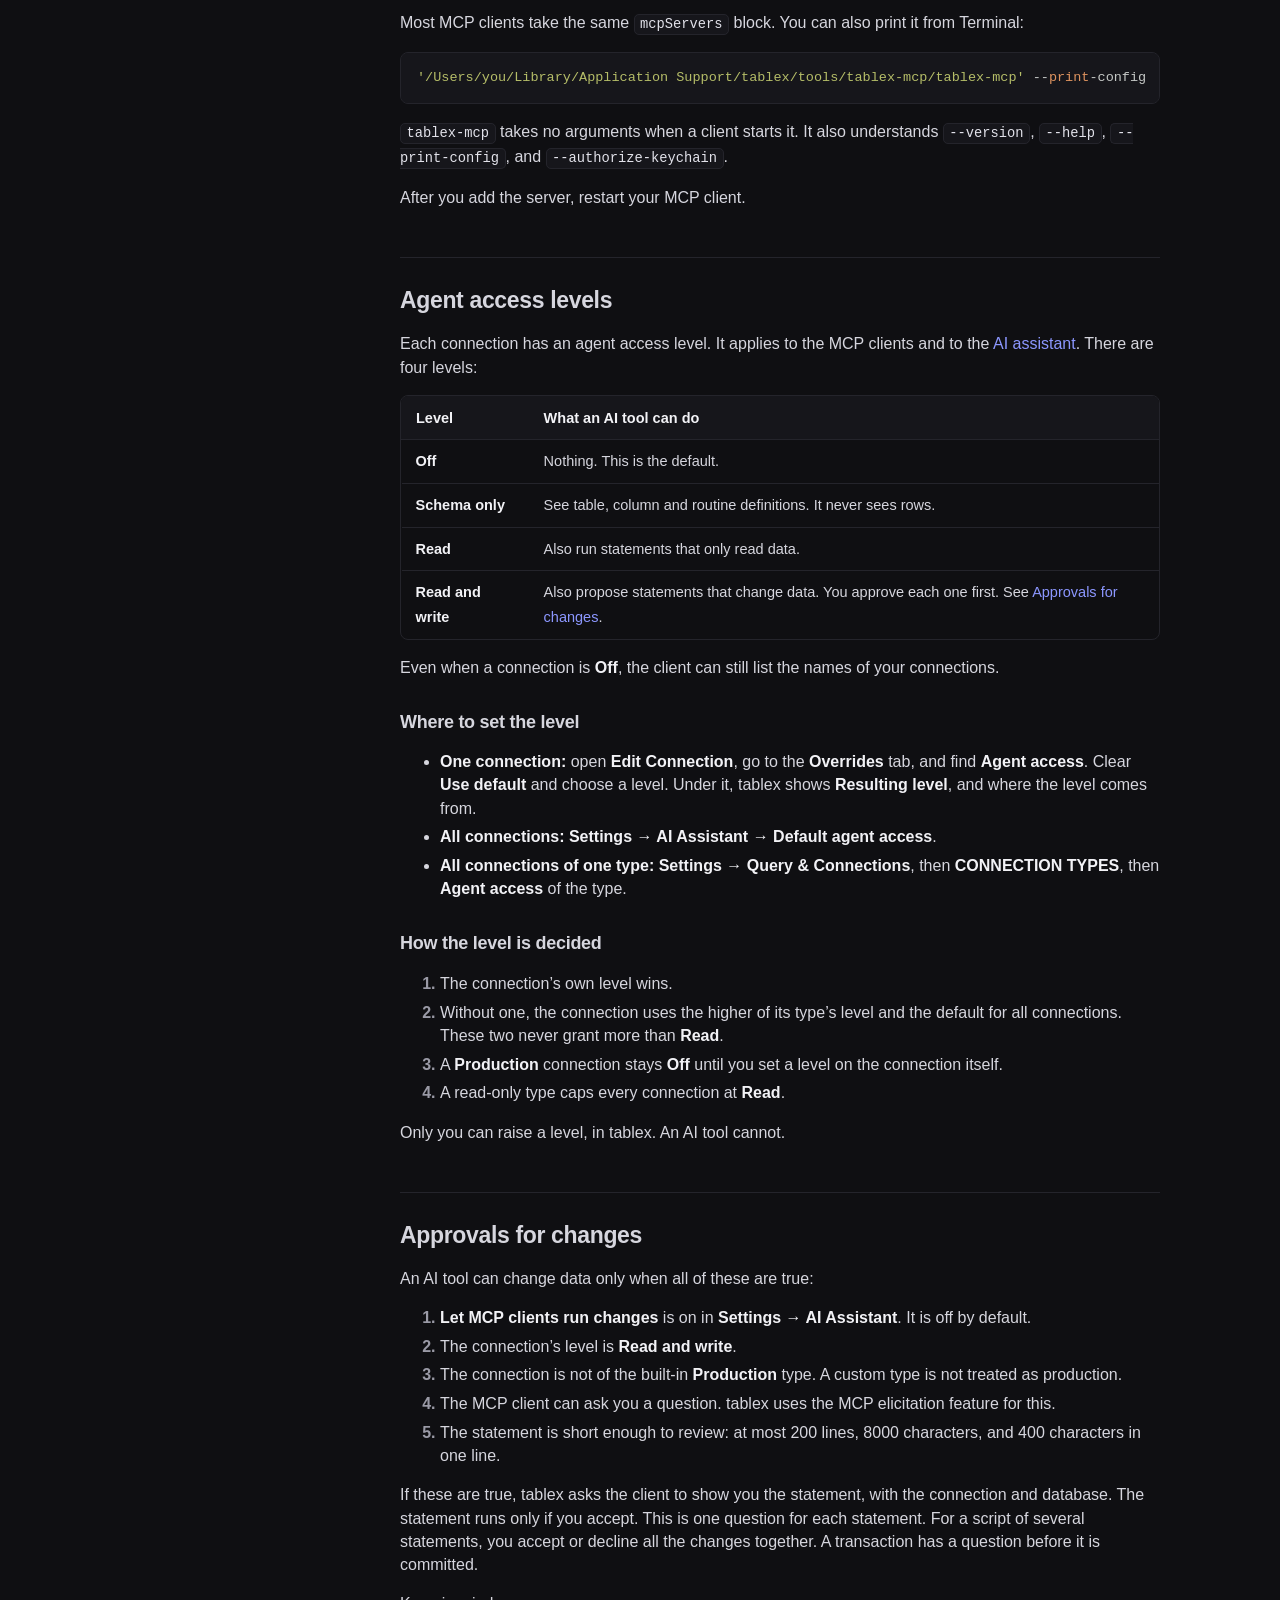
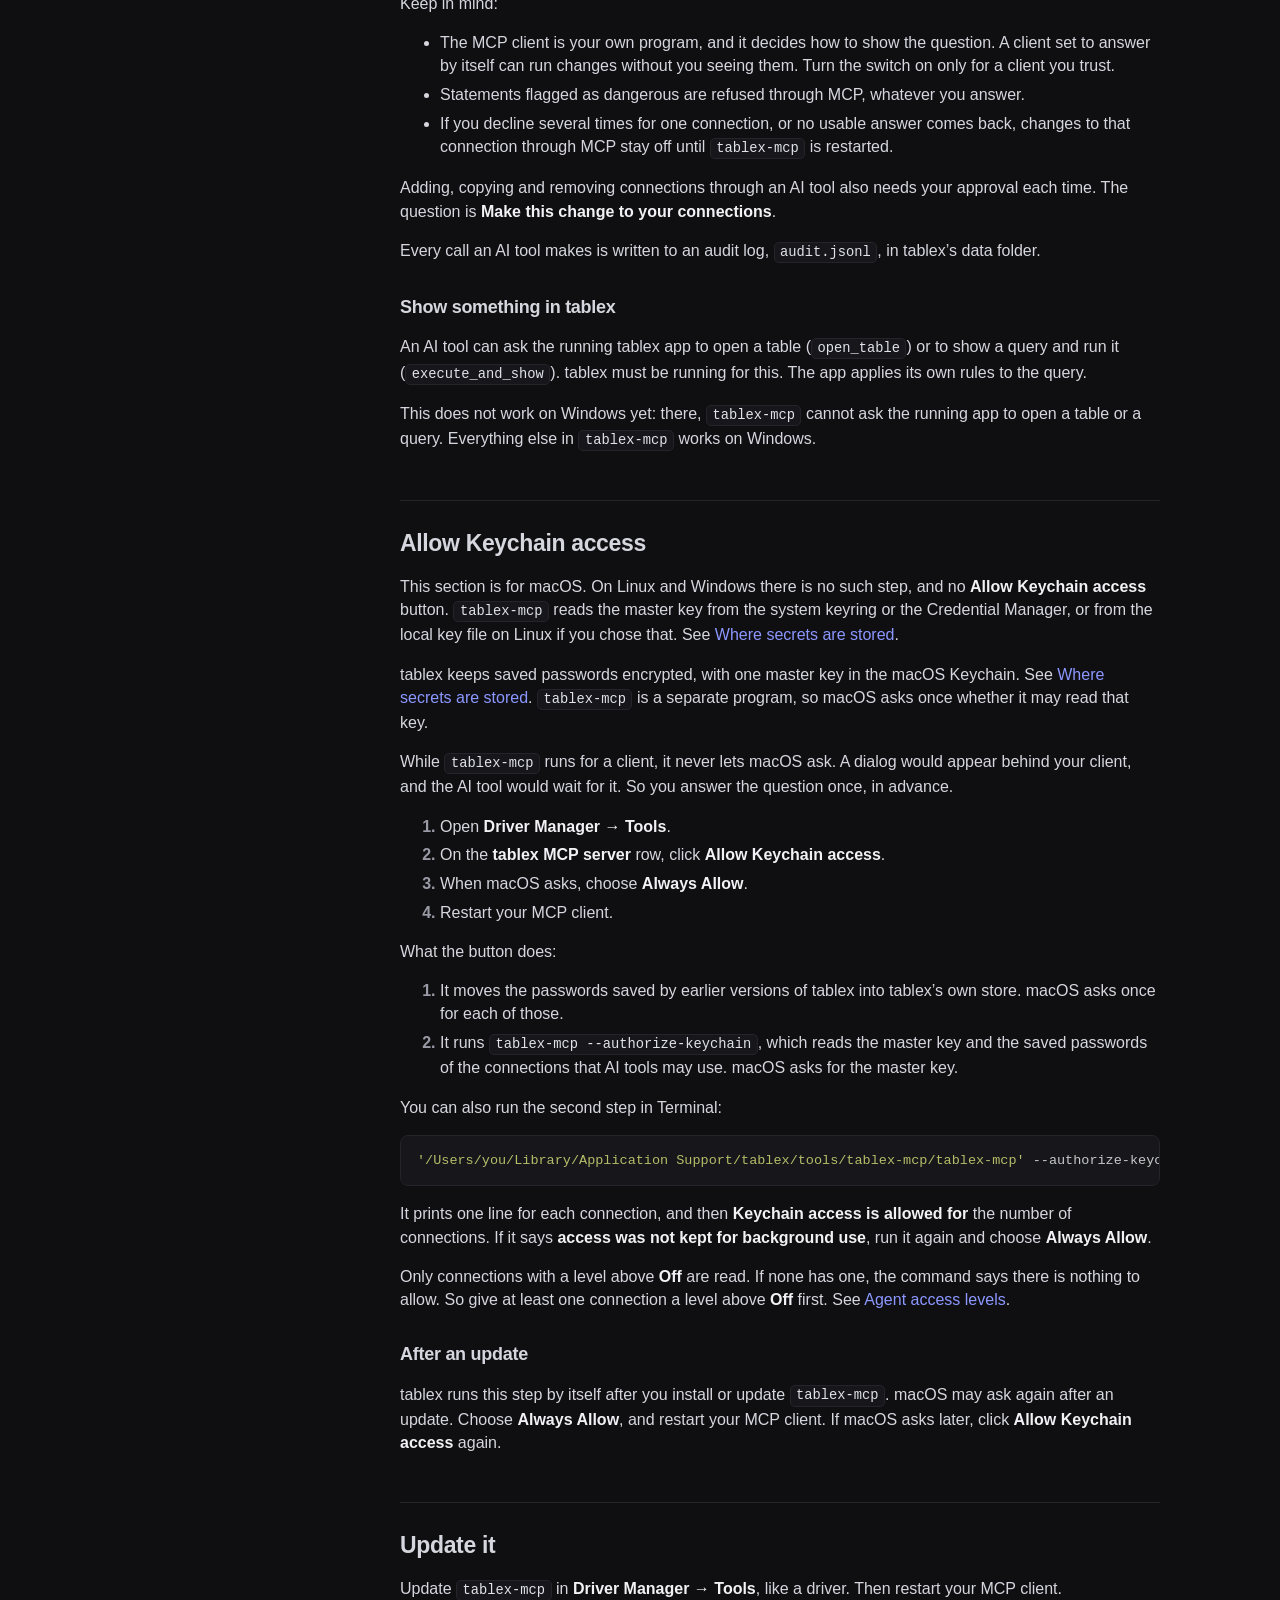
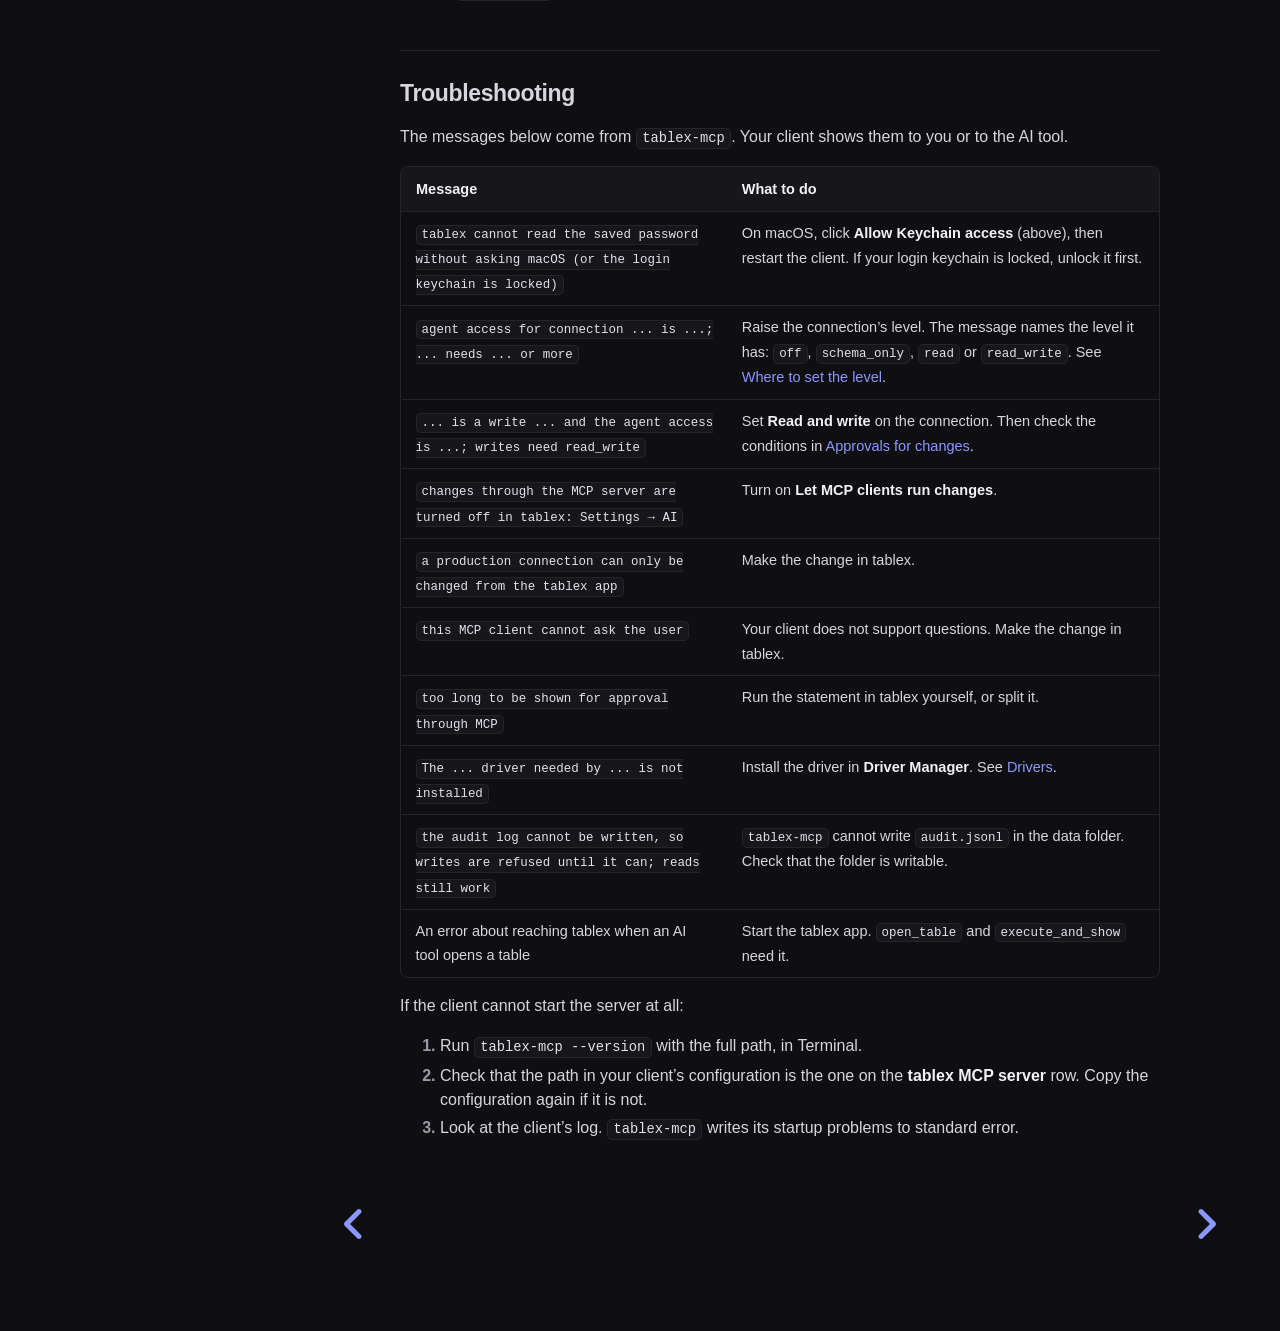
<file: docs/tablex-mcp.html>
<!DOCTYPE HTML>
<html lang="en" class="coal sidebar-visible" dir="ltr">
    <head>
        <!-- Book generated using mdBook -->
        <meta charset="UTF-8">
        <title>tablex-mcp - tablex documentation</title>


        <!-- Custom HTML head -->

        <meta name="description" content="How to install and use tablex, a fast native database client for macOS, Linux and Windows.">
        <meta name="viewport" content="width=device-width, initial-scale=1">
        <meta name="theme-color" content="#0f0f12">

        <link rel="icon" href="favicon-dd0cc40a.svg">
        <link rel="shortcut icon" href="favicon-4f516183.png">
        <link rel="stylesheet" href="css/variables-8adf115d.css">
        <link rel="stylesheet" href="css/general-e96d0476.css">
        <link rel="stylesheet" href="css/chrome-d279d366.css">

        <!-- Fonts -->
        <link rel="stylesheet" href="fonts/fonts-9644e21d.css">

        <!-- Highlight.js Stylesheets -->
        <link rel="stylesheet" id="mdbook-highlight-css" href="highlight-493f70e1.css">
        <link rel="stylesheet" id="mdbook-tomorrow-night-css" href="tomorrow-night-4c0ae647.css">
        <link rel="stylesheet" id="mdbook-ayu-highlight-css" href="ayu-highlight-3fdfc3ac.css">

        <!-- Custom theme stylesheets -->
        <link rel="stylesheet" href="theme/tablex-7b77ac2c.css">


        <!-- Provide site root and default themes to javascript -->
        <script>
            const path_to_root = "";
            const default_light_theme = "coal";
            const default_dark_theme = "coal";
            window.path_to_searchindex_js = "searchindex-7d2ff1ca.js";
        </script>
        <!-- Start loading toc.js asap -->
        <script src="toc-79bf3eb2.js"></script>
    </head>
    <body>
    <div id="mdbook-help-container">
        <div id="mdbook-help-popup">
            <h2 class="mdbook-help-title">Keyboard shortcuts</h2>
            <div>
                <p>Press <kbd>←</kbd> or <kbd>→</kbd> to navigate between chapters</p>
                <p>Press <kbd>S</kbd> or <kbd>/</kbd> to search in the book</p>
                <p>Press <kbd>?</kbd> to show this help</p>
                <p>Press <kbd>Esc</kbd> to hide this help</p>
            </div>
        </div>
    </div>
    <div id="mdbook-body-container">
        <!-- Work around some values being stored in localStorage wrapped in quotes -->
        <script>
            try {
                let theme = localStorage.getItem('mdbook-theme');
                let sidebar = localStorage.getItem('mdbook-sidebar');

                if (theme.startsWith('"') && theme.endsWith('"')) {
                    localStorage.setItem('mdbook-theme', theme.slice(1, theme.length - 1));
                }

                if (sidebar.startsWith('"') && sidebar.endsWith('"')) {
                    localStorage.setItem('mdbook-sidebar', sidebar.slice(1, sidebar.length - 1));
                }
            } catch (e) { }
        </script>

        <!-- Set the theme before any content is loaded, prevents flash -->
        <script>
            const default_theme = window.matchMedia("(prefers-color-scheme: dark)").matches ? default_dark_theme : default_light_theme;
            let theme;
            try { theme = localStorage.getItem('mdbook-theme'); } catch(e) { }
            if (theme === null || theme === undefined) { theme = default_theme; }
            const html = document.documentElement;
            html.classList.remove('coal')
            html.classList.add(theme);
            html.classList.add("js");
        </script>

        <input type="checkbox" id="mdbook-sidebar-toggle-anchor" class="hidden">

        <!-- Hide / unhide sidebar before it is displayed -->
        <script>
            let sidebar = null;
            const sidebar_toggle = document.getElementById("mdbook-sidebar-toggle-anchor");
            if (document.body.clientWidth >= 1080) {
                try { sidebar = localStorage.getItem('mdbook-sidebar'); } catch(e) { }
                sidebar = sidebar || 'visible';
            } else {
                sidebar = 'hidden';
                sidebar_toggle.checked = false;
            }
            if (sidebar === 'visible') {
                sidebar_toggle.checked = true;
            } else {
                html.classList.remove('sidebar-visible');
            }
        </script>

        <nav id="mdbook-sidebar" class="sidebar" aria-label="Table of contents">
            <!-- populated by js -->
            <mdbook-sidebar-scrollbox class="sidebar-scrollbox"></mdbook-sidebar-scrollbox>
            <noscript>
                <iframe class="sidebar-iframe-outer" src="toc.html"></iframe>
            </noscript>
            <div id="mdbook-sidebar-resize-handle" class="sidebar-resize-handle">
                <div class="sidebar-resize-indicator"></div>
            </div>
        </nav>

        <div id="mdbook-page-wrapper" class="page-wrapper">

            <div class="page">
                <div id="mdbook-menu-bar-hover-placeholder"></div>
                <div id="mdbook-menu-bar" class="menu-bar sticky">
                    <div class="left-buttons">
                        <label id="mdbook-sidebar-toggle" class="icon-button" for="mdbook-sidebar-toggle-anchor" title="Toggle Table of Contents" aria-label="Toggle Table of Contents" aria-controls="mdbook-sidebar">
                            <span class=fa-svg><svg xmlns="http://www.w3.org/2000/svg" viewBox="0 0 448 512"><!--! Font Awesome Free 6.2.0 by @fontawesome - https://fontawesome.com License - https://fontawesome.com/license/free (Icons: CC BY 4.0, Fonts: SIL OFL 1.1, Code: MIT License) Copyright 2022 Fonticons, Inc. --><path d="M0 96C0 78.3 14.3 64 32 64H416c17.7 0 32 14.3 32 32s-14.3 32-32 32H32C14.3 128 0 113.7 0 96zM0 256c0-17.7 14.3-32 32-32H416c17.7 0 32 14.3 32 32s-14.3 32-32 32H32c-17.7 0-32-14.3-32-32zM448 416c0 17.7-14.3 32-32 32H32c-17.7 0-32-14.3-32-32s14.3-32 32-32H416c17.7 0 32 14.3 32 32z"/></svg></span>
                        </label>
                        <button id="mdbook-theme-toggle" class="icon-button" type="button" title="Change theme" aria-label="Change theme" aria-haspopup="true" aria-expanded="false" aria-controls="mdbook-theme-list">
                            <span class=fa-svg><svg xmlns="http://www.w3.org/2000/svg" viewBox="0 0 576 512"><!--! Font Awesome Free 6.2.0 by @fontawesome - https://fontawesome.com License - https://fontawesome.com/license/free (Icons: CC BY 4.0, Fonts: SIL OFL 1.1, Code: MIT License) Copyright 2022 Fonticons, Inc. --><path d="M371.3 367.1c27.3-3.9 51.9-19.4 67.2-42.9L600.2 74.1c12.6-19.5 9.4-45.3-7.6-61.2S549.7-4.4 531.1 9.6L294.4 187.2c-24 18-38.2 46.1-38.4 76.1L371.3 367.1zm-19.6 25.4l-116-104.4C175.9 290.3 128 339.6 128 400c0 3.9 .2 7.8 .6 11.6c1.8 17.5-10.2 36.4-27.8 36.4H96c-17.7 0-32 14.3-32 32s14.3 32 32 32H240c61.9 0 112-50.1 112-112c0-2.5-.1-5-.2-7.5z"/></svg></span>
                        </button>
                        <ul id="mdbook-theme-list" class="theme-popup" aria-label="Themes" role="menu">
                            <li role="none"><button role="menuitem" class="theme" id="mdbook-theme-default_theme">Auto</button></li>
                            <li role="none"><button role="menuitem" class="theme" id="mdbook-theme-light">Light</button></li>
                            <li role="none"><button role="menuitem" class="theme" id="mdbook-theme-coal">Dark</button></li>
                            </ul>
                        <button id="mdbook-search-toggle" class="icon-button" type="button" title="Search (`/`)" aria-label="Toggle Searchbar" aria-expanded="false" aria-keyshortcuts="/ s" aria-controls="mdbook-searchbar">
                            <span class=fa-svg><svg xmlns="http://www.w3.org/2000/svg" viewBox="0 0 512 512"><!--! Font Awesome Free 6.2.0 by @fontawesome - https://fontawesome.com License - https://fontawesome.com/license/free (Icons: CC BY 4.0, Fonts: SIL OFL 1.1, Code: MIT License) Copyright 2022 Fonticons, Inc. --><path d="M416 208c0 45.9-14.9 88.3-40 122.7L502.6 457.4c12.5 12.5 12.5 32.8 0 45.3s-32.8 12.5-45.3 0L330.7 376c-34.4 25.2-76.8 40-122.7 40C93.1 416 0 322.9 0 208S93.1 0 208 0S416 93.1 416 208zM208 352c79.5 0 144-64.5 144-144s-64.5-144-144-144S64 128.5 64 208s64.5 144 144 144z"/></svg></span>
                        </button>
                    </div>

                    <a class="brand" href="index.html"><img src="logo.png" alt="" width="22" height="22"><span>tablex</span><span class="brand-docs">Docs</span></a>
                    <div class="menu-spacer"></div>

                    <div class="right-buttons">
                        <a class="site-link" href="../">Home</a>
                        <a class="site-link download" href="https://github.com/tablex-org/tablex/releases/latest">Download</a>
                        <a href="https://github.com/tablex-org/tablex" title="Git repository" aria-label="Git repository">
                            <span class=fa-svg><svg xmlns="http://www.w3.org/2000/svg" viewBox="0 0 496 512"><!--! Font Awesome Free 6.2.0 by @fontawesome - https://fontawesome.com License - https://fontawesome.com/license/free (Icons: CC BY 4.0, Fonts: SIL OFL 1.1, Code: MIT License) Copyright 2022 Fonticons, Inc. --><path d="M165.9 397.4c0 2-2.3 3.6-5.2 3.6-3.3.3-5.6-1.3-5.6-3.6 0-2 2.3-3.6 5.2-3.6 3-.3 5.6 1.3 5.6 3.6zm-31.1-4.5c-.7 2 1.3 4.3 4.3 4.9 2.6 1 5.6 0 6.2-2s-1.3-4.3-4.3-5.2c-2.6-.7-5.5.3-6.2 2.3zm44.2-1.7c-2.9.7-4.9 2.6-4.6 4.9.3 2 2.9 3.3 5.9 2.6 2.9-.7 4.9-2.6 4.6-4.6-.3-1.9-3-3.2-5.9-2.9zM244.8 8C106.1 8 0 113.3 0 252c0 110.9 69.8 205.8 169.5 239.2 12.8 2.3 17.3-5.6 17.3-12.1 0-6.2-.3-40.4-.3-61.4 0 0-70 15-84.7-29.8 0 0-11.4-29.1-27.8-36.6 0 0-22.9-15.7 1.6-15.4 0 0 24.9 2 38.6 25.8 21.9 38.6 58.6 27.5 72.9 20.9 2.3-16 8.8-27.1 16-33.7-55.9-6.2-112.3-14.3-112.3-110.5 0-27.5 7.6-41.3 23.6-58.9-2.6-6.5-11.1-33.3 2.6-67.9 20.9-6.5 69 27 69 27 20-5.6 41.5-8.5 62.8-8.5s42.8 2.9 62.8 8.5c0 0 48.1-33.6 69-27 13.7 34.7 5.2 61.4 2.6 67.9 16 17.7 25.8 31.5 25.8 58.9 0 96.5-58.9 104.2-114.8 110.5 9.2 7.9 17 22.9 17 46.4 0 33.7-.3 75.4-.3 83.6 0 6.5 4.6 14.4 17.3 12.1C428.2 457.8 496 362.9 496 252 496 113.3 383.5 8 244.8 8zM97.2 352.9c-1.3 1-1 3.3.7 5.2 1.6 1.6 3.9 2.3 5.2 1 1.3-1 1-3.3-.7-5.2-1.6-1.6-3.9-2.3-5.2-1zm-10.8-8.1c-.7 1.3.3 2.9 2.3 3.9 1.6 1 3.6.7 4.3-.7.7-1.3-.3-2.9-2.3-3.9-2-.6-3.6-.3-4.3.7zm32.4 35.6c-1.6 1.3-1 4.3 1.3 6.2 2.3 2.3 5.2 2.6 6.5 1 1.3-1.3.7-4.3-1.3-6.2-2.2-2.3-5.2-2.6-6.5-1zm-11.4-14.7c-1.6 1-1.6 3.6 0 5.9 1.6 2.3 4.3 3.3 5.6 2.3 1.6-1.3 1.6-3.9 0-6.2-1.4-2.3-4-3.3-5.6-2z"/></svg></span>
                        </a>

                    </div>
                </div>

                <div id="mdbook-search-wrapper" class="hidden">
                    <form id="mdbook-searchbar-outer" class="searchbar-outer">
                        <div class="search-wrapper">
                            <input type="search" id="mdbook-searchbar" name="searchbar" placeholder="Search this book ..." aria-controls="mdbook-searchresults-outer" aria-describedby="searchresults-header">
                            <div class="spinner-wrapper">
                                <span class=fa-svg id="fa-spin"><svg xmlns="http://www.w3.org/2000/svg" viewBox="0 0 512 512"><!--! Font Awesome Free 6.2.0 by @fontawesome - https://fontawesome.com License - https://fontawesome.com/license/free (Icons: CC BY 4.0, Fonts: SIL OFL 1.1, Code: MIT License) Copyright 2022 Fonticons, Inc. --><path d="M304 48c0-26.5-21.5-48-48-48s-48 21.5-48 48s21.5 48 48 48s48-21.5 48-48zm0 416c0-26.5-21.5-48-48-48s-48 21.5-48 48s21.5 48 48 48s48-21.5 48-48zM48 304c26.5 0 48-21.5 48-48s-21.5-48-48-48s-48 21.5-48 48s21.5 48 48 48zm464-48c0-26.5-21.5-48-48-48s-48 21.5-48 48s21.5 48 48 48s48-21.5 48-48zM142.9 437c18.7-18.7 18.7-49.1 0-67.9s-49.1-18.7-67.9 0s-18.7 49.1 0 67.9s49.1 18.7 67.9 0zm0-294.2c18.7-18.7 18.7-49.1 0-67.9S93.7 56.2 75 75s-18.7 49.1 0 67.9s49.1 18.7 67.9 0zM369.1 437c18.7 18.7 49.1 18.7 67.9 0s18.7-49.1 0-67.9s-49.1-18.7-67.9 0s-18.7 49.1 0 67.9z"/></svg></span>
                            </div>
                        </div>
                    </form>
                    <div id="mdbook-searchresults-outer" class="searchresults-outer hidden">
                        <div id="mdbook-searchresults-header" class="searchresults-header"></div>
                        <ul id="mdbook-searchresults">
                        </ul>
                    </div>
                </div>

                <!-- Apply ARIA attributes after the sidebar and the sidebar toggle button are added to the DOM -->
                <script>
                    document.getElementById('mdbook-sidebar-toggle').setAttribute('aria-expanded', sidebar === 'visible');
                    document.getElementById('mdbook-sidebar').setAttribute('aria-hidden', sidebar !== 'visible');
                    Array.from(document.querySelectorAll('#mdbook-sidebar a')).forEach(function(link) {
                        link.setAttribute('tabIndex', sidebar === 'visible' ? 0 : -1);
                    });
                </script>

                <div id="mdbook-content" class="content">
                    <main>
                        <h1 id="tablex-mcp"><a class="header" href="#tablex-mcp">tablex-mcp</a></h1>
<p><code>tablex-mcp</code> is a small program that lets AI tools use your saved tablex connections. It speaks the Model Context Protocol (MCP) over standard input and output. Your MCP client starts it, for example Claude Code, Claude Desktop or Cursor.</p>
<p>For each connection, you decide how far an AI tool may go. By default, it may do nothing.</p>
<h2 id="install-it"><a class="header" href="#install-it">Install it</a></h2>
<ol>
<li>Open <strong>Driver Manager</strong>. See <a href="drivers.html">Drivers</a>.</li>
<li>Click the <strong>Tools</strong> chip.</li>
<li>Find <strong>tablex MCP server</strong> and click <strong>Install</strong>.</li>
</ol>
<p>tablex installs it at a path that does not change when you update it, so an MCP client keeps working after an update. The path is in tablex’s data folder, in <code>tools/tablex-mcp/tablex-mcp</code> (<code>tablex-mcp.exe</code> on Windows). On macOS it is:</p>
<pre><code class="language-text">~/Library/Application Support/tablex/tools/tablex-mcp/tablex-mcp
</code></pre>
<p>For the data folder on Linux and Windows, see <a href="faq.html#where-tablex-keeps-its-data">Where tablex keeps its data</a>. The row shows the full path. On macOS, tablex then starts the Keychain step by itself. See <a href="#allow-keychain-access">Allow Keychain access</a>.</p>
<p>A Linux tarball of tablex also has <code>bin/tablex-mcp</code>.</p>
<!-- screenshot: the tablex MCP server row in Driver Manager > Tools, with its buttons -->
<h2 id="connect-your-mcp-client"><a class="header" href="#connect-your-mcp-client">Connect your MCP client</a></h2>
<p>The installed row has these buttons: <strong>Copy client configuration</strong>, <strong>Copy Claude Code command</strong>, and, on macOS only, <strong>Allow Keychain access</strong>.</p>
<h3 id="claude-code"><a class="header" href="#claude-code">Claude Code</a></h3>
<ol>
<li>Click <strong>Copy Claude Code command</strong> in Driver Manager.</li>
<li>Paste it into Terminal and run it. It looks like this, with the path of your computer. The example is for macOS:</li>
</ol>
<pre><code class="language-sh">claude mcp add tablex -- '/Users/you/Library/Application Support/tablex/tools/tablex-mcp/tablex-mcp'
</code></pre>
<h3 id="claude-desktop-and-cursor"><a class="header" href="#claude-desktop-and-cursor">Claude Desktop and Cursor</a></h3>
<ol>
<li>Click <strong>Copy client configuration</strong> in Driver Manager.</li>
<li>Paste it into the MCP server settings of your client. If the client already has an <code>mcpServers</code> section, add only the <code>tablex</code> entry to it. The clients’ own documentation says where that file is.</li>
</ol>
<p>The text is this, with the path of your computer. The example is for macOS:</p>
<pre><code class="language-json">{
  "mcpServers": {
    "tablex": {
      "command": "/Users/you/Library/Application Support/tablex/tools/tablex-mcp/tablex-mcp",
      "args": []
    }
  }
}
</code></pre>
<h3 id="any-other-client"><a class="header" href="#any-other-client">Any other client</a></h3>
<p>Most MCP clients take the same <code>mcpServers</code> block. You can also print it from Terminal:</p>
<pre><code class="language-sh">'/Users/you/Library/Application Support/tablex/tools/tablex-mcp/tablex-mcp' --print-config
</code></pre>
<p><code>tablex-mcp</code> takes no arguments when a client starts it. It also understands <code>--version</code>, <code>--help</code>, <code>--print-config</code>, and <code>--authorize-keychain</code>.</p>
<p>After you add the server, restart your MCP client.</p>
<h2 id="agent-access-levels"><a class="header" href="#agent-access-levels">Agent access levels</a></h2>
<p>Each connection has an agent access level. It applies to the MCP clients and to the <a href="assistant.html">AI assistant</a>. There are four levels:</p>
<div class="table-wrapper">
<table>
<thead>
<tr><th>Level</th><th>What an AI tool can do</th></tr>
</thead>
<tbody>
<tr><td><strong>Off</strong></td><td>Nothing. This is the default.</td></tr>
<tr><td><strong>Schema only</strong></td><td>See table, column and routine definitions. It never sees rows.</td></tr>
<tr><td><strong>Read</strong></td><td>Also run statements that only read data.</td></tr>
<tr><td><strong>Read and write</strong></td><td>Also propose statements that change data. You approve each one first. See <a href="#approvals-for-changes">Approvals for changes</a>.</td></tr>
</tbody>
</table>
</div>
<p>Even when a connection is <strong>Off</strong>, the client can still list the names of your connections.</p>
<h3 id="where-to-set-the-level"><a class="header" href="#where-to-set-the-level">Where to set the level</a></h3>
<ul>
<li><strong>One connection:</strong> open <strong>Edit Connection</strong>, go to the <strong>Overrides</strong> tab, and find <strong>Agent access</strong>. Clear <strong>Use default</strong> and choose a level. Under it, tablex shows <strong>Resulting level</strong>, and where the level comes from.</li>
<li><strong>All connections:</strong> <strong>Settings → AI Assistant → Default agent access</strong>.</li>
<li><strong>All connections of one type:</strong> <strong>Settings → Query &amp; Connections</strong>, then <strong>CONNECTION TYPES</strong>, then <strong>Agent access</strong> of the type.</li>
</ul>
<h3 id="how-the-level-is-decided"><a class="header" href="#how-the-level-is-decided">How the level is decided</a></h3>
<ol>
<li>The connection’s own level wins.</li>
<li>Without one, the connection uses the higher of its type’s level and the default for all connections. These two never grant more than <strong>Read</strong>.</li>
<li>A <strong>Production</strong> connection stays <strong>Off</strong> until you set a level on the connection itself.</li>
<li>A read-only type caps every connection at <strong>Read</strong>.</li>
</ol>
<p>Only you can raise a level, in tablex. An AI tool cannot.</p>
<h2 id="approvals-for-changes"><a class="header" href="#approvals-for-changes">Approvals for changes</a></h2>
<p>An AI tool can change data only when all of these are true:</p>
<ol>
<li><strong>Let MCP clients run changes</strong> is on in <strong>Settings → AI Assistant</strong>. It is off by default.</li>
<li>The connection’s level is <strong>Read and write</strong>.</li>
<li>The connection is not of the built-in <strong>Production</strong> type. A custom type is not treated as production.</li>
<li>The MCP client can ask you a question. tablex uses the MCP elicitation feature for this.</li>
<li>The statement is short enough to review: at most 200 lines, 8000 characters, and 400 characters in one line.</li>
</ol>
<p>If these are true, tablex asks the client to show you the statement, with the connection and database. The statement runs only if you accept. This is one question for each statement. For a script of several statements, you accept or decline all the changes together. A transaction has a question before it is committed.</p>
<p>Keep in mind:</p>
<ul>
<li>The MCP client is your own program, and it decides how to show the question. A client set to answer by itself can run changes without you seeing them. Turn the switch on only for a client you trust.</li>
<li>Statements flagged as dangerous are refused through MCP, whatever you answer.</li>
<li>If you decline several times for one connection, or no usable answer comes back, changes to that connection through MCP stay off until <code>tablex-mcp</code> is restarted.</li>
</ul>
<p>Adding, copying and removing connections through an AI tool also needs your approval each time. The question is <strong>Make this change to your connections</strong>.</p>
<p>Every call an AI tool makes is written to an audit log, <code>audit.jsonl</code>, in tablex’s data folder.</p>
<h3 id="show-something-in-tablex"><a class="header" href="#show-something-in-tablex">Show something in tablex</a></h3>
<p>An AI tool can ask the running tablex app to open a table (<code>open_table</code>) or to show a query and run it (<code>execute_and_show</code>). tablex must be running for this. The app applies its own rules to the query.</p>
<p>This does not work on Windows yet: there, <code>tablex-mcp</code> cannot ask the running app to open a table or a query. Everything else in <code>tablex-mcp</code> works on Windows.</p>
<h2 id="allow-keychain-access"><a class="header" href="#allow-keychain-access">Allow Keychain access</a></h2>
<p>This section is for macOS. On Linux and Windows there is no such step, and no <strong>Allow Keychain access</strong> button. <code>tablex-mcp</code> reads the master key from the system keyring or the Credential Manager, or from the local key file on Linux if you chose that. See <a href="connections.html#where-secrets-are-stored">Where secrets are stored</a>.</p>
<p>tablex keeps saved passwords encrypted, with one master key in the macOS Keychain. See <a href="connections.html#where-secrets-are-stored">Where secrets are stored</a>. <code>tablex-mcp</code> is a separate program, so macOS asks once whether it may read that key.</p>
<p>While <code>tablex-mcp</code> runs for a client, it never lets macOS ask. A dialog would appear behind your client, and the AI tool would wait for it. So you answer the question once, in advance.</p>
<ol>
<li>Open <strong>Driver Manager → Tools</strong>.</li>
<li>On the <strong>tablex MCP server</strong> row, click <strong>Allow Keychain access</strong>.</li>
<li>When macOS asks, choose <strong>Always Allow</strong>.</li>
<li>Restart your MCP client.</li>
</ol>
<p>What the button does:</p>
<ol>
<li>It moves the passwords saved by earlier versions of tablex into tablex’s own store. macOS asks once for each of those.</li>
<li>It runs <code>tablex-mcp --authorize-keychain</code>, which reads the master key and the saved passwords of the connections that AI tools may use. macOS asks for the master key.</li>
</ol>
<p>You can also run the second step in Terminal:</p>
<pre><code class="language-sh">'/Users/you/Library/Application Support/tablex/tools/tablex-mcp/tablex-mcp' --authorize-keychain
</code></pre>
<p>It prints one line for each connection, and then <strong>Keychain access is allowed for</strong> the number of connections. If it says <strong>access was not kept for background use</strong>, run it again and choose <strong>Always Allow</strong>.</p>
<p>Only connections with a level above <strong>Off</strong> are read. If none has one, the command says there is nothing to allow. So give at least one connection a level above <strong>Off</strong> first. See <a href="#agent-access-levels">Agent access levels</a>.</p>
<h3 id="after-an-update"><a class="header" href="#after-an-update">After an update</a></h3>
<p>tablex runs this step by itself after you install or update <code>tablex-mcp</code>. macOS may ask again after an update. Choose <strong>Always Allow</strong>, and restart your MCP client. If macOS asks later, click <strong>Allow Keychain access</strong> again.</p>
<h2 id="update-it"><a class="header" href="#update-it">Update it</a></h2>
<p>Update <code>tablex-mcp</code> in <strong>Driver Manager → Tools</strong>, like a driver. Then restart your MCP client.</p>
<h2 id="troubleshooting"><a class="header" href="#troubleshooting">Troubleshooting</a></h2>
<p>The messages below come from <code>tablex-mcp</code>. Your client shows them to you or to the AI tool.</p>
<div class="table-wrapper">
<table>
<thead>
<tr><th>Message</th><th>What to do</th></tr>
</thead>
<tbody>
<tr><td><code>tablex cannot read the saved password without asking macOS (or the login keychain is locked)</code></td><td>On macOS, click <strong>Allow Keychain access</strong> (above), then restart the client. If your login keychain is locked, unlock it first.</td></tr>
<tr><td><code>agent access for connection ... is ...; ... needs ... or more</code></td><td>Raise the connection’s level. The message names the level it has: <code>off</code>, <code>schema_only</code>, <code>read</code> or <code>read_write</code>. See <a href="#where-to-set-the-level">Where to set the level</a>.</td></tr>
<tr><td><code>... is a write ... and the agent access is ...; writes need read_write</code></td><td>Set <strong>Read and write</strong> on the connection. Then check the conditions in <a href="#approvals-for-changes">Approvals for changes</a>.</td></tr>
<tr><td><code>changes through the MCP server are turned off in tablex: Settings → AI</code></td><td>Turn on <strong>Let MCP clients run changes</strong>.</td></tr>
<tr><td><code>a production connection can only be changed from the tablex app</code></td><td>Make the change in tablex.</td></tr>
<tr><td><code>this MCP client cannot ask the user</code></td><td>Your client does not support questions. Make the change in tablex.</td></tr>
<tr><td><code>too long to be shown for approval through MCP</code></td><td>Run the statement in tablex yourself, or split it.</td></tr>
<tr><td><code>The ... driver needed by ... is not installed</code></td><td>Install the driver in <strong>Driver Manager</strong>. See <a href="drivers.html">Drivers</a>.</td></tr>
<tr><td><code>the audit log cannot be written, so writes are refused until it can; reads still work</code></td><td><code>tablex-mcp</code> cannot write <code>audit.jsonl</code> in the data folder. Check that the folder is writable.</td></tr>
<tr><td>An error about reaching tablex when an AI tool opens a table</td><td>Start the tablex app. <code>open_table</code> and <code>execute_and_show</code> need it.</td></tr>
</tbody>
</table>
</div>
<p>If the client cannot start the server at all:</p>
<ol>
<li>Run <code>tablex-mcp --version</code> with the full path, in Terminal.</li>
<li>Check that the path in your client’s configuration is the one on the <strong>tablex MCP server</strong> row. Copy the configuration again if it is not.</li>
<li>Look at the client’s log. <code>tablex-mcp</code> writes its startup problems to standard error.</li>
</ol>

                    </main>

                    <nav class="nav-wrapper" aria-label="Page navigation">
                        <!-- Mobile navigation buttons -->
                            <a rel="prev" href="connections.html" class="mobile-nav-chapters previous" title="Previous chapter" aria-label="Previous chapter" aria-keyshortcuts="Left">
                                <span class=fa-svg><svg xmlns="http://www.w3.org/2000/svg" viewBox="0 0 320 512"><!--! Font Awesome Free 6.2.0 by @fontawesome - https://fontawesome.com License - https://fontawesome.com/license/free (Icons: CC BY 4.0, Fonts: SIL OFL 1.1, Code: MIT License) Copyright 2022 Fonticons, Inc. --><path d="M41.4 233.4c-12.5 12.5-12.5 32.8 0 45.3l160 160c12.5 12.5 32.8 12.5 45.3 0s12.5-32.8 0-45.3L109.3 256 246.6 118.6c12.5-12.5 12.5-32.8 0-45.3s-32.8-12.5-45.3 0l-160 160z"/></svg></span>
                            </a>

                            <a rel="next prefetch" href="assistant.html" class="mobile-nav-chapters next" title="Next chapter" aria-label="Next chapter" aria-keyshortcuts="Right">
                                <span class=fa-svg><svg xmlns="http://www.w3.org/2000/svg" viewBox="0 0 320 512"><!--! Font Awesome Free 6.2.0 by @fontawesome - https://fontawesome.com License - https://fontawesome.com/license/free (Icons: CC BY 4.0, Fonts: SIL OFL 1.1, Code: MIT License) Copyright 2022 Fonticons, Inc. --><path d="M278.6 233.4c12.5 12.5 12.5 32.8 0 45.3l-160 160c-12.5 12.5-32.8 12.5-45.3 0s-12.5-32.8 0-45.3L210.7 256 73.4 118.6c-12.5-12.5-12.5-32.8 0-45.3s32.8-12.5 45.3 0l160 160z"/></svg></span>
                            </a>

                        <div style="clear: both"></div>
                    </nav>
                </div>
            </div>

            <nav class="nav-wide-wrapper" aria-label="Page navigation">
                    <a rel="prev" href="connections.html" class="nav-chapters previous" title="Previous chapter" aria-label="Previous chapter" aria-keyshortcuts="Left">
                        <span class=fa-svg><svg xmlns="http://www.w3.org/2000/svg" viewBox="0 0 320 512"><!--! Font Awesome Free 6.2.0 by @fontawesome - https://fontawesome.com License - https://fontawesome.com/license/free (Icons: CC BY 4.0, Fonts: SIL OFL 1.1, Code: MIT License) Copyright 2022 Fonticons, Inc. --><path d="M41.4 233.4c-12.5 12.5-12.5 32.8 0 45.3l160 160c12.5 12.5 32.8 12.5 45.3 0s12.5-32.8 0-45.3L109.3 256 246.6 118.6c12.5-12.5 12.5-32.8 0-45.3s-32.8-12.5-45.3 0l-160 160z"/></svg></span>
                    </a>

                    <a rel="next prefetch" href="assistant.html" class="nav-chapters next" title="Next chapter" aria-label="Next chapter" aria-keyshortcuts="Right">
                        <span class=fa-svg><svg xmlns="http://www.w3.org/2000/svg" viewBox="0 0 320 512"><!--! Font Awesome Free 6.2.0 by @fontawesome - https://fontawesome.com License - https://fontawesome.com/license/free (Icons: CC BY 4.0, Fonts: SIL OFL 1.1, Code: MIT License) Copyright 2022 Fonticons, Inc. --><path d="M278.6 233.4c12.5 12.5 12.5 32.8 0 45.3l-160 160c-12.5 12.5-32.8 12.5-45.3 0s-12.5-32.8 0-45.3L210.7 256 73.4 118.6c-12.5-12.5-12.5-32.8 0-45.3s32.8-12.5 45.3 0l160 160z"/></svg></span>
                    </a>
            </nav>

        </div>

        <template id=fa-eye><span class=fa-svg><svg xmlns="http://www.w3.org/2000/svg" viewBox="0 0 576 512"><!--! Font Awesome Free 6.2.0 by @fontawesome - https://fontawesome.com License - https://fontawesome.com/license/free (Icons: CC BY 4.0, Fonts: SIL OFL 1.1, Code: MIT License) Copyright 2022 Fonticons, Inc. --><path d="M288 32c-80.8 0-145.5 36.8-192.6 80.6C48.6 156 17.3 208 2.5 243.7c-3.3 7.9-3.3 16.7 0 24.6C17.3 304 48.6 356 95.4 399.4C142.5 443.2 207.2 480 288 480s145.5-36.8 192.6-80.6c46.8-43.5 78.1-95.4 93-131.1c3.3-7.9 3.3-16.7 0-24.6c-14.9-35.7-46.2-87.7-93-131.1C433.5 68.8 368.8 32 288 32zM432 256c0 79.5-64.5 144-144 144s-144-64.5-144-144s64.5-144 144-144s144 64.5 144 144zM288 192c0 35.3-28.7 64-64 64c-11.5 0-22.3-3-31.6-8.4c-.2 2.8-.4 5.5-.4 8.4c0 53 43 96 96 96s96-43 96-96s-43-96-96-96c-2.8 0-5.6 .1-8.4 .4c5.3 9.3 8.4 20.1 8.4 31.6z"/></svg></span></template>
        <template id=fa-eye-slash><span class=fa-svg><svg xmlns="http://www.w3.org/2000/svg" viewBox="0 0 640 512"><!--! Font Awesome Free 6.2.0 by @fontawesome - https://fontawesome.com License - https://fontawesome.com/license/free (Icons: CC BY 4.0, Fonts: SIL OFL 1.1, Code: MIT License) Copyright 2022 Fonticons, Inc. --><path d="M38.8 5.1C28.4-3.1 13.3-1.2 5.1 9.2S-1.2 34.7 9.2 42.9l592 464c10.4 8.2 25.5 6.3 33.7-4.1s6.3-25.5-4.1-33.7L525.6 386.7c39.6-40.6 66.4-86.1 79.9-118.4c3.3-7.9 3.3-16.7 0-24.6c-14.9-35.7-46.2-87.7-93-131.1C465.5 68.8 400.8 32 320 32c-68.2 0-125 26.3-169.3 60.8L38.8 5.1zM223.1 149.5C248.6 126.2 282.7 112 320 112c79.5 0 144 64.5 144 144c0 24.9-6.3 48.3-17.4 68.7L408 294.5c5.2-11.8 8-24.8 8-38.5c0-53-43-96-96-96c-2.8 0-5.6 .1-8.4 .4c5.3 9.3 8.4 20.1 8.4 31.6c0 10.2-2.4 19.8-6.6 28.3l-90.3-70.8zm223.1 298L373 389.9c-16.4 6.5-34.3 10.1-53 10.1c-79.5 0-144-64.5-144-144c0-6.9 .5-13.6 1.4-20.2L83.1 161.5C60.3 191.2 44 220.8 34.5 243.7c-3.3 7.9-3.3 16.7 0 24.6c14.9 35.7 46.2 87.7 93 131.1C174.5 443.2 239.2 480 320 480c47.8 0 89.9-12.9 126.2-32.5z"/></svg></span></template>
        <template id=fa-copy><span class=fa-svg><svg xmlns="http://www.w3.org/2000/svg" viewBox="0 0 512 512"><!--! Font Awesome Free 6.2.0 by @fontawesome - https://fontawesome.com License - https://fontawesome.com/license/free (Icons: CC BY 4.0, Fonts: SIL OFL 1.1, Code: MIT License) Copyright 2022 Fonticons, Inc. --><path d="M502.6 70.63l-61.25-61.25C435.4 3.371 427.2 0 418.7 0H255.1c-35.35 0-64 28.66-64 64l.0195 256C192 355.4 220.7 384 256 384h192c35.2 0 64-28.8 64-64V93.25C512 84.77 508.6 76.63 502.6 70.63zM464 320c0 8.836-7.164 16-16 16H255.1c-8.838 0-16-7.164-16-16L239.1 64.13c0-8.836 7.164-16 16-16h128L384 96c0 17.67 14.33 32 32 32h47.1V320zM272 448c0 8.836-7.164 16-16 16H63.1c-8.838 0-16-7.164-16-16L47.98 192.1c0-8.836 7.164-16 16-16H160V128H63.99c-35.35 0-64 28.65-64 64l.0098 256C.002 483.3 28.66 512 64 512h192c35.2 0 64-28.8 64-64v-32h-47.1L272 448z"/></svg></span></template>
        <template id=fa-play><span class=fa-svg><svg xmlns="http://www.w3.org/2000/svg" viewBox="0 0 384 512"><!--! Font Awesome Free 6.2.0 by @fontawesome - https://fontawesome.com License - https://fontawesome.com/license/free (Icons: CC BY 4.0, Fonts: SIL OFL 1.1, Code: MIT License) Copyright 2022 Fonticons, Inc. --><path d="M73 39c-14.8-9.1-33.4-9.4-48.5-.9S0 62.6 0 80V432c0 17.4 9.4 33.4 24.5 41.9s33.7 8.1 48.5-.9L361 297c14.3-8.7 23-24.2 23-41s-8.7-32.2-23-41L73 39z"/></svg></span></template>
        <template id=fa-clock-rotate-left><span class=fa-svg><svg xmlns="http://www.w3.org/2000/svg" viewBox="0 0 512 512"><!--! Font Awesome Free 6.2.0 by @fontawesome - https://fontawesome.com License - https://fontawesome.com/license/free (Icons: CC BY 4.0, Fonts: SIL OFL 1.1, Code: MIT License) Copyright 2022 Fonticons, Inc. --><path d="M75 75L41 41C25.9 25.9 0 36.6 0 57.9V168c0 13.3 10.7 24 24 24H134.1c21.4 0 32.1-25.9 17-41l-30.8-30.8C155 85.5 203 64 256 64c106 0 192 86 192 192s-86 192-192 192c-40.8 0-78.6-12.7-109.7-34.4c-14.5-10.1-34.4-6.6-44.6 7.9s-6.6 34.4 7.9 44.6C151.2 495 201.7 512 256 512c141.4 0 256-114.6 256-256S397.4 0 256 0C185.3 0 121.3 28.7 75 75zm181 53c-13.3 0-24 10.7-24 24V256c0 6.4 2.5 12.5 7 17l72 72c9.4 9.4 24.6 9.4 33.9 0s9.4-24.6 0-33.9l-65-65V152c0-13.3-10.7-24-24-24z"/></svg></span></template>



        <script>
            window.playground_copyable = true;
        </script>


        <script src="elasticlunr-ef4e11c1.min.js"></script>
        <script src="mark-09e88c2c.min.js"></script>
        <script src="searcher-09f2665d.js"></script>

        <script src="clipboard-1626706a.min.js"></script>
        <script src="highlight-abc7f01d.js"></script>
        <script src="book-609e4cb8.js"></script>

        <!-- Custom JS scripts -->



    </div>
    </body>
</html>
</file>
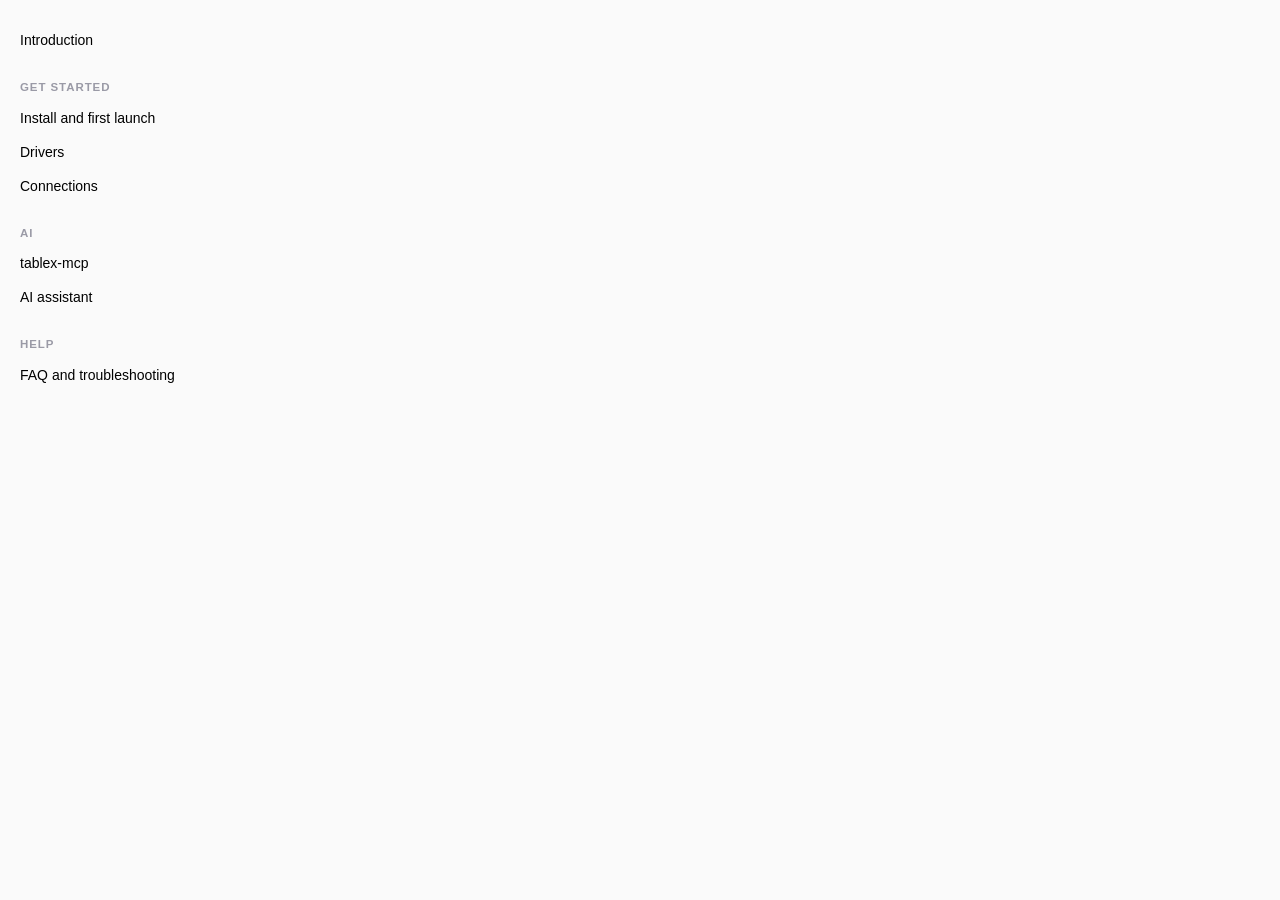
<file: docs/toc.html>
<!DOCTYPE HTML>
<html lang="en" class="coal" dir="ltr">
    <head>
        <!-- sidebar iframe generated using mdBook

        This is a frame, and not included directly in the page, to control the total size of the
        book. The TOC contains an entry for each page, so if each page includes a copy of the TOC,
        the total size of the page becomes O(n**2).

        The frame is only used as a fallback when JS is turned off. When it's on, the sidebar is
        instead added to the main page by `toc.js` instead. The JavaScript mode is better
        because, when running in a `file:///` URL, the iframed page would not be Same-Origin as
        the rest of the page, so the sidebar and the main page theme would fall out of sync.
        -->
        <meta charset="UTF-8">
        <meta name="robots" content="noindex">
        <!-- Custom HTML head -->
        <meta name="viewport" content="width=device-width, initial-scale=1">
        <meta name="theme-color" content="#ffffff">
        <link rel="stylesheet" href="css/variables-8adf115d.css">
        <link rel="stylesheet" href="css/general-e96d0476.css">
        <link rel="stylesheet" href="css/chrome-d279d366.css">
        <!-- Fonts -->
        <link rel="stylesheet" href="fonts/fonts-9644e21d.css">
        <!-- Custom theme stylesheets -->
        <link rel="stylesheet" href="theme/tablex-7b77ac2c.css">
    </head>
    <body class="sidebar-iframe-inner">
        <ol class="chapter"><li class="chapter-item expanded "><span class="chapter-link-wrapper"><a href="introduction.html" target="_parent">Introduction</a></span></li><li class="chapter-item expanded "><li class="part-title">Get started</li></li><li class="chapter-item expanded "><span class="chapter-link-wrapper"><a href="install.html" target="_parent">Install and first launch</a></span></li><li class="chapter-item expanded "><span class="chapter-link-wrapper"><a href="drivers.html" target="_parent">Drivers</a></span></li><li class="chapter-item expanded "><span class="chapter-link-wrapper"><a href="connections.html" target="_parent">Connections</a></span></li><li class="chapter-item expanded "><li class="part-title">AI</li></li><li class="chapter-item expanded "><span class="chapter-link-wrapper"><a href="tablex-mcp.html" target="_parent">tablex-mcp</a></span></li><li class="chapter-item expanded "><span class="chapter-link-wrapper"><a href="assistant.html" target="_parent">AI assistant</a></span></li><li class="chapter-item expanded "><li class="part-title">Help</li></li><li class="chapter-item expanded "><span class="chapter-link-wrapper"><a href="faq.html" target="_parent">FAQ and troubleshooting</a></span></li></ol>
    </body>
</html>
</file>
<file: docs/css/variables-8adf115d.css>
/* Globals */

:root {
    --sidebar-target-width: 300px;
    --sidebar-width: min(var(--sidebar-target-width), 80vw);
    --sidebar-resize-indicator-width: 8px;
    --sidebar-resize-indicator-space: 2px;
    --page-padding: 15px;
    --content-max-width: 750px;
    --menu-bar-height: 50px;
    --mono-font: "Source Code Pro", Consolas, "Ubuntu Mono", Menlo, "DejaVu Sans Mono", monospace, monospace;
    --code-font-size: 0.875em; /* please adjust the ace font size accordingly in editor.js */
    --searchbar-margin-block-start: 5px;
}

/* Themes */

.ayu {
    --bg: hsl(210, 25%, 8%);
    --fg: #c5c5c5;

    --sidebar-bg: #14191f;
    --sidebar-fg: #c8c9db;
    --sidebar-non-existant: #5c6773;
    --sidebar-active: #ffb454;
    --sidebar-spacer: #2d334f;

    --scrollbar: var(--sidebar-fg);

    --icons: #737480;
    --icons-hover: #b7b9cc;

    --links: #0096cf;

    --inline-code-color: #ffb454;

    --theme-popup-bg: #14191f;
    --theme-popup-border: #5c6773;
    --theme-hover: #191f26;

    --quote-bg: hsl(226, 15%, 17%);
    --quote-border: hsl(226, 15%, 22%);

    --warning-border: #ff8e00;

    --table-border-color: hsl(210, 25%, 13%);
    --table-header-bg: hsl(210, 25%, 28%);
    --table-alternate-bg: hsl(210, 25%, 11%);

    --searchbar-border-color: #848484;
    --searchbar-bg: #424242;
    --searchbar-fg: #fff;
    --searchbar-shadow-color: #d4c89f;
    --searchresults-header-fg: #666;
    --searchresults-border-color: #888;
    --searchresults-li-bg: #252932;
    --search-mark-bg: #e3b171;

    --color-scheme: dark;

    /* Same as `--icons` */
    --copy-button-filter: invert(45%) sepia(6%) saturate(621%) hue-rotate(198deg) brightness(99%) contrast(85%);
    /* Same as `--sidebar-active` */
    --copy-button-filter-hover: invert(68%) sepia(55%) saturate(531%) hue-rotate(341deg) brightness(104%) contrast(101%);

    --footnote-highlight: #2668a6;

    --overlay-bg: rgba(33, 40, 48, 0.4);

    --blockquote-note-color: #74b9ff;
    --blockquote-tip-color: #09ca09;
    --blockquote-important-color: #d3abff;
    --blockquote-warning-color: #f0b72f;
    --blockquote-caution-color: #f21424;

    --sidebar-header-border-color: #c18639;
}

.coal {
    --bg: hsl(200, 7%, 8%);
    --fg: #98a3ad;

    --sidebar-bg: #292c2f;
    --sidebar-fg: #a1adb8;
    --sidebar-non-existant: #505254;
    --sidebar-active: #3473ad;
    --sidebar-spacer: #393939;

    --scrollbar: var(--sidebar-fg);

    --icons: #43484d;
    --icons-hover: #b3c0cc;

    --links: #2b79a2;

    --inline-code-color: #c5c8c6;

    --theme-popup-bg: #141617;
    --theme-popup-border: #43484d;
    --theme-hover: #1f2124;

    --quote-bg: hsl(234, 21%, 18%);
    --quote-border: hsl(234, 21%, 23%);

    --warning-border: #ff8e00;

    --table-border-color: hsl(200, 7%, 13%);
    --table-header-bg: hsl(200, 7%, 28%);
    --table-alternate-bg: hsl(200, 7%, 11%);

    --searchbar-border-color: #aaa;
    --searchbar-bg: #b7b7b7;
    --searchbar-fg: #000;
    --searchbar-shadow-color: #aaa;
    --searchresults-header-fg: #666;
    --searchresults-border-color: #98a3ad;
    --searchresults-li-bg: #2b2b2f;
    --search-mark-bg: #355c7d;

    --color-scheme: dark;

    /* Same as `--icons` */
    --copy-button-filter: invert(26%) sepia(8%) saturate(575%) hue-rotate(169deg) brightness(87%) contrast(82%);
    /* Same as `--sidebar-active` */
    --copy-button-filter-hover: invert(36%) sepia(70%) saturate(503%) hue-rotate(167deg) brightness(98%) contrast(89%);

    --footnote-highlight: #4079ae;

    --overlay-bg: rgba(33, 40, 48, 0.4);

    --blockquote-note-color: #4493f8;
    --blockquote-tip-color: #08ae08;
    --blockquote-important-color: #ab7df8;
    --blockquote-warning-color: #d29922;
    --blockquote-caution-color: #d91b29;

    --sidebar-header-border-color: #3473ad;
}

.light, html:not(.js) {
    --bg: hsl(0, 0%, 100%);
    --fg: hsl(0, 0%, 0%);

    --sidebar-bg: #fafafa;
    --sidebar-fg: hsl(0, 0%, 0%);
    --sidebar-non-existant: #aaaaaa;
    --sidebar-active: #1f1fff;
    --sidebar-spacer: #f4f4f4;

    --scrollbar: #8F8F8F;

    --icons: #747474;
    --icons-hover: #000000;

    --links: #20609f;

    --inline-code-color: #301900;

    --theme-popup-bg: #fafafa;
    --theme-popup-border: #cccccc;
    --theme-hover: #e6e6e6;

    --quote-bg: hsl(197, 37%, 96%);
    --quote-border: hsl(197, 37%, 91%);

    --warning-border: #ff8e00;

    --table-border-color: hsl(0, 0%, 95%);
    --table-header-bg: hsl(0, 0%, 80%);
    --table-alternate-bg: hsl(0, 0%, 97%);

    --searchbar-border-color: #aaa;
    --searchbar-bg: #fafafa;
    --searchbar-fg: #000;
    --searchbar-shadow-color: #aaa;
    --searchresults-header-fg: #666;
    --searchresults-border-color: #888;
    --searchresults-li-bg: #e4f2fe;
    --search-mark-bg: #a2cff5;

    --color-scheme: light;

    /* Same as `--icons` */
    --copy-button-filter: invert(45.49%);
    /* Same as `--sidebar-active` */
    --copy-button-filter-hover: invert(14%) sepia(93%) saturate(4250%) hue-rotate(243deg) brightness(99%) contrast(130%);

    --footnote-highlight: #7e7eff;

    --overlay-bg: rgba(200, 200, 205, 0.4);

    --blockquote-note-color: #0969da;
    --blockquote-tip-color: #008000;
    --blockquote-important-color: #8250df;
    --blockquote-warning-color: #9a6700;
    --blockquote-caution-color: #b52731;

    --sidebar-header-border-color: #6e6edb;
}

.navy {
    --bg: hsl(226, 23%, 11%);
    --fg: #bcbdd0;

    --sidebar-bg: #282d3f;
    --sidebar-fg: #c8c9db;
    --sidebar-non-existant: #505274;
    --sidebar-active: #2b79a2;
    --sidebar-spacer: #2d334f;

    --scrollbar: var(--sidebar-fg);

    --icons: #737480;
    --icons-hover: #b7b9cc;

    --links: #2b79a2;

    --inline-code-color: #c5c8c6;

    --theme-popup-bg: #161923;
    --theme-popup-border: #737480;
    --theme-hover: #282e40;

    --quote-bg: hsl(226, 15%, 17%);
    --quote-border: hsl(226, 15%, 22%);

    --warning-border: #ff8e00;

    --table-border-color: hsl(226, 23%, 16%);
    --table-header-bg: hsl(226, 23%, 31%);
    --table-alternate-bg: hsl(226, 23%, 14%);

    --searchbar-border-color: #aaa;
    --searchbar-bg: #aeaec6;
    --searchbar-fg: #000;
    --searchbar-shadow-color: #aaa;
    --searchresults-header-fg: #5f5f71;
    --searchresults-border-color: #5c5c68;
    --searchresults-li-bg: #242430;
    --search-mark-bg: #a2cff5;

    --color-scheme: dark;

    /* Same as `--icons` */
    --copy-button-filter: invert(51%) sepia(10%) saturate(393%) hue-rotate(198deg) brightness(86%) contrast(87%);
    /* Same as `--sidebar-active` */
    --copy-button-filter-hover: invert(46%) sepia(20%) saturate(1537%) hue-rotate(156deg) brightness(85%) contrast(90%);

    --footnote-highlight: #4079ae;

    --overlay-bg: rgba(33, 40, 48, 0.4);

    --blockquote-note-color: #4493f8;
    --blockquote-tip-color: #09ca09;
    --blockquote-important-color: #ab7df8;
    --blockquote-warning-color: #d29922;
    --blockquote-caution-color: #f21424;

    --sidebar-header-border-color: #2f6ab5;
}

.rust {
    --bg: hsl(60, 9%, 87%);
    --fg: #262625;

    --sidebar-bg: #3b2e2a;
    --sidebar-fg: #c8c9db;
    --sidebar-non-existant: #505254;
    --sidebar-active: #e69f67;
    --sidebar-spacer: #45373a;

    --scrollbar: var(--sidebar-fg);

    --icons: #737480;
    --icons-hover: #262625;

    --links: #2b79a2;

    --inline-code-color: #6e6b5e;

    --theme-popup-bg: #e1e1db;
    --theme-popup-border: #b38f6b;
    --theme-hover: #99908a;

    --quote-bg: hsl(60, 5%, 75%);
    --quote-border: hsl(60, 5%, 70%);

    --warning-border: #ff8e00;

    --table-border-color: hsl(60, 9%, 82%);
    --table-header-bg: #b3a497;
    --table-alternate-bg: hsl(60, 9%, 84%);

    --searchbar-border-color: #aaa;
    --searchbar-bg: #fafafa;
    --searchbar-fg: #000;
    --searchbar-shadow-color: #aaa;
    --searchresults-header-fg: #666;
    --searchresults-border-color: #888;
    --searchresults-li-bg: #dec2a2;
    --search-mark-bg: #e69f67;

    /* Same as `--icons` */
    --copy-button-filter: invert(51%) sepia(10%) saturate(393%) hue-rotate(198deg) brightness(86%) contrast(87%);
    /* Same as `--sidebar-active` */
    --copy-button-filter-hover: invert(77%) sepia(16%) saturate(1798%) hue-rotate(328deg) brightness(98%) contrast(83%);

    --footnote-highlight: #d3a17a;

    --overlay-bg: rgba(150, 150, 150, 0.25);

    --blockquote-note-color: #023b95;
    --blockquote-tip-color: #007700;
    --blockquote-important-color: #8250df;
    --blockquote-warning-color: #603700;
    --blockquote-caution-color: #aa1721;

    --sidebar-header-border-color: #8c391f;
}

@media (prefers-color-scheme: dark) {
    html:not(.js) {
        --bg: hsl(200, 7%, 8%);
        --fg: #98a3ad;

        --sidebar-bg: #292c2f;
        --sidebar-fg: #a1adb8;
        --sidebar-non-existant: #505254;
        --sidebar-active: #3473ad;
        --sidebar-spacer: #393939;

        --scrollbar: var(--sidebar-fg);

        --icons: #43484d;
        --icons-hover: #b3c0cc;

        --links: #2b79a2;

        --inline-code-color: #c5c8c6;

        --theme-popup-bg: #141617;
        --theme-popup-border: #43484d;
        --theme-hover: #1f2124;

        --quote-bg: hsl(234, 21%, 18%);
        --quote-border: hsl(234, 21%, 23%);

        --warning-border: #ff8e00;

        --table-border-color: hsl(200, 7%, 13%);
        --table-header-bg: hsl(200, 7%, 28%);
        --table-alternate-bg: hsl(200, 7%, 11%);

        --searchbar-border-color: #aaa;
        --searchbar-bg: #b7b7b7;
        --searchbar-fg: #000;
        --searchbar-shadow-color: #aaa;
        --searchresults-header-fg: #666;
        --searchresults-border-color: #98a3ad;
        --searchresults-li-bg: #2b2b2f;
        --search-mark-bg: #355c7d;

        --color-scheme: dark;

        /* Same as `--icons` */
        --copy-button-filter: invert(26%) sepia(8%) saturate(575%) hue-rotate(169deg) brightness(87%) contrast(82%);
        /* Same as `--sidebar-active` */
        --copy-button-filter-hover: invert(36%) sepia(70%) saturate(503%) hue-rotate(167deg) brightness(98%) contrast(89%);

        --footnote-highlight: #4079ae;

        --overlay-bg: rgba(33, 40, 48, 0.4);

        --blockquote-note-color: #4493f8;
        --blockquote-tip-color: #08ae08;
        --blockquote-important-color: #ab7df8;
        --blockquote-warning-color: #d29922;
        --blockquote-caution-color: #d91b29;

        --sidebar-header-border-color: #3473ad;
    }
}
</file>
<file: docs/css/general-e96d0476.css>
/* Base styles and content styles */

:root {
    /* Browser default font-size is 16px, this way 1 rem = 10px */
    font-size: 62.5%;
    color-scheme: var(--color-scheme);
}

html {
    font-family: "Open Sans", sans-serif;
    color: var(--fg);
    background-color: var(--bg);
    text-size-adjust: none;
    -webkit-text-size-adjust: none;
}

body {
    margin: 0;
    font-size: 1.6rem;
    overflow-x: hidden;
}

code {
    font-family: var(--mono-font) !important;
    font-size: var(--code-font-size);
    direction: ltr !important;
}

/* make long words/inline code not x overflow */
main {
    overflow-wrap: break-word;
}

/* make wide tables scroll if they overflow */
.table-wrapper {
    overflow-x: auto;
}

/* Don't change font size in headers. */
h1 code, h2 code, h3 code, h4 code, h5 code, h6 code {
    font-size: unset;
}

.left { float: left; }
.right { float: right; }
.boring { opacity: 0.6; }
.hide-boring .boring { display: none; }
.hidden { display: none !important; }

h2, h3 { margin-block-start: 2.5em; }
h4, h5 { margin-block-start: 2em; }

.header + .header h3,
.header + .header h4,
.header + .header h5 {
    margin-block-start: 1em;
}

h1:target::before,
h2:target::before,
h3:target::before,
h4:target::before,
h5:target::before,
h6:target::before,
dt:target::before {
    display: inline-block;
    content: "»";
    margin-inline-start: -30px;
    width: 30px;
}

/* This is broken on Safari as of version 14, but is fixed
   in Safari Technology Preview 117 which I think will be Safari 14.2.
   https://bugs.webkit.org/show_bug.cgi?id=218076
*/
:target {
    /* Safari does not support logical properties */
    scroll-margin-top: calc(var(--menu-bar-height) + 0.5em);
}

.page {
    outline: 0;
    padding: 0 var(--page-padding);
    margin-block-start: calc(0px - var(--menu-bar-height)); /* Compensate for the #mdbook-menu-bar-hover-placeholder */
}
.page-wrapper {
    box-sizing: border-box;
    background-color: var(--bg);
}
html:not(.js) .page-wrapper,
.js:not(.sidebar-resizing) .page-wrapper {
    transition: margin-left 0.3s ease, transform 0.3s ease; /* Animation: slide away */
}
[dir=rtl]:not(.js) .page-wrapper,
[dir=rtl].js:not(.sidebar-resizing) .page-wrapper {
    transition: margin-right 0.3s ease, transform 0.3s ease; /* Animation: slide away */
}

.content {
    overflow-y: auto;
    padding: 0 5px 50px 5px;
}
.content main {
    margin-inline-start: auto;
    margin-inline-end: auto;
    max-width: var(--content-max-width);
}
.content p { line-height: 1.45em; }
.content ol { line-height: 1.45em; }
.content ul { line-height: 1.45em; }
.content a { text-decoration: none; }
.content a:hover { text-decoration: underline; }
.content img, .content video { max-width: 100%; }
/* When an image is inside an anchor, ensure the focus ring covers the entire
   image instead of the anchor's line box. */
.content a:has(img) { display: inline-block; }
.content .header:link,
.content .header:visited {
    color: var(--fg);
}
.content .header:link,
.content .header:visited:hover {
    text-decoration: none;
}

table {
    margin: 0 auto;
    border-collapse: collapse;
}
table td {
    padding: 3px 20px;
    border: 1px var(--table-border-color) solid;
}
table thead {
    background: var(--table-header-bg);
}
table thead td {
    font-weight: 700;
    border: none;
}
table thead th {
    padding: 3px 20px;
}
table thead tr {
    border: 1px var(--table-header-bg) solid;
}
/* Alternate background colors for rows */
table tbody tr:nth-child(2n) {
    background: var(--table-alternate-bg);
}


blockquote {
    margin: 20px 0;
    padding: 0 20px;
    color: var(--fg);
    background-color: var(--quote-bg);
    border-block-start: .1em solid var(--quote-border);
    border-block-end: .1em solid var(--quote-border);
}

/* TODO: Remove .warning in a future version of mdbook, it is replaced by
blockquote tags. */
.warning {
    margin: 20px;
    padding: 0 20px;
    border-inline-start: 2px solid var(--warning-border);
}

.warning:before {
    position: absolute;
    width: 3rem;
    height: 3rem;
    margin-inline-start: calc(-1.5rem - 21px);
    content: "ⓘ";
    text-align: center;
    background-color: var(--bg);
    color: var(--warning-border);
    font-weight: bold;
    font-size: 2rem;
}

blockquote .warning:before {
    background-color: var(--quote-bg);
}

kbd {
    background-color: var(--table-border-color);
    border-radius: 4px;
    border: solid 1px var(--theme-popup-border);
    box-shadow: inset 0 -1px 0 var(--theme-hover);
    display: inline-block;
    font-size: var(--code-font-size);
    font-family: var(--mono-font);
    line-height: 10px;
    padding: 4px 5px;
    vertical-align: middle;
}

sup {
    /* Set the line-height for superscript and footnote references so that there
       isn't an awkward space appearing above lines that contain the footnote.

       See https://github.com/rust-lang/mdBook/pull/2443#discussion_r1813773583
       for an explanation.
    */
    line-height: 0;
}

.footnote-definition {
    font-size: 0.9em;
}
/* The default spacing for a list is a little too large. */
.footnote-definition ul,
.footnote-definition ol {
    padding-left: 20px;
}
.footnote-definition > li {
    /* Required to position the ::before target */
    position: relative;
}
.footnote-definition > li:target {
    scroll-margin-top: 50vh;
}
.footnote-reference:target {
    scroll-margin-top: 50vh;
}
/* Draws a border around the footnote (including the marker) when it is selected.
   TODO: If there are multiple linkbacks, highlight which one you just came
   from so you know which one to click.
*/
.footnote-definition > li:target::before {
    border: 2px solid var(--footnote-highlight);
    border-radius: 6px;
    position: absolute;
    top: -8px;
    right: -8px;
    bottom: -8px;
    left: -32px;
    pointer-events: none;
    content: "";
}
/* Pulses the footnote reference so you can quickly see where you left off reading.
   This could use some improvement.
*/
@media not (prefers-reduced-motion) {
    .footnote-reference:target  {
        animation: fn-highlight 0.8s;
        border-radius: 2px;
    }

    @keyframes fn-highlight {
        from {
            background-color: var(--footnote-highlight);
        }
    }
}

.tooltiptext {
    position: absolute;
    visibility: hidden;
    color: #fff;
    background-color: #333;
    transform: translateX(-50%); /* Center by moving tooltip 50% of its width left */
    left: -8px; /* Half of the width of the icon */
    top: -35px;
    font-size: 0.8em;
    text-align: center;
    border-radius: 6px;
    padding: 5px 8px;
    margin: 5px;
    z-index: 1000;
}
.tooltipped .tooltiptext {
    visibility: visible;
}

.chapter li.part-title {
    color: var(--sidebar-fg);
    margin: 5px 0px;
    font-weight: bold;
}

.result-no-output {
    font-style: italic;
}

.fa-svg svg {
    width: 1em;
    height: 1em;
    fill: currentColor;
    margin-bottom: -0.1em;
}

dt {
    font-weight: bold;
    margin-top: 0.5em;
    margin-bottom: 0.1em;
}

/* This uses a CSS counter to add numbers to definitions, but only if there is
 more than one definition. */
dl, dt {
    counter-reset: dd-counter;
}

/* When there is more than one definition, increment the counter. The first
selector selects the first definition, and the second one selects definitions
2 and beyond.*/
dd:has(+ dd), dd + dd {
    counter-increment: dd-counter;
    /* Use flex display to help with positioning the numbers when there is a p
    tag inside the definition. */
    display: flex;
    align-items: flex-start;
}

/* Shows the counter for definitions. The first selector selects the first
definition, and the second one selections definitions 2 and beyond.*/
dd:has(+ dd)::before, dd + dd::before  {
    content: counter(dd-counter) ". ";
    font-weight: 600;
    display: inline-block;
    margin-right: 0.5em;
}

dd > p {
    /* For loose definitions that have a p tag inside, don't add a bunch of
    space before the definition. */
    margin-top: 0;
}

/* Remove some excess space from the bottom. */
.blockquote-tag p:last-child {
    margin-bottom: 2px;
}

.blockquote-tag {
    /* Add some padding to make the vertical bar a little taller than the text.*/
    padding: 2px 0px 2px 20px;
    /* Add a solid color bar on the left side. */
    border-inline-start-style: solid;
    border-inline-start-width: 4px;
    /* Disable the background color from normal blockquotes . */
    background-color: inherit;
    /* Disable border blocks from blockquotes. */
    border-block-start: none;
    border-block-end: none;
}

.blockquote-tag-title svg {
    fill: currentColor;
    /* Add space between the icon and the title. */
    margin-right: 8px;
}

.blockquote-tag-note {
    border-inline-start-color: var(--blockquote-note-color);
}

.blockquote-tag-tip {
    border-inline-start-color: var(--blockquote-tip-color);
}

.blockquote-tag-important {
    border-inline-start-color: var(--blockquote-important-color);
}

.blockquote-tag-warning {
    border-inline-start-color: var(--blockquote-warning-color);
}

.blockquote-tag-caution {
    border-inline-start-color: var(--blockquote-caution-color);
}

.blockquote-tag-note > .blockquote-tag-title {
    color: var(--blockquote-note-color);
}

.blockquote-tag-tip > .blockquote-tag-title {
    color: var(--blockquote-tip-color);
}

.blockquote-tag-important > .blockquote-tag-title {
    color: var(--blockquote-important-color);
}

.blockquote-tag-warning > .blockquote-tag-title {
    color: var(--blockquote-warning-color);
}

.blockquote-tag-caution > .blockquote-tag-title {
    color: var(--blockquote-caution-color);
}

.blockquote-tag-title {
    /* Slightly increase the weight for more emphasis. */
    font-weight: 600;
    /* Vertically center the icon with the text. */
    display: flex;
    align-items: center;
    /* Remove default large margins for a more compact display. */
    margin: 2px 0 8px 0;
}

.blockquote-tag-title .fa-svg {
    fill: currentColor;
    /* Add some space between the icon and the text. */
    margin-right: 8px;
}

/* All this code is to handle the "zoomable" images feature. */

/* This one makes the checkbox invisible while keeping it selectable with the keyboard (with the
   "tab" key). */
.content .checkbox-img {
    position: absolute;
    width: 1px;
    height: 1px;
    padding: 0;
    margin: -1px;
    overflow: hidden;
    clip: rect(0, 0, 0, 0);
    white-space: nowrap;
    border: 0;
}
/* When the input is focused, we make it appear to the user by adding an outline to the img
   instead */
.content .checkbox-img:focus + img {
    outline: auto;
}
/* The "zoomed-in" image is not displayed until the checkbox is "ticked". */
.content .checkbox-img:not(:checked) ~ .img-wrapper {
    display: none;
}
.content .checkbox-label {
    display: block;
    max-width: 100%;
}
.content .checkbox-label img {
    cursor: zoom-in;
}
.content .checkbox-img:checked ~ .img-wrapper {
    position: fixed;
    top: 0;
    left: 0;
    width: 100vw;
    height: 100vh;
    background-color: rgba(0, 0, 0, 0.4);
    z-index: 1001;
    display: flex;
    align-items: center;
    justify-content: center;
    cursor: zoom-out;
}
.content .checkbox-img:checked ~ .img-wrapper > img {
    --img-padding: 5px;
    padding: var(--img-padding);
    background: #999;
    cursor: zoom-out;
    max-width: calc(100% - (var(--img-padding) * 2));
    max-height: calc(100% - (var(--img-padding) * 2));
}
</file>
<file: docs/css/chrome-d279d366.css>
/* CSS for UI elements (a.k.a. chrome) */

html {
    scrollbar-color: var(--scrollbar) transparent;
}
#mdbook-searchresults a,
.content a:link,
a:visited,
a > .hljs {
    color: var(--links);
}

/*
    mdbook-body-container is necessary because mobile browsers don't seem to like
    overflow-x on the body tag when there is a <meta name="viewport"> tag.
*/
#mdbook-body-container {
    /*
        This is used when the sidebar pushes the body content off the side of
        the screen on small screens. Without it, dragging on mobile Safari
        will want to reposition the viewport in a weird way.
    */
    overflow-x: clip;
}

/* Menu Bar */

#mdbook-menu-bar,
#mdbook-menu-bar-hover-placeholder {
    z-index: 101;
    margin: auto calc(0px - var(--page-padding));
}
#mdbook-menu-bar {
    position: relative;
    display: flex;
    flex-wrap: wrap;
    background-color: var(--bg);
    border-block-end-color: var(--bg);
    border-block-end-width: 1px;
    border-block-end-style: solid;
}
#mdbook-menu-bar.sticky,
#mdbook-menu-bar-hover-placeholder:hover + #mdbook-menu-bar,
#mdbook-menu-bar:hover,
html.sidebar-visible #mdbook-menu-bar {
    position: -webkit-sticky;
    position: sticky;
    top: 0 !important;
}
#mdbook-menu-bar-hover-placeholder {
    position: sticky;
    position: -webkit-sticky;
    top: 0;
    height: var(--menu-bar-height);
}
#mdbook-menu-bar.bordered {
    border-block-end-color: var(--table-border-color);
}
#mdbook-menu-bar .fa-svg, #mdbook-menu-bar .icon-button {
    position: relative;
    padding: 0 8px;
    z-index: 10;
    line-height: var(--menu-bar-height);
    cursor: pointer;
    transition: color 0.5s;
}
@media only screen and (max-width: 420px) {
    #mdbook-menu-bar .fa-svg, #mdbook-menu-bar .icon-button {
        padding: 0 5px;
    }
}

.icon-button {
    border: none;
    background: none;
    padding: 0;
    color: inherit;
}
.icon-button .fa-svg {
    margin: 0;
}

.right-buttons {
    margin: 0 15px;
}
.right-buttons a {
    text-decoration: none;
}

.left-buttons {
    display: flex;
    margin: 0 5px;
}
html:not(.js) .left-buttons button {
    display: none;
}

.menu-title {
    display: inline-block;
    font-weight: 200;
    font-size: 2.4rem;
    line-height: var(--menu-bar-height);
    text-align: center;
    margin: 0;
    flex: 1;
    white-space: nowrap;
    overflow: hidden;
    text-overflow: ellipsis;
}
.menu-title {
    cursor: pointer;
}

.menu-bar,
.menu-bar:visited,
.nav-chapters,
.nav-chapters:visited,
.mobile-nav-chapters,
.mobile-nav-chapters:visited,
.menu-bar .icon-button,
.menu-bar a .fa-svg {
    color: var(--icons);
}

.menu-bar .fa-svg:hover,
.menu-bar .icon-button:hover,
.nav-chapters:hover,
.mobile-nav-chapters .fa-svg:hover {
    color: var(--icons-hover);
}

/* Nav Icons */

.nav-chapters {
    font-size: 2.5em;
    text-align: center;
    text-decoration: none;

    position: fixed;
    top: 0;
    bottom: 0;
    margin: 0;
    max-width: 150px;
    min-width: 90px;

    display: flex;
    justify-content: center;
    align-content: center;
    flex-direction: column;

    transition: color 0.5s, background-color 0.5s;
}

.nav-chapters:hover {
    text-decoration: none;
    background-color: var(--theme-hover);
    transition: background-color 0.15s, color 0.15s;
}

.nav-chapters.previous {
    /* Ensure that the previous arrow does not overlap the resize indicator. */
    margin-inline-start: var(--sidebar-resize-indicator-width);
}

.nav-wrapper {
    margin-block-start: 50px;
    display: none;
}

.mobile-nav-chapters {
    font-size: 2.5em;
    text-align: center;
    text-decoration: none;
    width: 90px;
    border-radius: 5px;
    background-color: var(--sidebar-bg);
}

/* Only Firefox supports flow-relative values */
.previous { float: left; }
[dir=rtl] .previous { float: right; }

/* Only Firefox supports flow-relative values */
.next {
    float: right;
    right: var(--page-padding);
}
[dir=rtl] .next {
    float: left;
    right: unset;
    left: var(--page-padding);
}

@media only screen and (max-width: 1080px) {
    .nav-wide-wrapper { display: none; }
    .nav-wrapper { display: block; }
}

/* sidebar-visible */
@media only screen and (max-width: 1380px) {
    #mdbook-sidebar-toggle-anchor:checked ~ .page-wrapper .nav-wide-wrapper { display: none; }
    #mdbook-sidebar-toggle-anchor:checked ~ .page-wrapper .nav-wrapper { display: block; }
}

/* Inline code */

:not(pre) > .hljs {
    display: inline;
    padding: 0.1em 0.3em;
    border-radius: 3px;
}

:not(pre):not(a) > .hljs {
    color: var(--inline-code-color);
    overflow-x: initial;
}

a:hover > .hljs {
    text-decoration: underline;
}

pre {
    position: relative;
}
pre > .buttons {
    position: absolute;
    z-index: 100;
    right: 0px;
    top: 2px;
    margin: 0px;
    padding: 2px 0px;

    color: var(--sidebar-fg);
    cursor: pointer;
    visibility: hidden;
    opacity: 0;
    transition: visibility 0.1s linear, opacity 0.1s linear;
}
pre:hover > .buttons {
    visibility: visible;
    opacity: 1
}
pre > .buttons :hover {
    color: var(--sidebar-active);
    border-color: var(--icons-hover);
    background-color: var(--theme-hover);
}
pre > .buttons button {
    cursor: inherit;
    margin: 0px 5px;
    padding: 2px 3px 0px 4px;
    font-size: 23px;

    border-style: solid;
    border-width: 1px;
    border-radius: 4px;
    border-color: var(--icons);
    background-color: var(--theme-popup-bg);
    transition: 100ms;
    transition-property: color,border-color,background-color;
    color: var(--icons);
}

pre > .buttons button.clip-button {
    padding: 2px 4px 0px 6px;
}
pre > .buttons button.clip-button::before {
    /* clipboard image from octicons (https://github.com/primer/octicons/tree/v2.0.0) MIT license
     */
    content: url('data:image/svg+xml,<svg width="21" height="20" viewBox="0 0 24 25" \
xmlns="http://www.w3.org/2000/svg" aria-label="Copy to clipboard">\
<path d="M18 20h2v3c0 1-1 2-2 2H2c-.998 0-2-1-2-2V5c0-.911.755-1.667 1.667-1.667h5A3.323 3.323 0 \
0110 0a3.323 3.323 0 013.333 3.333h5C19.245 3.333 20 4.09 20 5v8.333h-2V9H2v14h16v-3zM3 \
7h14c0-.911-.793-1.667-1.75-1.667H13.5c-.957 0-1.75-.755-1.75-1.666C11.75 2.755 10.957 2 10 \
2s-1.75.755-1.75 1.667c0 .911-.793 1.666-1.75 1.666H4.75C3.793 5.333 3 6.09 3 7z"/>\
<path d="M4 19h6v2H4zM12 11H4v2h8zM4 17h4v-2H4zM15 15v-3l-4.5 4.5L15 21v-3l8.027-.032L23 15z"/>\
</svg>');
    filter: var(--copy-button-filter);
}
pre > .buttons button.clip-button:hover::before {
    filter: var(--copy-button-filter-hover);
}

@media (pointer: coarse) {
    pre > .buttons button {
        /* On mobile, make it easier to tap buttons. */
        padding: 0.3rem 1rem;
    }

    .sidebar-resize-indicator {
        /* Hide resize indicator on devices with limited accuracy */
        display: none;
    }
}
pre > code {
    display: block;
    padding: 1rem;
}

/* FIXME: ACE editors overlap their buttons because ACE does absolute
   positioning within the code block which breaks padding. The only solution I
   can think of is to move the padding to the outer pre tag (or insert a div
   wrapper), but that would require fixing a whole bunch of CSS rules.
*/
.hljs.ace_editor {
  padding: 0rem 0rem;
}

pre > .result {
    margin-block-start: 10px;
}

/* Search */

#mdbook-searchresults a {
    text-decoration: none;
}

mark {
    border-radius: 2px;
    padding-block-start: 0;
    padding-block-end: 1px;
    padding-inline-start: 3px;
    padding-inline-end: 3px;
    margin-block-start: 0;
    margin-block-end: -1px;
    margin-inline-start: -3px;
    margin-inline-end: -3px;
    background-color: var(--search-mark-bg);
    transition: background-color 300ms linear;
    cursor: pointer;
}

mark.fade-out {
    background-color: rgba(0,0,0,0) !important;
    cursor: auto;
}

.searchbar-outer {
    margin-inline-start: auto;
    margin-inline-end: auto;
    max-width: var(--content-max-width);
}

#mdbook-searchbar-outer.searching #mdbook-searchbar {
    padding-right: 30px;
}
#mdbook-searchbar-outer .spinner-wrapper {
    display: none;
}
#mdbook-searchbar-outer.searching .spinner-wrapper {
    display: block;
}

.search-wrapper {
    position: relative;
}

.spinner-wrapper {
    --spinner-margin: 2px;
    position: absolute;
    margin-block-start: calc(var(--searchbar-margin-block-start) + var(--spinner-margin));
    right: var(--spinner-margin);
    top: 0;
    bottom: var(--spinner-margin);
    padding: 6px;
    background-color: var(--bg);
}

#fa-spin {
    animation: rotating 2s linear infinite;
    display: inline-block;
}

@keyframes rotating {
    from {
        transform: rotate(0deg);
    }
    to {
        transform: rotate(360deg);
    }
}

#mdbook-searchbar {
    width: 100%;
    margin-block-start: var(--searchbar-margin-block-start);
    margin-block-end: 0;
    margin-inline-start: auto;
    margin-inline-end: auto;
    padding: 10px 16px;
    transition: box-shadow 300ms ease-in-out;
    border: 1px solid var(--searchbar-border-color);
    border-radius: 3px;
    background-color: var(--searchbar-bg);
    color: var(--searchbar-fg);
}
#mdbook-searchbar:focus,
#mdbook-searchbar.active {
    box-shadow: 0 0 3px var(--searchbar-shadow-color);
}

.searchresults-header {
    font-weight: bold;
    font-size: 1em;
    padding-block-start: 18px;
    padding-block-end: 0;
    padding-inline-start: 5px;
    padding-inline-end: 0;
    color: var(--searchresults-header-fg);
}

.searchresults-outer {
    margin-inline-start: auto;
    margin-inline-end: auto;
    max-width: var(--content-max-width);
    border-block-end: 1px dashed var(--searchresults-border-color);
}

ul#mdbook-searchresults {
    list-style: none;
    padding-inline-start: 20px;
}
ul#mdbook-searchresults li {
    margin: 10px 0px;
    padding: 2px;
    border-radius: 2px;
}
ul#mdbook-searchresults li.focus {
    background-color: var(--searchresults-li-bg);
}
ul#mdbook-searchresults span.teaser {
    display: block;
    clear: both;
    margin-block-start: 5px;
    margin-block-end: 0;
    margin-inline-start: 20px;
    margin-inline-end: 0;
    font-size: 0.8em;
}
ul#mdbook-searchresults span.teaser em {
    font-weight: bold;
    font-style: normal;
}

/* Sidebar */

.sidebar {
    position: fixed;
    left: 0;
    top: 0;
    bottom: 0;
    width: var(--sidebar-width);
    font-size: 0.875em;
    box-sizing: border-box;
    -webkit-overflow-scrolling: touch;
    overscroll-behavior-y: contain;
    background-color: var(--sidebar-bg);
    color: var(--sidebar-fg);
}
.sidebar-iframe-inner {
    --padding: 10px;

    background-color: var(--sidebar-bg);
    padding: var(--padding);
    margin: 0;
    font-size: 1.4rem;
    color: var(--sidebar-fg);
    min-height: calc(100vh - var(--padding) * 2);
}
.sidebar-iframe-outer {
    border: none;
    height: 100%;
    position: absolute;
    top: 0;
    bottom: 0;
    left: 0;
    right: 0;
}
[dir=rtl] .sidebar { left: unset; right: 0; }
.sidebar-resizing {
    -moz-user-select: none;
    -webkit-user-select: none;
    -ms-user-select: none;
    user-select: none;
}
html:not(.sidebar-resizing) .sidebar {
    transition: transform 0.3s; /* Animation: slide away */
}
.sidebar code {
    line-height: 2em;
}
.sidebar .sidebar-scrollbox {
    overflow-y: auto;
    position: absolute;
    top: 0;
    bottom: 0;
    left: 0;
    right: 0;
    padding: 10px 10px;
}
.sidebar .sidebar-resize-handle {
    position: absolute;
    cursor: col-resize;
    width: 0;
    right: calc(var(--sidebar-resize-indicator-width) * -1);
    top: 0;
    bottom: 0;
    display: flex;
    align-items: center;
}

.sidebar-resize-handle .sidebar-resize-indicator {
    width: 100%;
    height: 16px;
    color: var(--icons);
    margin-inline-start: var(--sidebar-resize-indicator-space);
    display: flex;
    align-items: center;
    justify-content: flex-start;
}
.sidebar-resize-handle .sidebar-resize-indicator::before {
    content: "";
    width: 2px;
    height: 12px;
    border-left: dotted 2px currentColor;
}
.sidebar-resize-handle .sidebar-resize-indicator::after {
    content: "";
    width: 2px;
    height: 16px;
    border-left: dotted 2px currentColor;
}

[dir=rtl] .sidebar .sidebar-resize-handle {
    left: calc(var(--sidebar-resize-indicator-width) * -1);
    right: unset;
}
.js .sidebar .sidebar-resize-handle {
    cursor: col-resize;
    width: calc(var(--sidebar-resize-indicator-width) - var(--sidebar-resize-indicator-space));
}

html:not(.js) .sidebar-resize-handle {
    display: none;
}

/* sidebar-hidden */
#mdbook-sidebar-toggle-anchor:not(:checked) ~ .sidebar {
    transform: translateX(calc(0px - var(--sidebar-width) - var(--sidebar-resize-indicator-width)));
}
[dir=rtl] #mdbook-sidebar-toggle-anchor:not(:checked) ~ .sidebar {
    transform: translateX(calc(var(--sidebar-width) + var(--sidebar-resize-indicator-width)));
}
.sidebar::-webkit-scrollbar {
    background: var(--sidebar-bg);
}
.sidebar::-webkit-scrollbar-thumb {
    background: var(--scrollbar);
}

/* sidebar-visible */
#mdbook-sidebar-toggle-anchor:checked ~ .page-wrapper {
    transform: translateX(calc(var(--sidebar-width) + var(--sidebar-resize-indicator-width)));
}
[dir=rtl] #mdbook-sidebar-toggle-anchor:checked ~ .page-wrapper {
    transform: translateX(calc(0px - var(--sidebar-width) - var(--sidebar-resize-indicator-width)));
}
@media only screen and (min-width: 620px) {
    #mdbook-sidebar-toggle-anchor:checked ~ .page-wrapper {
        transform: none;
        margin-inline-start: calc(var(--sidebar-width) + var(--sidebar-resize-indicator-width));
    }
    [dir=rtl] #mdbook-sidebar-toggle-anchor:checked ~ .page-wrapper {
        transform: none;
    }
}

.chapter {
    list-style: none outside none;
    padding-inline-start: 0;
    line-height: 2.2em;
}

.chapter li {
    color: var(--sidebar-non-existant);
}

/* This is a span wrapping the chapter link and the fold chevron. */
.chapter-link-wrapper {
    /* Used to position the chevron to the right, allowing the text to wrap before it. */
    display: flex;
}

.chapter li a {
    /* Remove underlines. */
    text-decoration: none;
    color: var(--sidebar-fg);
}

.chapter li a:hover {
    color: var(--sidebar-active);
}

.chapter li a.active {
    color: var(--sidebar-active);
}

/* This is the toggle chevron. */
.chapter-fold-toggle {
    cursor: pointer;
    /* Positions the chevron to the side. */
    margin-inline-start: auto;
    padding: 0 10px;
    user-select: none;
    opacity: 0.68;
}

.chapter-fold-toggle div {
    transition: transform 0.5s;
}

/* collapse the section */
.chapter li:not(.expanded) > ol {
    display: none;
}

.chapter li.chapter-item {
    line-height: 1.5em;
    margin-block-start: 0.6em;
}

.chapter li.header-item {
    /* Make sure there is plenty of spacing between sections so they don't blend in
       with each other. */
    margin-block-end: 0.5em;
    /* Avoid too much spacing between lines when section heading word wraps so that
       it can be distinguished between successive headings. */
    line-height: 1.5em;
}

/* When expanded, rotate the chevron to point down. */
.chapter li.expanded > span > .chapter-fold-toggle div {
    transform: rotate(90deg);
}

.chapter a.current-header {
    color: var(--sidebar-active);
}

.on-this-page {
    margin-left: 22px;
    border-inline-start: 4px solid var(--sidebar-header-border-color);
    padding-left: 8px;
}

.on-this-page > ol {
    padding-left: 0;
}

/* Horizontal line in chapter list. */
.spacer {
    width: 100%;
    height: 3px;
    margin: 5px 0px;
}
.chapter .spacer {
    background-color: var(--sidebar-spacer);
}

/* On touch devices, add more vertical spacing to make it easier to tap links. */
@media (-moz-touch-enabled: 1), (pointer: coarse) {
    .chapter li a { padding: 5px 0; }
    .spacer { margin: 10px 0; }
}

.section {
    list-style: none outside none;
    padding-inline-start: 20px;
    line-height: 1.9em;
}

/* Theme Menu Popup */

.theme-popup {
    position: absolute;
    left: 10px;
    top: var(--menu-bar-height);
    z-index: 1000;
    border-radius: 4px;
    font-size: 0.7em;
    color: var(--fg);
    background: var(--theme-popup-bg);
    border: 1px solid var(--theme-popup-border);
    margin: 0;
    padding: 0;
    list-style: none;
    display: none;
    /* Don't let the children's background extend past the rounded corners. */
    overflow: hidden;
}
[dir=rtl] .theme-popup { left: unset;  right: 10px; }
.theme-popup .default {
    color: var(--icons);
}
.theme-popup .theme {
    width: 100%;
    border: 0;
    margin: 0;
    padding: 2px 20px;
    line-height: 25px;
    white-space: nowrap;
    text-align: start;
    cursor: pointer;
    color: inherit;
    background: inherit;
    font-size: inherit;
}
.theme-popup .theme:hover {
    background-color: var(--theme-hover);
}

.theme-selected::before {
    display: inline-block;
    content: "✓";
    margin-inline-start: -14px;
    width: 14px;
}

/* The container for the help popup that covers the whole window. */
#mdbook-help-container {
    /* Position and size for the whole window. */
    position: fixed;
    top: 0;
    left: 0;
    right: 0;
    bottom: 0;
    /* This uses flex layout (which is set in book.js), and centers the popup
       in the window.*/
    display: none;
    align-items: center;
    justify-content: center;
    z-index: 1000;
    /* Dim out the book while the popup is visible. */
    background: var(--overlay-bg);
}

/* The popup help box. */
#mdbook-help-popup {
    box-shadow: 0 4px 24px rgba(0,0,0,0.15);
    min-width: 300px;
    max-width: 500px;
    width: 100%;
    box-sizing: border-box;
    display: flex;
    flex-direction: column;
    align-items: center;
    background-color: var(--bg);
    color: var(--fg);
    border-width: 1px;
    border-color: var(--theme-popup-border);
    border-style: solid;
    border-radius: 8px;
    padding: 10px;
}

.mdbook-help-title {
    text-align: center;
    /* mdbook's margin for h2 is way too large. */
    margin: 10px;
}
</file>
<file: docs/fonts/fonts-9644e21d.css>
/* Open Sans is licensed under the Apache License, Version 2.0. See http://www.apache.org/licenses/LICENSE-2.0 */
/* Source Code Pro is under the Open Font License. See https://scripts.sil.org/cms/scripts/page.php?site_id=nrsi&id=OFL */

/* open-sans-300 - latin_vietnamese_latin-ext_greek-ext_greek_cyrillic-ext_cyrillic */
@font-face {
  font-family: 'Open Sans';
  font-style: normal;
  font-weight: 300;
  src: local('Open Sans Light'), local('OpenSans-Light'),
       url('../fonts/open-sans-v17-all-charsets-300-7736aa35.woff2') format('woff2');
}

/* open-sans-300italic - latin_vietnamese_latin-ext_greek-ext_greek_cyrillic-ext_cyrillic */
@font-face {
  font-family: 'Open Sans';
  font-style: italic;
  font-weight: 300;
  src: local('Open Sans Light Italic'), local('OpenSans-LightItalic'),
       url('../fonts/open-sans-v17-all-charsets-300italic-2c7b95c0.woff2') format('woff2');
}

/* open-sans-regular - latin_vietnamese_latin-ext_greek-ext_greek_cyrillic-ext_cyrillic */
@font-face {
  font-family: 'Open Sans';
  font-style: normal;
  font-weight: 400;
  src: local('Open Sans Regular'), local('OpenSans-Regular'),
       url('../fonts/open-sans-v17-all-charsets-regular-2e3b1d34.woff2') format('woff2');
}

/* open-sans-italic - latin_vietnamese_latin-ext_greek-ext_greek_cyrillic-ext_cyrillic */
@font-face {
  font-family: 'Open Sans';
  font-style: italic;
  font-weight: 400;
  src: local('Open Sans Italic'), local('OpenSans-Italic'),
       url('../fonts/open-sans-v17-all-charsets-italic-6c9463f7.woff2') format('woff2');
}

/* open-sans-600 - latin_vietnamese_latin-ext_greek-ext_greek_cyrillic-ext_cyrillic */
@font-face {
  font-family: 'Open Sans';
  font-style: normal;
  font-weight: 600;
  src: local('Open Sans SemiBold'), local('OpenSans-SemiBold'),
       url('../fonts/open-sans-v17-all-charsets-600-486c6759.woff2') format('woff2');
}

/* open-sans-600italic - latin_vietnamese_latin-ext_greek-ext_greek_cyrillic-ext_cyrillic */
@font-face {
  font-family: 'Open Sans';
  font-style: italic;
  font-weight: 600;
  src: local('Open Sans SemiBold Italic'), local('OpenSans-SemiBoldItalic'),
       url('../fonts/open-sans-v17-all-charsets-600italic-1a3e8659.woff2') format('woff2');
}

/* open-sans-700 - latin_vietnamese_latin-ext_greek-ext_greek_cyrillic-ext_cyrillic */
@font-face {
  font-family: 'Open Sans';
  font-style: normal;
  font-weight: 700;
  src: local('Open Sans Bold'), local('OpenSans-Bold'),
       url('../fonts/open-sans-v17-all-charsets-700-c22fe8c7.woff2') format('woff2');
}

/* open-sans-700italic - latin_vietnamese_latin-ext_greek-ext_greek_cyrillic-ext_cyrillic */
@font-face {
  font-family: 'Open Sans';
  font-style: italic;
  font-weight: 700;
  src: local('Open Sans Bold Italic'), local('OpenSans-BoldItalic'),
       url('../fonts/open-sans-v17-all-charsets-700italic-238ae959.woff2') format('woff2');
}

/* open-sans-800 - latin_vietnamese_latin-ext_greek-ext_greek_cyrillic-ext_cyrillic */
@font-face {
  font-family: 'Open Sans';
  font-style: normal;
  font-weight: 800;
  src: local('Open Sans ExtraBold'), local('OpenSans-ExtraBold'),
       url('../fonts/open-sans-v17-all-charsets-800-3d2c812a.woff2') format('woff2');
}

/* open-sans-800italic - latin_vietnamese_latin-ext_greek-ext_greek_cyrillic-ext_cyrillic */
@font-face {
  font-family: 'Open Sans';
  font-style: italic;
  font-weight: 800;
  src: local('Open Sans ExtraBold Italic'), local('OpenSans-ExtraBoldItalic'),
       url('../fonts/open-sans-v17-all-charsets-800italic-ba1521ec.woff2') format('woff2');
}

/* source-code-pro-500 - latin_vietnamese_latin-ext_greek_cyrillic-ext_cyrillic */
@font-face {
  font-family: 'Source Code Pro';
  font-style: normal;
  font-weight: 500;
  src: url('../fonts/source-code-pro-v11-all-charsets-500-2bdd9410.woff2') format('woff2');
}
</file>
<file: docs/highlight-493f70e1.css>
/*
 * An increased contrast highlighting scheme loosely based on the
 * "Base16 Atelier Dune Light" theme by Bram de Haan
 * (http://atelierbram.github.io/syntax-highlighting/atelier-schemes/dune)
 * Original Base16 color scheme by Chris Kempson
 * (https://github.com/chriskempson/base16)
 */

/* Comment */
.hljs-comment,
.hljs-quote {
  color: #575757;
}

/* Red */
.hljs-variable,
.hljs-template-variable,
.hljs-attribute,
.hljs-attr,
.hljs-tag,
.hljs-name,
.hljs-regexp,
.hljs-link,
.hljs-name,
.hljs-selector-id,
.hljs-selector-class {
  color: #d70025;
}

/* Orange */
.hljs-number,
.hljs-meta,
.hljs-built_in,
.hljs-builtin-name,
.hljs-literal,
.hljs-type,
.hljs-params {
  color: #b21e00;
}

/* Green */
.hljs-string,
.hljs-symbol,
.hljs-bullet {
  color: #008200;
}

/* Blue */
.hljs-title,
.hljs-section {
  color: #0030f2;
}

/* Purple */
.hljs-keyword,
.hljs-selector-tag {
  color: #9d00ec;
}

.hljs {
  display: block;
  overflow-x: auto;
  background: #f6f7f6;
  color: #000;
}

.hljs-emphasis {
  font-style: italic;
}

.hljs-strong {
  font-weight: bold;
}

.hljs-addition {
  color: #22863a;
  background-color: #f0fff4;
}

.hljs-deletion {
  color: #b31d28;
  background-color: #ffeef0;
}
</file>
<file: docs/tomorrow-night-4c0ae647.css>
/* Tomorrow Night Theme */
/* https://github.com/jmblog/color-themes-for-highlightjs */
/* Original theme - https://github.com/chriskempson/tomorrow-theme */
/* https://github.com/jmblog/color-themes-for-highlightjs */

/* Tomorrow Comment */
.hljs-comment {
  color: #969896;
}

/* Tomorrow Red */
.hljs-variable,
.hljs-attribute,
.hljs-attr,
.hljs-tag,
.hljs-regexp,
.ruby .hljs-constant,
.xml .hljs-tag .hljs-title,
.xml .hljs-pi,
.xml .hljs-doctype,
.html .hljs-doctype,
.css .hljs-id,
.css .hljs-class,
.css .hljs-pseudo {
  color: #cc6666;
}

/* Tomorrow Orange */
.hljs-number,
.hljs-preprocessor,
.hljs-pragma,
.hljs-built_in,
.hljs-literal,
.hljs-params,
.hljs-constant {
  color: #de935f;
}

/* Tomorrow Yellow */
.ruby .hljs-class .hljs-title,
.css .hljs-rule .hljs-attribute {
  color: #f0c674;
}

/* Tomorrow Green */
.hljs-string,
.hljs-value,
.hljs-inheritance,
.hljs-header,
.hljs-name,
.ruby .hljs-symbol,
.xml .hljs-cdata {
  color: #b5bd68;
}

/* Tomorrow Aqua */
.hljs-title,
.hljs-section,
.css .hljs-hexcolor {
  color: #8abeb7;
}

/* Tomorrow Blue */
.hljs-function,
.python .hljs-decorator,
.python .hljs-title,
.ruby .hljs-function .hljs-title,
.ruby .hljs-title .hljs-keyword,
.perl .hljs-sub,
.javascript .hljs-title,
.coffeescript .hljs-title {
  color: #81a2be;
}

/* Tomorrow Purple */
.hljs-keyword,
.javascript .hljs-function {
  color: #b294bb;
}

.hljs {
  display: block;
  overflow-x: auto;
  background: #1d1f21;
  color: #c5c8c6;
}

.coffeescript .javascript,
.javascript .xml,
.tex .hljs-formula,
.xml .javascript,
.xml .vbscript,
.xml .css,
.xml .hljs-cdata {
  opacity: 0.5;
}

.hljs-addition {
  color: #718c00;
}

.hljs-deletion {
  color: #c82829;
}
</file>
<file: docs/ayu-highlight-3fdfc3ac.css>
/*
Based off of the Ayu theme
Original by Dempfi (https://github.com/dempfi/ayu)
*/

.hljs {
  display: block;
  overflow-x: auto;
  background: #191f26;
  color: #e6e1cf;
}

.hljs-comment,
.hljs-quote {
  color: #5c6773;
}

.hljs-variable,
.hljs-template-variable,
.hljs-attribute,
.hljs-attr,
.hljs-regexp,
.hljs-link,
.hljs-selector-id,
.hljs-selector-class {
  color: #ff7733;
}

.hljs-number,
.hljs-meta,
.hljs-builtin-name,
.hljs-literal,
.hljs-type,
.hljs-params {
  color: #ffee99;
}

.hljs-string,
.hljs-bullet {
  color: #b8cc52;
}

.hljs-title,
.hljs-built_in,
.hljs-section {
  color: #ffb454;
}

.hljs-keyword,
.hljs-selector-tag,
.hljs-symbol {
  color: #ff7733;
}

.hljs-name {
    color: #36a3d9;
}

.hljs-tag {
    color: #00568d;
}

.hljs-emphasis {
  font-style: italic;
}

.hljs-strong {
  font-weight: bold;
}

.hljs-addition {
  color: #91b362;
}

.hljs-deletion {
  color: #d96c75;
}
</file>
<file: docs/theme/tablex-7b77ac2c.css>
/* tablex docs: a quiet, modern docs look on top of mdBook, in the colors of the landing page
   (bg #0f0f12, text #e8e8ec, muted #9a9aa6, line #2c2c34, accent #5b6cff). The dark theme is
   "coal"; the light theme keeps the same accent. */

:root {
    --page-padding: 24px;
    --content-max-width: 760px;
    --menu-bar-height: 56px;
    --sidebar-target-width: 272px;
    --mono-font: ui-monospace, "SF Mono", Menlo, Consolas, monospace;
    --code-font-size: 0.875em;
    --radius: 8px;
}

.coal,
.navy,
.ayu {
    --bg: #0f0f12;
    --fg: #d6d6de;
    --heading: #f2f2f6;
    --muted: #9a9aa6;
    --line: #24242b;
    --accent: #7c88ff;
    --accent-soft: rgba(91, 108, 255, 0.14);
    --surface: #16161b;
    --surface-2: #1c1c22;

    --sidebar-bg: #0f0f12;
    --sidebar-fg: #a8a8b4;
    --sidebar-non-existant: #6f6f7a;
    --sidebar-active: #c3c9ff;
    --sidebar-spacer: #24242b;
    --scrollbar: #3a3a44;
    --icons: #9a9aa6;
    --icons-hover: #f2f2f6;
    --links: #8c97ff;
    --inline-code-color: #e2e2ea;
    --theme-popup-bg: #16161b;
    --theme-popup-border: #2c2c34;
    --theme-hover: #1f1f26;
    --quote-bg: #14141a;
    --quote-border: #5b6cff;
    --table-border-color: #24242b;
    --table-header-bg: #16161b;
    --table-alternate-bg: transparent;
    --searchbar-border-color: #2c2c34;
    --searchbar-bg: #16161b;
    --searchbar-fg: #e8e8ec;
    --searchbar-shadow-color: rgba(0, 0, 0, 0.5);
    --searchresults-header-fg: #9a9aa6;
    --searchresults-border-color: #24242b;
    --searchresults-li-bg: #16161b;
    --search-mark-bg: #3b4390;
    --footnote-highlight: #5b6cff;
    --overlay-bg: rgba(0, 0, 0, 0.55);
}

.light,
.rust {
    --bg: #ffffff;
    --fg: #34343c;
    --heading: #111116;
    --muted: #6b6b76;
    --line: #e7e7ec;
    --accent: #3f4fe0;
    --accent-soft: rgba(63, 79, 224, 0.09);
    --surface: #f6f6f8;
    --surface-2: #efeff3;

    --sidebar-bg: #ffffff;
    --sidebar-fg: #4a4a54;
    --sidebar-active: #3f4fe0;
    --sidebar-spacer: #e7e7ec;
    --links: #3f4fe0;
    --inline-code-color: #1f1f26;
    --quote-bg: #f6f6fb;
    --quote-border: #3f4fe0;
    --table-border-color: #e7e7ec;
    --table-header-bg: #f6f6f8;
    --table-alternate-bg: transparent;
    --footnote-highlight: #3f4fe0;
}

html {
    font-family: -apple-system, BlinkMacSystemFont, "Inter", "Segoe UI", Roboto, sans-serif;
}

body {
    font-size: 1.6rem;
    line-height: 1.7;
    -webkit-font-smoothing: antialiased;
    color: var(--fg);
}

/* ---------- Menu bar ---------- */

.menu-bar,
.menu-bar.sticky {
    height: var(--menu-bar-height);
    align-items: center;
    border-bottom: 1px solid var(--line);
    background: color-mix(in srgb, var(--bg) 88%, transparent);
    backdrop-filter: blur(10px);
    -webkit-backdrop-filter: blur(10px);
}

.menu-bar .icon-button,
.menu-bar .right-buttons a {
    color: var(--icons);
}

.menu-bar .left-buttons {
    margin-inline-start: 8px;
}

.brand {
    display: inline-flex;
    align-items: center;
    gap: 9px;
    margin-inline-start: 6px;
    color: var(--heading) !important;
    text-decoration: none !important;
    font-size: 1.7rem;
    font-weight: 650;
    letter-spacing: -0.01em;
    white-space: nowrap;
}

.brand img {
    width: 22px;
    height: 22px;
}

.brand .brand-docs {
    padding: 1px 8px;
    border: 1px solid var(--line);
    border-radius: 999px;
    color: var(--muted);
    font-size: 1.2rem;
    font-weight: 500;
}

.menu-spacer {
    flex: 1;
}

.right-buttons {
    display: flex;
    align-items: center;
    gap: 4px;
    margin-inline-end: 12px;
}

.right-buttons a.site-link {
    display: inline-flex;
    align-items: center;
    height: 32px;
    padding: 0 12px;
    border-radius: 6px;
    font-size: 1.4rem;
    font-weight: 500;
    color: var(--muted);
    text-decoration: none;
}

.right-buttons a.site-link:hover {
    color: var(--heading);
    background: var(--surface);
}

.right-buttons a.site-link.download {
    margin-inline: 4px 6px;
    border: 1px solid var(--accent);
    color: var(--heading);
}

.right-buttons a.site-link.download:hover {
    background: var(--accent-soft);
}

/* ---------- Sidebar ---------- */

.sidebar {
    background: var(--sidebar-bg);
    border-inline-end: 1px solid var(--line);
    font-size: 1.45rem;
}

.sidebar .sidebar-scrollbox {
    padding: 20px 14px 24px;
}

.chapter {
    line-height: 1.45;
}

.chapter li.chapter-item {
    margin-block: 1px;
}

.chapter li a,
.chapter li .chapter-link-wrapper > a {
    display: block;
    padding: 6px 10px;
    border-radius: 6px;
    color: var(--sidebar-fg);
}

.chapter li a:hover {
    color: var(--heading);
    background: var(--surface);
    text-decoration: none;
}

.chapter li a.active {
    color: var(--sidebar-active);
    background: var(--accent-soft);
    font-weight: 550;
}

.chapter li.part-title {
    margin: 22px 0 6px;
    padding: 0 10px;
    color: var(--muted);
    font-size: 1.15rem;
    font-weight: 600;
    letter-spacing: 0.08em;
    text-transform: uppercase;
}

.chapter li.part-title:first-child {
    margin-top: 4px;
}

/* The page's own sections listed under the active chapter. */
.chapter ol.section {
    padding-inline-start: 10px;
    margin-inline-start: 10px;
    border-inline-start: 1px solid var(--line);
}

.chapter ol.section a {
    padding-block: 4px;
    font-size: 1.35rem;
}

/* ---------- Content ---------- */

.content {
    padding-block: 8px 48px;
}

.content main {
    max-width: var(--content-max-width);
}

.content h1,
.content h2,
.content h3,
.content h4 {
    color: var(--heading);
    font-weight: 650;
    letter-spacing: -0.015em;
    line-height: 1.3;
}

.content h1 {
    margin: 40px 0 12px;
    font-size: 3.4rem;
    letter-spacing: -0.025em;
}

.content h1 + p {
    color: var(--muted);
    font-size: 1.75rem;
}

.content h2 {
    margin: 48px 0 12px;
    padding-top: 28px;
    border-top: 1px solid var(--line);
    font-size: 2.3rem;
}

.content h3 {
    margin: 32px 0 8px;
    font-size: 1.8rem;
}

.content h4 {
    margin: 24px 0 6px;
    font-size: 1.6rem;
}

.content a.header,
.content a.header:hover {
    color: inherit;
    text-decoration: none;
}

.content p,
.content li {
    color: var(--fg);
}

.content strong {
    color: var(--heading);
    font-weight: 600;
}

.content a {
    color: var(--links);
    text-decoration: none;
}

.content a:hover {
    text-decoration: underline;
    text-underline-offset: 3px;
}

.content ol > li,
.content ul > li {
    margin-block: 0.35em;
}

.content ol > li::marker {
    color: var(--muted);
    font-weight: 600;
}

.content hr {
    border: 0;
    border-top: 1px solid var(--line);
    margin-block: 32px;
}

/* ---------- Code ---------- */

code {
    font-family: var(--mono-font);
}

.content :not(pre) > code {
    padding: 0.15em 0.4em;
    border: 1px solid var(--line);
    border-radius: 5px;
    background: var(--surface);
    color: var(--inline-code-color);
    font-size: 0.86em;
}

.content pre {
    margin-block: 16px;
    border: 1px solid var(--line);
    border-radius: var(--radius);
    background: var(--surface);
    overflow: hidden;
}

.content pre > code,
.content pre > code.hljs {
    padding: 14px 16px;
    background: var(--surface) !important;
    font-size: 1.35rem;
    line-height: 1.6;
}

.content pre > .buttons {
    top: 8px;
    right: 8px;
}

.content pre > .buttons button {
    border: 1px solid var(--line);
    border-radius: 6px;
    background: var(--surface-2);
    color: var(--muted);
}

/* ---------- Tables ---------- */

.content .table-wrapper {
    margin-block: 16px;
    border: 1px solid var(--line);
    border-radius: var(--radius);
    overflow-x: auto;
}

.content table {
    width: 100%;
    margin: 0;
    border-collapse: collapse;
    font-size: 1.45rem;
}

.content table thead {
    background: var(--table-header-bg);
}

.content table th,
.content table td {
    padding: 9px 14px;
    border: 0;
    border-bottom: 1px solid var(--line);
    text-align: left;
    vertical-align: top;
}

.content table th {
    color: var(--heading);
    font-weight: 600;
}

.content table tbody tr:last-child td {
    border-bottom: 0;
}

.content table tbody tr:nth-child(2n) {
    background: transparent;
}

/* ---------- Callouts (blockquotes) ---------- */

.content blockquote {
    margin: 20px 0;
    padding: 12px 16px;
    border: 1px solid var(--line);
    border-inline-start: 3px solid var(--quote-border);
    border-radius: 6px;
    background: var(--quote-bg);
    color: var(--fg);
}

.content blockquote p {
    margin-block: 4px;
}

/* ---------- Previous / next ---------- */

.nav-chapters {
    color: var(--muted);
    opacity: 0.6;
}

.nav-chapters:hover {
    color: var(--heading);
    opacity: 1;
    background: transparent;
}

/* ---------- Search ---------- */

#mdbook-searchbar {
    border-radius: var(--radius);
    padding: 10px 14px;
}

/* ---------- Narrow screens ---------- */

@media (max-width: 620px) {
    .brand .brand-docs,
    .right-buttons a.site-link:not(.download) {
        display: none;
    }

    .content h1 {
        font-size: 2.7rem;
    }

    .content h2 {
        font-size: 2rem;
    }
}

/* "On this page" list under the active chapter: a thin rule, not mdBook's thick blue bar. */
.sidebar .on-this-page {
    margin-inline-start: 10px;
    padding-inline-start: 0;
    border-inline-start: 1px solid var(--line);
}

.sidebar .on-this-page > ol.section {
    margin-inline-start: 0;
    border-inline-start: 0;
}

.sidebar .on-this-page ol.section ol.section {
    margin-inline-start: 8px;
    padding-inline-start: 4px;
    border-inline-start: 0;
}

.sidebar a.header-in-summary {
    padding: 3px 10px;
    color: var(--muted);
    font-size: 1.32rem;
}

.sidebar a.header-in-summary:hover {
    color: var(--heading);
}

.sidebar a.header-in-summary.current-header,
.sidebar a.header-in-summary.active {
    color: var(--sidebar-active);
    background: transparent;
}
</file>
